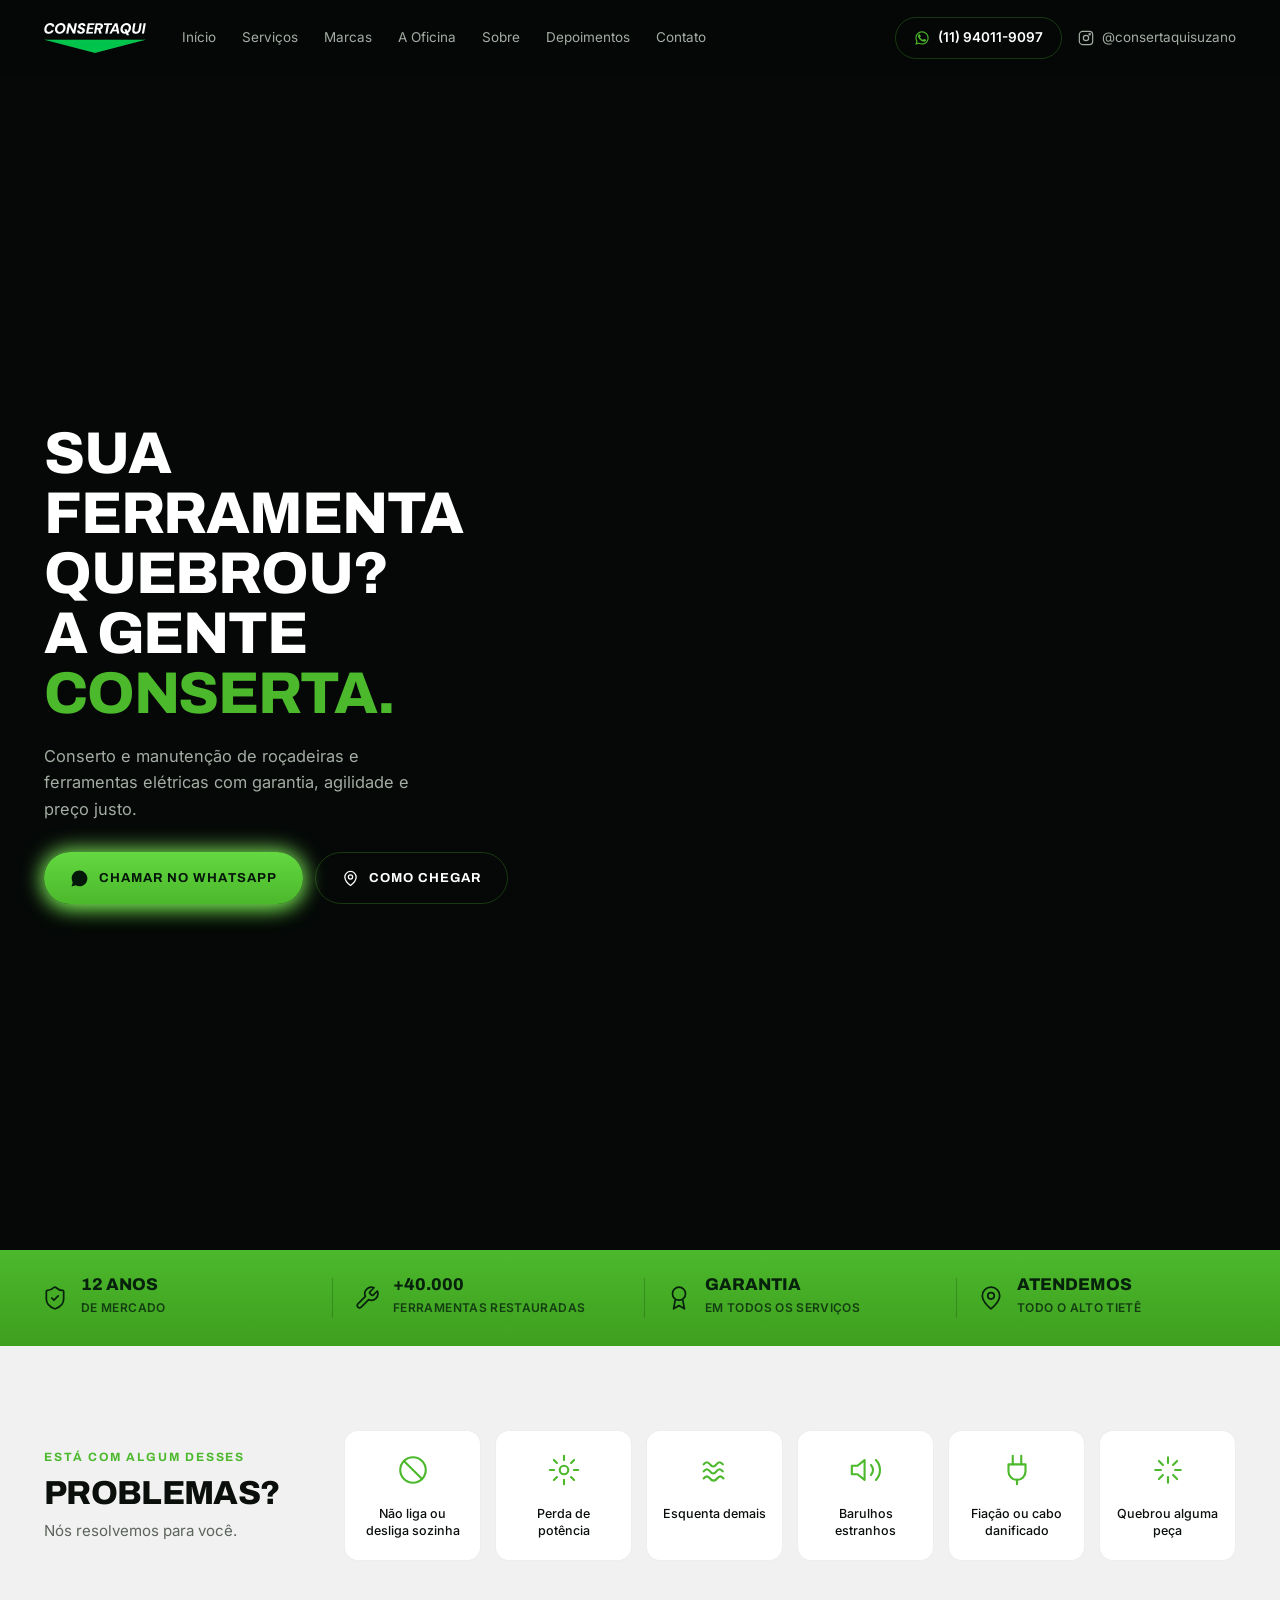
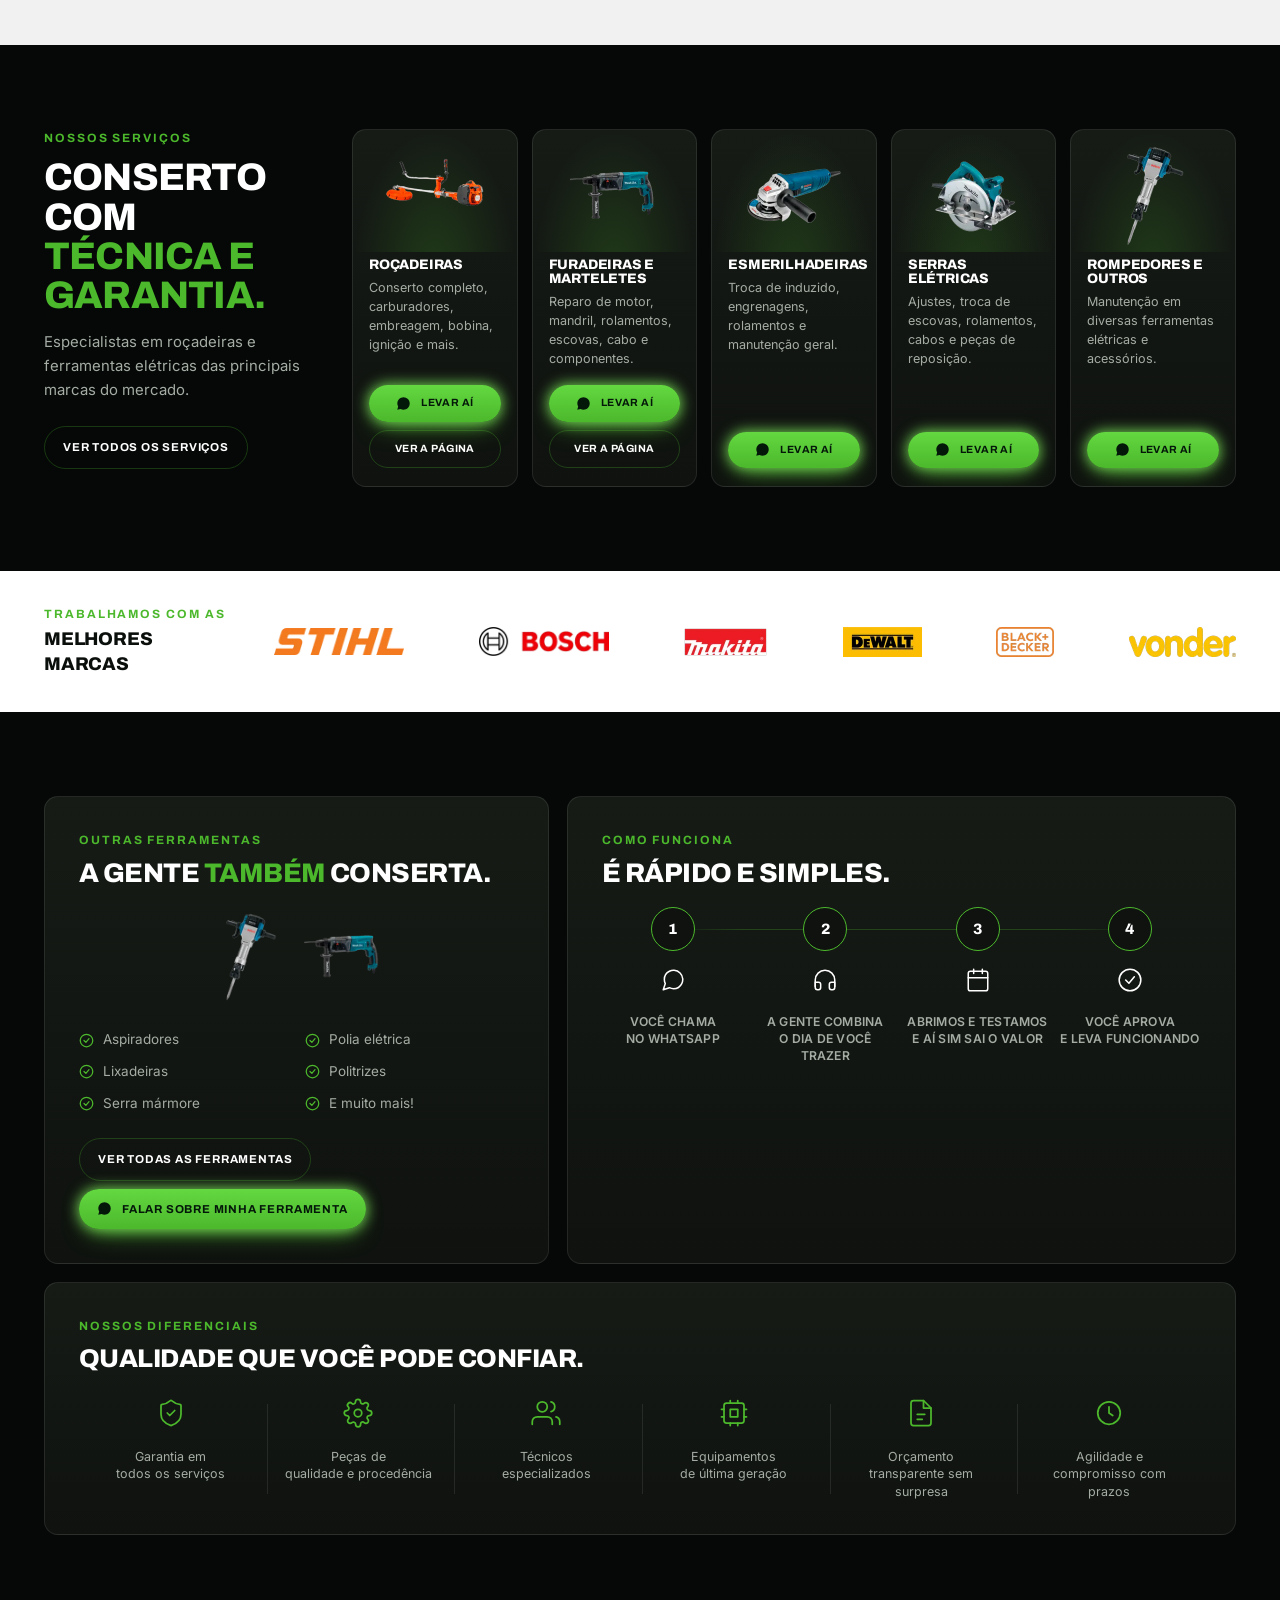
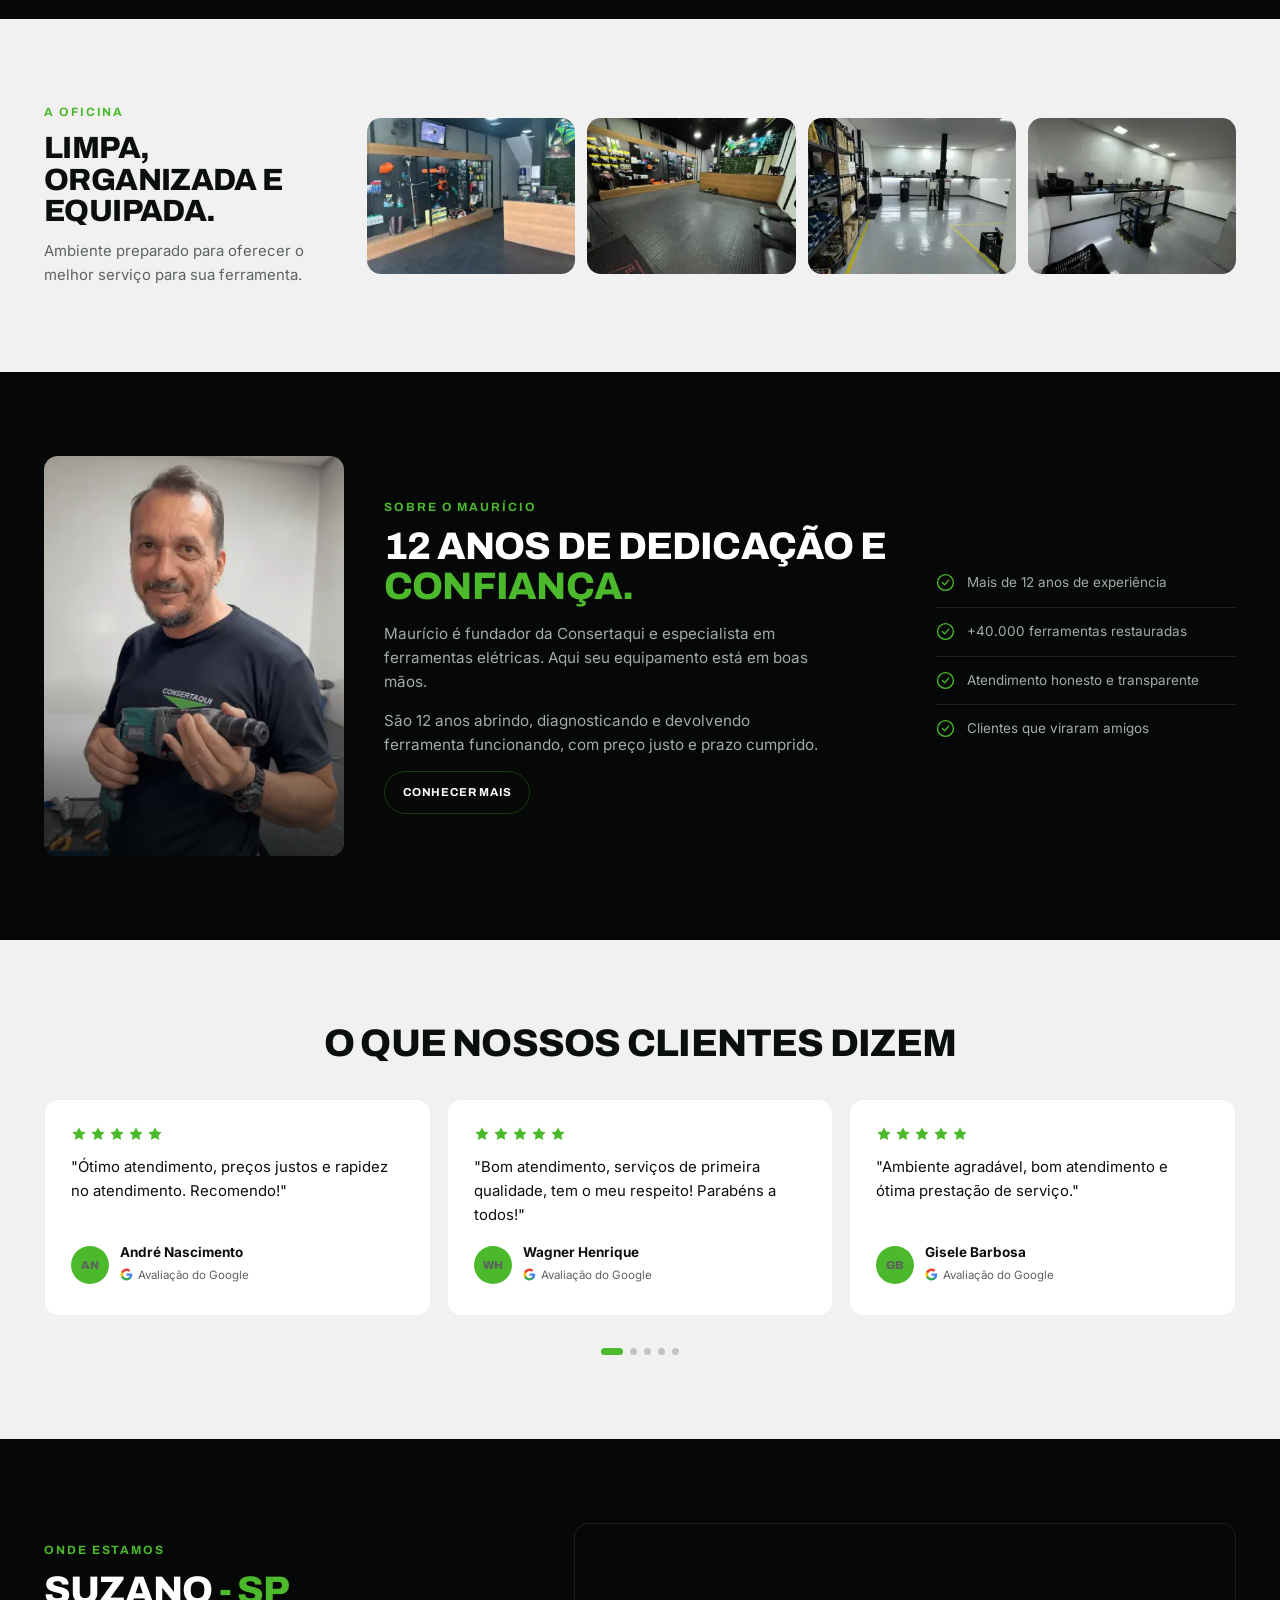
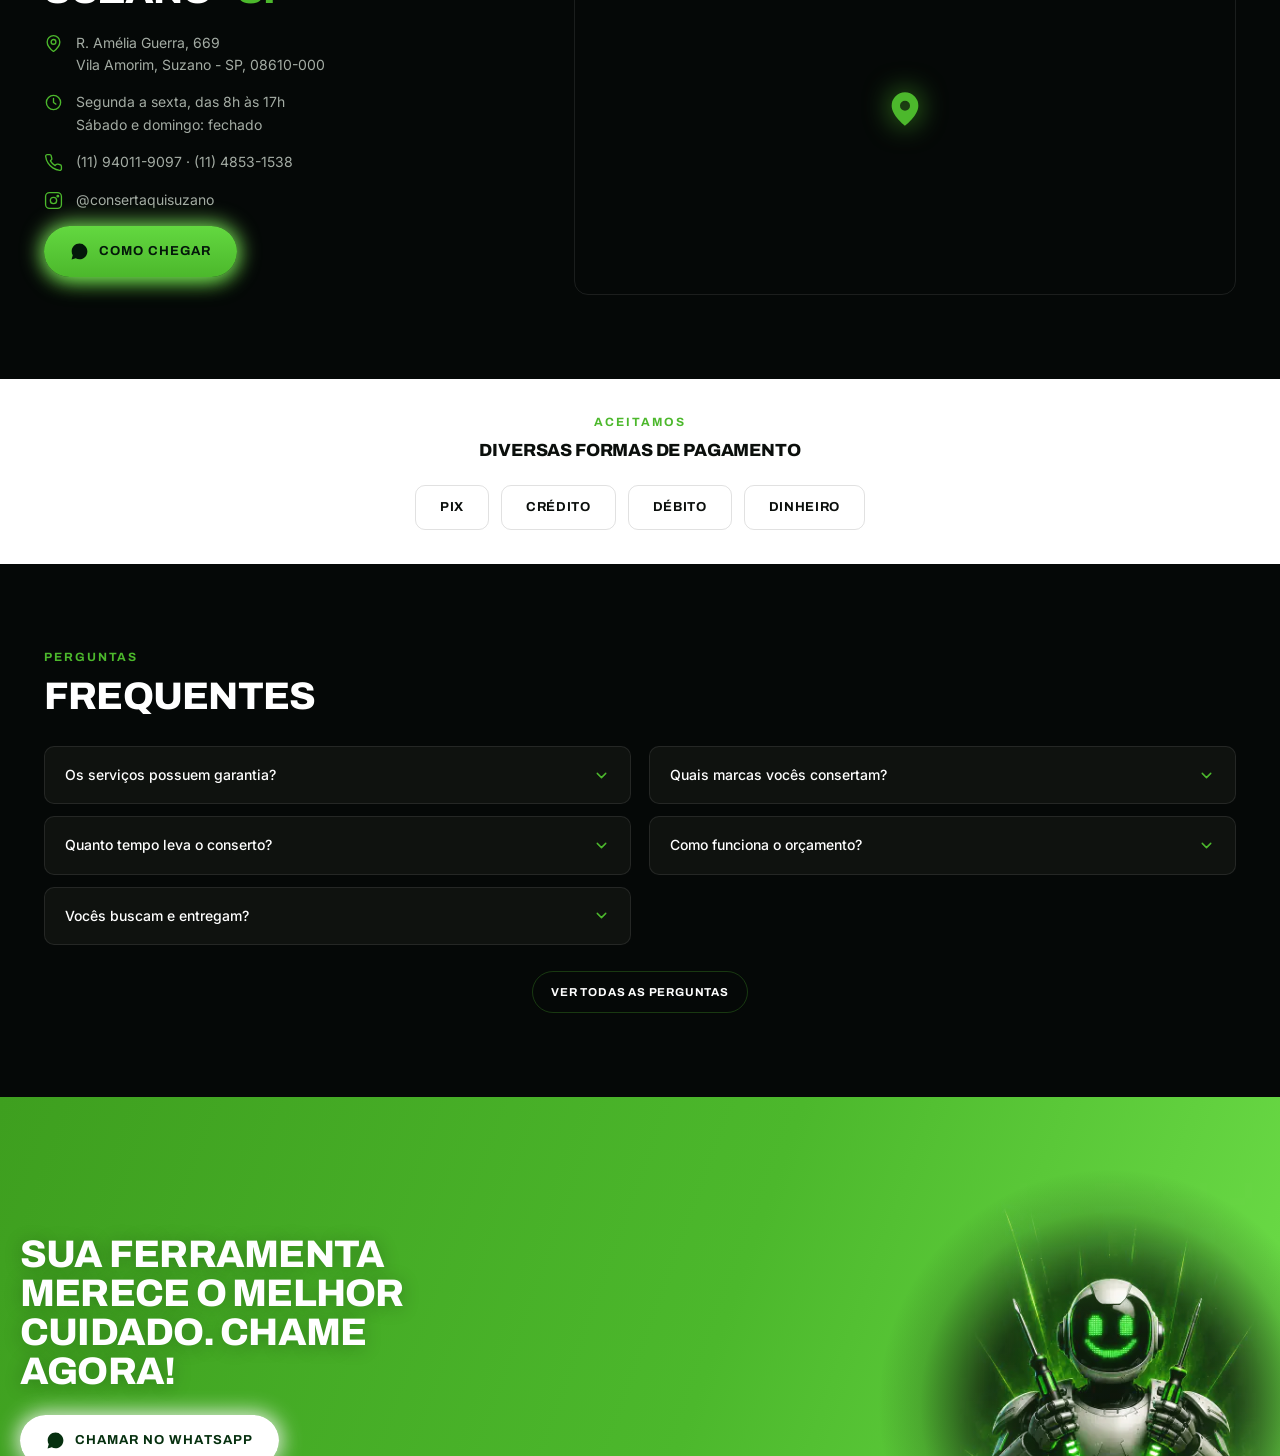
<file: index.html>
<!DOCTYPE html>
<html lang="pt-BR">
<head>
<meta charset="UTF-8">
<meta name="viewport" content="width=device-width, initial-scale=1">
<title>Conserto de Roçadeira em Suzano | Consertaqui</title>
<meta name="description" content="Conserto e manutenção de roçadeiras e ferramentas elétricas em Suzano e região. Todas as marcas, com garantia. Chame no WhatsApp e combine o dia de levar a sua.">
<link rel="canonical" href="https://www.consertaquisuzano.com.br/">
<meta name="theme-color" content="#050807">

<meta property="og:type" content="website">
<meta property="og:locale" content="pt_BR">
<meta property="og:site_name" content="Consertaqui">
<meta property="og:title" content="Conserto de Roçadeira em Suzano | Consertaqui">
<meta property="og:description" content="Conserto e manutenção de roçadeiras e ferramentas elétricas em Suzano e região. Todas as marcas, com garantia em todos os serviços.">
<meta property="og:url" content="https://www.consertaquisuzano.com.br/">
<meta property="og:image" content="https://www.consertaquisuzano.com.br/assets/img/hero-desktop.webp">

<link rel="icon" href="assets/img/logo.png">
<link rel="apple-touch-icon" href="assets/img/logo.png">

<link rel="preload" as="image" imagesrcset="assets/img/hero-desktop-800.webp 800w, assets/img/hero-desktop.webp 1400w" imagesizes="(min-width: 1241px) calc(50vw + 48px), 54vw" type="image/webp" media="(min-width: 861px)" fetchpriority="high">
<link rel="preload" as="image" imagesrcset="assets/img/hero-mobile-750.webp 750w, assets/img/hero-mobile.webp 900w" imagesizes="100vw" type="image/webp" media="(max-width: 860px)" fetchpriority="high">
<link rel="preload" as="font" type="font/woff2" href="assets/fonts/archivo-latin.woff2" crossorigin>
<link rel="preload" as="font" type="font/woff2" href="assets/fonts/inter-latin.woff2" crossorigin>
<link rel="stylesheet" href="assets/css/style.css">

<!-- Google tag (gtag.js) -->
<script async src="https://www.googletagmanager.com/gtag/js?id=AW-17736470012"></script>
<script>
  window.dataLayer = window.dataLayer || [];
  function gtag(){dataLayer.push(arguments);}
  gtag('js', new Date());
  gtag('config', 'AW-17736470012');
</script>
</head>
<body>
<svg aria-hidden="true" style="position:absolute;width:0;height:0;overflow:hidden"><symbol id="i1" viewBox="0 0 24 24"><path d="M17.47 14.38c-.3-.15-1.76-.87-2.03-.97-.27-.1-.47-.15-.67.15-.2.3-.77.96-.94 1.16-.17.2-.35.22-.65.07-.3-.15-1.26-.46-2.4-1.48-.89-.79-1.49-1.77-1.66-2.07-.17-.3-.02-.46.13-.61.13-.13.3-.35.45-.52.15-.17.2-.3.3-.5.1-.2.05-.37-.02-.52-.08-.15-.67-1.61-.92-2.2-.24-.58-.49-.5-.67-.51h-.57c-.2 0-.52.07-.79.37-.27.3-1.04 1.01-1.04 2.47s1.06 2.86 1.21 3.06c.15.2 2.1 3.2 5.08 4.49.71.3 1.26.49 1.69.63.71.22 1.36.19 1.87.12.57-.09 1.76-.72 2.01-1.41.25-.7.25-1.29.17-1.42-.07-.12-.27-.2-.57-.35z"/><path d="M12.04 2C6.58 2 2.13 6.45 2.13 11.91c0 1.75.46 3.45 1.32 4.95L2 22l5.25-1.38a9.87 9.87 0 0 0 4.79 1.22h.01c5.46 0 9.91-4.45 9.91-9.91 0-2.65-1.03-5.14-2.9-7.01A9.82 9.82 0 0 0 12.04 2zm0 18.13h-.01a8.2 8.2 0 0 1-4.18-1.15l-.3-.18-3.11.82.83-3.04-.2-.31a8.19 8.19 0 0 1-1.26-4.37c0-4.54 3.7-8.23 8.24-8.23 2.2 0 4.27.86 5.82 2.42a8.18 8.18 0 0 1 2.41 5.82c0 4.54-3.7 8.22-8.25 8.22z"/></symbol><symbol id="i2" viewBox="0 0 24 24"><path d="M12.04 2C6.58 2 2.13 6.45 2.13 11.91c0 1.75.46 3.45 1.32 4.95L2 22l5.25-1.38a9.87 9.87 0 0 0 4.79 1.22c5.46 0 9.91-4.45 9.91-9.91 0-2.65-1.03-5.14-2.9-7.01A9.82 9.82 0 0 0 12.04 2zm5.43 12.38c-.3-.15-1.76-.87-2.03-.97-.27-.1-.47-.15-.67.15-.2.3-.77.96-.94 1.16-.17.2-.35.22-.65.07-.3-.15-1.26-.46-2.4-1.48-.89-.79-1.49-1.77-1.66-2.07-.17-.3-.02-.46.13-.61.13-.13.3-.35.45-.52.15-.17.2-.3.3-.5.1-.2.05-.37-.02-.52-.08-.15-.67-1.61-.92-2.2-.24-.58-.49-.5-.67-.51h-.57c-.2 0-.52.07-.79.37-.27.3-1.04 1.01-1.04 2.47s1.06 2.86 1.21 3.06c.15.2 2.1 3.2 5.08 4.49.71.3 1.26.49 1.69.63.71.22 1.36.19 1.87.12.57-.09 1.76-.72 2.01-1.41.25-.7.25-1.29.17-1.42-.07-.12-.27-.2-.57-.35z"/></symbol><symbol id="i3" viewBox="0 0 24 24"><path d="m12 2 3.1 6.3 6.9 1-5 4.9 1.2 6.8L12 17.8 5.8 21l1.2-6.8-5-4.9 6.9-1z"/></symbol><symbol id="i4" viewBox="0 0 48 48"><path fill="#4285F4" d="M45.12 24.5c0-1.56-.14-3.06-.4-4.5H24v8.51h11.84c-.51 2.75-2.06 5.08-4.39 6.64v5.52h7.11c4.16-3.83 6.56-9.47 6.56-16.17z"/><path fill="#34A853" d="M24 46c5.94 0 10.92-1.97 14.56-5.33l-7.11-5.52c-1.97 1.32-4.49 2.1-7.45 2.1-5.73 0-10.58-3.87-12.31-9.07H4.34v5.7C7.96 41.07 15.4 46 24 46z"/><path fill="#FBBC05" d="M11.69 28.18C11.25 26.86 11 25.45 11 24s.25-2.86.69-4.18v-5.7H4.34C2.85 17.09 2 20.45 2 24s.85 6.91 2.34 9.88l7.35-5.7z"/><path fill="#EA4335" d="M24 10.75c3.23 0 6.13 1.11 8.41 3.29l6.31-6.31C34.91 4.18 29.93 2 24 2 15.4 2 7.96 6.93 4.34 14.12l7.35 5.7c1.73-5.2 6.58-9.07 12.31-9.07z"/></symbol><symbol id="i5" viewBox="0 0 24 24"><path d="M22 16.92v3a2 2 0 0 1-2.18 2 19.79 19.79 0 0 1-8.63-3.07 19.5 19.5 0 0 1-6-6 19.79 19.79 0 0 1-3.07-8.67A2 2 0 0 1 4.11 2h3a2 2 0 0 1 2 1.72c.13.96.36 1.9.7 2.81a2 2 0 0 1-.45 2.11L8.09 9.91a16 16 0 0 0 6 6l1.27-1.27a2 2 0 0 1 2.11-.45c.9.34 1.85.57 2.81.7A2 2 0 0 1 22 16.92z"/></symbol></svg>

<!-- ====================================================== HEADER ====== -->
<header class="head" id="head">
  <div class="wrap head__in">
    <a href="#topo" class="head__logo" aria-label="Consertaqui, página inicial">
      <img src="assets/img/logo-v2.webp" alt="Consertaqui" width="102" height="30">
    </a>

    <nav class="nav" aria-label="Navegação principal">
      <a href="#topo">Início</a>
      <a href="#servicos">Serviços</a>
      <a href="#marcas">Marcas</a>
      <a href="#oficina">A Oficina</a>
      <a href="#sobre">Sobre</a>
      <a href="#depoimentos">Depoimentos</a>
      <a href="#contato">Contato</a>
    </nav>

    <div class="head__side">
      <a href="https://wa.me/5511940119097" class="head__wa" data-wa="Olá! Vim pelo site da Consertaqui e queria combinar de levar minha ferramenta aí." target="_blank" rel="noopener">
        <svg viewBox="0 0 24 24" fill="currentColor" aria-hidden="true"><use href="#i1"/></svg>
        (11) 94011-9097
      </a>
      <a href="https://www.instagram.com/consertaquisuzano/" class="head__ig" target="_blank" rel="noopener">
        <svg viewBox="0 0 24 24" fill="none" stroke="currentColor" stroke-width="1.8" stroke-linecap="round" stroke-linejoin="round" aria-hidden="true"><rect x="2" y="2" width="20" height="20" rx="5"/><circle cx="12" cy="12" r="4"/><circle cx="17.5" cy="6.5" r="1"/></svg>
        @consertaquisuzano
      </a>
      <button class="burger" id="burger" aria-label="Abrir menu" aria-expanded="false" aria-controls="menu"><span></span></button>
    </div>
  </div>

  <div class="menu" id="menu">
    <div class="menu__in"><div>
      <a href="#servicos">Serviços</a>
      <a href="#marcas">Marcas</a>
      <a href="#outras">Outras Ferramentas</a>
      <a href="conserto-de-rocadeira/">Conserto de Roçadeira</a>
      <a href="conserto-de-compressor-de-ar/">Conserto de Compressor de Ar</a>
      <a href="conserto-de-martelete-e-furadeira/">Martelete e Furadeira</a>
      <a href="ferramentas-eletricas/">Ferramentas Elétricas</a>
      <a href="#oficina">A Oficina</a>
      <a href="#sobre">Sobre</a>
      <a href="#depoimentos">Depoimentos</a>
      <a href="#faq">Perguntas Frequentes</a>
      <a href="#contato">Onde Estamos</a>
      <a class="btn btn--wa btn--block btn--pulso" data-wa="Olá! Vim pelo site da Consertaqui e queria combinar de levar minha ferramenta aí." href="https://wa.me/5511940119097">
        <svg viewBox="0 0 24 24" fill="currentColor" aria-hidden="true"><use href="#i1"/></svg>
        Chamar no WhatsApp
      </a>
    </div></div>
  </div>
</header>

<main id="topo">

<!-- ======================================================== HERO ====== -->
<section class="hero">
  <div class="wrap hero__grid">
    <div class="hero__copy">
      <h1>Sua ferramenta<br>quebrou?<br>A gente <span class="g">conserta.</span></h1>

      <p class="hero__sub">Conserto e manutenção de roçadeiras e ferramentas elétricas com garantia, agilidade e preço justo.</p>

      <div class="hero__cta">
        <a class="btn btn--wa btn--pulso" data-wa="Olá! Minha ferramenta parou e queria combinar de levar aí." href="https://wa.me/5511940119097">
          <svg viewBox="0 0 24 24" fill="currentColor" aria-hidden="true"><use href="#i2"/></svg>
          Chamar no WhatsApp
        </a>
        <a class="btn btn--ghost" href="https://maps.google.com/?q=R.+Am%C3%A9lia+Guerra,+669,+Vila+Amorim,+Suzano+SP" target="_blank" rel="noopener">
          <svg viewBox="0 0 24 24" fill="none" stroke="currentColor" stroke-width="1.8" stroke-linecap="round" stroke-linejoin="round" aria-hidden="true"><path d="M20 10c0 6-8 12-8 12s-8-6-8-12a8 8 0 0 1 16 0z"/><circle cx="12" cy="10" r="3"/></svg>
          Como chegar
        </a>
      </div>
    </div>

    <div class="hero__art">
      <picture>
        <source srcset="assets/img/hero-mobile-750.webp 750w, assets/img/hero-mobile.webp 900w" sizes="100vw" media="(max-width: 860px)" type="image/webp">
        <img src="assets/img/hero-desktop-800.webp" srcset="assets/img/hero-desktop-800.webp 800w, assets/img/hero-desktop.webp 1400w" sizes="(min-width: 1241px) calc(50vw + 48px), 54vw" alt="Mascote da Consertaqui com duas chaves de fenda em frente a loja em Suzano" width="1400" height="933" fetchpriority="high" decoding="async">
      </picture>
    </div>
  </div>
</section>

<!-- ======================================================= SELOS ====== -->
<section class="selos">
  <div class="wrap selos__in">
    <div class="selo" data-rv>
      <svg viewBox="0 0 24 24" fill="none" stroke="currentColor" stroke-linecap="round" stroke-linejoin="round" aria-hidden="true"><path d="M20 13c0 5-3.5 7.5-7.66 8.95a1 1 0 0 1-.67-.01C7.5 20.5 4 18 4 13V6a1 1 0 0 1 1-1c2 0 4.5-1.2 6.24-2.72a1.17 1.17 0 0 1 1.52 0C14.51 3.81 17 5 19 5a1 1 0 0 1 1 1z"/><path d="m9 12 2 2 4-4"/></svg>
      <div><b>12 anos</b><span>de mercado</span></div>
    </div>
    <div class="selo" data-rv style="--d:80ms">
      <svg viewBox="0 0 24 24" fill="none" stroke="currentColor" stroke-linecap="round" stroke-linejoin="round" aria-hidden="true"><path d="M14.7 6.3a1 1 0 0 0 0 1.4l1.6 1.6a1 1 0 0 0 1.4 0l3.77-3.77a6 6 0 0 1-7.94 7.94l-6.91 6.91a2.12 2.12 0 0 1-3-3l6.91-6.91a6 6 0 0 1 7.94-7.94z"/></svg>
      <div><b>+40.000</b><span>ferramentas restauradas</span></div>
    </div>
    <div class="selo" data-rv style="--d:160ms">
      <svg viewBox="0 0 24 24" fill="none" stroke="currentColor" stroke-linecap="round" stroke-linejoin="round" aria-hidden="true"><circle cx="12" cy="8" r="6"/><path d="M15.48 13.89 17 22l-5-3-5 3 1.52-8.11"/></svg>
      <div><b>Garantia</b><span>em todos os serviços</span></div>
    </div>
    <div class="selo" data-rv style="--d:240ms">
      <svg viewBox="0 0 24 24" fill="none" stroke="currentColor" stroke-linecap="round" stroke-linejoin="round" aria-hidden="true"><path d="M20 10c0 6-8 12-8 12s-8-6-8-12a8 8 0 0 1 16 0z"/><circle cx="12" cy="10" r="3"/></svg>
      <div><b>Atendemos</b><span>todo o Alto Tietê</span></div>
    </div>
  </div>
</section>

<!-- ==================================================== PROBLEMAS ===== -->
<section class="sec sec--light probs" id="problemas">
  <div class="wrap probs__in">
    <div class="probs__head" data-rv>
      <div class="eyebrow">Está com algum desses</div>
      <h2>Problemas?</h2>
      <p>Nós resolvemos para você.</p>
    </div>

    <div class="probs__grid">
      <a class="prob" data-rv data-wa="Olá! Vim pelo site. Minha ferramenta não liga ou desliga sozinha. Queria combinar de levar aí." href="https://wa.me/5511940119097">
        <svg viewBox="0 0 24 24" fill="none" stroke="currentColor" stroke-linecap="round" stroke-linejoin="round" aria-hidden="true"><circle cx="12" cy="12" r="9"/><path d="m5.6 5.6 12.8 12.8"/></svg>
        <span>Não liga ou desliga sozinha</span>
      </a>
      <a class="prob" data-rv style="--d:60ms" data-wa="Olá! Vim pelo site. Minha ferramenta está com perda de potência. Queria combinar de levar aí." href="https://wa.me/5511940119097">
        <svg viewBox="0 0 24 24" fill="none" stroke="currentColor" stroke-linecap="round" stroke-linejoin="round" aria-hidden="true"><circle cx="12" cy="12" r="3"/><path d="M12 2v3M12 19v3M2 12h3M19 12h3M4.9 4.9l2.1 2.1M17 17l2.1 2.1M19.1 4.9 17 7M7 17l-2.1 2.1"/></svg>
        <span>Perda de potência</span>
      </a>
      <a class="prob" data-rv style="--d:120ms" data-wa="Olá! Vim pelo site. Minha ferramenta está esquentando demais. Queria combinar de levar aí." href="https://wa.me/5511940119097">
        <svg viewBox="0 0 24 24" fill="none" stroke="currentColor" stroke-linecap="round" stroke-linejoin="round" aria-hidden="true"><path d="M4 18c1.5-2 3-2 4.5 0S12 20 13.5 18s3-2 4.5 0"/><path d="M4 13c1.5-2 3-2 4.5 0s3 2 4.5 0 3-2 4.5 0"/><path d="M4 8c1.5-2 3-2 4.5 0s3 2 4.5 0 3-2 4.5 0"/></svg>
        <span>Esquenta demais</span>
      </a>
      <a class="prob" data-rv style="--d:180ms" data-wa="Olá! Vim pelo site. Minha ferramenta está fazendo barulhos estranhos. Queria combinar de levar aí." href="https://wa.me/5511940119097">
        <svg viewBox="0 0 24 24" fill="none" stroke="currentColor" stroke-linecap="round" stroke-linejoin="round" aria-hidden="true"><path d="M11 5 6 9H2v6h4l5 4z"/><path d="M15.5 8.5a5 5 0 0 1 0 7"/><path d="M19 5a10 10 0 0 1 0 14"/></svg>
        <span>Barulhos estranhos</span>
      </a>
      <a class="prob" data-rv style="--d:240ms" data-wa="Olá! Vim pelo site. Minha ferramenta está com a fiação ou o cabo danificado. Queria combinar de levar aí." href="https://wa.me/5511940119097">
        <svg viewBox="0 0 24 24" fill="none" stroke="currentColor" stroke-linecap="round" stroke-linejoin="round" aria-hidden="true"><path d="M9 2v6M15 2v6"/><path d="M18 8v5a6 6 0 0 1-6 6 6 6 0 0 1-6-6V8z"/><path d="M12 19v3"/></svg>
        <span>Fiação ou cabo danificado</span>
      </a>
      <a class="prob" data-rv style="--d:300ms" data-wa="Olá! Vim pelo site. Minha ferramenta quebrou uma peça. Queria combinar de levar aí." href="https://wa.me/5511940119097">
        <svg viewBox="0 0 24 24" fill="none" stroke="currentColor" stroke-linecap="round" stroke-linejoin="round" aria-hidden="true"><path d="M12 3v4M12 17v4M5.6 5.6l2.8 2.8M15.6 15.6l2.8 2.8M3 12h4M17 12h4M5.6 18.4l2.8-2.8M15.6 8.4l2.8-2.8"/></svg>
        <span>Quebrou alguma peça</span>
      </a>
    </div>
  </div>
</section>

<!-- ===================================================== SERVIÇOS ===== -->
<section class="sec sec--dark serv" id="servicos">
  <div class="wrap serv__in">
    <div class="serv__head" data-rv>
      <div class="eyebrow">Nossos serviços</div>
      <h2>Conserto com<br><span class="g">técnica e garantia.</span></h2>
      <p class="lead">Especialistas em roçadeiras e ferramentas elétricas das principais marcas do mercado.</p>
      <a class="btn btn--ghost btn--sm" href="#outras">Ver todos os serviços</a>
    </div>

    <div class="serv__grid">
      <article class="card-serv" data-rv>
        <div class="card-serv__img"><img src="assets/img/serv-rocadeira-200.webp" srcset="assets/img/serv-rocadeira-200.webp 200w, assets/img/serv-rocadeira-300.webp 300w" sizes="100px" alt="Conserto de roçadeira em Suzano" width="200" height="200" loading="lazy" decoding="async"></div>
        <div class="card-serv__body">
          <h3>Roçadeiras</h3>
          <p>Conserto completo, carburadores, embreagem, bobina, ignição e mais.</p>
          <div class="acoes"><a class="btn btn--wa btn--sm" data-wa="Olá! Vim pelo site. Queria combinar de levar aí pra conserto de *roçadeira*." href="https://wa.me/5511940119097"><svg viewBox="0 0 24 24" fill="currentColor" aria-hidden="true"><use href="#i2"/></svg>Levar aí</a><a class="btn btn--ghost btn--sm" href="conserto-de-rocadeira/">Ver a página</a></div>
        </div>
      </article>

      <article class="card-serv" data-rv style="--d:70ms">
        <div class="card-serv__img"><img src="assets/img/serv-furadeira-200.webp" srcset="assets/img/serv-furadeira-200.webp 200w, assets/img/serv-furadeira-300.webp 300w" sizes="100px" alt="Conserto de furadeira e martelete em Suzano" width="200" height="200" loading="lazy" decoding="async"></div>
        <div class="card-serv__body">
          <h3>Furadeiras e marteletes</h3>
          <p>Reparo de motor, mandril, rolamentos, escovas, cabo e componentes.</p>
          <div class="acoes"><a class="btn btn--wa btn--sm" data-wa="Olá! Vim pelo site. Queria combinar de levar aí pra conserto de *furadeira ou martelete*." href="https://wa.me/5511940119097"><svg viewBox="0 0 24 24" fill="currentColor" aria-hidden="true"><use href="#i2"/></svg>Levar aí</a><a class="btn btn--ghost btn--sm" href="conserto-de-martelete-e-furadeira/">Ver a página</a></div>
        </div>
      </article>

      <article class="card-serv" data-rv style="--d:140ms">
        <div class="card-serv__img"><img src="assets/img/serv-esmerilhadeira-200.webp" srcset="assets/img/serv-esmerilhadeira-200.webp 200w, assets/img/serv-esmerilhadeira-300.webp 300w" sizes="100px" alt="Conserto de esmerilhadeira em Suzano" width="200" height="200" loading="lazy" decoding="async"></div>
        <div class="card-serv__body">
          <h3>Esmerilhadeiras</h3>
          <p>Troca de induzido, engrenagens, rolamentos e manutenção geral.</p>
          <a class="btn btn--wa btn--sm" data-wa="Olá! Vim pelo site. Queria combinar de levar aí pra conserto de *esmerilhadeira*." href="https://wa.me/5511940119097"><svg viewBox="0 0 24 24" fill="currentColor" aria-hidden="true"><use href="#i2"/></svg>Levar aí</a>
        </div>
      </article>

      <article class="card-serv" data-rv style="--d:210ms">
        <div class="card-serv__img"><img src="assets/img/serv-serra-200.webp" srcset="assets/img/serv-serra-200.webp 200w, assets/img/serv-serra-300.webp 300w" sizes="100px" alt="Conserto de serra elétrica em Suzano" width="200" height="200" loading="lazy" decoding="async"></div>
        <div class="card-serv__body">
          <h3>Serras elétricas</h3>
          <p>Ajustes, troca de escovas, rolamentos, cabos e peças de reposição.</p>
          <a class="btn btn--wa btn--sm" data-wa="Olá! Vim pelo site. Queria combinar de levar aí pra conserto de *serra elétrica*." href="https://wa.me/5511940119097"><svg viewBox="0 0 24 24" fill="currentColor" aria-hidden="true"><use href="#i2"/></svg>Levar aí</a>
        </div>
      </article>

      <article class="card-serv" data-rv style="--d:280ms">
        <div class="card-serv__img"><img src="assets/img/serv-rompedor-200.webp" srcset="assets/img/serv-rompedor-200.webp 200w, assets/img/serv-rompedor-300.webp 300w" sizes="100px" alt="Conserto de rompedor e outras ferramentas em Suzano" width="200" height="200" loading="lazy" decoding="async"></div>
        <div class="card-serv__body">
          <h3>Rompedores e outros</h3>
          <p>Manutenção em diversas ferramentas elétricas e acessórios.</p>
          <a class="btn btn--wa btn--sm" data-wa="Olá! Vim pelo site. Queria combinar de levar aí pra conserto de *rompedor*." href="https://wa.me/5511940119097"><svg viewBox="0 0 24 24" fill="currentColor" aria-hidden="true"><use href="#i2"/></svg>Levar aí</a>
        </div>
      </article>
    </div>
  </div>
</section>

<!-- ======================================================= MARCAS ===== -->
<section class="marcas" id="marcas">
  <div class="wrap marcas__in">
    <div class="marcas__label" data-rv>
      <div class="eyebrow">Trabalhamos com as</div>
      <b>Melhores marcas</b>
    </div>
    <div class="marcas__list" data-rv style="--d:80ms">
      <img src="assets/img/marcas/stihl-v2.webp" alt="Stihl" width="288" height="60" loading="lazy" decoding="async">
      <img src="assets/img/marcas/bosch-v2.webp" alt="Bosch" width="268" height="60" loading="lazy" decoding="async">
      <img src="assets/img/marcas/makita-v2.webp" alt="Makita" width="170" height="60" loading="lazy" decoding="async">
      <img src="assets/img/marcas/dewalt-v2.webp" alt="DeWalt" width="158" height="60" loading="lazy" decoding="async">
      <img src="assets/img/marcas/black-decker-v2.webp" alt="Black and Decker" width="116" height="60" loading="lazy" decoding="async">
      <img src="assets/img/marcas/vonder-v2.webp" alt="Vonder" width="214" height="60" loading="lazy" decoding="async">
    </div>
  </div>
</section>

<!-- ======================================= OUTRAS + COMO FUNCIONA ===== -->
<section class="sec sec--dark" id="outras">
  <div class="wrap">
    <div class="duo">

      <div class="painel" data-rv>
        <div class="eyebrow">Outras ferramentas</div>
        <h2>A gente <span class="g">também</span> conserta.</h2>
        <div class="outras__art">
          <img src="assets/img/serv-rompedor-200.webp" srcset="assets/img/serv-rompedor-200.webp 200w, assets/img/serv-rompedor-300.webp 300w" sizes="88px" alt="" aria-hidden="true" width="200" height="200" loading="lazy" decoding="async">
          <img src="assets/img/serv-furadeira-200.webp" srcset="assets/img/serv-furadeira-200.webp 200w, assets/img/serv-furadeira-300.webp 300w" sizes="88px" alt="" aria-hidden="true" width="200" height="200" loading="lazy" decoding="async">
        </div>
        <ul class="outras__list">
          <li><svg viewBox="0 0 24 24" fill="none" stroke="currentColor" stroke-width="2" stroke-linecap="round" stroke-linejoin="round" aria-hidden="true"><circle cx="12" cy="12" r="10"/><path d="m8 12 3 3 5-6"/></svg>Aspiradores</li>
          <li><svg viewBox="0 0 24 24" fill="none" stroke="currentColor" stroke-width="2" stroke-linecap="round" stroke-linejoin="round" aria-hidden="true"><circle cx="12" cy="12" r="10"/><path d="m8 12 3 3 5-6"/></svg>Polia elétrica</li>
          <li><svg viewBox="0 0 24 24" fill="none" stroke="currentColor" stroke-width="2" stroke-linecap="round" stroke-linejoin="round" aria-hidden="true"><circle cx="12" cy="12" r="10"/><path d="m8 12 3 3 5-6"/></svg>Lixadeiras</li>
          <li><svg viewBox="0 0 24 24" fill="none" stroke="currentColor" stroke-width="2" stroke-linecap="round" stroke-linejoin="round" aria-hidden="true"><circle cx="12" cy="12" r="10"/><path d="m8 12 3 3 5-6"/></svg>Politrizes</li>
          <li><svg viewBox="0 0 24 24" fill="none" stroke="currentColor" stroke-width="2" stroke-linecap="round" stroke-linejoin="round" aria-hidden="true"><circle cx="12" cy="12" r="10"/><path d="m8 12 3 3 5-6"/></svg>Serra mármore</li>
          <li><svg viewBox="0 0 24 24" fill="none" stroke="currentColor" stroke-width="2" stroke-linecap="round" stroke-linejoin="round" aria-hidden="true"><circle cx="12" cy="12" r="10"/><path d="m8 12 3 3 5-6"/></svg>E muito mais!</li>
        </ul>
        <div class="acoes"><a class="btn btn--ghost btn--sm" href="ferramentas-eletricas/">Ver todas as ferramentas</a><a class="btn btn--wa btn--sm" data-wa="Olá! Vim pelo site. Vocês consertam a minha ferramenta? Ela é uma:" href="https://wa.me/5511940119097"><svg viewBox="0 0 24 24" fill="currentColor" aria-hidden="true"><use href="#i2"/></svg>Falar sobre minha ferramenta</a></div>
      </div>

      <div class="painel" data-rv style="--d:120ms">
        <div class="eyebrow">Como funciona</div>
        <h2>É rápido e simples.</h2>
        <div class="passos">
          <div class="passo">
            <div class="passo__n">1</div>
            <svg class="passo__ico" viewBox="0 0 24 24" fill="none" stroke="currentColor" stroke-linecap="round" stroke-linejoin="round" aria-hidden="true"><path d="M21 11.5a8.38 8.38 0 0 1-.9 3.8 8.5 8.5 0 0 1-7.6 4.7 8.38 8.38 0 0 1-3.8-.9L3 21l1.9-5.7a8.38 8.38 0 0 1-.9-3.8 8.5 8.5 0 0 1 4.7-7.6 8.38 8.38 0 0 1 3.8-.9h.5a8.48 8.48 0 0 1 8 8z"/></svg>
            <p>Você chama<br>no WhatsApp</p>
          </div>
          <div class="passo">
            <div class="passo__n">2</div>
            <svg class="passo__ico" viewBox="0 0 24 24" fill="none" stroke="currentColor" stroke-linecap="round" stroke-linejoin="round" aria-hidden="true"><path d="M3 18v-6a9 9 0 0 1 18 0v6"/><path d="M21 19a2 2 0 0 1-2 2h-1a2 2 0 0 1-2-2v-3a2 2 0 0 1 2-2h3zM3 19a2 2 0 0 0 2 2h1a2 2 0 0 0 2-2v-3a2 2 0 0 0-2-2H3z"/></svg>
            <p>A gente combina<br>o dia de você trazer</p>
          </div>
          <div class="passo">
            <div class="passo__n">3</div>
            <svg class="passo__ico" viewBox="0 0 24 24" fill="none" stroke="currentColor" stroke-linecap="round" stroke-linejoin="round" aria-hidden="true"><rect x="3" y="4" width="18" height="18" rx="2"/><path d="M16 2v4M8 2v4M3 10h18"/></svg>
            <p>Abrimos e testamos<br>e aí sim sai o valor</p>
          </div>
          <div class="passo">
            <div class="passo__n">4</div>
            <svg class="passo__ico" viewBox="0 0 24 24" fill="none" stroke="currentColor" stroke-linecap="round" stroke-linejoin="round" aria-hidden="true"><circle cx="12" cy="12" r="10"/><path d="m8 12 3 3 5-6"/></svg>
            <p>Você aprova<br>e leva funcionando</p>
          </div>
        </div>
      </div>

    </div>

    <div class="painel difs" data-rv>
      <div class="eyebrow">Nossos diferenciais</div>
      <h2>Qualidade que você pode confiar.</h2>
      <div class="difs__grid">
        <div class="dif">
          <svg viewBox="0 0 24 24" fill="none" stroke="currentColor" stroke-linecap="round" stroke-linejoin="round" aria-hidden="true"><path d="M20 13c0 5-3.5 7.5-7.66 8.95a1 1 0 0 1-.67-.01C7.5 20.5 4 18 4 13V6a1 1 0 0 1 1-1c2 0 4.5-1.2 6.24-2.72a1.17 1.17 0 0 1 1.52 0C14.51 3.81 17 5 19 5a1 1 0 0 1 1 1z"/><path d="m9 12 2 2 4-4"/></svg>
          <span>Garantia em<br>todos os serviços</span>
        </div>
        <div class="dif">
          <svg viewBox="0 0 24 24" fill="none" stroke="currentColor" stroke-linecap="round" stroke-linejoin="round" aria-hidden="true"><circle cx="12" cy="12" r="3"/><path d="M19.4 15a1.65 1.65 0 0 0 .33 1.82l.06.06a2 2 0 1 1-2.83 2.83l-.06-.06a1.65 1.65 0 0 0-1.82-.33 1.65 1.65 0 0 0-1 1.51V21a2 2 0 1 1-4 0v-.09A1.65 1.65 0 0 0 9 19.4a1.65 1.65 0 0 0-1.82.33l-.06.06a2 2 0 1 1-2.83-2.83l.06-.06A1.65 1.65 0 0 0 4.6 15a1.65 1.65 0 0 0-1.51-1H3a2 2 0 1 1 0-4h.09A1.65 1.65 0 0 0 4.6 9a1.65 1.65 0 0 0-.33-1.82l-.06-.06a2 2 0 1 1 2.83-2.83l.06.06A1.65 1.65 0 0 0 9 4.6 1.65 1.65 0 0 0 10 3.09V3a2 2 0 1 1 4 0v.09a1.65 1.65 0 0 0 1 1.51 1.65 1.65 0 0 0 1.82-.33l.06-.06a2 2 0 1 1 2.83 2.83l-.06.06A1.65 1.65 0 0 0 19.4 9V9a1.65 1.65 0 0 0 1.51 1H21a2 2 0 1 1 0 4h-.09a1.65 1.65 0 0 0-1.51 1z"/></svg>
          <span>Peças de<br>qualidade e procedência</span>
        </div>
        <div class="dif">
          <svg viewBox="0 0 24 24" fill="none" stroke="currentColor" stroke-linecap="round" stroke-linejoin="round" aria-hidden="true"><path d="M17 21v-2a4 4 0 0 0-4-4H5a4 4 0 0 0-4 4v2"/><circle cx="9" cy="7" r="4"/><path d="M23 21v-2a4 4 0 0 0-3-3.87M16 3.13a4 4 0 0 1 0 7.75"/></svg>
          <span>Técnicos<br>especializados</span>
        </div>
        <div class="dif">
          <svg viewBox="0 0 24 24" fill="none" stroke="currentColor" stroke-linecap="round" stroke-linejoin="round" aria-hidden="true"><rect x="4" y="4" width="16" height="16" rx="2"/><rect x="9" y="9" width="6" height="6"/><path d="M9 2v2M15 2v2M9 20v2M15 20v2M2 9h2M2 15h2M20 9h2M20 15h2"/></svg>
          <span>Equipamentos<br>de última geração</span>
        </div>
        <div class="dif">
          <svg viewBox="0 0 24 24" fill="none" stroke="currentColor" stroke-linecap="round" stroke-linejoin="round" aria-hidden="true"><path d="M14 2H6a2 2 0 0 0-2 2v16a2 2 0 0 0 2 2h12a2 2 0 0 0 2-2V8z"/><path d="M14 2v6h6M9 13h6M9 17h4"/></svg>
          <span>Orçamento<br>transparente sem surpresa</span>
        </div>
        <div class="dif">
          <svg viewBox="0 0 24 24" fill="none" stroke="currentColor" stroke-linecap="round" stroke-linejoin="round" aria-hidden="true"><circle cx="12" cy="12" r="9"/><path d="M12 7v5l3 2"/></svg>
          <span>Agilidade e<br>compromisso com prazos</span>
        </div>
      </div>
    </div>
  </div>
</section>

<!-- ====================================================== OFICINA ===== -->
<section class="sec sec--light of" id="oficina">
  <div class="wrap of__in">
    <div class="of__head" data-rv>
      <div class="eyebrow">A oficina</div>
      <h2>Limpa, organizada e equipada.</h2>
      <p>Ambiente preparado para oferecer o melhor serviço para sua ferramenta.</p>
    </div>
    <div class="of__grid">
      <figure data-rv><img src="assets/img/oficina-01-320.webp" srcset="assets/img/oficina-01-320.webp 320w, assets/img/oficina-01.webp 600w" sizes="(max-width: 620px) 78vw, (max-width: 1100px) 23vw, 208px" alt="Balcão de atendimento da Consertaqui em Suzano" loading="lazy" decoding="async"></figure>
      <figure data-rv style="--d:80ms"><img src="assets/img/oficina-02-320.webp" srcset="assets/img/oficina-02-320.webp 320w, assets/img/oficina-02.webp 600w" sizes="(max-width: 620px) 78vw, (max-width: 1100px) 23vw, 208px" alt="Interior da loja Consertaqui com peças e acessórios" loading="lazy" decoding="async"></figure>
      <figure data-rv style="--d:160ms"><img src="assets/img/oficina-03-320.webp" srcset="assets/img/oficina-03-320.webp 320w, assets/img/oficina-03.webp 600w" sizes="(max-width: 620px) 78vw, (max-width: 1100px) 23vw, 208px" alt="Área técnica da Consertaqui com prateleiras de peças" loading="lazy" decoding="async"></figure>
      <figure data-rv style="--d:240ms"><img src="assets/img/oficina-04-320.webp" srcset="assets/img/oficina-04-320.webp 320w, assets/img/oficina-04.webp 600w" sizes="(max-width: 620px) 78vw, (max-width: 1100px) 23vw, 208px" alt="Bancada de trabalho da oficina Consertaqui" loading="lazy" decoding="async"></figure>
    </div>
  </div>
</section>

<!-- ======================================================== SOBRE ===== -->
<section class="sec sec--dark sobre" id="sobre">
  <div class="wrap sobre__in">
    <div class="sobre__foto" data-rv>
      <img src="assets/img/mauricio-320.webp" srcset="assets/img/mauricio-320.webp 320w, assets/img/mauricio.webp 600w" sizes="(max-width: 860px) calc(100vw - 40px), (max-width: 1100px) 260px, 300px" alt="Maurício, fundador da Consertaqui" loading="lazy" decoding="async">
    </div>
    <div class="sobre__txt" data-rv style="--d:100ms">
      <div class="eyebrow">Sobre o Maurício</div>
      <h2>12 anos de dedicação e <span class="g">confiança.</span></h2>
      <p>Maurício é fundador da Consertaqui e especialista em ferramentas elétricas. Aqui seu equipamento está em boas mãos.</p>
      <p>São 12 anos abrindo, diagnosticando e devolvendo ferramenta funcionando, com preço justo e prazo cumprido.</p>
      <a class="btn btn--ghost btn--sm" href="#oficina">Conhecer mais</a>
    </div>
    <ul class="sobre__lista" data-rv style="--d:200ms">
      <li><svg viewBox="0 0 24 24" fill="none" stroke="currentColor" stroke-width="1.7" stroke-linecap="round" stroke-linejoin="round" aria-hidden="true"><circle cx="12" cy="12" r="10"/><path d="m8 12 3 3 5-6"/></svg>Mais de 12 anos de experiência</li>
      <li><svg viewBox="0 0 24 24" fill="none" stroke="currentColor" stroke-width="1.7" stroke-linecap="round" stroke-linejoin="round" aria-hidden="true"><circle cx="12" cy="12" r="10"/><path d="m8 12 3 3 5-6"/></svg>+40.000 ferramentas restauradas</li>
      <li><svg viewBox="0 0 24 24" fill="none" stroke="currentColor" stroke-width="1.7" stroke-linecap="round" stroke-linejoin="round" aria-hidden="true"><circle cx="12" cy="12" r="10"/><path d="m8 12 3 3 5-6"/></svg>Atendimento honesto e transparente</li>
      <li><svg viewBox="0 0 24 24" fill="none" stroke="currentColor" stroke-width="1.7" stroke-linecap="round" stroke-linejoin="round" aria-hidden="true"><circle cx="12" cy="12" r="10"/><path d="m8 12 3 3 5-6"/></svg>Clientes que viraram amigos</li>
    </ul>
  </div>
</section>

<!-- =================================================== DEPOIMENTOS ==== -->
<section class="sec sec--light dep" id="depoimentos">
  <div class="wrap">
    <h2 data-rv>O que nossos clientes dizem</h2>
    <div class="dep__grid" id="depGrid">
      <article class="card-dep" data-rv>
        <div class="stars" aria-label="5 de 5 estrelas">
          <svg viewBox="0 0 24 24" fill="currentColor" aria-hidden="true"><use href="#i3"/></svg>
          <svg viewBox="0 0 24 24" fill="currentColor" aria-hidden="true"><use href="#i3"/></svg>
          <svg viewBox="0 0 24 24" fill="currentColor" aria-hidden="true"><use href="#i3"/></svg>
          <svg viewBox="0 0 24 24" fill="currentColor" aria-hidden="true"><use href="#i3"/></svg>
          <svg viewBox="0 0 24 24" fill="currentColor" aria-hidden="true"><use href="#i3"/></svg>
        </div>
        <p>"Ótimo atendimento, preços justos e rapidez no atendimento. Recomendo!"</p>
        <footer><span class="avatar">AN</span><div><b>André Nascimento</b><span class="g-sel"><svg class="g-ico" viewBox="0 0 48 48" aria-hidden="true"><use href="#i4"/></svg>Avaliação do Google</span></div></footer>
      </article>

      <article class="card-dep" data-rv style="--d:90ms">
        <div class="stars" aria-label="5 de 5 estrelas">
          <svg viewBox="0 0 24 24" fill="currentColor" aria-hidden="true"><use href="#i3"/></svg>
          <svg viewBox="0 0 24 24" fill="currentColor" aria-hidden="true"><use href="#i3"/></svg>
          <svg viewBox="0 0 24 24" fill="currentColor" aria-hidden="true"><use href="#i3"/></svg>
          <svg viewBox="0 0 24 24" fill="currentColor" aria-hidden="true"><use href="#i3"/></svg>
          <svg viewBox="0 0 24 24" fill="currentColor" aria-hidden="true"><use href="#i3"/></svg>
        </div>
        <p>"Bom atendimento, serviços de primeira qualidade, tem o meu respeito! Parabéns a todos!"</p>
        <footer><span class="avatar">WH</span><div><b>Wagner Henrique</b><span class="g-sel"><svg class="g-ico" viewBox="0 0 48 48" aria-hidden="true"><use href="#i4"/></svg>Avaliação do Google</span></div></footer>
      </article>

      <article class="card-dep" data-rv style="--d:180ms">
        <div class="stars" aria-label="5 de 5 estrelas">
          <svg viewBox="0 0 24 24" fill="currentColor" aria-hidden="true"><use href="#i3"/></svg>
          <svg viewBox="0 0 24 24" fill="currentColor" aria-hidden="true"><use href="#i3"/></svg>
          <svg viewBox="0 0 24 24" fill="currentColor" aria-hidden="true"><use href="#i3"/></svg>
          <svg viewBox="0 0 24 24" fill="currentColor" aria-hidden="true"><use href="#i3"/></svg>
          <svg viewBox="0 0 24 24" fill="currentColor" aria-hidden="true"><use href="#i3"/></svg>
        </div>
        <p>"Ambiente agradável, bom atendimento e ótima prestação de serviço."</p>
        <footer><span class="avatar">GB</span><div><b>Gisele Barbosa</b><span class="g-sel"><svg class="g-ico" viewBox="0 0 48 48" aria-hidden="true"><use href="#i4"/></svg>Avaliação do Google</span></div></footer>
      </article>

      <article class="card-dep" data-rv>
        <div class="stars" aria-label="5 de 5 estrelas">
          <svg viewBox="0 0 24 24" fill="currentColor" aria-hidden="true"><use href="#i3"/></svg>
          <svg viewBox="0 0 24 24" fill="currentColor" aria-hidden="true"><use href="#i3"/></svg>
          <svg viewBox="0 0 24 24" fill="currentColor" aria-hidden="true"><use href="#i3"/></svg>
          <svg viewBox="0 0 24 24" fill="currentColor" aria-hidden="true"><use href="#i3"/></svg>
          <svg viewBox="0 0 24 24" fill="currentColor" aria-hidden="true"><use href="#i3"/></svg>
        </div>
        <p>"Ótimo atendimento. Ótima prestação de serviços. Preço compatível nas manutenções."</p>
        <footer><span class="avatar">AC</span><div><b>Arena Carnes</b><span class="g-sel"><svg class="g-ico" viewBox="0 0 48 48" aria-hidden="true"><use href="#i4"/></svg>Avaliação do Google</span></div></footer>
      </article>

      <article class="card-dep" data-rv style="--d:90ms">
        <div class="stars" aria-label="5 de 5 estrelas">
          <svg viewBox="0 0 24 24" fill="currentColor" aria-hidden="true"><use href="#i3"/></svg>
          <svg viewBox="0 0 24 24" fill="currentColor" aria-hidden="true"><use href="#i3"/></svg>
          <svg viewBox="0 0 24 24" fill="currentColor" aria-hidden="true"><use href="#i3"/></svg>
          <svg viewBox="0 0 24 24" fill="currentColor" aria-hidden="true"><use href="#i3"/></svg>
          <svg viewBox="0 0 24 24" fill="currentColor" aria-hidden="true"><use href="#i3"/></svg>
        </div>
        <p>"O dono é ótima pessoa, o serviço é de primeira qualidade. 100% recomendo."</p>
        <footer><span class="avatar">DG</span><div><b>Daniel Gonçalves</b><span class="g-sel"><svg class="g-ico" viewBox="0 0 48 48" aria-hidden="true"><use href="#i4"/></svg>Avaliação do Google</span></div></footer>
      </article>
    </div>
    <div class="dots" id="depDots" aria-hidden="true"></div>
  </div>
</section>

<!-- ================================================ ONDE ESTAMOS ====== -->
<section class="sec sec--dark onde" id="contato">
  <div class="wrap onde__in">
    <div data-rv>
      <div class="eyebrow">Onde estamos</div>
      <h2>Suzano <span class="g">- SP</span></h2>
      <ul class="onde__dados">
        <li>
          <svg viewBox="0 0 24 24" fill="none" stroke="currentColor" stroke-width="1.7" stroke-linecap="round" stroke-linejoin="round" aria-hidden="true"><path d="M20 10c0 6-8 12-8 12s-8-6-8-12a8 8 0 0 1 16 0z"/><circle cx="12" cy="10" r="3"/></svg>
          <span>R. Amélia Guerra, 669<br>Vila Amorim, Suzano - SP, 08610-000</span>
        </li>
        <li>
          <svg viewBox="0 0 24 24" fill="none" stroke="currentColor" stroke-width="1.7" stroke-linecap="round" stroke-linejoin="round" aria-hidden="true"><circle cx="12" cy="12" r="9"/><path d="M12 7v5l3 2"/></svg>
          <span>Segunda a sexta, das 8h às 17h<br>Sábado e domingo: fechado</span>
        </li>
        <li>
          <svg viewBox="0 0 24 24" fill="none" stroke="currentColor" stroke-width="1.7" stroke-linecap="round" stroke-linejoin="round" aria-hidden="true"><use href="#i5"/></svg>
          <span><a href="https://wa.me/5511940119097">(11) 94011-9097</a> · <a href="tel:+551148531538">(11) 4853-1538</a></span>
        </li>
        <li>
          <svg viewBox="0 0 24 24" fill="none" stroke="currentColor" stroke-width="1.7" stroke-linecap="round" stroke-linejoin="round" aria-hidden="true"><rect x="2" y="2" width="20" height="20" rx="5"/><circle cx="12" cy="12" r="4"/><circle cx="17.5" cy="6.5" r="1"/></svg>
          <span><a href="https://www.instagram.com/consertaquisuzano/" target="_blank" rel="noopener">@consertaquisuzano</a></span>
        </li>
      </ul>
      <a class="btn btn--wa btn--pulso" data-wa="Olá! Vim pelo site e queria saber como chegar aí na oficina para levar minha ferramenta." href="https://wa.me/5511940119097">
        <svg viewBox="0 0 24 24" fill="currentColor" aria-hidden="true"><use href="#i2"/></svg>
        Como chegar
      </a>
    </div>

    <a class="mapa" data-rv style="--d:100ms" href="https://maps.google.com/?q=R.+Am%C3%A9lia+Guerra,+669,+Vila+Amorim,+Suzano+SP" target="_blank" rel="noopener" aria-label="Abrir rota até a Consertaqui no Google Maps">
      <iframe title="Mapa da Consertaqui em Suzano" loading="lazy" referrerpolicy="no-referrer-when-downgrade"
        src="https://maps.google.com/maps?q=R.%20Am%C3%A9lia%20Guerra%2C%20669%2C%20Vila%20Amorim%2C%20Suzano%20-%20SP&amp;t=&amp;z=15&amp;ie=UTF8&amp;iwloc=&amp;output=embed"></iframe>
      <span class="mapa__pin">
        <svg viewBox="0 0 24 24" fill="currentColor" aria-hidden="true"><path d="M12 2a8 8 0 0 0-8 8c0 6 8 12 8 12s8-6 8-12a8 8 0 0 0-8-8zm0 11a3 3 0 1 1 0-6 3 3 0 0 1 0 6z"/></svg>
      </span>
    </a>
  </div>
</section>

<!-- ==================================================== PAGAMENTO ===== -->
<section class="pag">
  <div class="wrap" data-rv>
    <div class="eyebrow">Aceitamos</div>
    <b>Diversas formas de pagamento</b>
    <ul class="pag__list">
      <li>Pix</li>
      <li>Crédito</li>
      <li>Débito</li>
      <li>Dinheiro</li>
    </ul>
  </div>
</section>

<!-- ========================================================== FAQ ===== -->
<section class="sec sec--dark faq" id="faq">
  <div class="wrap">
    <div class="eyebrow" data-rv>Perguntas</div>
    <h2 data-rv>Frequentes</h2>

    <div class="faq__grid">
      <div class="faq__item" data-rv>
        <button class="faq__q" aria-expanded="false">Os serviços possuem garantia?
          <svg viewBox="0 0 24 24" fill="none" stroke="currentColor" stroke-width="2" stroke-linecap="round" stroke-linejoin="round" aria-hidden="true"><path d="m6 9 6 6 6-6"/></svg>
        </button>
        <div class="faq__a"><div>Sim. Todo serviço executado e toda peça trocada saem da oficina com garantia. O prazo sai junto com o valor, antes de você aprovar.</div></div>
      </div>

      <div class="faq__item" data-rv style="--d:60ms">
        <button class="faq__q" aria-expanded="false">Quais marcas vocês consertam?
          <svg viewBox="0 0 24 24" fill="none" stroke="currentColor" stroke-width="2" stroke-linecap="round" stroke-linejoin="round" aria-hidden="true"><path d="m6 9 6 6 6-6"/></svg>
        </button>
        <div class="faq__a"><div>Trabalhamos com todas as marcas de roçadeira e de ferramenta elétrica: Stihl, Bosch, Makita, DeWalt, Black and Decker, Vonder, Husqvarna, Toyama, Vulcan, Kawashima e outras. Se a sua não está na lista, manda a marca e o modelo no WhatsApp que a gente confirma.</div></div>
      </div>

      <div class="faq__item" data-rv style="--d:120ms">
        <button class="faq__q" aria-expanded="false">Quanto tempo leva o conserto?
          <svg viewBox="0 0 24 24" fill="none" stroke="currentColor" stroke-width="2" stroke-linecap="round" stroke-linejoin="round" aria-hidden="true"><path d="m6 9 6 6 6-6"/></svg>
        </button>
        <div class="faq__a"><div>Depende do serviço. Manutenção simples, regulagem e troca de peça costumam sair rápido. Reparo mais pesado depende da peça de reposição. O prazo sai junto com o valor, com a ferramenta já aberta aqui.</div></div>
      </div>

      <div class="faq__item" data-rv style="--d:180ms">
        <button class="faq__q" aria-expanded="false">Como funciona o orçamento?
          <svg viewBox="0 0 24 24" fill="none" stroke="currentColor" stroke-width="2" stroke-linecap="round" stroke-linejoin="round" aria-hidden="true"><path d="m6 9 6 6 6-6"/></svg>
        </button>
        <div class="faq__a"><div>A gente abre, testa e descobre a causa real do problema. Depois passa o valor e o prazo. Isso só acontece com a ferramenta aqui: sem abrir, qualquer valor é chute. Nada é consertado sem a sua aprovação.</div></div>
      </div>

      <div class="faq__item" data-rv style="--d:240ms">
        <button class="faq__q" aria-expanded="false">Vocês buscam e entregam?
          <svg viewBox="0 0 24 24" fill="none" stroke="currentColor" stroke-width="2" stroke-linecap="round" stroke-linejoin="round" aria-hidden="true"><path d="m6 9 6 6 6-6"/></svg>
        </button>
        <div class="faq__a"><div>Fale com a gente pelo WhatsApp. A oficina fica em Vila Amorim, Suzano, e atende clientes de Mogi das Cruzes, Poá, Ferraz de Vasconcelos, Itaquaquecetuba, Arujá e todo o Alto Tietê.</div></div>
      </div>

      <div class="faq__item faq__extra">
        <button class="faq__q" aria-expanded="false">Vocês consertam roçadeira de todas as marcas?
          <svg viewBox="0 0 24 24" fill="none" stroke="currentColor" stroke-width="2" stroke-linecap="round" stroke-linejoin="round" aria-hidden="true"><path d="m6 9 6 6 6-6"/></svg>
        </button>
        <div class="faq__a"><div>Sim. Roçadeira é a nossa especialidade: carburador, embreagem, bobina, ignição, partida, eixo, cabo, carretel e afiação de lâmina, em todas as marcas.</div></div>
      </div>

      <div class="faq__item faq__extra">
        <button class="faq__q" aria-expanded="false">Trabalham com roçadeira elétrica e a bateria?
          <svg viewBox="0 0 24 24" fill="none" stroke="currentColor" stroke-width="2" stroke-linecap="round" stroke-linejoin="round" aria-hidden="true"><path d="m6 9 6 6 6-6"/></svg>
        </button>
        <div class="faq__a"><div>Sim. Avaliamos motor, gatilho, chave e bateria, além dos modelos a gasolina.</div></div>
      </div>

      <div class="faq__item faq__extra">
        <button class="faq__q" aria-expanded="false">Quais formas de pagamento vocês aceitam?
          <svg viewBox="0 0 24 24" fill="none" stroke="currentColor" stroke-width="2" stroke-linecap="round" stroke-linejoin="round" aria-hidden="true"><path d="m6 9 6 6 6-6"/></svg>
        </button>
        <div class="faq__a"><div>Pix, cartão de crédito, cartão de débito e dinheiro.</div></div>
      </div>
    </div>

    <div class="faq__more"><button class="btn btn--ghost btn--sm" id="faqMore">Ver todas as perguntas</button></div>
  </div>
</section>

<!-- ===================================================== CTA FINAL ==== -->
<section class="cta">
  <div class="wrap cta__in">
    <div data-rv>
      <h2>Sua ferramenta merece o melhor cuidado. Chame agora!</h2>
      <a class="btn btn--luz btn--pulso" data-wa="Olá! Minha ferramenta parou e queria combinar de levar aí." href="https://wa.me/5511940119097">
        <svg viewBox="0 0 24 24" fill="currentColor" aria-hidden="true"><use href="#i2"/></svg>
        Chamar no WhatsApp
      </a>
    </div>
    <div class="cta__robo" data-rv style="--d:120ms">
      <img src="assets/img/robo-cta-320.webp" srcset="assets/img/robo-cta-320.webp 320w, assets/img/robo-cta.webp 640w" sizes="(max-width: 860px) 320px, 300px" alt="" aria-hidden="true" loading="lazy" decoding="async">
    </div>
  </div>
</section>

</main>

<!-- ======================================================= RODAPÉ ===== -->
<footer class="foot">
  <div class="wrap">
    <div class="foot__grid">
      <div>
        <div class="foot__logo"><img src="assets/img/logo-v2.webp" alt="Consertaqui" width="116" height="34" loading="lazy"></div>
        <p>Conserto e manutenção de roçadeiras e ferramentas elétricas em Suzano e região.</p>
        <div class="foot__social">
          <a href="https://wa.me/5511940119097" aria-label="WhatsApp"><svg viewBox="0 0 24 24" fill="currentColor" aria-hidden="true"><path d="M12.04 2C6.58 2 2.13 6.45 2.13 11.91c0 1.75.46 3.45 1.32 4.95L2 22l5.25-1.38a9.87 9.87 0 0 0 4.79 1.22c5.46 0 9.91-4.45 9.91-9.91 0-2.65-1.03-5.14-2.9-7.01A9.82 9.82 0 0 0 12.04 2z"/></svg></a>
          <a href="https://www.instagram.com/consertaquisuzano/" target="_blank" rel="noopener" aria-label="Instagram"><svg viewBox="0 0 24 24" fill="none" stroke="currentColor" stroke-width="1.8" stroke-linecap="round" stroke-linejoin="round" aria-hidden="true"><rect x="2" y="2" width="20" height="20" rx="5"/><circle cx="12" cy="12" r="4"/><circle cx="17.5" cy="6.5" r="1"/></svg></a>
          <a href="https://www.tiktok.com/@consertaqui.suzano" target="_blank" rel="noopener" aria-label="TikTok"><svg viewBox="0 0 24 24" fill="currentColor" aria-hidden="true"><path d="M16.5 2h-3v13.2a2.8 2.8 0 1 1-2.4-2.77V9.4A5.9 5.9 0 1 0 16.5 15V9.1a6.7 6.7 0 0 0 4 1.3V7.3a3.9 3.9 0 0 1-4-3.9z"/></svg></a>
        </div>
      </div>

      <div>
        <h4>Navegação</h4>
        <ul>
          <li><a href="#topo">Início</a></li>
          <li><a href="#servicos">Serviços</a></li>
          <li><a href="#marcas">Marcas</a></li>
          <li><a href="#oficina">A Oficina</a></li>
          <li><a href="#sobre">Sobre</a></li>
          <li><a href="#depoimentos">Depoimentos</a></li>
        </ul>
      </div>

      <div>
        <h4>Serviços</h4>
        <ul>
          <li><a href="conserto-de-rocadeira/">Conserto de roçadeira</a></li>
          <li><a href="conserto-de-compressor-de-ar/">Conserto de compressor de ar</a></li>
          <li><a href="conserto-de-martelete-e-furadeira/">Martelete e furadeira</a></li>
          <li><a href="ferramentas-eletricas/">Ferramentas elétricas</a></li>
          <li><a href="#servicos">Esmerilhadeiras e serras</a></li>
          <li><a href="#outras">Outras ferramentas</a></li>
        </ul>
      </div>

      <div>
        <h4>Contato</h4>
        <ul class="foot__contato">
          <li>
            <svg viewBox="0 0 24 24" fill="none" stroke="currentColor" stroke-width="1.7" stroke-linecap="round" stroke-linejoin="round" aria-hidden="true"><use href="#i5"/></svg>
            <a href="https://wa.me/5511940119097">(11) 94011-9097</a>
          </li>
          <li>
            <svg viewBox="0 0 24 24" fill="none" stroke="currentColor" stroke-width="1.7" stroke-linecap="round" stroke-linejoin="round" aria-hidden="true"><rect x="2" y="2" width="20" height="20" rx="5"/><circle cx="12" cy="12" r="4"/><circle cx="17.5" cy="6.5" r="1"/></svg>
            <a href="https://www.instagram.com/consertaquisuzano/" target="_blank" rel="noopener">@consertaquisuzano</a>
          </li>
          <li>
            <svg viewBox="0 0 24 24" fill="none" stroke="currentColor" stroke-width="1.7" stroke-linecap="round" stroke-linejoin="round" aria-hidden="true"><path d="M20 10c0 6-8 12-8 12s-8-6-8-12a8 8 0 0 1 16 0z"/><circle cx="12" cy="10" r="3"/></svg>
            <span>R. Amélia Guerra, 669<br>Vila Amorim, Suzano - SP<br>CEP 08610-000</span>
          </li>
          <li>
            <svg viewBox="0 0 24 24" fill="none" stroke="currentColor" stroke-width="1.7" stroke-linecap="round" stroke-linejoin="round" aria-hidden="true"><circle cx="12" cy="12" r="9"/><path d="M12 7v5l3 2"/></svg>
            <span>Seg a sex, das 8h às 17h<br>Sáb e dom: fechado</span>
          </li>
        </ul>
      </div>
    </div>
  </div>
  <div class="foot__bar">© 2026 Consertaqui Suzano. Todos os direitos reservados.</div>
</footer>

<a class="wa-float" id="waFloat" data-wa="Olá! Vim pelo site da Consertaqui e queria combinar de levar minha ferramenta aí." href="https://wa.me/5511940119097" aria-label="Chamar no WhatsApp">
  <svg viewBox="0 0 24 24" fill="currentColor" aria-hidden="true"><use href="#i2"/></svg>
</a>

<button class="top" id="toTop" aria-label="Voltar ao topo">
  <svg viewBox="0 0 24 24" fill="none" stroke="currentColor" stroke-width="2.2" stroke-linecap="round" stroke-linejoin="round" aria-hidden="true"><path d="m18 15-6-6-6 6"/></svg>
</button>

<script type="application/ld+json">
{
  "@context": "https://schema.org",
  "@type": "ProfessionalService",
  "name": "Consertaqui",
  "alternateName": "Consertaqui - Conserto de Ferramentas Elétricas e Roçadeiras",
  "description": "Conserto e manutenção de roçadeiras e ferramentas elétricas em Suzano e região do Alto Tietê.",
  "url": "https://www.consertaquisuzano.com.br/",
  "image": "https://www.consertaquisuzano.com.br/assets/img/hero-desktop.webp",
  "telephone": "+5511940119097",
  "priceRange": "$$",
  "address": {
    "@type": "PostalAddress",
    "streetAddress": "R. Amélia Guerra, 669",
    "addressLocality": "Suzano",
    "addressRegion": "SP",
    "postalCode": "08610-000",
    "addressCountry": "BR"
  },
  "areaServed": [
    { "@type": "City", "name": "Suzano" },
    { "@type": "City", "name": "Mogi das Cruzes" },
    { "@type": "City", "name": "Poá" },
    { "@type": "City", "name": "Ferraz de Vasconcelos" },
    { "@type": "City", "name": "Itaquaquecetuba" },
    { "@type": "City", "name": "Arujá" }
  ],
  "sameAs": [
    "https://www.instagram.com/consertaquisuzano/",
    "https://www.tiktok.com/@consertaqui.suzano"
  ],
  "openingHoursSpecification": [
    {
      "@type": "OpeningHoursSpecification",
      "dayOfWeek": ["Monday", "Tuesday", "Wednesday", "Thursday", "Friday"],
      "opens": "08:00",
      "closes": "17:00"
    }
  ],
  "hasOfferCatalog": {
    "@type": "OfferCatalog",
    "name": "Serviços",
    "itemListElement": [
      { "@type": "Offer", "itemOffered": { "@type": "Service", "name": "Conserto de roçadeira" } },
      { "@type": "Offer", "itemOffered": { "@type": "Service", "name": "Conserto de furadeira e martelete" } },
      { "@type": "Offer", "itemOffered": { "@type": "Service", "name": "Conserto de esmerilhadeira" } },
      { "@type": "Offer", "itemOffered": { "@type": "Service", "name": "Conserto de serra elétrica" } },
      { "@type": "Offer", "itemOffered": { "@type": "Service", "name": "Conserto de rompedor" } }
    ]
  }
}
</script>

<script type="application/ld+json">
{
  "@context": "https://schema.org",
  "@type": "FAQPage",
  "mainEntity": [
    { "@type": "Question", "name": "Os serviços possuem garantia?", "acceptedAnswer": { "@type": "Answer", "text": "Sim. Todo serviço executado e toda peça trocada saem da oficina com garantia. O prazo sai junto com o valor, antes de você aprovar." } },
    { "@type": "Question", "name": "Quais marcas vocês consertam?", "acceptedAnswer": { "@type": "Answer", "text": "Trabalhamos com todas as marcas de roçadeira e de ferramenta elétrica: Stihl, Bosch, Makita, DeWalt, Black and Decker, Vonder, Husqvarna, Toyama, Vulcan, Kawashima e outras." } },
    { "@type": "Question", "name": "Quanto tempo leva o conserto?", "acceptedAnswer": { "@type": "Answer", "text": "Depende do serviço. Manutenção simples, regulagem e troca de peça costumam sair rápido. O prazo sai junto com o valor, com a ferramenta já aberta aqui." } },
    { "@type": "Question", "name": "Como funciona o orçamento?", "acceptedAnswer": { "@type": "Answer", "text": "A gente abre, testa e descobre a causa real do problema. Depois passa o valor e o prazo. Isso só acontece com a ferramenta aqui: sem abrir, qualquer valor é chute. Nada é consertado sem a sua aprovação." } },
    { "@type": "Question", "name": "Vocês consertam roçadeira de todas as marcas?", "acceptedAnswer": { "@type": "Answer", "text": "Sim. Roçadeira é a nossa especialidade: carburador, embreagem, bobina, ignição, partida, eixo, cabo, carretel e afiação de lâmina, em todas as marcas." } },
    { "@type": "Question", "name": "Quais formas de pagamento vocês aceitam?", "acceptedAnswer": { "@type": "Answer", "text": "Pix, cartão de crédito, cartão de débito e dinheiro." } }
  ]
}
</script>

<script src="assets/js/main.js" defer></script>
</body>
</html>
</file>
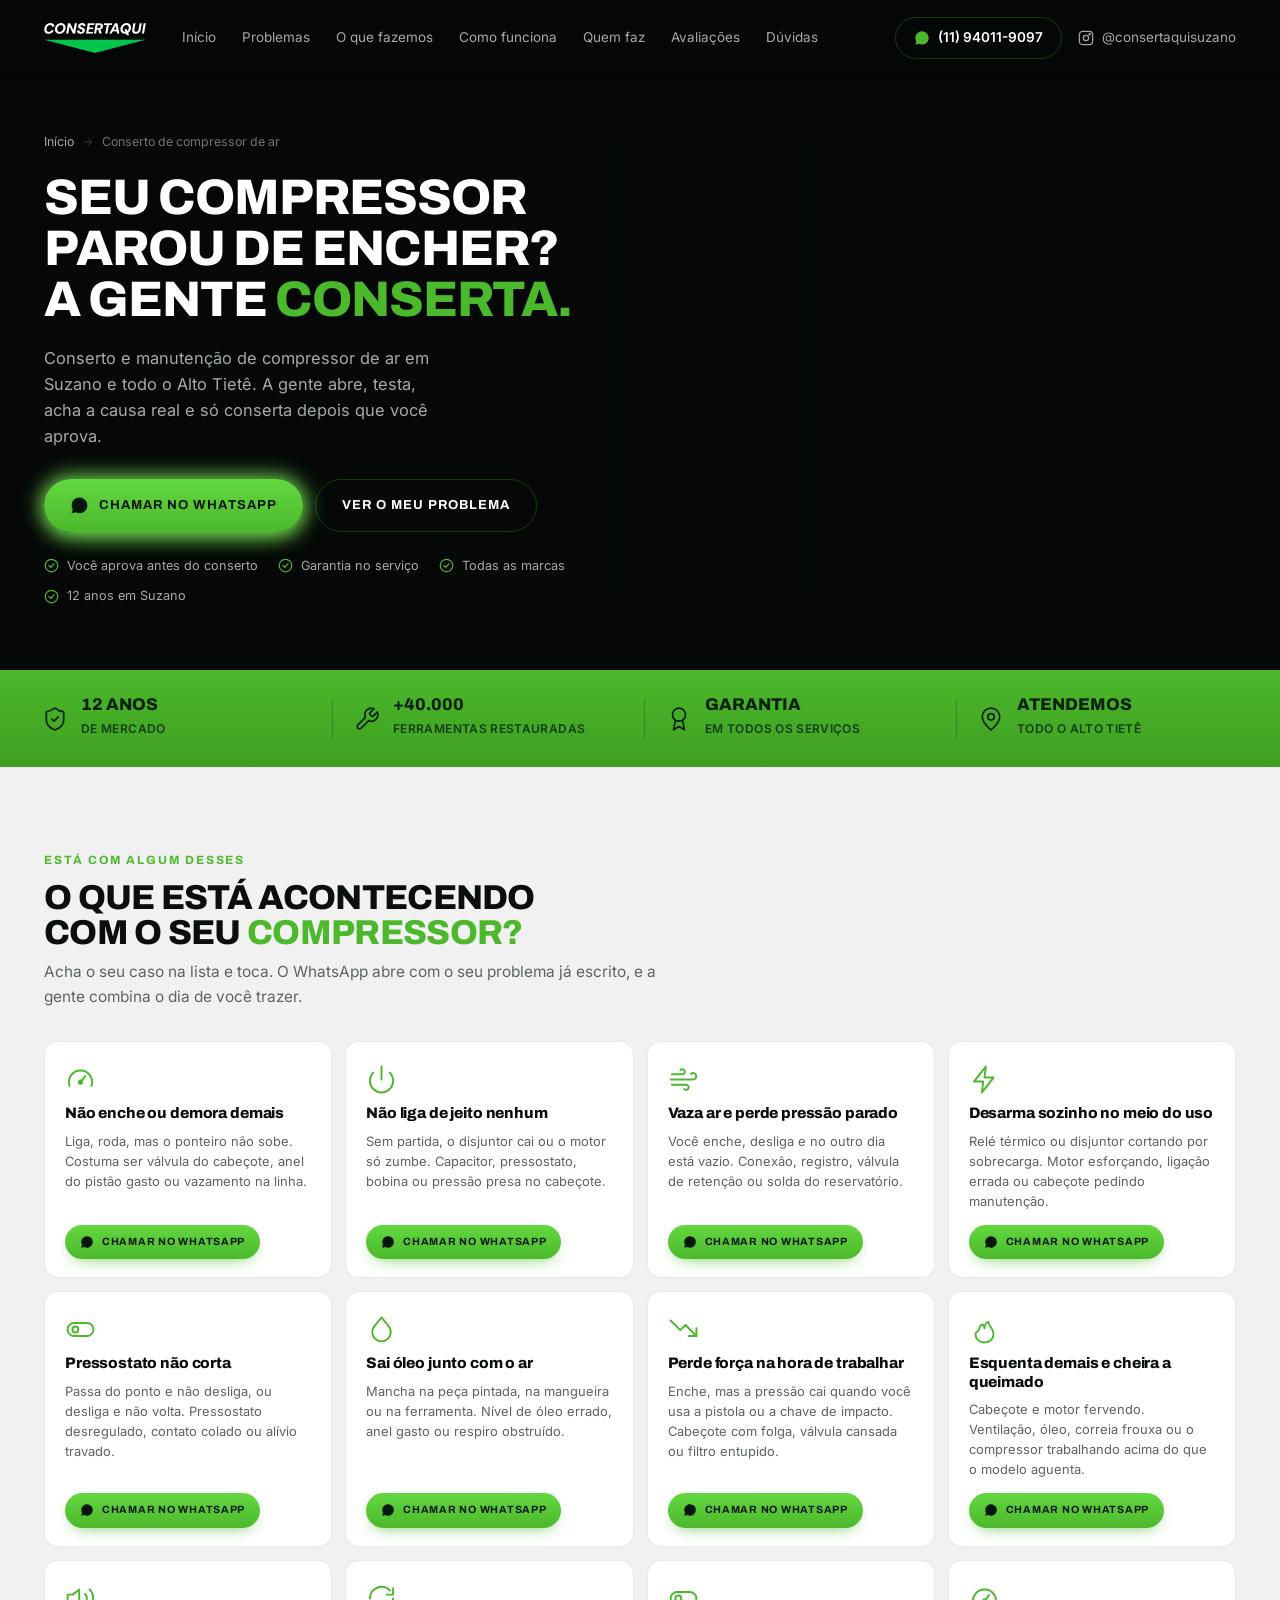
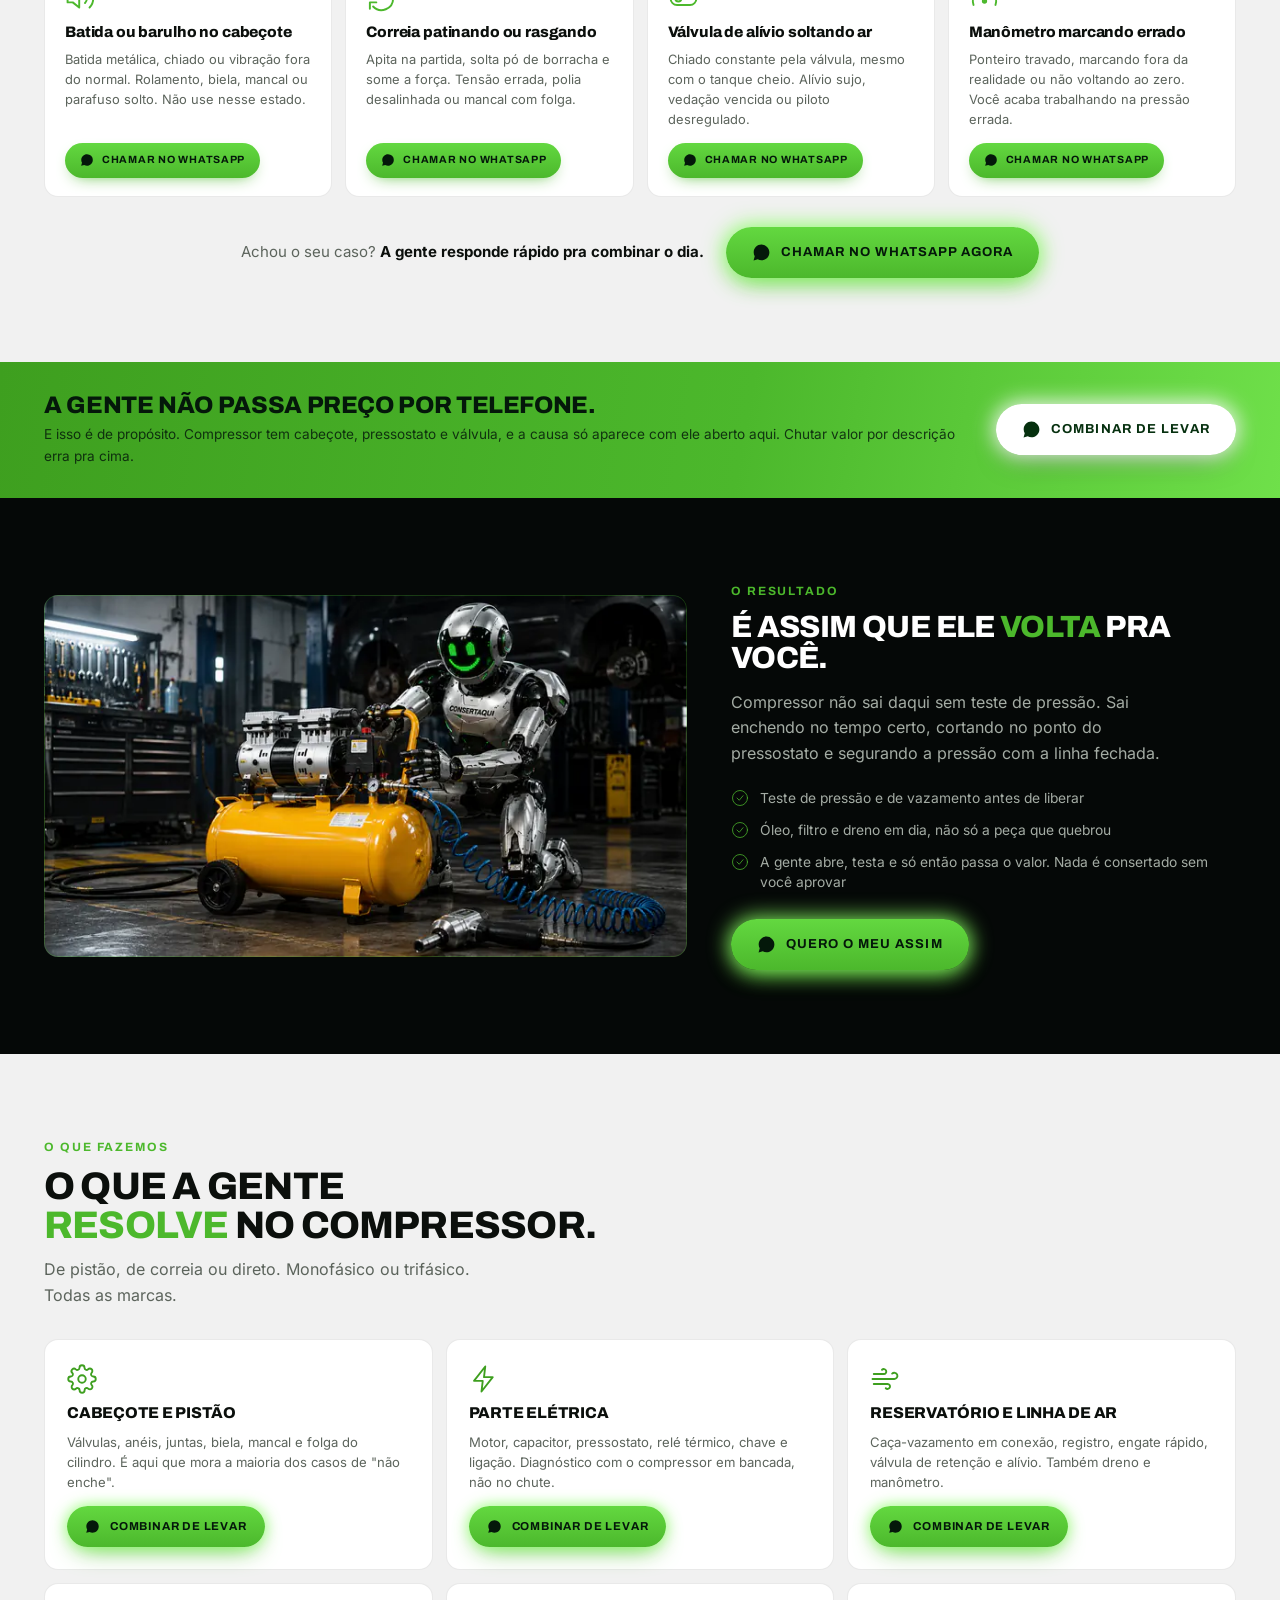
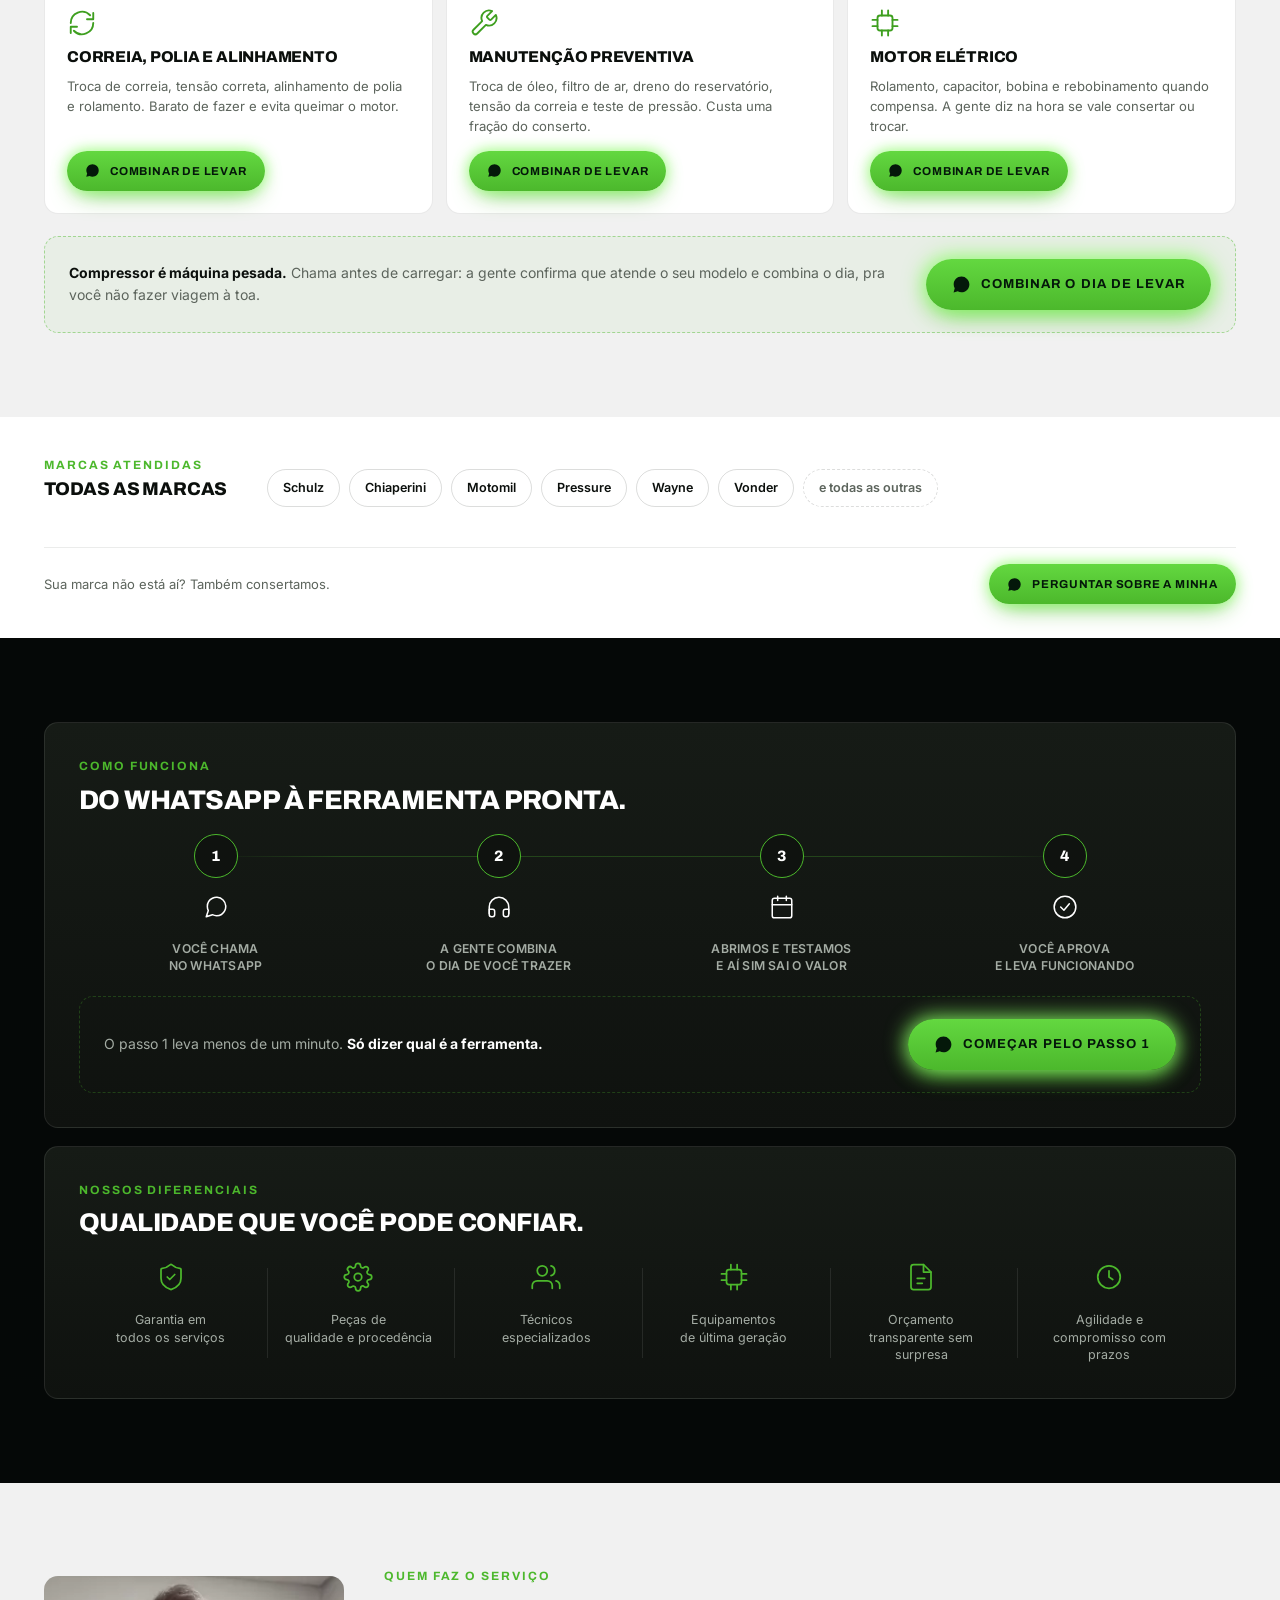
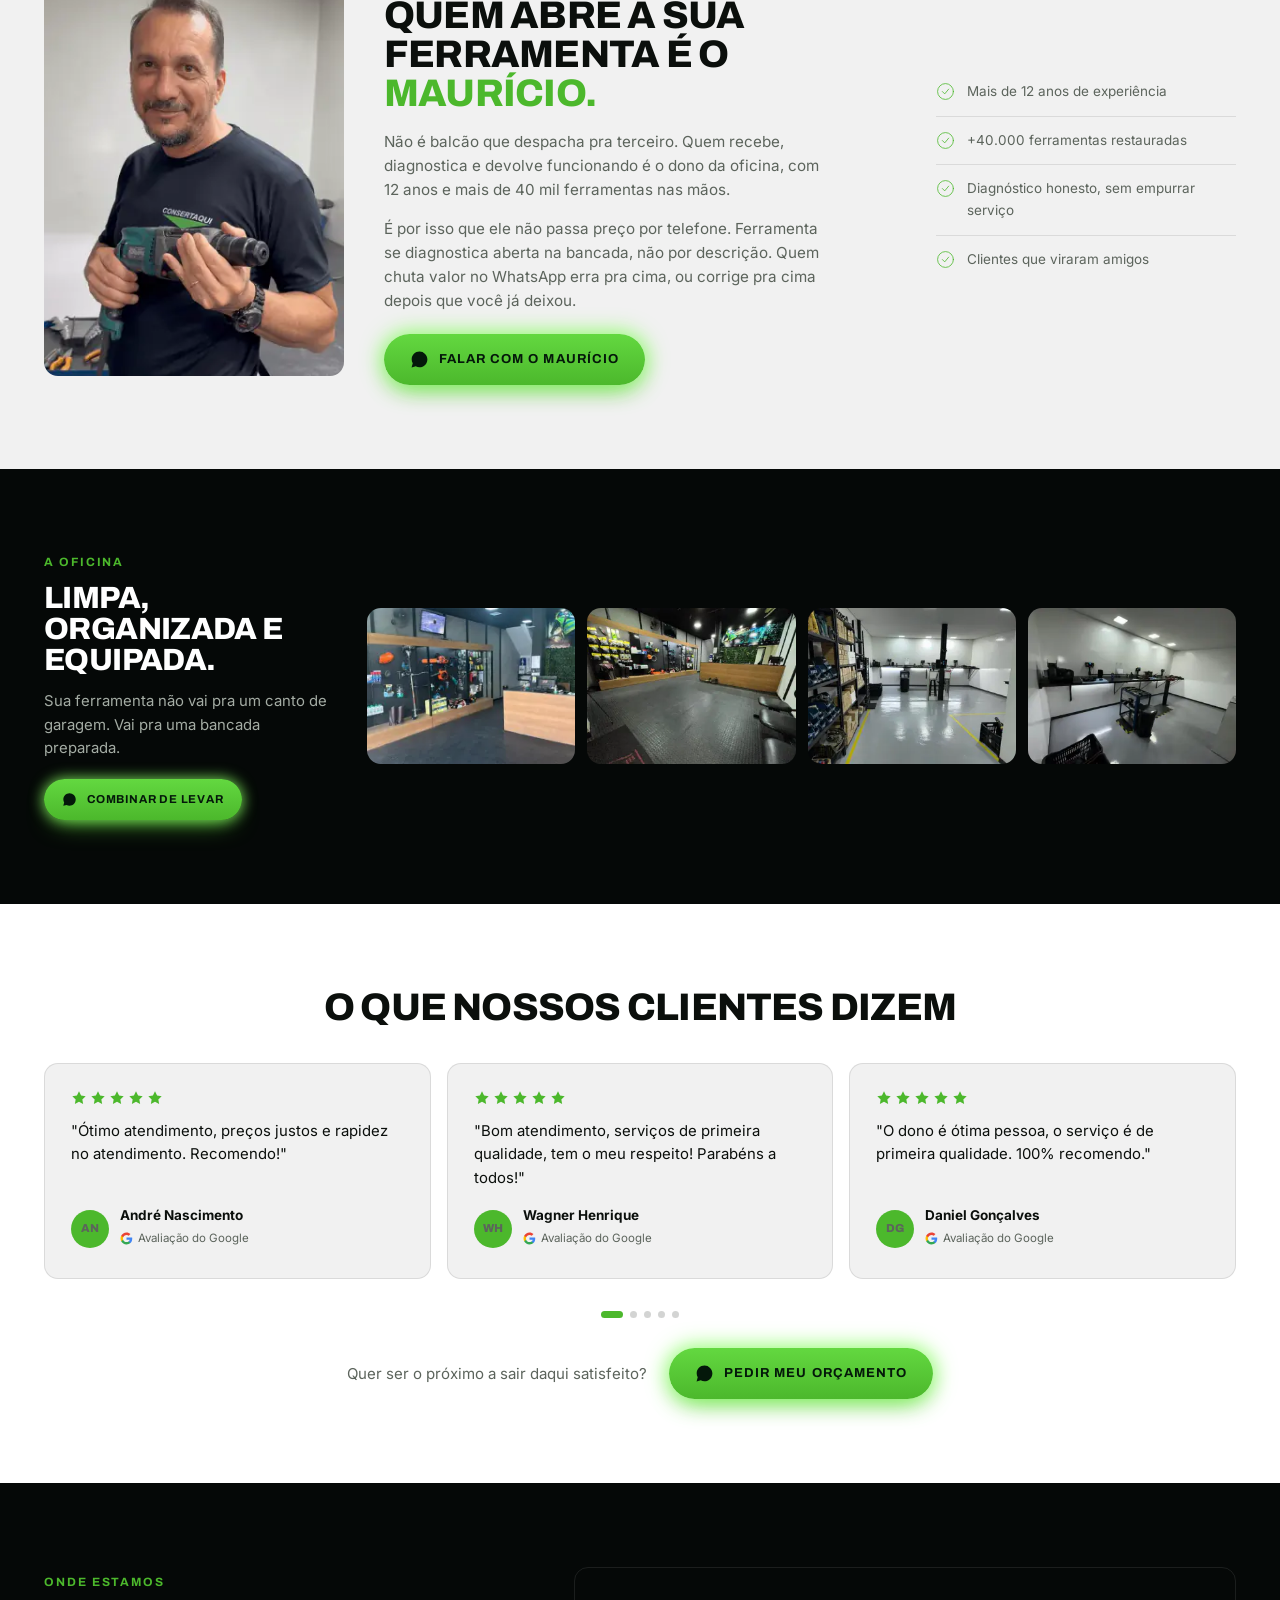
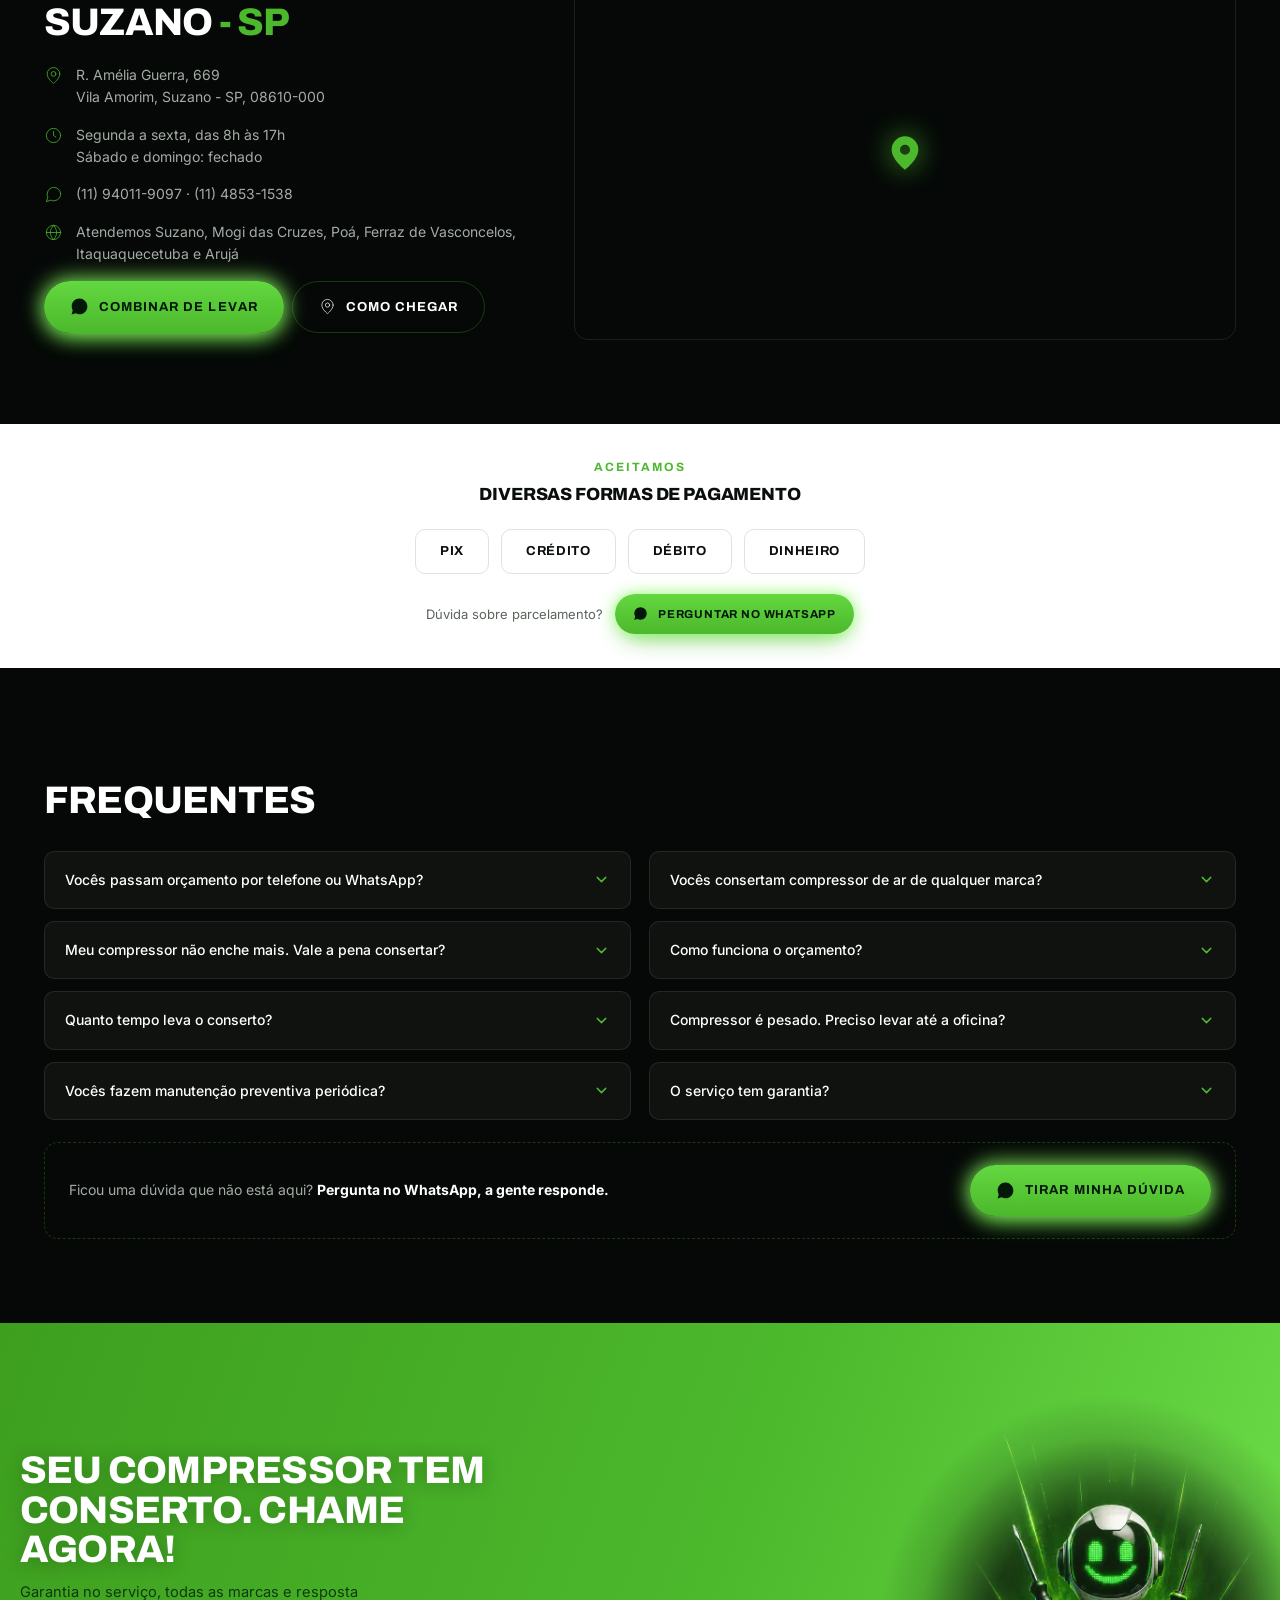
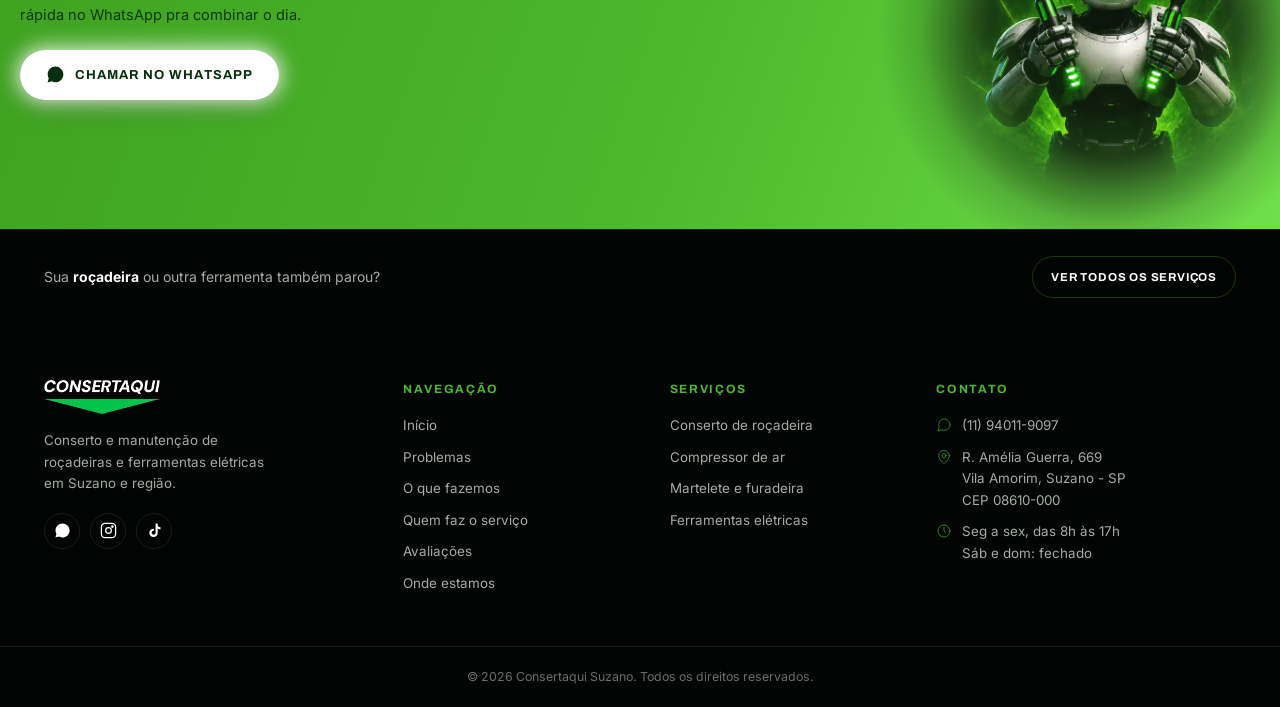
<file: conserto-de-compressor-de-ar/index.html>
<!DOCTYPE html>
<html lang="pt-BR">
<head>
<meta charset="UTF-8">
<meta name="viewport" content="width=device-width, initial-scale=1">
<title>Conserto de Compressor de Ar em Suzano | Consertaqui</title>
<meta name="description" content="Compressor de ar não enche, não liga, vaza ou desarma? Conserto em Suzano e no Alto Tietê, todas as marcas, com garantia. Chame e combine de levar.">
<link rel="canonical" href="https://www.consertaquisuzano.com.br/conserto-de-compressor-de-ar/">
<meta name="theme-color" content="#050807">

<meta property="og:type" content="website">
<meta property="og:locale" content="pt_BR">
<meta property="og:site_name" content="Consertaqui">
<meta property="og:title" content="Conserto de Compressor de Ar em Suzano | Consertaqui">
<meta property="og:description" content="Compressor de ar não enche, não liga, vaza ou desarma? Conserto em Suzano e no Alto Tietê, todas as marcas, com garantia. Chame e combine de levar.">
<meta property="og:url" content="https://www.consertaquisuzano.com.br/conserto-de-compressor-de-ar/">
<meta property="og:image" content="https://www.consertaquisuzano.com.br/assets/img/lps/compressor-hero.webp">

<link rel="icon" href="../assets/img/logo.png">
<link rel="apple-touch-icon" href="../assets/img/logo.png">

<link rel="preload" as="image" imagesrcset="../assets/img/lps/compressor-hero-800.webp 800w, ../assets/img/lps/compressor-hero.webp 1400w" imagesizes="(min-width: 1241px) calc(50vw + 48px), 54vw" type="image/webp" media="(min-width: 861px)" fetchpriority="high">
<link rel="preload" as="image" imagesrcset="../assets/img/lps/compressor-hero-mob.webp 900w" imagesizes="100vw" type="image/webp" media="(max-width: 860px)" fetchpriority="high">
<link rel="preload" as="font" type="font/woff2" href="../assets/fonts/archivo-latin.woff2" crossorigin>
<link rel="preload" as="font" type="font/woff2" href="../assets/fonts/inter-latin.woff2" crossorigin>
<link rel="stylesheet" href="../assets/css/style.css">
<link rel="stylesheet" href="../assets/css/lp.css">

<!-- Google tag (gtag.js) -->
<script async src="https://www.googletagmanager.com/gtag/js?id=AW-17736470012"></script>
<script>
  window.dataLayer = window.dataLayer || [];
  function gtag(){dataLayer.push(arguments);}
  gtag('js', new Date());
  gtag('config', 'AW-17736470012');
</script>
</head>
<body>
<svg aria-hidden="true" style="position:absolute;width:0;height:0;overflow:hidden"><symbol id="i1" viewBox="0 0 24 24"><path d="M12.04 2C6.58 2 2.13 6.45 2.13 11.91c0 1.75.46 3.45 1.32 4.95L2 22l5.25-1.38a9.87 9.87 0 0 0 4.79 1.22c5.46 0 9.91-4.45 9.91-9.91 0-2.65-1.03-5.14-2.9-7.01A9.82 9.82 0 0 0 12.04 2zm5.43 12.38c-.3-.15-1.76-.87-2.03-.97-.27-.1-.47-.15-.67.15-.2.3-.77.96-.94 1.16-.17.2-.35.22-.65.07-.3-.15-1.26-.46-2.4-1.48-.89-.79-1.49-1.77-1.66-2.07-.17-.3-.02-.46.13-.61.13-.13.3-.35.45-.52.15-.17.2-.3.3-.5.1-.2.05-.37-.02-.52-.08-.15-.67-1.61-.92-2.2-.24-.58-.49-.5-.67-.51h-.57c-.2 0-.52.07-.79.37-.27.3-1.04 1.01-1.04 2.47s1.06 2.86 1.21 3.06c.15.2 2.1 3.2 5.08 4.49.71.3 1.26.49 1.69.63.71.22 1.36.19 1.87.12.57-.09 1.76-.72 2.01-1.41.25-.7.25-1.29.17-1.42-.07-.12-.27-.2-.57-.35z"/></symbol><symbol id="i2" viewBox="0 0 24 24"><circle cx="12" cy="12" r="10"/><path d="m8 12 3 3 5-6"/></symbol><symbol id="i3" viewBox="0 0 24 24"><path d="m12 2 3.1 6.3 6.9 1-5 4.9 1.2 6.8L12 17.8 5.8 21l1.2-6.8-5-4.9 6.9-1z"/></symbol><symbol id="i4" viewBox="0 0 48 48"><path fill="#4285F4" d="M45.12 24.5c0-1.56-.14-3.06-.4-4.5H24v8.51h11.84c-.51 2.75-2.06 5.08-4.39 6.64v5.52h7.11c4.16-3.83 6.56-9.47 6.56-16.17z"/><path fill="#34A853" d="M24 46c5.94 0 10.92-1.97 14.56-5.33l-7.11-5.52c-1.97 1.32-4.49 2.1-7.45 2.1-5.73 0-10.58-3.87-12.31-9.07H4.34v5.7C7.96 41.07 15.4 46 24 46z"/><path fill="#FBBC05" d="M11.69 28.18C11.25 26.86 11 25.45 11 24s.25-2.86.69-4.18v-5.7H4.34C2.85 17.09 2 20.45 2 24s.85 6.91 2.34 9.88l7.35-5.7z"/><path fill="#EA4335" d="M24 10.75c3.23 0 6.13 1.11 8.41 3.29l6.31-6.31C34.91 4.18 29.93 2 24 2 15.4 2 7.96 6.93 4.34 14.12l7.35 5.7c1.73-5.2 6.58-9.07 12.31-9.07z"/></symbol></svg>

<!-- ====================================================== HEADER ====== -->
<header class="head" id="head">
  <div class="wrap head__in">
    <a href="../" class="head__logo" aria-label="Consertaqui, página inicial">
      <img src="../assets/img/logo-v2.webp" alt="Consertaqui" width="102" height="30">
    </a>

    <nav class="nav" aria-label="Navegação principal">
      <a href="../">Início</a>
      <a href="#problemas">Problemas</a>
      <a href="#servicos">O que fazemos</a>
      <a href="#como">Como funciona</a>
      <a href="#sobre">Quem faz</a>
      <a href="#depoimentos">Avaliações</a>
      <a href="#faq">Dúvidas</a>
    </nav>

    <div class="head__side">
      <a href="https://wa.me/5511940119097" class="head__wa" data-wa="Olá! Vim pelo site. Meu compressor de ar está com problema e queria combinar de levar aí." target="_blank" rel="noopener">
        <svg viewBox="0 0 24 24" fill="currentColor" aria-hidden="true"><use href="#i1"/></svg>
        (11) 94011-9097
      </a>
      <a href="https://www.instagram.com/consertaquisuzano/" class="head__ig" target="_blank" rel="noopener">
        <svg viewBox="0 0 24 24" fill="none" stroke="currentColor" stroke-width="1.8" stroke-linecap="round" stroke-linejoin="round" aria-hidden="true"><rect x="2" y="2" width="20" height="20" rx="5"/><circle cx="12" cy="12" r="4"/><circle cx="17.5" cy="6.5" r="1"/></svg>
        @consertaquisuzano
      </a>
      <button class="burger" id="burger" aria-label="Abrir menu" aria-expanded="false" aria-controls="menu"><span></span></button>
    </div>
  </div>

  <div class="menu" id="menu">
    <div class="menu__in"><div>
      <a href="../">Início</a>
      <a href="#problemas">Problemas</a>
      <a href="#servicos">O que fazemos</a>
      <a href="#como">Como funciona</a>
      <a href="#sobre">Quem faz o serviço</a>
      <a href="#oficina">A oficina</a>
      <a href="#depoimentos">Avaliações</a>
      <a href="#faq">Perguntas frequentes</a>
      <a href="#contato">Onde estamos</a>
      <a class="btn btn--wa btn--block btn--pulso" data-wa="Olá! Vim pelo site. Meu compressor de ar está com problema e queria combinar de levar aí." href="https://wa.me/5511940119097"><svg viewBox="0 0 24 24" fill="currentColor" aria-hidden="true"><use href="#i1"/></svg>Chamar no WhatsApp</a>
    </div></div>
  </div>
</header>

<main id="topo">

<!-- ======================================================== HERO ====== -->
<section class="hero hero--lp">
  <div class="wrap hero__grid">
    <div class="hero__copy">
      <nav class="mig" aria-label="Você está em">
        <a href="../">Início</a>
        <svg viewBox="0 0 24 24" fill="none" stroke="currentColor" stroke-linecap="round" stroke-linejoin="round" aria-hidden="true"><path d="M5 12h13"/><path d="m12 5 7 7-7 7"/></svg>
        <span>Conserto de compressor de ar</span>
      </nav>

      <h1>Seu compressor<br>parou de encher?<br>A gente <span class="g">conserta.</span></h1>

      <p class="hero__sub">Conserto e manutenção de compressor de ar em Suzano e todo o Alto Tietê. A gente abre, testa, acha a causa real e só conserta depois que você aprova.</p>

      <div class="hero__cta">
        <a class="btn btn--wa btn--pulso" data-wa="Olá! Vim pelo site. Meu compressor de ar está com problema e queria combinar de levar aí." href="https://wa.me/5511940119097"><svg viewBox="0 0 24 24" fill="currentColor" aria-hidden="true"><use href="#i1"/></svg>Chamar no WhatsApp</a>
        <a class="btn btn--ghost" href="#problemas">Ver o meu problema</a>
      </div>

      <ul class="hero__nota">
        <li><svg viewBox="0 0 24 24" fill="none" stroke="currentColor" stroke-linecap="round" stroke-linejoin="round" aria-hidden="true"><use href="#i2"/></svg>Você aprova antes do conserto</li>
        <li><svg viewBox="0 0 24 24" fill="none" stroke="currentColor" stroke-linecap="round" stroke-linejoin="round" aria-hidden="true"><use href="#i2"/></svg>Garantia no serviço</li>
        <li><svg viewBox="0 0 24 24" fill="none" stroke="currentColor" stroke-linecap="round" stroke-linejoin="round" aria-hidden="true"><use href="#i2"/></svg>Todas as marcas</li>
        <li><svg viewBox="0 0 24 24" fill="none" stroke="currentColor" stroke-linecap="round" stroke-linejoin="round" aria-hidden="true"><use href="#i2"/></svg>12 anos em Suzano</li>
      </ul>
    </div>

    <div class="hero__art">
      <picture>
        <source srcset="../assets/img/lps/compressor-hero-mob.webp 900w" sizes="100vw" media="(max-width: 860px)" type="image/webp">
        <img src="../assets/img/lps/compressor-hero-800.webp" srcset="../assets/img/lps/compressor-hero-800.webp 800w, ../assets/img/lps/compressor-hero.webp 1400w" sizes="(min-width: 1241px) calc(50vw + 48px), 54vw" alt="Compressor de ar amarelo quebrado, com a correia solta, na oficina da Consertaqui" width="1400" height="934" fetchpriority="high" decoding="async">
      </picture>
    </div>
  </div>
</section>

<!-- ======================================================= SELOS ====== -->
<section class="selos">
  <div class="wrap selos__in">
    <div class="selo" data-rv>
      <svg viewBox="0 0 24 24" fill="none" stroke="currentColor" stroke-linecap="round" stroke-linejoin="round" aria-hidden="true"><path d="M20 13c0 5-3.5 7.5-7.66 8.95a1 1 0 0 1-.67-.01C7.5 20.5 4 18 4 13V6a1 1 0 0 1 1-1c2 0 4.5-1.2 6.24-2.72a1.17 1.17 0 0 1 1.52 0C14.51 3.81 17 5 19 5a1 1 0 0 1 1 1z"/><path d="m9 12 2 2 4-4"/></svg>
      <div><b>12 anos</b><span>de mercado</span></div>
    </div>
    <div class="selo" data-rv style="--d:80ms">
      <svg viewBox="0 0 24 24" fill="none" stroke="currentColor" stroke-linecap="round" stroke-linejoin="round" aria-hidden="true"><path d="M14.7 6.3a1 1 0 0 0 0 1.4l1.6 1.6a1 1 0 0 0 1.4 0l3.77-3.77a6 6 0 0 1-7.94 7.94l-6.91 6.91a2.12 2.12 0 0 1-3-3l6.91-6.91a6 6 0 0 1 7.94-7.94z"/></svg>
      <div><b>+40.000</b><span>ferramentas restauradas</span></div>
    </div>
    <div class="selo" data-rv style="--d:160ms">
      <svg viewBox="0 0 24 24" fill="none" stroke="currentColor" stroke-linecap="round" stroke-linejoin="round" aria-hidden="true"><circle cx="12" cy="8" r="6"/><path d="M15.48 13.89 17 22l-5-3-5 3 1.52-8.11"/></svg>
      <div><b>Garantia</b><span>em todos os serviços</span></div>
    </div>
    <div class="selo" data-rv style="--d:240ms">
      <svg viewBox="0 0 24 24" fill="none" stroke="currentColor" stroke-linecap="round" stroke-linejoin="round" aria-hidden="true"><path d="M20 10c0 6-8 12-8 12s-8-6-8-12a8 8 0 0 1 16 0z"/><circle cx="12" cy="10" r="3"/></svg>
      <div><b>Atendemos</b><span>todo o Alto Tietê</span></div>
    </div>
  </div>
</section>

<!-- ==================================================== AS DORES ====== -->
<section class="sec sec--light" id="problemas">
  <div class="wrap">
    <div class="dores__head" data-rv>
      <div class="eyebrow">Está com algum desses</div>
      <h2>O que está acontecendo<br>com o seu <span class="g">compressor?</span></h2>
      <p>Acha o seu caso na lista e toca. O WhatsApp abre com o seu problema já escrito, e a gente combina o dia de você trazer.</p>
    </div>

    <div class="dores__grid">
      <a class="dor" data-rv style="--d:0ms" data-wa="Olá! Vim pelo site. Meu compressor de ar *não está enchendo* (ou demora muito). Queria combinar de levar aí." href="https://wa.me/5511940119097">
        <svg class="dor__ico" viewBox="0 0 24 24" fill="none" stroke="currentColor" stroke-linecap="round" stroke-linejoin="round" aria-hidden="true"><path d="M20.5 17a9 9 0 1 0-17 0"/><path d="m12 14 3.6-4.6"/><circle cx="12" cy="14" r="1.3"/></svg>
        <b>Não enche ou demora demais</b>
        <p>Liga, roda, mas o ponteiro não sobe. Costuma ser válvula do cabeçote, anel do pistão gasto ou vazamento na linha.</p>
        <span class="dor__cta"><svg viewBox="0 0 24 24" fill="currentColor" aria-hidden="true"><use href="#i1"/></svg><span class="t-lg">Chamar no WhatsApp</span><span class="t-sm">Chamar</span></span>
      </a>
      <a class="dor" data-rv style="--d:45ms" data-wa="Olá! Vim pelo site. Meu compressor de ar *não liga*. Queria combinar de levar aí." href="https://wa.me/5511940119097">
        <svg class="dor__ico" viewBox="0 0 24 24" fill="none" stroke="currentColor" stroke-linecap="round" stroke-linejoin="round" aria-hidden="true"><path d="M18.36 6.64a9 9 0 1 1-12.73 0"/><path d="M12 2v10"/></svg>
        <b>Não liga de jeito nenhum</b>
        <p>Sem partida, o disjuntor cai ou o motor só zumbe. Capacitor, pressostato, bobina ou pressão presa no cabeçote.</p>
        <span class="dor__cta"><svg viewBox="0 0 24 24" fill="currentColor" aria-hidden="true"><use href="#i1"/></svg><span class="t-lg">Chamar no WhatsApp</span><span class="t-sm">Chamar</span></span>
      </a>
      <a class="dor" data-rv style="--d:90ms" data-wa="Olá! Vim pelo site. Meu compressor de ar está *vazando ar*. Queria combinar de levar aí." href="https://wa.me/5511940119097">
        <svg class="dor__ico" viewBox="0 0 24 24" fill="none" stroke="currentColor" stroke-linecap="round" stroke-linejoin="round" aria-hidden="true"><path d="M17.7 7.7A2.5 2.5 0 1 1 19.5 12H2"/><path d="M9.6 4.6A2 2 0 1 1 11 8H3"/><path d="M12.6 19.4A2 2 0 1 0 14 16H3"/></svg>
        <b>Vaza ar e perde pressão parado</b>
        <p>Você enche, desliga e no outro dia está vazio. Conexão, registro, válvula de retenção ou solda do reservatório.</p>
        <span class="dor__cta"><svg viewBox="0 0 24 24" fill="currentColor" aria-hidden="true"><use href="#i1"/></svg><span class="t-lg">Chamar no WhatsApp</span><span class="t-sm">Chamar</span></span>
      </a>
      <a class="dor" data-rv style="--d:135ms" data-wa="Olá! Vim pelo site. Meu compressor de ar *desarma sozinho*. Queria combinar de levar aí." href="https://wa.me/5511940119097">
        <svg class="dor__ico" viewBox="0 0 24 24" fill="none" stroke="currentColor" stroke-linecap="round" stroke-linejoin="round" aria-hidden="true"><path d="M13 2 4 13.5h7l-1 8.5 9-11.5h-7z"/></svg>
        <b>Desarma sozinho no meio do uso</b>
        <p>Relé térmico ou disjuntor cortando por sobrecarga. Motor esforçando, ligação errada ou cabeçote pedindo manutenção.</p>
        <span class="dor__cta"><svg viewBox="0 0 24 24" fill="currentColor" aria-hidden="true"><use href="#i1"/></svg><span class="t-lg">Chamar no WhatsApp</span><span class="t-sm">Chamar</span></span>
      </a>
      <a class="dor" data-rv style="--d:0ms" data-wa="Olá! Vim pelo site. O *pressostato* do meu compressor não está cortando. Queria combinar de levar aí." href="https://wa.me/5511940119097">
        <svg class="dor__ico" viewBox="0 0 24 24" fill="none" stroke="currentColor" stroke-linecap="round" stroke-linejoin="round" aria-hidden="true"><rect x="2" y="7" width="20" height="10" rx="5"/><circle cx="8" cy="12" r="2.3"/></svg>
        <b>Pressostato não corta</b>
        <p>Passa do ponto e não desliga, ou desliga e não volta. Pressostato desregulado, contato colado ou alívio travado.</p>
        <span class="dor__cta"><svg viewBox="0 0 24 24" fill="currentColor" aria-hidden="true"><use href="#i1"/></svg><span class="t-lg">Chamar no WhatsApp</span><span class="t-sm">Chamar</span></span>
      </a>
      <a class="dor" data-rv style="--d:45ms" data-wa="Olá! Vim pelo site. Meu compressor está *saindo óleo junto com o ar*. Queria combinar de levar aí." href="https://wa.me/5511940119097">
        <svg class="dor__ico" viewBox="0 0 24 24" fill="none" stroke="currentColor" stroke-linecap="round" stroke-linejoin="round" aria-hidden="true"><path d="M12 2.7 6.9 8.9a7.2 7.2 0 1 0 10.2 0z"/></svg>
        <b>Sai óleo junto com o ar</b>
        <p>Mancha na peça pintada, na mangueira ou na ferramenta. Nível de óleo errado, anel gasto ou respiro obstruído.</p>
        <span class="dor__cta"><svg viewBox="0 0 24 24" fill="currentColor" aria-hidden="true"><use href="#i1"/></svg><span class="t-lg">Chamar no WhatsApp</span><span class="t-sm">Chamar</span></span>
      </a>
      <a class="dor" data-rv style="--d:90ms" data-wa="Olá! Vim pelo site. Meu compressor *perde pressão* quando eu vou usar. Queria combinar de levar aí." href="https://wa.me/5511940119097">
        <svg class="dor__ico" viewBox="0 0 24 24" fill="none" stroke="currentColor" stroke-linecap="round" stroke-linejoin="round" aria-hidden="true"><path d="M22 17l-8.5-8.5-4 4L2 5"/><path d="M16 17h6v-6"/></svg>
        <b>Perde força na hora de trabalhar</b>
        <p>Enche, mas a pressão cai quando você usa a pistola ou a chave de impacto. Cabeçote com folga, válvula cansada ou filtro entupido.</p>
        <span class="dor__cta"><svg viewBox="0 0 24 24" fill="currentColor" aria-hidden="true"><use href="#i1"/></svg><span class="t-lg">Chamar no WhatsApp</span><span class="t-sm">Chamar</span></span>
      </a>
      <a class="dor" data-rv style="--d:135ms" data-wa="Olá! Vim pelo site. Meu compressor está *esquentando muito*. Queria combinar de levar aí." href="https://wa.me/5511940119097">
        <svg class="dor__ico" viewBox="0 0 24 24" fill="none" stroke="currentColor" stroke-linecap="round" stroke-linejoin="round" aria-hidden="true"><path d="M12 22c4 0 7-2.6 7-6.5 0-4.6-4-6-4-9.5 0 0-3 1.5-3 5 0-2-1.5-3-1.5-3S8 9 8 11.5C8 13 5 14 5 15.5 5 19.4 8 22 12 22z"/></svg>
        <b>Esquenta demais e cheira a queimado</b>
        <p>Cabeçote e motor fervendo. Ventilação, óleo, correia frouxa ou o compressor trabalhando acima do que o modelo aguenta.</p>
        <span class="dor__cta"><svg viewBox="0 0 24 24" fill="currentColor" aria-hidden="true"><use href="#i1"/></svg><span class="t-lg">Chamar no WhatsApp</span><span class="t-sm">Chamar</span></span>
      </a>
      <a class="dor" data-rv style="--d:0ms" data-wa="Olá! Vim pelo site. Meu compressor está *fazendo barulho estranho*. Queria combinar de levar aí." href="https://wa.me/5511940119097">
        <svg class="dor__ico" viewBox="0 0 24 24" fill="none" stroke="currentColor" stroke-linecap="round" stroke-linejoin="round" aria-hidden="true"><path d="M11 5 6 9H2v6h4l5 4z"/><path d="M15.5 8.5a5 5 0 0 1 0 7"/><path d="M19 5a10 10 0 0 1 0 14"/></svg>
        <b>Batida ou barulho no cabeçote</b>
        <p>Batida metálica, chiado ou vibração fora do normal. Rolamento, biela, mancal ou parafuso solto. Não use nesse estado.</p>
        <span class="dor__cta"><svg viewBox="0 0 24 24" fill="currentColor" aria-hidden="true"><use href="#i1"/></svg><span class="t-lg">Chamar no WhatsApp</span><span class="t-sm">Chamar</span></span>
      </a>
      <a class="dor" data-rv style="--d:45ms" data-wa="Olá! Vim pelo site. A *correia* do meu compressor está patinando ou rasgando. Queria combinar de levar aí." href="https://wa.me/5511940119097">
        <svg class="dor__ico" viewBox="0 0 24 24" fill="none" stroke="currentColor" stroke-linecap="round" stroke-linejoin="round" aria-hidden="true"><path d="M21 12a9 9 0 0 1-15.5 6.2"/><path d="M3 12a9 9 0 0 1 15.5-6.2"/><path d="M21 4v5h-5"/><path d="M3 20v-5h5"/></svg>
        <b>Correia patinando ou rasgando</b>
        <p>Apita na partida, solta pó de borracha e some a força. Tensão errada, polia desalinhada ou mancal com folga.</p>
        <span class="dor__cta"><svg viewBox="0 0 24 24" fill="currentColor" aria-hidden="true"><use href="#i1"/></svg><span class="t-lg">Chamar no WhatsApp</span><span class="t-sm">Chamar</span></span>
      </a>
      <a class="dor" data-rv style="--d:90ms" data-wa="Olá! Vim pelo site. A *válvula de alívio* do meu compressor está soltando ar. Queria combinar de levar aí." href="https://wa.me/5511940119097">
        <svg class="dor__ico" viewBox="0 0 24 24" fill="none" stroke="currentColor" stroke-linecap="round" stroke-linejoin="round" aria-hidden="true"><rect x="2" y="7" width="20" height="10" rx="5"/><circle cx="8" cy="12" r="2.3"/></svg>
        <b>Válvula de alívio soltando ar</b>
        <p>Chiado constante pela válvula, mesmo com o tanque cheio. Alívio sujo, vedação vencida ou piloto desregulado.</p>
        <span class="dor__cta"><svg viewBox="0 0 24 24" fill="currentColor" aria-hidden="true"><use href="#i1"/></svg><span class="t-lg">Chamar no WhatsApp</span><span class="t-sm">Chamar</span></span>
      </a>
      <a class="dor" data-rv style="--d:135ms" data-wa="Olá! Vim pelo site. O *manômetro* do meu compressor está marcando errado. Queria combinar de levar aí." href="https://wa.me/5511940119097">
        <svg class="dor__ico" viewBox="0 0 24 24" fill="none" stroke="currentColor" stroke-linecap="round" stroke-linejoin="round" aria-hidden="true"><path d="M20.5 17a9 9 0 1 0-17 0"/><path d="m12 14 3.6-4.6"/><circle cx="12" cy="14" r="1.3"/></svg>
        <b>Manômetro marcando errado</b>
        <p>Ponteiro travado, marcando fora da realidade ou não voltando ao zero. Você acaba trabalhando na pressão errada.</p>
        <span class="dor__cta"><svg viewBox="0 0 24 24" fill="currentColor" aria-hidden="true"><use href="#i1"/></svg><span class="t-lg">Chamar no WhatsApp</span><span class="t-sm">Chamar</span></span>
      </a>
    </div>

    <div class="secao__cta" data-rv>
      <p>Achou o seu caso? <b>A gente responde rápido pra combinar o dia.</b></p>
      <a class="btn btn--wa btn--pulso" data-wa="Olá! Vim pelo site. Meu compressor de ar está com problema e queria combinar de levar aí." href="https://wa.me/5511940119097"><svg viewBox="0 0 24 24" fill="currentColor" aria-hidden="true"><use href="#i1"/></svg>Chamar no WhatsApp agora</a>
    </div>
  </div>
</section>

<!-- ============================================ FAIXA DE REFORÇO ====== -->
<section class="faixa">
  <div class="wrap faixa__in">
    <div class="faixa__txt" data-rv>
      <b>A gente não passa preço por telefone.</b>
      <p>E isso é de propósito. Compressor tem cabeçote, pressostato e válvula, e a causa só aparece com ele aberto aqui. Chutar valor por descrição erra pra cima.</p>
    </div>
    <a class="btn btn--luz btn--pulso" data-wa="Olá! Vim pelo site. Queria combinar de levar meu compressor aí. O modelo é:" href="https://wa.me/5511940119097"><svg viewBox="0 0 24 24" fill="currentColor" aria-hidden="true"><use href="#i1"/></svg>Combinar de levar</a>
  </div>
</section>

<!-- ==================================================== RESULTADO ===== -->
<section class="sec sec--dark res" id="resultado">
  <div class="wrap res__in">
    <figure class="res__foto" data-rv>
        <img src="../assets/img/lps/compressor-pronto-700.webp" srcset="../assets/img/lps/compressor-pronto-700.webp 700w, ../assets/img/lps/compressor-pronto.webp 1200w" sizes="(min-width: 1101px) 643px, (min-width: 621px) calc(100vw - 48px), calc(100vw - 40px)" alt="Compressor de ar restaurado pela Consertaqui, testado e funcionando na oficina" width="700" height="394" loading="lazy" decoding="async">
      </figure>
    <div class="res__txt" data-rv style="--d:100ms">
      <div class="eyebrow">O resultado</div>
      <h2>É assim que ele <span class="g">volta</span> pra você.</h2>
      <p class="lead">Compressor não sai daqui sem teste de pressão. Sai enchendo no tempo certo, cortando no ponto do pressostato e segurando a pressão com a linha fechada.</p>
      <ul class="res__lista">
        <li><svg viewBox="0 0 24 24" fill="none" stroke="currentColor" stroke-linecap="round" stroke-linejoin="round" aria-hidden="true"><use href="#i2"/></svg>Teste de pressão e de vazamento antes de liberar</li>
        <li><svg viewBox="0 0 24 24" fill="none" stroke="currentColor" stroke-linecap="round" stroke-linejoin="round" aria-hidden="true"><use href="#i2"/></svg>Óleo, filtro e dreno em dia, não só a peça que quebrou</li>
        <li><svg viewBox="0 0 24 24" fill="none" stroke="currentColor" stroke-linecap="round" stroke-linejoin="round" aria-hidden="true"><use href="#i2"/></svg>A gente abre, testa e só então passa o valor. Nada é consertado sem você aprovar</li>
      </ul>
      <a class="btn btn--wa btn--pulso" data-wa="Olá! Vim pelo site. Quero deixar meu compressor funcionando de novo." href="https://wa.me/5511940119097"><svg viewBox="0 0 24 24" fill="currentColor" aria-hidden="true"><use href="#i1"/></svg>Quero o meu assim</a>
    </div>
  </div>
</section>

<!-- =================================================== SOLUÇÕES ======= -->
<section class="sec sec--light sols" id="servicos">
  <div class="wrap">
    <div class="sols__head" data-rv>
      <div class="eyebrow">O que fazemos</div>
      <h2>O que a gente<br><span class="g">resolve</span> no compressor.</h2>
      <p class="lead">De pistão, de correia ou direto. Monofásico ou trifásico. Todas as marcas.</p>
    </div>

    <div class="sols__grid">
      <article class="sol" data-rv style="--d:0ms">
        <svg class="sol__ico" viewBox="0 0 24 24" fill="none" stroke="currentColor" stroke-linecap="round" stroke-linejoin="round" aria-hidden="true"><circle cx="12" cy="12" r="3"/><path d="M19.4 15a1.65 1.65 0 0 0 .33 1.82l.06.06a2 2 0 1 1-2.83 2.83l-.06-.06a1.65 1.65 0 0 0-1.82-.33 1.65 1.65 0 0 0-1 1.51V21a2 2 0 1 1-4 0v-.09A1.65 1.65 0 0 0 9 19.4a1.65 1.65 0 0 0-1.82.33l-.06.06a2 2 0 1 1-2.83-2.83l.06-.06A1.65 1.65 0 0 0 4.6 15a1.65 1.65 0 0 0-1.51-1H3a2 2 0 1 1 0-4h.09A1.65 1.65 0 0 0 4.6 9a1.65 1.65 0 0 0-.33-1.82l-.06-.06a2 2 0 1 1 2.83-2.83l.06.06A1.65 1.65 0 0 0 9 4.6 1.65 1.65 0 0 0 10 3.09V3a2 2 0 1 1 4 0v.09a1.65 1.65 0 0 0 1 1.51 1.65 1.65 0 0 0 1.82-.33l.06-.06a2 2 0 1 1 2.83 2.83l-.06.06A1.65 1.65 0 0 0 19.4 9a1.65 1.65 0 0 0 1.51 1H21a2 2 0 1 1 0 4h-.09a1.65 1.65 0 0 0-1.51 1z"/></svg>
        <h3>Cabeçote e pistão</h3>
        <p>Válvulas, anéis, juntas, biela, mancal e folga do cilindro. É aqui que mora a maioria dos casos de "não enche".</p>
        <div class="sol__acoes">
          <a class="btn btn--wa btn--sm" data-wa="Olá! Vim pelo site. Queria combinar de levar aí, pra ver *cabeçote e pistão de compressor*." href="https://wa.me/5511940119097"><svg viewBox="0 0 24 24" fill="currentColor" aria-hidden="true"><use href="#i1"/></svg><span class="t-lg">Combinar de levar</span><span class="t-sm">Levar aí</span></a>
        </div>
      </article>
      <article class="sol" data-rv style="--d:50ms">
        <svg class="sol__ico" viewBox="0 0 24 24" fill="none" stroke="currentColor" stroke-linecap="round" stroke-linejoin="round" aria-hidden="true"><path d="M13 2 4 13.5h7l-1 8.5 9-11.5h-7z"/></svg>
        <h3>Parte elétrica</h3>
        <p>Motor, capacitor, pressostato, relé térmico, chave e ligação. Diagnóstico com o compressor em bancada, não no chute.</p>
        <div class="sol__acoes">
          <a class="btn btn--wa btn--sm" data-wa="Olá! Vim pelo site. Queria combinar de levar aí, pra ver a *parte elétrica do meu compressor*." href="https://wa.me/5511940119097"><svg viewBox="0 0 24 24" fill="currentColor" aria-hidden="true"><use href="#i1"/></svg><span class="t-lg">Combinar de levar</span><span class="t-sm">Levar aí</span></a>
        </div>
      </article>
      <article class="sol" data-rv style="--d:100ms">
        <svg class="sol__ico" viewBox="0 0 24 24" fill="none" stroke="currentColor" stroke-linecap="round" stroke-linejoin="round" aria-hidden="true"><path d="M17.7 7.7A2.5 2.5 0 1 1 19.5 12H2"/><path d="M9.6 4.6A2 2 0 1 1 11 8H3"/><path d="M12.6 19.4A2 2 0 1 0 14 16H3"/></svg>
        <h3>Reservatório e linha de ar</h3>
        <p>Caça-vazamento em conexão, registro, engate rápido, válvula de retenção e alívio. Também dreno e manômetro.</p>
        <div class="sol__acoes">
          <a class="btn btn--wa btn--sm" data-wa="Olá! Vim pelo site. Queria combinar de levar aí, pra ver *vazamento no meu compressor*." href="https://wa.me/5511940119097"><svg viewBox="0 0 24 24" fill="currentColor" aria-hidden="true"><use href="#i1"/></svg><span class="t-lg">Combinar de levar</span><span class="t-sm">Levar aí</span></a>
        </div>
      </article>
      <article class="sol" data-rv style="--d:0ms">
        <svg class="sol__ico" viewBox="0 0 24 24" fill="none" stroke="currentColor" stroke-linecap="round" stroke-linejoin="round" aria-hidden="true"><path d="M21 12a9 9 0 0 1-15.5 6.2"/><path d="M3 12a9 9 0 0 1 15.5-6.2"/><path d="M21 4v5h-5"/><path d="M3 20v-5h5"/></svg>
        <h3>Correia, polia e alinhamento</h3>
        <p>Troca de correia, tensão correta, alinhamento de polia e rolamento. Barato de fazer e evita queimar o motor.</p>
        <div class="sol__acoes">
          <a class="btn btn--wa btn--sm" data-wa="Olá! Vim pelo site. Queria combinar de levar aí, pra ver *correia e polia de compressor*." href="https://wa.me/5511940119097"><svg viewBox="0 0 24 24" fill="currentColor" aria-hidden="true"><use href="#i1"/></svg><span class="t-lg">Combinar de levar</span><span class="t-sm">Levar aí</span></a>
        </div>
      </article>
      <article class="sol" data-rv style="--d:50ms">
        <svg class="sol__ico" viewBox="0 0 24 24" fill="none" stroke="currentColor" stroke-linecap="round" stroke-linejoin="round" aria-hidden="true"><path d="M14.7 6.3a1 1 0 0 0 0 1.4l1.6 1.6a1 1 0 0 0 1.4 0l3.77-3.77a6 6 0 0 1-7.94 7.94l-6.91 6.91a2.12 2.12 0 0 1-3-3l6.91-6.91a6 6 0 0 1 7.94-7.94z"/></svg>
        <h3>Manutenção preventiva</h3>
        <p>Troca de óleo, filtro de ar, dreno do reservatório, tensão da correia e teste de pressão. Custa uma fração do conserto.</p>
        <div class="sol__acoes">
          <a class="btn btn--wa btn--sm" data-wa="Olá! Vim pelo site. Queria combinar de levar aí, pra ver *manutenção preventiva do meu compressor*." href="https://wa.me/5511940119097"><svg viewBox="0 0 24 24" fill="currentColor" aria-hidden="true"><use href="#i1"/></svg><span class="t-lg">Combinar de levar</span><span class="t-sm">Levar aí</span></a>
        </div>
      </article>
      <article class="sol" data-rv style="--d:100ms">
        <svg class="sol__ico" viewBox="0 0 24 24" fill="none" stroke="currentColor" stroke-linecap="round" stroke-linejoin="round" aria-hidden="true"><rect x="6" y="6" width="12" height="12" rx="2"/><path d="M9.5 2v4M14.5 2v4M9.5 18v4M14.5 18v4M2 9.5h4M2 14.5h4M18 9.5h4M18 14.5h4"/></svg>
        <h3>Motor elétrico</h3>
        <p>Rolamento, capacitor, bobina e rebobinamento quando compensa. A gente diz na hora se vale consertar ou trocar.</p>
        <div class="sol__acoes">
          <a class="btn btn--wa btn--sm" data-wa="Olá! Vim pelo site. Queria combinar de levar aí, pra ver o *motor elétrico do meu compressor*." href="https://wa.me/5511940119097"><svg viewBox="0 0 24 24" fill="currentColor" aria-hidden="true"><use href="#i1"/></svg><span class="t-lg">Combinar de levar</span><span class="t-sm">Levar aí</span></a>
        </div>
      </article>
    </div>

    <div class="sols__fecho" data-rv>
      <p><b>Compressor é máquina pesada.</b> Chama antes de carregar: a gente confirma que atende o seu modelo e combina o dia, pra você não fazer viagem à toa.</p>
      <a class="btn btn--wa btn--pulso" data-wa="Olá! Vim pelo site. Antes de carregar meu compressor, queria combinar o dia com vocês. O modelo é:" href="https://wa.me/5511940119097"><svg viewBox="0 0 24 24" fill="currentColor" aria-hidden="true"><use href="#i1"/></svg>Combinar o dia de levar</a>
    </div>
  </div>
</section>

<!-- ======================================================= MARCAS ===== -->
<section class="marcas" id="marcas">
  <div class="wrap marcas__in">
    <div class="marcas__label" data-rv>
      <div class="eyebrow">Marcas atendidas</div>
      <b>Todas as marcas</b>
    </div>
    <ul class="pills" data-rv style="--d:80ms"><li>Schulz</li><li>Chiaperini</li><li>Motomil</li><li>Pressure</li><li>Wayne</li><li>Vonder</li><li>e todas as outras</li></ul>
    <div class="marcas__cta" data-rv style="--d:140ms">
      <span>Sua marca não está aí? Também consertamos.</span>
      <a class="btn btn--wa btn--sm" data-wa="Olá! Vim pelo site. Vocês consertam compressor da marca:" href="https://wa.me/5511940119097"><svg viewBox="0 0 24 24" fill="currentColor" aria-hidden="true"><use href="#i1"/></svg>Perguntar sobre a minha</a>
    </div>
  </div>
</section>

<!-- ============================================== COMO FUNCIONA ======= -->
<section class="sec sec--dark" id="como">
  <div class="wrap">
    <div class="painel" data-rv>
      <div class="eyebrow">Como funciona</div>
      <h2>Do WhatsApp à ferramenta pronta.</h2>
      <div class="passos">
        <div class="passo">
          <div class="passo__n">1</div>
          <svg class="passo__ico" viewBox="0 0 24 24" fill="none" stroke="currentColor" stroke-linecap="round" stroke-linejoin="round" aria-hidden="true"><path d="M21 11.5a8.38 8.38 0 0 1-.9 3.8 8.5 8.5 0 0 1-7.6 4.7 8.38 8.38 0 0 1-3.8-.9L3 21l1.9-5.7a8.38 8.38 0 0 1-.9-3.8 8.5 8.5 0 0 1 4.7-7.6 8.38 8.38 0 0 1 3.8-.9h.5a8.48 8.48 0 0 1 8 8z"/></svg>
          <p>Você chama<br>no WhatsApp</p>
        </div>
        <div class="passo">
          <div class="passo__n">2</div>
          <svg class="passo__ico" viewBox="0 0 24 24" fill="none" stroke="currentColor" stroke-linecap="round" stroke-linejoin="round" aria-hidden="true"><path d="M3 18v-6a9 9 0 0 1 18 0v6"/><path d="M21 19a2 2 0 0 1-2 2h-1a2 2 0 0 1-2-2v-3a2 2 0 0 1 2-2h3zM3 19a2 2 0 0 0 2 2h1a2 2 0 0 0 2-2v-3a2 2 0 0 0-2-2H3z"/></svg>
          <p>A gente combina<br>o dia de você trazer</p>
        </div>
        <div class="passo">
          <div class="passo__n">3</div>
          <svg class="passo__ico" viewBox="0 0 24 24" fill="none" stroke="currentColor" stroke-linecap="round" stroke-linejoin="round" aria-hidden="true"><rect x="3" y="4" width="18" height="18" rx="2"/><path d="M16 2v4M8 2v4M3 10h18"/></svg>
          <p>Abrimos e testamos<br>e aí sim sai o valor</p>
        </div>
        <div class="passo">
          <div class="passo__n">4</div>
          <svg class="passo__ico" viewBox="0 0 24 24" fill="none" stroke="currentColor" stroke-linecap="round" stroke-linejoin="round" aria-hidden="true"><circle cx="12" cy="12" r="10"/><path d="m8 12 3 3 5-6"/></svg>
          <p>Você aprova<br>e leva funcionando</p>
        </div>
      </div>
    <div class="sols__fecho" data-rv>
      <p>O passo 1 leva menos de um minuto. <b>Só dizer qual é a ferramenta.</b></p>
      <a class="btn btn--wa btn--pulso" data-wa="Olá! Vim pelo site. Meu compressor de ar está com problema e queria combinar de levar aí." href="https://wa.me/5511940119097"><svg viewBox="0 0 24 24" fill="currentColor" aria-hidden="true"><use href="#i1"/></svg>Começar pelo passo 1</a>
    </div>
    </div>

    <div class="painel difs" data-rv>
      <div class="eyebrow">Nossos diferenciais</div>
      <h2>Qualidade que você pode confiar.</h2>
      <div class="difs__grid">
        <div class="dif"><svg viewBox="0 0 24 24" fill="none" stroke="currentColor" stroke-linecap="round" stroke-linejoin="round" aria-hidden="true"><path d="M20 13c0 5-3.5 7.5-7.66 8.95a1 1 0 0 1-.67-.01C7.5 20.5 4 18 4 13V6a1 1 0 0 1 1-1c2 0 4.5-1.2 6.24-2.72a1.17 1.17 0 0 1 1.52 0C14.51 3.81 17 5 19 5a1 1 0 0 1 1 1z"/><path d="m9 12 2 2 4-4"/></svg><span>Garantia em<br>todos os serviços</span></div>
        <div class="dif"><svg viewBox="0 0 24 24" fill="none" stroke="currentColor" stroke-linecap="round" stroke-linejoin="round" aria-hidden="true"><circle cx="12" cy="12" r="3"/><path d="M19.4 15a1.65 1.65 0 0 0 .33 1.82l.06.06a2 2 0 1 1-2.83 2.83l-.06-.06a1.65 1.65 0 0 0-1.82-.33 1.65 1.65 0 0 0-1 1.51V21a2 2 0 1 1-4 0v-.09A1.65 1.65 0 0 0 9 19.4a1.65 1.65 0 0 0-1.82.33l-.06.06a2 2 0 1 1-2.83-2.83l.06-.06A1.65 1.65 0 0 0 4.6 15a1.65 1.65 0 0 0-1.51-1H3a2 2 0 1 1 0-4h.09A1.65 1.65 0 0 0 4.6 9a1.65 1.65 0 0 0-.33-1.82l-.06-.06a2 2 0 1 1 2.83-2.83l.06.06A1.65 1.65 0 0 0 9 4.6 1.65 1.65 0 0 0 10 3.09V3a2 2 0 1 1 4 0v.09a1.65 1.65 0 0 0 1 1.51 1.65 1.65 0 0 0 1.82-.33l.06-.06a2 2 0 1 1 2.83 2.83l-.06.06A1.65 1.65 0 0 0 19.4 9a1.65 1.65 0 0 0 1.51 1H21a2 2 0 1 1 0 4h-.09a1.65 1.65 0 0 0-1.51 1z"/></svg><span>Peças de<br>qualidade e procedência</span></div>
        <div class="dif"><svg viewBox="0 0 24 24" fill="none" stroke="currentColor" stroke-linecap="round" stroke-linejoin="round" aria-hidden="true"><path d="M17 21v-2a4 4 0 0 0-4-4H5a4 4 0 0 0-4 4v2"/><circle cx="9" cy="7" r="4"/><path d="M23 21v-2a4 4 0 0 0-3-3.87M16 3.13a4 4 0 0 1 0 7.75"/></svg><span>Técnicos<br>especializados</span></div>
        <div class="dif"><svg viewBox="0 0 24 24" fill="none" stroke="currentColor" stroke-linecap="round" stroke-linejoin="round" aria-hidden="true"><rect x="6" y="6" width="12" height="12" rx="2"/><path d="M9.5 2v4M14.5 2v4M9.5 18v4M14.5 18v4M2 9.5h4M2 14.5h4M18 9.5h4M18 14.5h4"/></svg><span>Equipamentos<br>de última geração</span></div>
        <div class="dif"><svg viewBox="0 0 24 24" fill="none" stroke="currentColor" stroke-linecap="round" stroke-linejoin="round" aria-hidden="true"><path d="M14 2H6a2 2 0 0 0-2 2v16a2 2 0 0 0 2 2h12a2 2 0 0 0 2-2V8z"/><path d="M14 2v6h6M9 13h6M9 17h4"/></svg><span>Orçamento<br>transparente sem surpresa</span></div>
        <div class="dif"><svg viewBox="0 0 24 24" fill="none" stroke="currentColor" stroke-linecap="round" stroke-linejoin="round" aria-hidden="true"><circle cx="12" cy="12" r="9"/><path d="M12 7v5l3 2"/></svg><span>Agilidade e<br>compromisso com prazos</span></div>
      </div>
    </div>
  </div>
</section>

<!-- =================================================== O MAURÍCIO ===== -->
<section class="sec sec--light sobre sobre--lp" id="sobre">
  <div class="wrap sobre__in">
    <div class="sobre__foto" data-rv>
      <img src="../assets/img/mauricio-320.webp" srcset="../assets/img/mauricio-320.webp 320w, ../assets/img/mauricio.webp 600w" sizes="(max-width: 860px) calc(100vw - 40px), (max-width: 1100px) 260px, 300px" alt="Maurício, fundador da Consertaqui, na oficina em Suzano" width="320" height="569" loading="lazy" decoding="async">
    </div>
    <div class="sobre__txt" data-rv style="--d:100ms">
      <div class="eyebrow">Quem faz o serviço</div>
      <h2>Quem abre a sua ferramenta é o <span class="g">Maurício.</span></h2>
      <p>Não é balcão que despacha pra terceiro. Quem recebe, diagnostica e devolve funcionando é o dono da oficina, com 12 anos e mais de 40 mil ferramentas nas mãos.</p>
      <p>É por isso que ele não passa preço por telefone. Ferramenta se diagnostica aberta na bancada, não por descrição. Quem chuta valor no WhatsApp erra pra cima, ou corrige pra cima depois que você já deixou.</p>
      <a class="btn btn--wa btn--pulso" data-wa="Olá! Vim pelo site. Queria falar com o Maurício e combinar de levar minha ferramenta." href="https://wa.me/5511940119097"><svg viewBox="0 0 24 24" fill="currentColor" aria-hidden="true"><use href="#i1"/></svg>Falar com o Maurício</a>
    </div>
    <ul class="sobre__lista" data-rv style="--d:200ms">
      <li><svg viewBox="0 0 24 24" fill="none" stroke="currentColor" stroke-linecap="round" stroke-linejoin="round" aria-hidden="true"><use href="#i2"/></svg>Mais de 12 anos de experiência</li>
      <li><svg viewBox="0 0 24 24" fill="none" stroke="currentColor" stroke-linecap="round" stroke-linejoin="round" aria-hidden="true"><use href="#i2"/></svg>+40.000 ferramentas restauradas</li>
      <li><svg viewBox="0 0 24 24" fill="none" stroke="currentColor" stroke-linecap="round" stroke-linejoin="round" aria-hidden="true"><use href="#i2"/></svg>Diagnóstico honesto, sem empurrar serviço</li>
      <li><svg viewBox="0 0 24 24" fill="none" stroke="currentColor" stroke-linecap="round" stroke-linejoin="round" aria-hidden="true"><use href="#i2"/></svg>Clientes que viraram amigos</li>
    </ul>
  </div>
</section>

<!-- ====================================================== OFICINA ===== -->
<section class="sec sec--dark of" id="oficina">
  <div class="wrap of__in">
    <div class="of__head" data-rv>
      <div class="eyebrow">A oficina</div>
      <h2>Limpa, organizada e equipada.</h2>
      <p>Sua ferramenta não vai pra um canto de garagem. Vai pra uma bancada preparada.</p>
      <a class="btn btn--wa btn--sm" data-wa="Olá! Vim pelo site. Queria levar minha ferramenta na oficina. Qual o melhor horário?" href="https://wa.me/5511940119097"><svg viewBox="0 0 24 24" fill="currentColor" aria-hidden="true"><use href="#i1"/></svg>Combinar de levar</a>
    </div>
    <div class="of__grid">
      <figure data-rv><img src="../assets/img/oficina-01-320.webp" srcset="../assets/img/oficina-01-320.webp 320w, ../assets/img/oficina-01.webp 600w" sizes="(max-width: 620px) 78vw, (max-width: 1100px) 23vw, 208px" alt="Balcão de atendimento da Consertaqui em Suzano" width="320" height="180" loading="lazy" decoding="async"></figure>
      <figure data-rv style="--d:80ms"><img src="../assets/img/oficina-02-320.webp" srcset="../assets/img/oficina-02-320.webp 320w, ../assets/img/oficina-02.webp 600w" sizes="(max-width: 620px) 78vw, (max-width: 1100px) 23vw, 208px" alt="Interior da loja Consertaqui com peças e acessórios" width="320" height="240" loading="lazy" decoding="async"></figure>
      <figure data-rv style="--d:160ms"><img src="../assets/img/oficina-03-320.webp" srcset="../assets/img/oficina-03-320.webp 320w, ../assets/img/oficina-03.webp 600w" sizes="(max-width: 620px) 78vw, (max-width: 1100px) 23vw, 208px" alt="Área técnica da Consertaqui com prateleiras de peças" width="320" height="240" loading="lazy" decoding="async"></figure>
      <figure data-rv style="--d:240ms"><img src="../assets/img/oficina-04-320.webp" srcset="../assets/img/oficina-04-320.webp 320w, ../assets/img/oficina-04.webp 600w" sizes="(max-width: 620px) 78vw, (max-width: 1100px) 23vw, 208px" alt="Bancada de trabalho da oficina Consertaqui" width="320" height="240" loading="lazy" decoding="async"></figure>
    </div>
  </div>
</section>

<!-- =================================================== DEPOIMENTOS ==== -->
<section class="sec sec--white dep" id="depoimentos">
  <div class="wrap">
    <h2 data-rv>O que nossos clientes dizem</h2>
    <div class="dep__grid" id="depGrid">
      <article class="card-dep" data-rv style="--d:0ms">
        <div class="stars" aria-label="5 de 5 estrelas"><svg viewBox="0 0 24 24" fill="currentColor" aria-hidden="true"><use href="#i3"/></svg><svg viewBox="0 0 24 24" fill="currentColor" aria-hidden="true"><use href="#i3"/></svg><svg viewBox="0 0 24 24" fill="currentColor" aria-hidden="true"><use href="#i3"/></svg><svg viewBox="0 0 24 24" fill="currentColor" aria-hidden="true"><use href="#i3"/></svg><svg viewBox="0 0 24 24" fill="currentColor" aria-hidden="true"><use href="#i3"/></svg></div>
        <p>"Ótimo atendimento, preços justos e rapidez no atendimento. Recomendo!"</p>
        <footer><span class="avatar">AN</span><div><b>André Nascimento</b><span class="g-sel"><svg class="g-ico" viewBox="0 0 48 48" aria-hidden="true"><use href="#i4"/></svg>Avaliação do Google</span></div></footer>
      </article>
      <article class="card-dep" data-rv style="--d:90ms">
        <div class="stars" aria-label="5 de 5 estrelas"><svg viewBox="0 0 24 24" fill="currentColor" aria-hidden="true"><use href="#i3"/></svg><svg viewBox="0 0 24 24" fill="currentColor" aria-hidden="true"><use href="#i3"/></svg><svg viewBox="0 0 24 24" fill="currentColor" aria-hidden="true"><use href="#i3"/></svg><svg viewBox="0 0 24 24" fill="currentColor" aria-hidden="true"><use href="#i3"/></svg><svg viewBox="0 0 24 24" fill="currentColor" aria-hidden="true"><use href="#i3"/></svg></div>
        <p>"Bom atendimento, serviços de primeira qualidade, tem o meu respeito! Parabéns a todos!"</p>
        <footer><span class="avatar">WH</span><div><b>Wagner Henrique</b><span class="g-sel"><svg class="g-ico" viewBox="0 0 48 48" aria-hidden="true"><use href="#i4"/></svg>Avaliação do Google</span></div></footer>
      </article>
      <article class="card-dep" data-rv style="--d:180ms">
        <div class="stars" aria-label="5 de 5 estrelas"><svg viewBox="0 0 24 24" fill="currentColor" aria-hidden="true"><use href="#i3"/></svg><svg viewBox="0 0 24 24" fill="currentColor" aria-hidden="true"><use href="#i3"/></svg><svg viewBox="0 0 24 24" fill="currentColor" aria-hidden="true"><use href="#i3"/></svg><svg viewBox="0 0 24 24" fill="currentColor" aria-hidden="true"><use href="#i3"/></svg><svg viewBox="0 0 24 24" fill="currentColor" aria-hidden="true"><use href="#i3"/></svg></div>
        <p>"O dono é ótima pessoa, o serviço é de primeira qualidade. 100% recomendo."</p>
        <footer><span class="avatar">DG</span><div><b>Daniel Gonçalves</b><span class="g-sel"><svg class="g-ico" viewBox="0 0 48 48" aria-hidden="true"><use href="#i4"/></svg>Avaliação do Google</span></div></footer>
      </article>
      <article class="card-dep" data-rv style="--d:0ms">
        <div class="stars" aria-label="5 de 5 estrelas"><svg viewBox="0 0 24 24" fill="currentColor" aria-hidden="true"><use href="#i3"/></svg><svg viewBox="0 0 24 24" fill="currentColor" aria-hidden="true"><use href="#i3"/></svg><svg viewBox="0 0 24 24" fill="currentColor" aria-hidden="true"><use href="#i3"/></svg><svg viewBox="0 0 24 24" fill="currentColor" aria-hidden="true"><use href="#i3"/></svg><svg viewBox="0 0 24 24" fill="currentColor" aria-hidden="true"><use href="#i3"/></svg></div>
        <p>"Ambiente agradável, bom atendimento e ótima prestação de serviço."</p>
        <footer><span class="avatar">GB</span><div><b>Gisele Barbosa</b><span class="g-sel"><svg class="g-ico" viewBox="0 0 48 48" aria-hidden="true"><use href="#i4"/></svg>Avaliação do Google</span></div></footer>
      </article>
      <article class="card-dep" data-rv style="--d:90ms">
        <div class="stars" aria-label="5 de 5 estrelas"><svg viewBox="0 0 24 24" fill="currentColor" aria-hidden="true"><use href="#i3"/></svg><svg viewBox="0 0 24 24" fill="currentColor" aria-hidden="true"><use href="#i3"/></svg><svg viewBox="0 0 24 24" fill="currentColor" aria-hidden="true"><use href="#i3"/></svg><svg viewBox="0 0 24 24" fill="currentColor" aria-hidden="true"><use href="#i3"/></svg><svg viewBox="0 0 24 24" fill="currentColor" aria-hidden="true"><use href="#i3"/></svg></div>
        <p>"Ótimo atendimento. Ótima prestação de serviços. Preço compatível nas manutenções."</p>
        <footer><span class="avatar">AC</span><div><b>Arena Carnes</b><span class="g-sel"><svg class="g-ico" viewBox="0 0 48 48" aria-hidden="true"><use href="#i4"/></svg>Avaliação do Google</span></div></footer>
      </article>
    </div>
    <div class="dots" id="depDots" aria-hidden="true"></div>
    <div class="secao__cta" data-rv>
      <p>Quer ser o próximo a sair daqui satisfeito?</p>
      <a class="btn btn--wa btn--pulso" data-wa="Olá! Vim pelo site. Meu compressor de ar está com problema e queria combinar de levar aí." href="https://wa.me/5511940119097"><svg viewBox="0 0 24 24" fill="currentColor" aria-hidden="true"><use href="#i1"/></svg>Pedir meu orçamento</a>
    </div>
  </div>
</section>

<!-- ================================================ ONDE ESTAMOS ====== -->
<section class="sec sec--dark onde" id="contato">
  <div class="wrap onde__in">
    <div data-rv>
      <div class="eyebrow">Onde estamos</div>
      <h2>Suzano <span class="g">- SP</span></h2>
      <ul class="onde__dados">
        <li>
          <svg viewBox="0 0 24 24" fill="none" stroke="currentColor" stroke-linecap="round" stroke-linejoin="round" aria-hidden="true"><path d="M20 10c0 6-8 12-8 12s-8-6-8-12a8 8 0 0 1 16 0z"/><circle cx="12" cy="10" r="3"/></svg>
          <span>R. Amélia Guerra, 669<br>Vila Amorim, Suzano - SP, 08610-000</span>
        </li>
        <li>
          <svg viewBox="0 0 24 24" fill="none" stroke="currentColor" stroke-linecap="round" stroke-linejoin="round" aria-hidden="true"><circle cx="12" cy="12" r="9"/><path d="M12 7v5l3 2"/></svg>
          <span>Segunda a sexta, das 8h às 17h<br>Sábado e domingo: fechado</span>
        </li>
        <li>
          <svg viewBox="0 0 24 24" fill="none" stroke="currentColor" stroke-linecap="round" stroke-linejoin="round" aria-hidden="true"><path d="M21 11.5a8.38 8.38 0 0 1-.9 3.8 8.5 8.5 0 0 1-7.6 4.7 8.38 8.38 0 0 1-3.8-.9L3 21l1.9-5.7a8.38 8.38 0 0 1-.9-3.8 8.5 8.5 0 0 1 4.7-7.6 8.38 8.38 0 0 1 3.8-.9h.5a8.48 8.48 0 0 1 8 8z"/></svg>
          <span><a href="https://wa.me/5511940119097" data-wa="Olá! Vim pelo site. Meu compressor de ar está com problema e queria combinar de levar aí.">(11) 94011-9097</a> · <a href="tel:+551148531538">(11) 4853-1538</a></span>
        </li>
        <li>
          <svg viewBox="0 0 24 24" fill="none" stroke="currentColor" stroke-linecap="round" stroke-linejoin="round" aria-hidden="true"><circle cx="12" cy="12" r="9"/><path d="M3 12h18"/><path d="M12 3c2.6 3 4 5.9 4 9s-1.4 6-4 9c-2.6-3-4-5.9-4-9s1.4-6 4-9z"/></svg>
          <span>Atendemos Suzano, Mogi das Cruzes, Poá, Ferraz de Vasconcelos, Itaquaquecetuba e Arujá</span>
        </li>
      </ul>
      <div class="acoes">
        <a class="btn btn--wa btn--pulso" data-wa="Olá! Vim pelo site. Queria combinar o dia de levar minha ferramenta aí na oficina." href="https://wa.me/5511940119097"><svg viewBox="0 0 24 24" fill="currentColor" aria-hidden="true"><use href="#i1"/></svg>Combinar de levar</a>
        <a class="btn btn--ghost" href="https://maps.google.com/?q=R.+Am%C3%A9lia+Guerra,+669,+Vila+Amorim,+Suzano+SP" target="_blank" rel="noopener"><svg viewBox="0 0 24 24" fill="none" stroke="currentColor" stroke-linecap="round" stroke-linejoin="round" aria-hidden="true"><path d="M20 10c0 6-8 12-8 12s-8-6-8-12a8 8 0 0 1 16 0z"/><circle cx="12" cy="10" r="3"/></svg>Como chegar</a>
      </div>
    </div>

    <a class="mapa" data-rv style="--d:100ms" href="https://maps.google.com/?q=R.+Am%C3%A9lia+Guerra,+669,+Vila+Amorim,+Suzano+SP" target="_blank" rel="noopener" aria-label="Abrir rota até a Consertaqui no Google Maps">
      <iframe title="Mapa da Consertaqui em Suzano" loading="lazy" referrerpolicy="no-referrer-when-downgrade"
        src="https://maps.google.com/maps?q=R.%20Am%C3%A9lia%20Guerra%2C%20669%2C%20Vila%20Amorim%2C%20Suzano%20-%20SP&amp;t=&amp;z=15&amp;ie=UTF8&amp;iwloc=&amp;output=embed"></iframe>
      <span class="mapa__pin">
        <svg viewBox="0 0 24 24" fill="currentColor" aria-hidden="true"><path d="M12 2a8 8 0 0 0-8 8c0 6 8 12 8 12s8-6 8-12a8 8 0 0 0-8-8zm0 11a3 3 0 1 1 0-6 3 3 0 0 1 0 6z"/></svg>
      </span>
    </a>
  </div>
</section>

<!-- ==================================================== PAGAMENTO ===== -->
<section class="pag">
  <div class="wrap" data-rv>
    <div class="eyebrow">Aceitamos</div>
    <b>Diversas formas de pagamento</b>
    <ul class="pag__list">
      <li>Pix</li>
      <li>Crédito</li>
      <li>Débito</li>
      <li>Dinheiro</li>
    </ul>
    <div class="pag__cta">
      <span>Dúvida sobre parcelamento?</span>
      <a class="btn btn--wa btn--sm" data-wa="Olá! Vim pelo site. Como funciona o pagamento e o parcelamento do serviço?" href="https://wa.me/5511940119097"><svg viewBox="0 0 24 24" fill="currentColor" aria-hidden="true"><use href="#i1"/></svg>Perguntar no WhatsApp</a>
    </div>
  </div>
</section>

<!-- ========================================================== FAQ ===== -->
<section class="sec sec--dark faq is-full" id="faq">
  <div class="wrap">
    <div class="eyebrow" data-rv>Perguntas</div>
    <h2 data-rv>Frequentes</h2>

    <div class="faq__grid">
      <div class="faq__item" data-rv style="--d:0ms">
        <button class="faq__q" aria-expanded="false">Vocês passam orçamento por telefone ou WhatsApp?
          <svg viewBox="0 0 24 24" fill="none" stroke="currentColor" stroke-width="2" stroke-linecap="round" stroke-linejoin="round" aria-hidden="true"><path d="m6 9 6 6 6-6"/></svg>
        </button>
        <div class="faq__a"><div>Não, e é de propósito. Sem abrir a ferramenta ninguém sabe a causa real, então qualquer valor dito por telefone é chute: ou sai alto pra oficina se proteger, ou é corrigido pra cima depois. Aqui você traz, a gente abre, testa e passa o valor olhando a peça. No WhatsApp a gente confirma que conserta o seu tipo de ferramenta, passa o horário e combina o melhor dia pra você trazer.</div></div>
      </div>
      <div class="faq__item" data-rv style="--d:50ms">
        <button class="faq__q" aria-expanded="false">Vocês consertam compressor de ar de qualquer marca?
          <svg viewBox="0 0 24 24" fill="none" stroke="currentColor" stroke-width="2" stroke-linecap="round" stroke-linejoin="round" aria-hidden="true"><path d="m6 9 6 6 6-6"/></svg>
        </button>
        <div class="faq__a"><div>Sim. Compressor de pistão, de correia ou direto, monofásico ou trifásico, de qualquer marca: Schulz, Chiaperini, Motomil, Pressure, Wayne e outras. Manda a marca, o modelo e a potência no WhatsApp que a gente confirma na hora.</div></div>
      </div>
      <div class="faq__item" data-rv style="--d:0ms">
        <button class="faq__q" aria-expanded="false">Meu compressor não enche mais. Vale a pena consertar?
          <svg viewBox="0 0 24 24" fill="none" stroke="currentColor" stroke-width="2" stroke-linecap="round" stroke-linejoin="round" aria-hidden="true"><path d="m6 9 6 6 6-6"/></svg>
        </button>
        <div class="faq__a"><div>Na maioria dos casos, sim. "Não enche" quase sempre é válvula do cabeçote, anel do pistão ou vazamento, e nenhum dos três é caro perto do preço de um compressor novo. A gente abre, mede e te diz com clareza quando não compensa. Não empurramos serviço.</div></div>
      </div>
      <div class="faq__item" data-rv style="--d:50ms">
        <button class="faq__q" aria-expanded="false">Como funciona o orçamento?
          <svg viewBox="0 0 24 24" fill="none" stroke="currentColor" stroke-width="2" stroke-linecap="round" stroke-linejoin="round" aria-hidden="true"><path d="m6 9 6 6 6-6"/></svg>
        </button>
        <div class="faq__a"><div>A gente abre, testa e descobre a causa real do problema. Depois passa o valor e o prazo. Isso só acontece com a ferramenta aqui: sem abrir, qualquer valor é chute. Nada é consertado sem a sua aprovação.</div></div>
      </div>
      <div class="faq__item" data-rv style="--d:0ms">
        <button class="faq__q" aria-expanded="false">Quanto tempo leva o conserto?
          <svg viewBox="0 0 24 24" fill="none" stroke="currentColor" stroke-width="2" stroke-linecap="round" stroke-linejoin="round" aria-hidden="true"><path d="m6 9 6 6 6-6"/></svg>
        </button>
        <div class="faq__a"><div>Depende do serviço. Troca de correia, regulagem de pressostato e caça-vazamento costumam sair rápido. Retífica de cabeçote e peça de reposição específica dependem do fornecedor. Você recebe o prazo junto com o orçamento.</div></div>
      </div>
      <div class="faq__item" data-rv style="--d:50ms">
        <button class="faq__q" aria-expanded="false">Compressor é pesado. Preciso levar até a oficina?
          <svg viewBox="0 0 24 24" fill="none" stroke="currentColor" stroke-width="2" stroke-linecap="round" stroke-linejoin="round" aria-hidden="true"><path d="m6 9 6 6 6-6"/></svg>
        </button>
        <div class="faq__a"><div>Fala com a gente pelo WhatsApp antes de carregar. Em muitos casos a conversa já indica o que é, o que economiza uma viagem à toa. A oficina fica na R. Amélia Guerra, 669, Vila Amorim, Suzano.</div></div>
      </div>
      <div class="faq__item" data-rv style="--d:0ms">
        <button class="faq__q" aria-expanded="false">Vocês fazem manutenção preventiva periódica?
          <svg viewBox="0 0 24 24" fill="none" stroke="currentColor" stroke-width="2" stroke-linecap="round" stroke-linejoin="round" aria-hidden="true"><path d="m6 9 6 6 6-6"/></svg>
        </button>
        <div class="faq__a"><div>Fazemos. Troca de óleo, filtro, dreno do reservatório e tensão da correia na frequência certa dobram a vida do compressor e custam uma fração de um conserto. Se você usa o compressor todo dia, vale conversar sobre isso.</div></div>
      </div>
      <div class="faq__item" data-rv style="--d:50ms">
        <button class="faq__q" aria-expanded="false">O serviço tem garantia?
          <svg viewBox="0 0 24 24" fill="none" stroke="currentColor" stroke-width="2" stroke-linecap="round" stroke-linejoin="round" aria-hidden="true"><path d="m6 9 6 6 6-6"/></svg>
        </button>
        <div class="faq__a"><div>Sim. Todo serviço executado e toda peça trocada saem da oficina com garantia. O prazo é informado junto com o orçamento, antes de você aprovar.</div></div>
      </div>
    </div>

    <div class="sols__fecho" data-rv>
      <p>Ficou uma dúvida que não está aqui? <b>Pergunta no WhatsApp, a gente responde.</b></p>
      <a class="btn btn--wa btn--pulso" data-wa="Olá! Vim pelo site e ficou uma dúvida:" href="https://wa.me/5511940119097"><svg viewBox="0 0 24 24" fill="currentColor" aria-hidden="true"><use href="#i1"/></svg>Tirar minha dúvida</a>
    </div>
  </div>
</section>

<!-- ===================================================== CTA FINAL ==== -->
<section class="cta">
  <div class="wrap cta__in">
    <div data-rv>
      <h2>Seu compressor tem conserto. Chame agora!</h2>
      <p class="cta__sub">Garantia no serviço, todas as marcas e resposta rápida no WhatsApp pra combinar o dia.</p>
      <a class="btn btn--luz btn--pulso" data-wa="Olá! Vim pelo site. Meu compressor de ar precisa de conserto e queria combinar de levar aí." href="https://wa.me/5511940119097"><svg viewBox="0 0 24 24" fill="currentColor" aria-hidden="true"><use href="#i1"/></svg>Chamar no WhatsApp</a>
    </div>
    <div class="cta__robo" data-rv style="--d:120ms">
      <img src="../assets/img/robo-cta-320.webp" srcset="../assets/img/robo-cta-320.webp 320w, ../assets/img/robo-cta.webp 640w" sizes="(max-width: 860px) 320px, 300px" alt="" width="320" height="480" aria-hidden="true" loading="lazy" decoding="async">
    </div>
  </div>
</section>

<!-- ====================================================== VOLTA ======= -->
<section class="volta">
  <div class="wrap volta__in">
    <p>Sua <b>roçadeira</b> ou outra ferramenta também parou?</p>
    <a class="btn btn--ghost btn--sm" href="../ferramentas-eletricas/">Ver todos os serviços</a>
  </div>
</section>

</main>

<!-- ======================================================= RODAPÉ ===== -->
<footer class="foot">
  <div class="wrap">
    <div class="foot__grid">
      <div>
        <div class="foot__logo"><img src="../assets/img/logo-v2.webp" alt="Consertaqui" width="116" height="34" loading="lazy"></div>
        <p>Conserto e manutenção de roçadeiras e ferramentas elétricas em Suzano e região.</p>
        <div class="foot__social">
          <a href="https://wa.me/5511940119097" data-wa="Olá! Vim pelo site. Meu compressor de ar está com problema e queria combinar de levar aí." aria-label="WhatsApp"><svg viewBox="0 0 24 24" fill="currentColor" aria-hidden="true"><use href="#i1"/></svg></a>
          <a href="https://www.instagram.com/consertaquisuzano/" target="_blank" rel="noopener" aria-label="Instagram"><svg viewBox="0 0 24 24" fill="none" stroke="currentColor" stroke-width="1.8" stroke-linecap="round" stroke-linejoin="round" aria-hidden="true"><rect x="2" y="2" width="20" height="20" rx="5"/><circle cx="12" cy="12" r="4"/><circle cx="17.5" cy="6.5" r="1"/></svg></a>
          <a href="https://www.tiktok.com/@consertaqui.suzano" target="_blank" rel="noopener" aria-label="TikTok"><svg viewBox="0 0 24 24" fill="currentColor" aria-hidden="true"><path d="M16.5 2h-3v13.2a2.8 2.8 0 1 1-2.4-2.77V9.4A5.9 5.9 0 1 0 16.5 15V9.1a6.7 6.7 0 0 0 4 1.3V7.3a3.9 3.9 0 0 1-4-3.9z"/></svg></a>
        </div>
      </div>

      <div>
        <h4>Navegação</h4>
        <ul>
          <li><a href="../">Início</a></li>
          <li><a href="#problemas">Problemas</a></li>
          <li><a href="#servicos">O que fazemos</a></li>
          <li><a href="#sobre">Quem faz o serviço</a></li>
          <li><a href="#depoimentos">Avaliações</a></li>
          <li><a href="#contato">Onde estamos</a></li>
        </ul>
      </div>

      <div>
        <h4>Serviços</h4>
        <ul>
          <li><a href="../conserto-de-rocadeira/">Conserto de roçadeira</a></li>
          <li><a href="../conserto-de-compressor-de-ar/">Compressor de ar</a></li>
          <li><a href="../conserto-de-martelete-e-furadeira/">Martelete e furadeira</a></li>
          <li><a href="../ferramentas-eletricas/">Ferramentas elétricas</a></li>
        </ul>
      </div>

      <div>
        <h4>Contato</h4>
        <ul class="foot__contato">
          <li><svg viewBox="0 0 24 24" fill="none" stroke="currentColor" stroke-linecap="round" stroke-linejoin="round" aria-hidden="true"><path d="M21 11.5a8.38 8.38 0 0 1-.9 3.8 8.5 8.5 0 0 1-7.6 4.7 8.38 8.38 0 0 1-3.8-.9L3 21l1.9-5.7a8.38 8.38 0 0 1-.9-3.8 8.5 8.5 0 0 1 4.7-7.6 8.38 8.38 0 0 1 3.8-.9h.5a8.48 8.48 0 0 1 8 8z"/></svg><a href="https://wa.me/5511940119097" data-wa="Olá! Vim pelo site. Meu compressor de ar está com problema e queria combinar de levar aí.">(11) 94011-9097</a></li>
          <li><svg viewBox="0 0 24 24" fill="none" stroke="currentColor" stroke-linecap="round" stroke-linejoin="round" aria-hidden="true"><path d="M20 10c0 6-8 12-8 12s-8-6-8-12a8 8 0 0 1 16 0z"/><circle cx="12" cy="10" r="3"/></svg><span>R. Amélia Guerra, 669<br>Vila Amorim, Suzano - SP<br>CEP 08610-000</span></li>
          <li><svg viewBox="0 0 24 24" fill="none" stroke="currentColor" stroke-linecap="round" stroke-linejoin="round" aria-hidden="true"><circle cx="12" cy="12" r="9"/><path d="M12 7v5l3 2"/></svg><span>Seg a sex, das 8h às 17h<br>Sáb e dom: fechado</span></li>
        </ul>
      </div>
    </div>
  </div>
  <div class="foot__bar">© 2026 Consertaqui Suzano. Todos os direitos reservados.</div>
</footer>

<a class="wa-float" id="waFloat" data-wa="Olá! Vim pelo site. Meu compressor de ar está com problema e queria combinar de levar aí." href="https://wa.me/5511940119097" aria-label="Chamar no WhatsApp">
  <svg viewBox="0 0 24 24" fill="currentColor" aria-hidden="true"><use href="#i1"/></svg>
</a>

<button class="top" id="toTop" aria-label="Voltar ao topo">
  <svg viewBox="0 0 24 24" fill="none" stroke="currentColor" stroke-width="2.2" stroke-linecap="round" stroke-linejoin="round" aria-hidden="true"><path d="m18 15-6-6-6 6"/></svg>
</button>

<script type="application/ld+json">
{
  "@context": "https://schema.org",
  "@type": "Service",
  "name": "Conserto de compressor de ar em Suzano",
  "serviceType": "Conserto de compressor de ar",
  "url": "https://www.consertaquisuzano.com.br/conserto-de-compressor-de-ar/",
  "provider": {
    "@type": "ProfessionalService",
    "name": "Consertaqui",
    "url": "https://www.consertaquisuzano.com.br/",
    "telephone": "+5511940119097",
    "priceRange": "$$",
    "founder": { "@type": "Person", "name": "Maurício" },
    "address": {
      "@type": "PostalAddress",
      "streetAddress": "R. Amélia Guerra, 669",
      "addressLocality": "Suzano",
      "addressRegion": "SP",
      "postalCode": "08610-000",
      "addressCountry": "BR"
    },
    "openingHoursSpecification": [
      { "@type": "OpeningHoursSpecification", "dayOfWeek": ["Monday", "Tuesday", "Wednesday", "Thursday", "Friday"], "opens": "08:00", "closes": "17:00" }
    ]
  },
  "areaServed": [
    { "@type": "City", "name": "Suzano" },
    { "@type": "City", "name": "Mogi das Cruzes" },
    { "@type": "City", "name": "Poá" },
    { "@type": "City", "name": "Ferraz de Vasconcelos" },
    { "@type": "City", "name": "Itaquaquecetuba" },
    { "@type": "City", "name": "Arujá" }
  ]
}
</script>

<script type="application/ld+json">
{
  "@context": "https://schema.org",
  "@type": "BreadcrumbList",
  "itemListElement": [
    { "@type": "ListItem", "position": 1, "name": "Início", "item": "https://www.consertaquisuzano.com.br/" },
    { "@type": "ListItem", "position": 2, "name": "Conserto de compressor de ar", "item": "https://www.consertaquisuzano.com.br/conserto-de-compressor-de-ar/" }
  ]
}
</script>

<script type="application/ld+json">
{
  "@context": "https://schema.org",
  "@type": "FAQPage",
  "mainEntity": [
    { "@type": "Question", "name": "Vocês passam orçamento por telefone ou WhatsApp?", "acceptedAnswer": { "@type": "Answer", "text": "Não, e é de propósito. Sem abrir a ferramenta ninguém sabe a causa real, então qualquer valor dito por telefone é chute: ou sai alto pra oficina se proteger, ou é corrigido pra cima depois. Aqui você traz, a gente abre, testa e passa o valor olhando a peça. No WhatsApp a gente confirma que conserta o seu tipo de ferramenta, passa o horário e combina o melhor dia pra você trazer." } },
    { "@type": "Question", "name": "Vocês consertam compressor de ar de qualquer marca?", "acceptedAnswer": { "@type": "Answer", "text": "Sim. Compressor de pistão, de correia ou direto, monofásico ou trifásico, de qualquer marca: Schulz, Chiaperini, Motomil, Pressure, Wayne e outras. Manda a marca, o modelo e a potência no WhatsApp que a gente confirma na hora." } },
    { "@type": "Question", "name": "Meu compressor não enche mais. Vale a pena consertar?", "acceptedAnswer": { "@type": "Answer", "text": "Na maioria dos casos, sim. \"Não enche\" quase sempre é válvula do cabeçote, anel do pistão ou vazamento, e nenhum dos três é caro perto do preço de um compressor novo. A gente abre, mede e te diz com clareza quando não compensa. Não empurramos serviço." } },
    { "@type": "Question", "name": "Como funciona o orçamento?", "acceptedAnswer": { "@type": "Answer", "text": "A gente abre, testa e descobre a causa real do problema. Depois passa o valor e o prazo. Isso só acontece com a ferramenta aqui: sem abrir, qualquer valor é chute. Nada é consertado sem a sua aprovação." } },
    { "@type": "Question", "name": "Quanto tempo leva o conserto?", "acceptedAnswer": { "@type": "Answer", "text": "Depende do serviço. Troca de correia, regulagem de pressostato e caça-vazamento costumam sair rápido. Retífica de cabeçote e peça de reposição específica dependem do fornecedor. Você recebe o prazo junto com o orçamento." } },
    { "@type": "Question", "name": "Compressor é pesado. Preciso levar até a oficina?", "acceptedAnswer": { "@type": "Answer", "text": "Fala com a gente pelo WhatsApp antes de carregar. Em muitos casos a conversa já indica o que é, o que economiza uma viagem à toa. A oficina fica na R. Amélia Guerra, 669, Vila Amorim, Suzano." } },
    { "@type": "Question", "name": "Vocês fazem manutenção preventiva periódica?", "acceptedAnswer": { "@type": "Answer", "text": "Fazemos. Troca de óleo, filtro, dreno do reservatório e tensão da correia na frequência certa dobram a vida do compressor e custam uma fração de um conserto. Se você usa o compressor todo dia, vale conversar sobre isso." } },
    { "@type": "Question", "name": "O serviço tem garantia?", "acceptedAnswer": { "@type": "Answer", "text": "Sim. Todo serviço executado e toda peça trocada saem da oficina com garantia. O prazo é informado junto com o orçamento, antes de você aprovar." } }
  ]
}
</script>

<script src="../assets/js/main.js" defer></script>
</body>
</html>
</file>
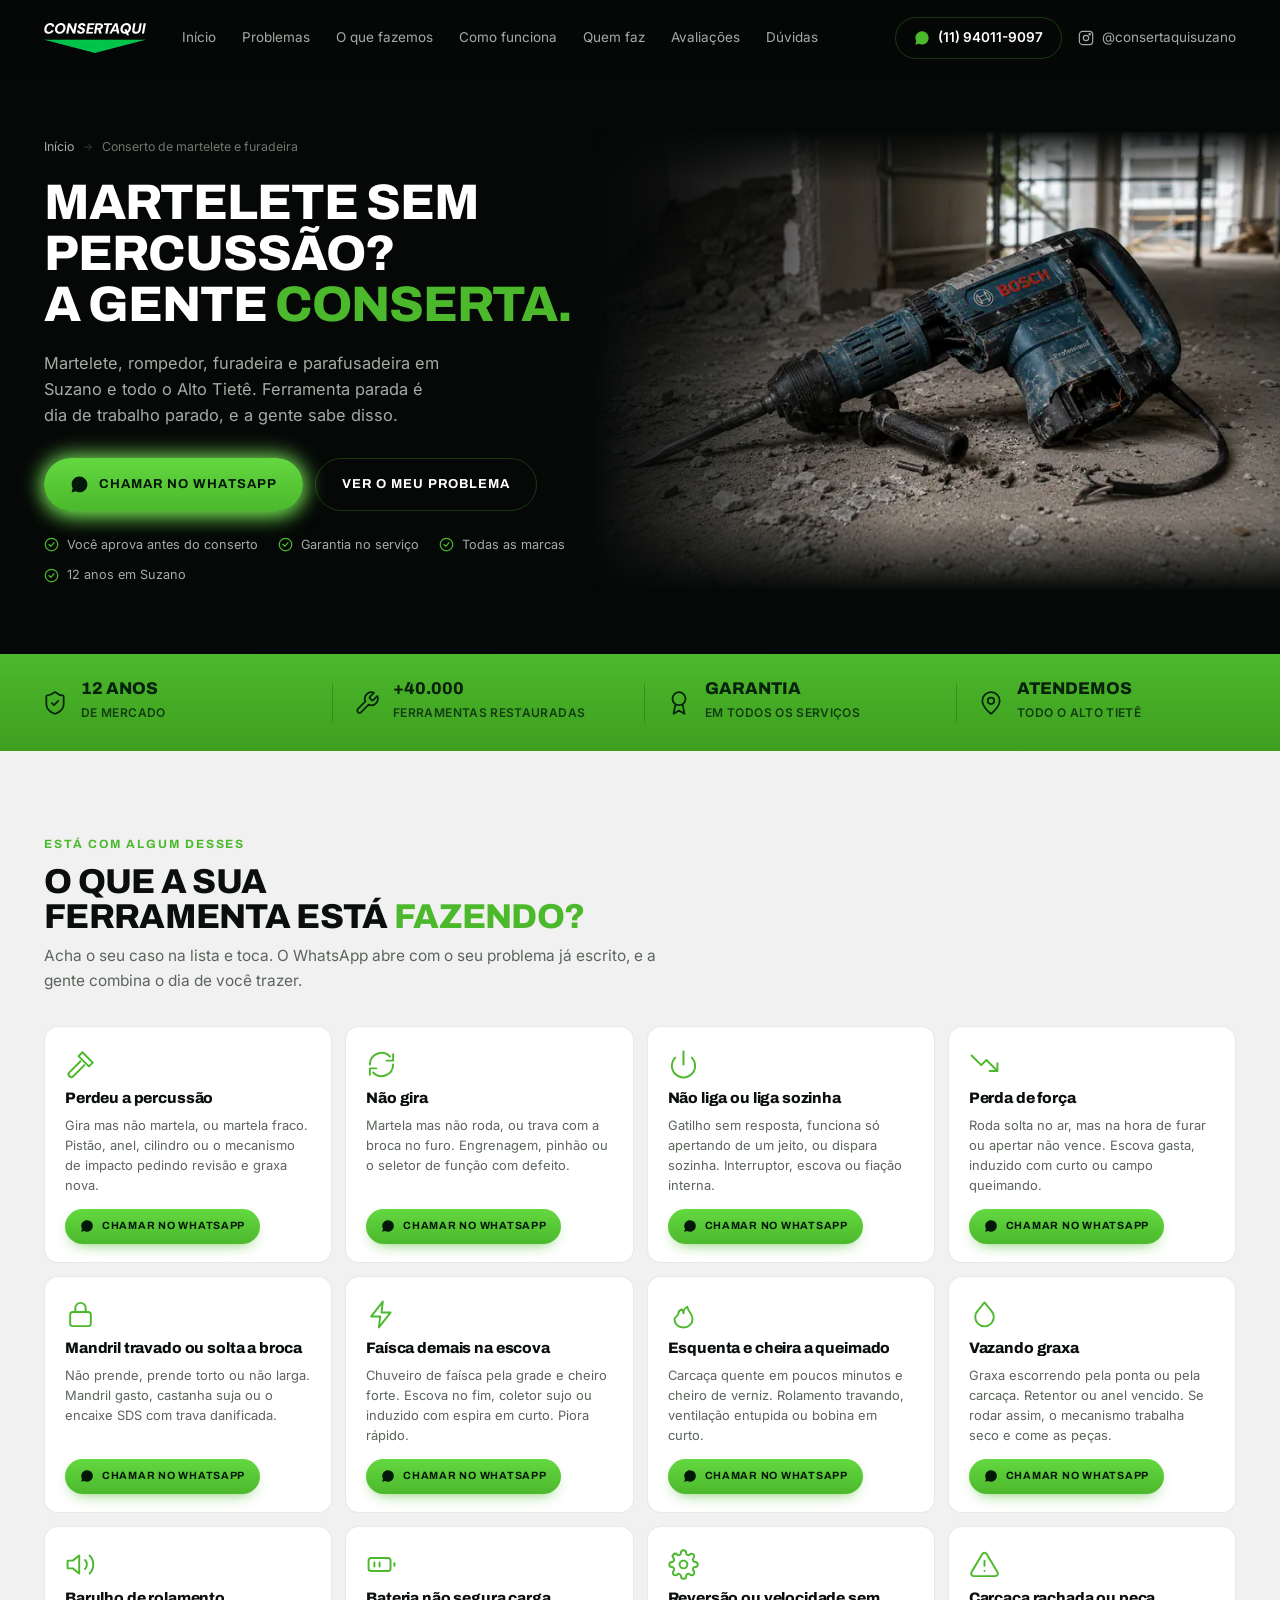
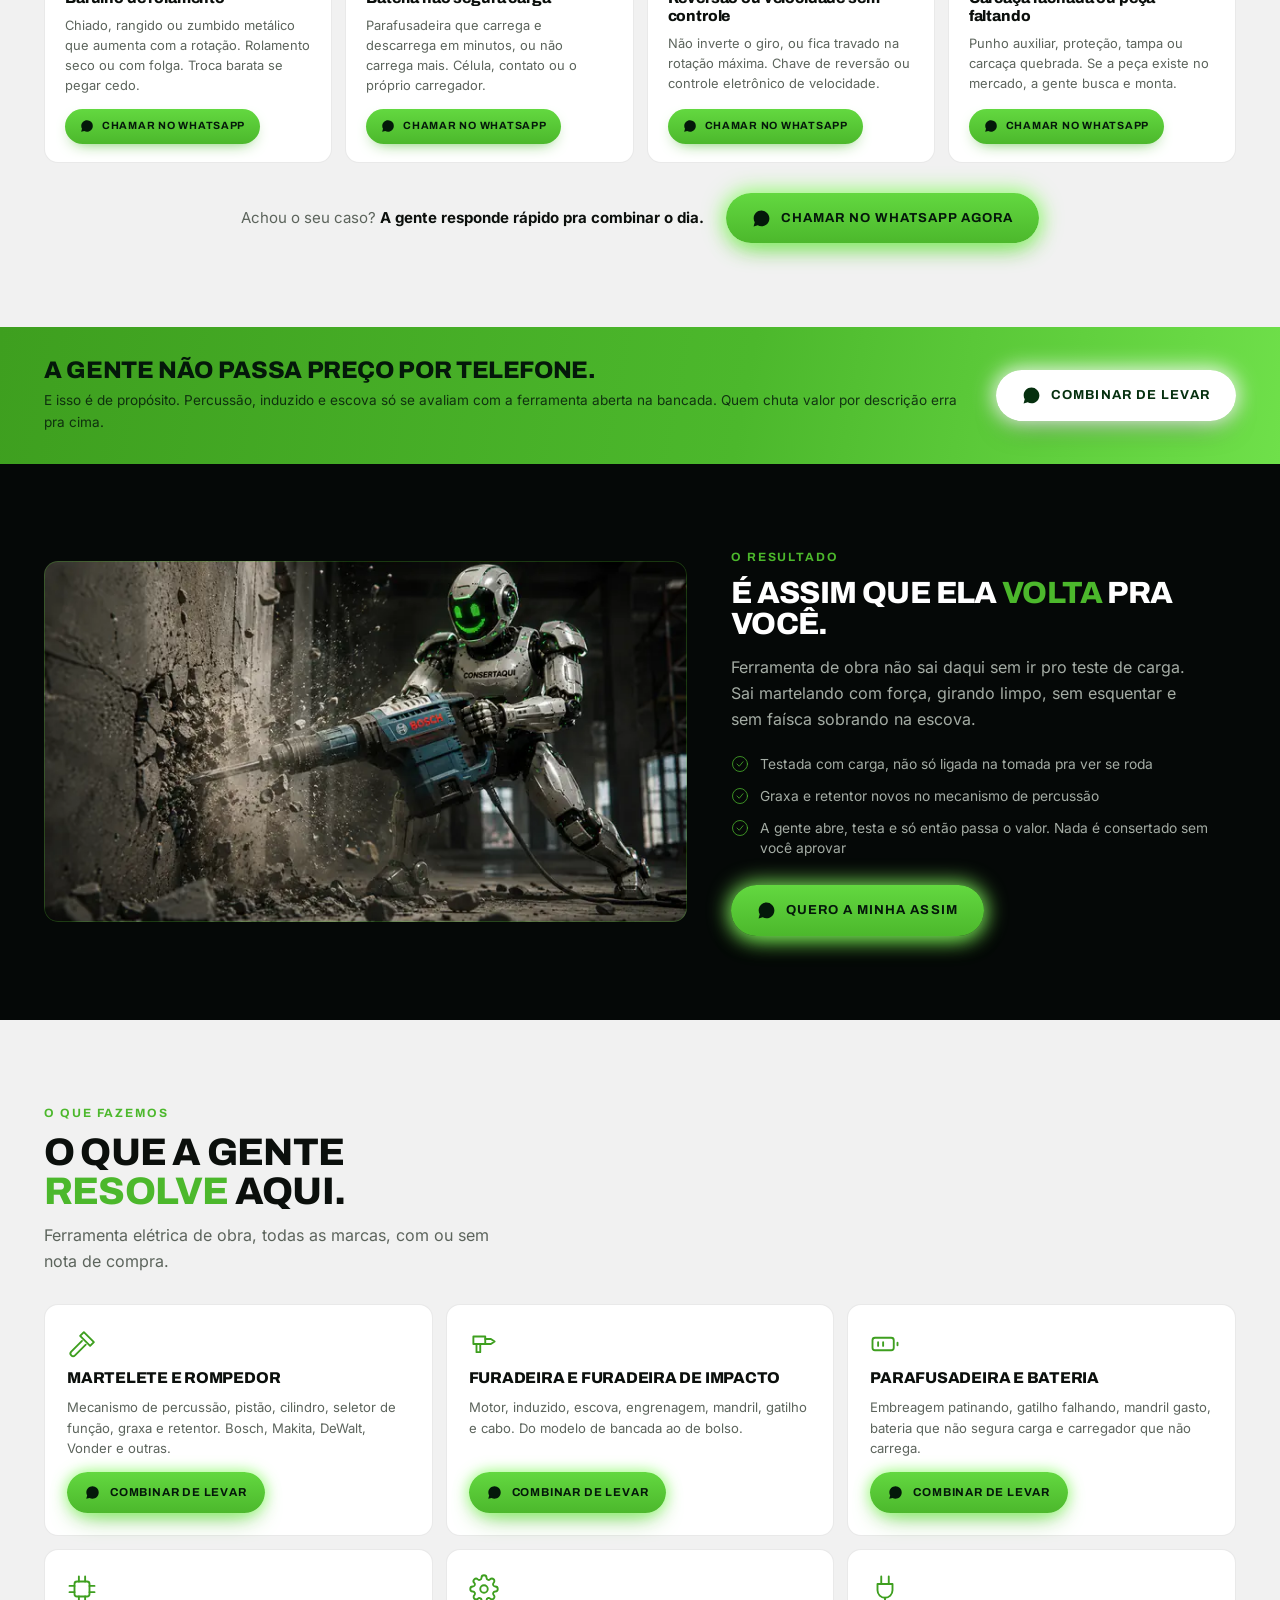
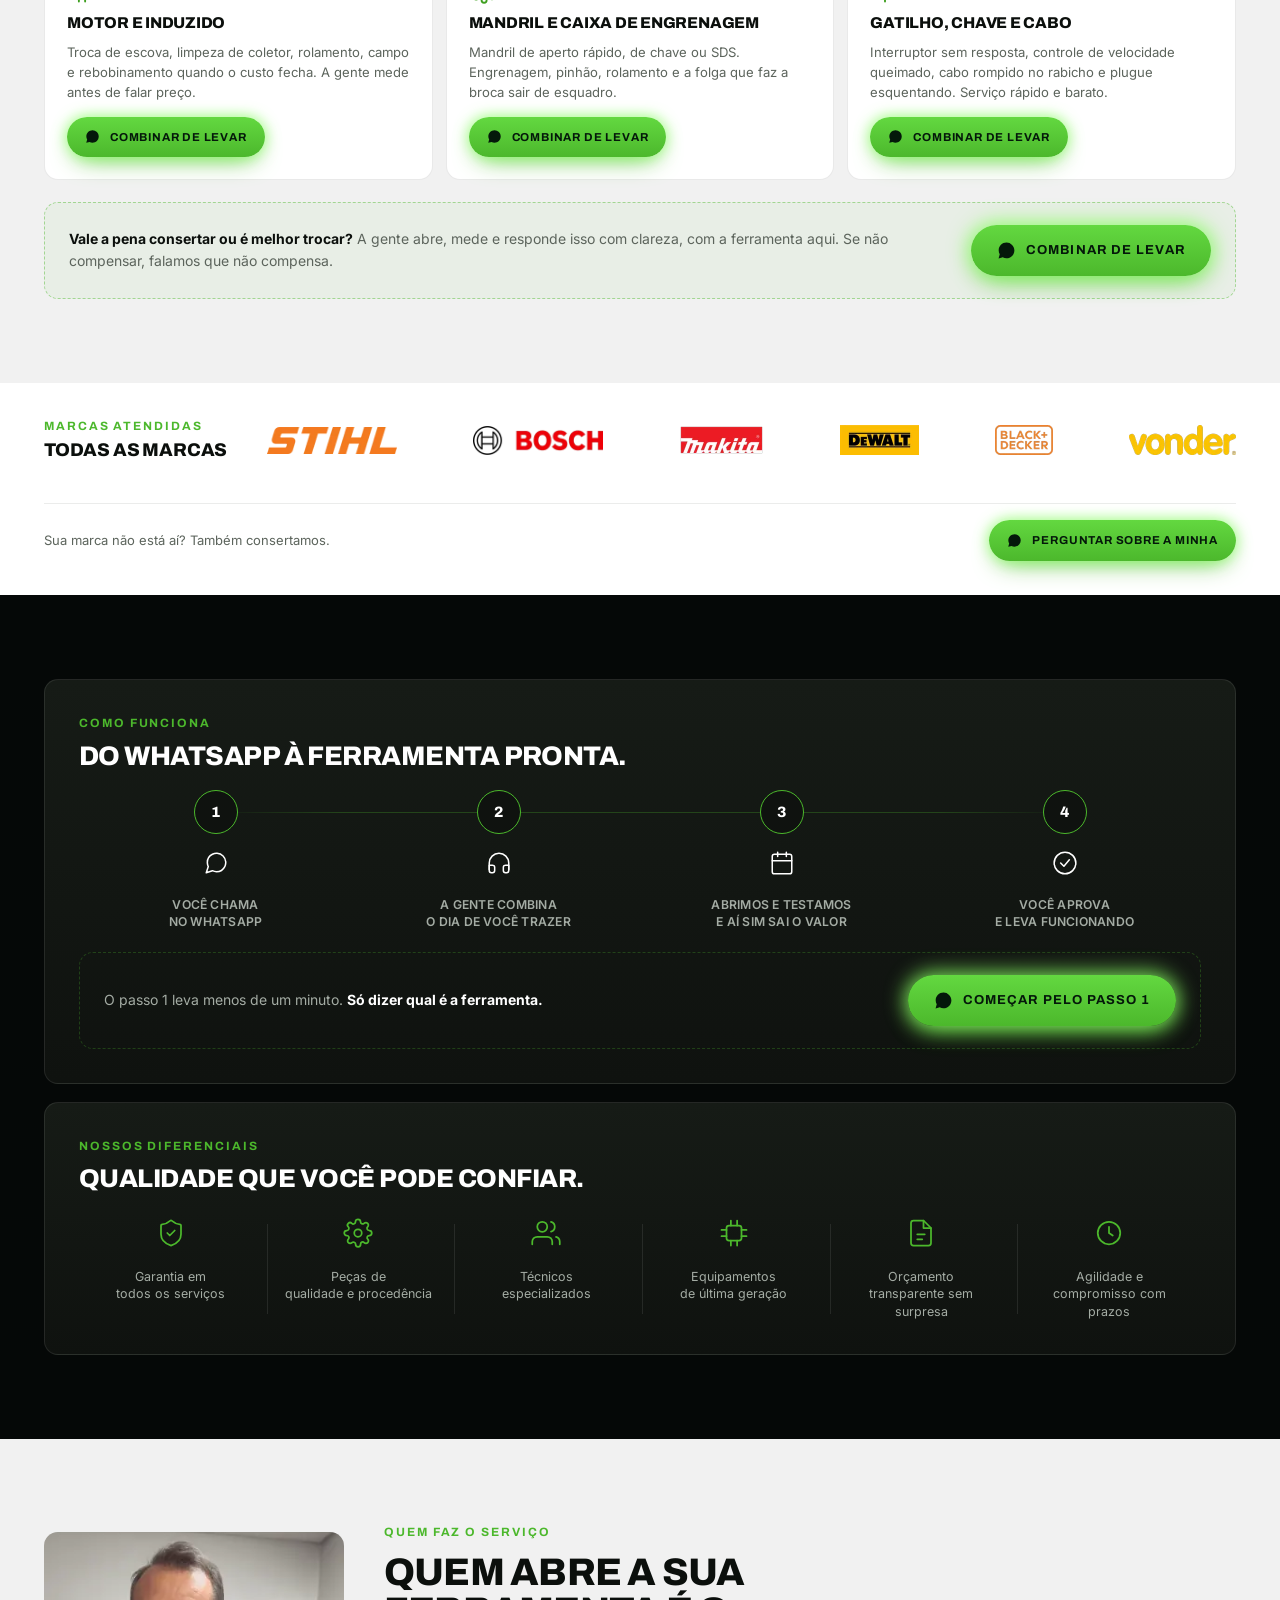
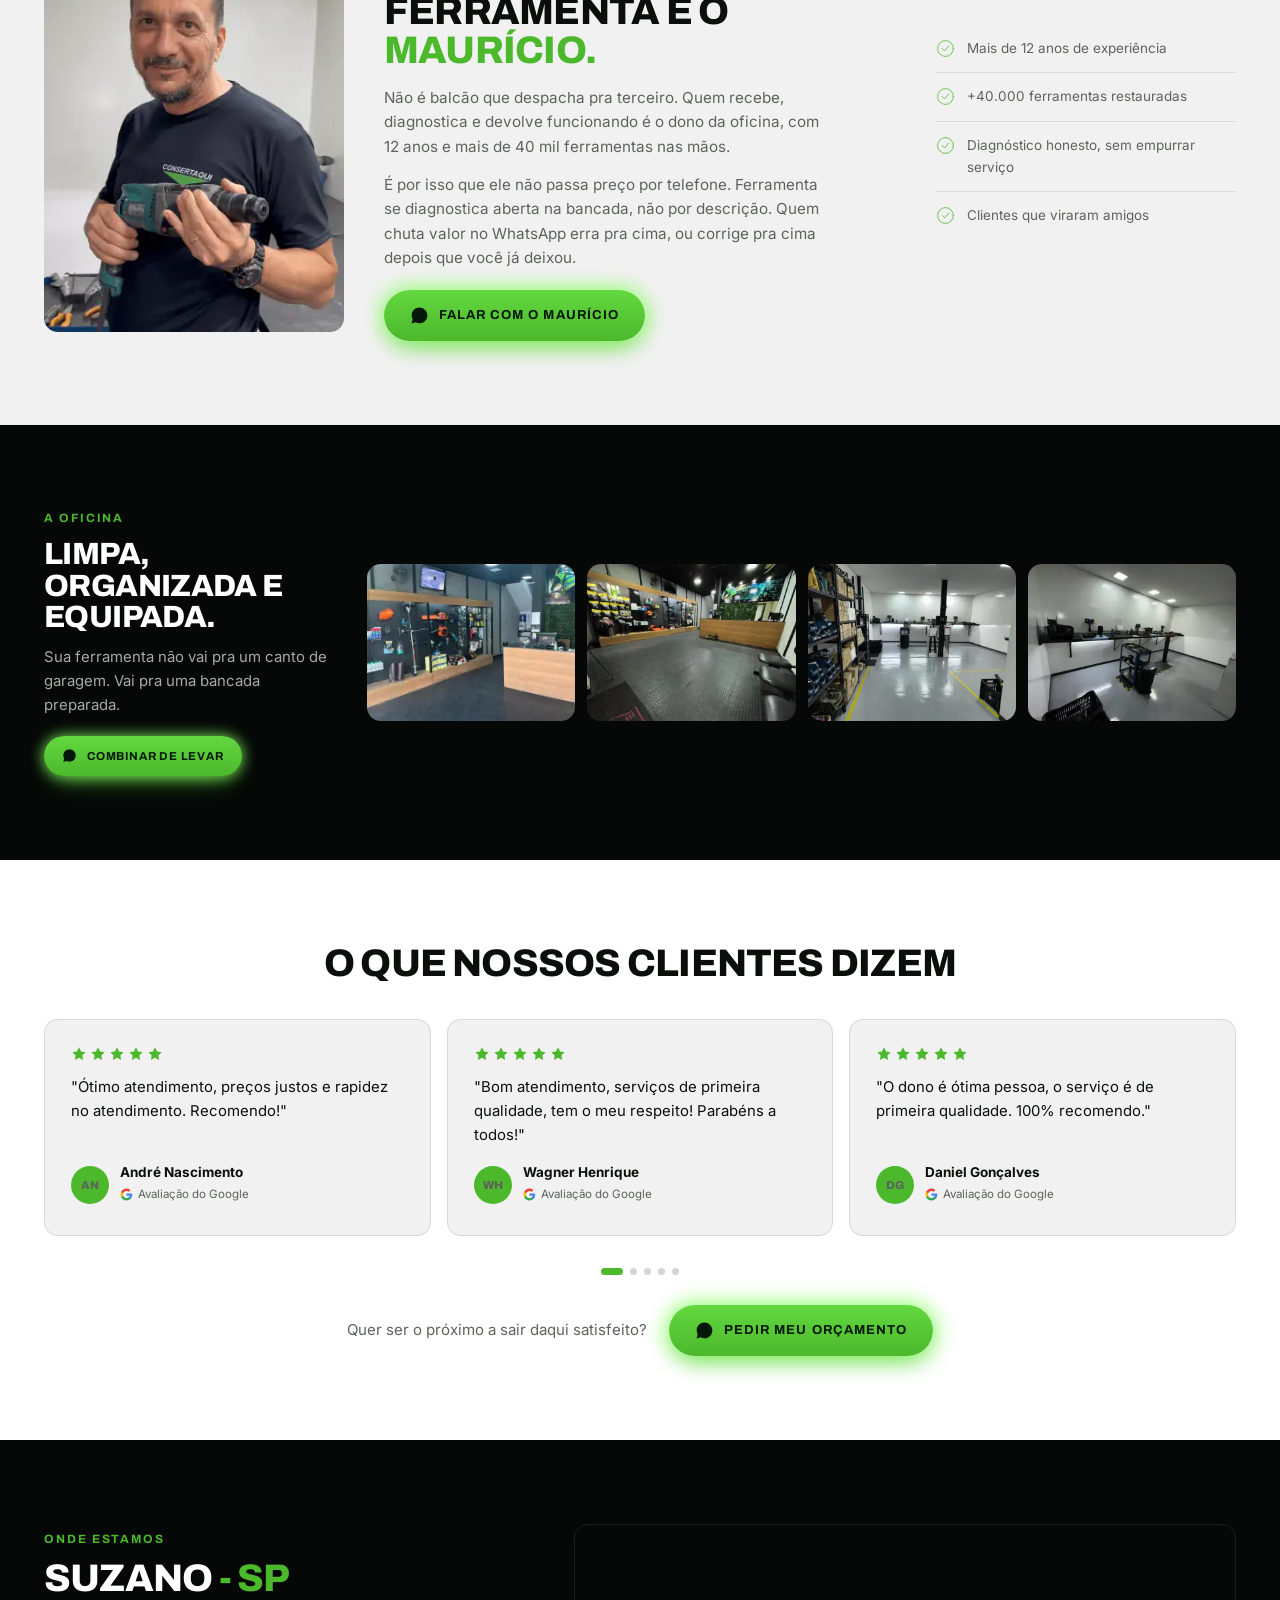
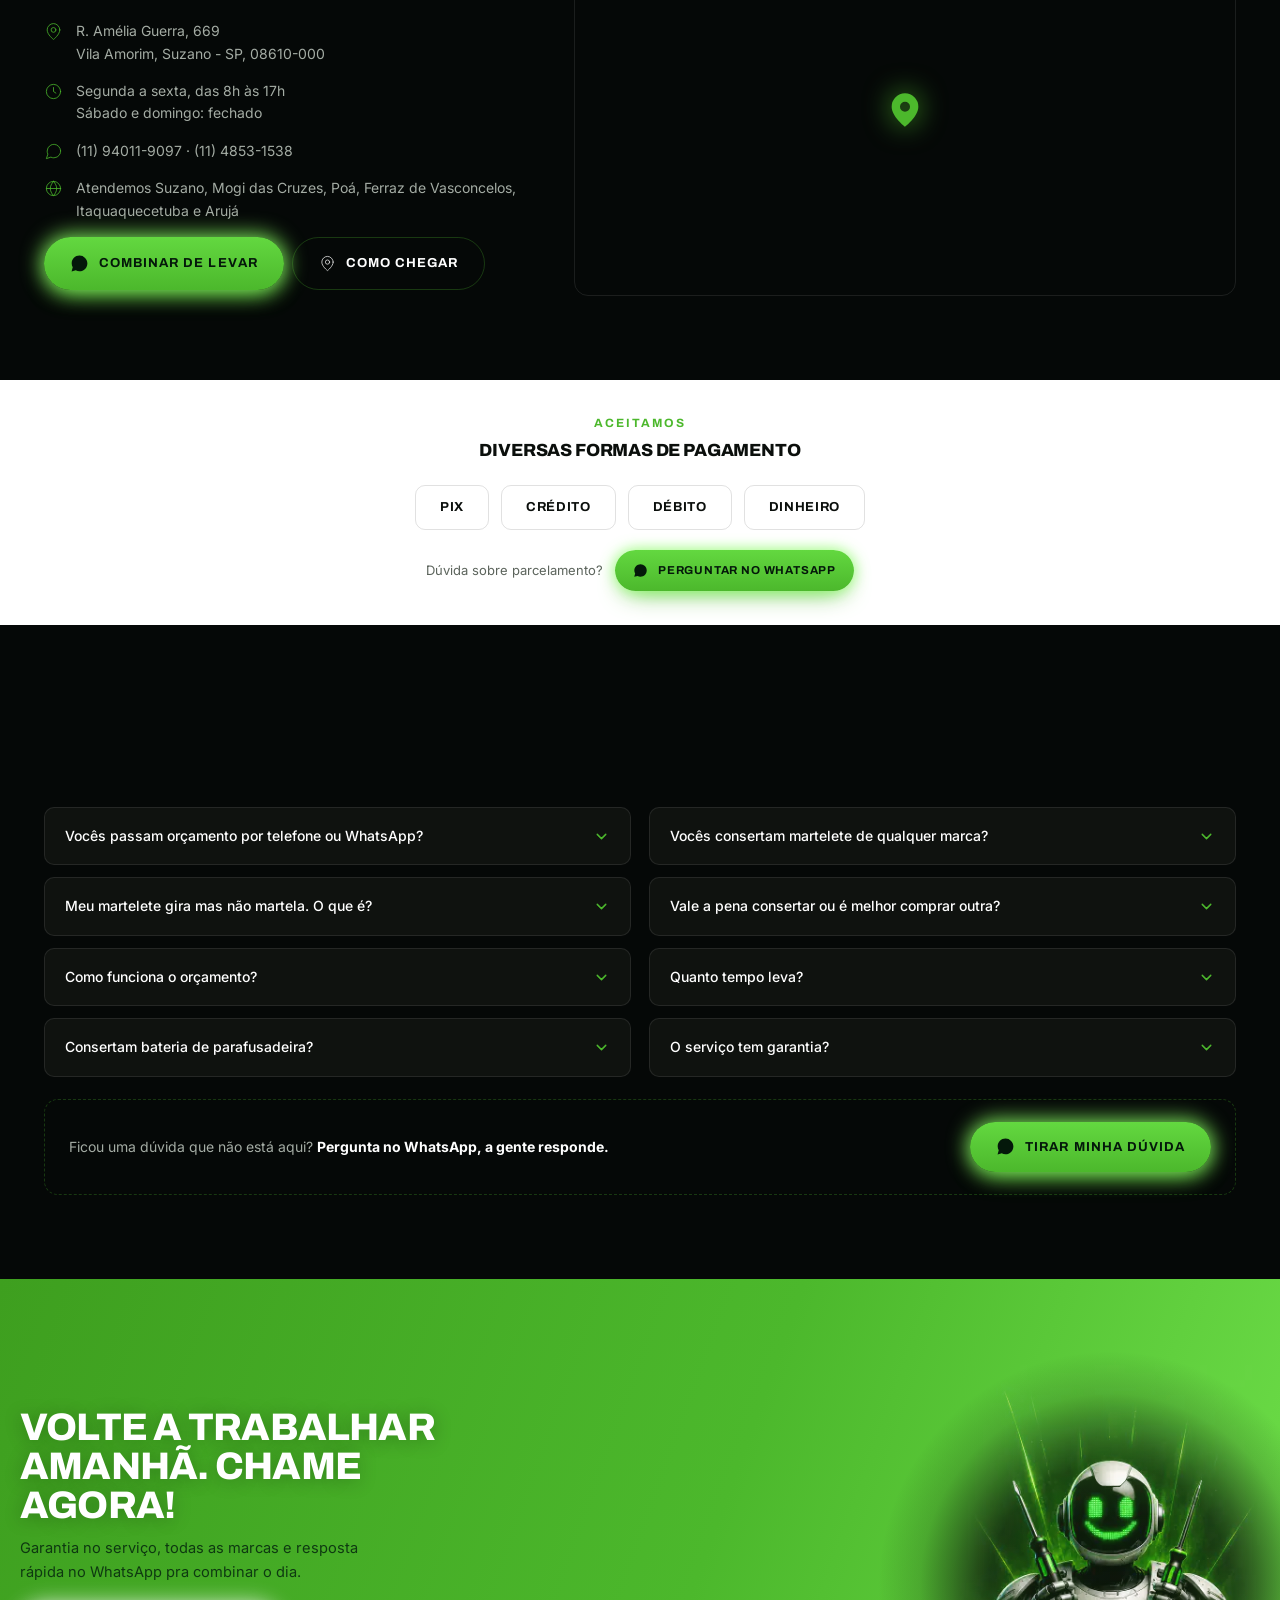
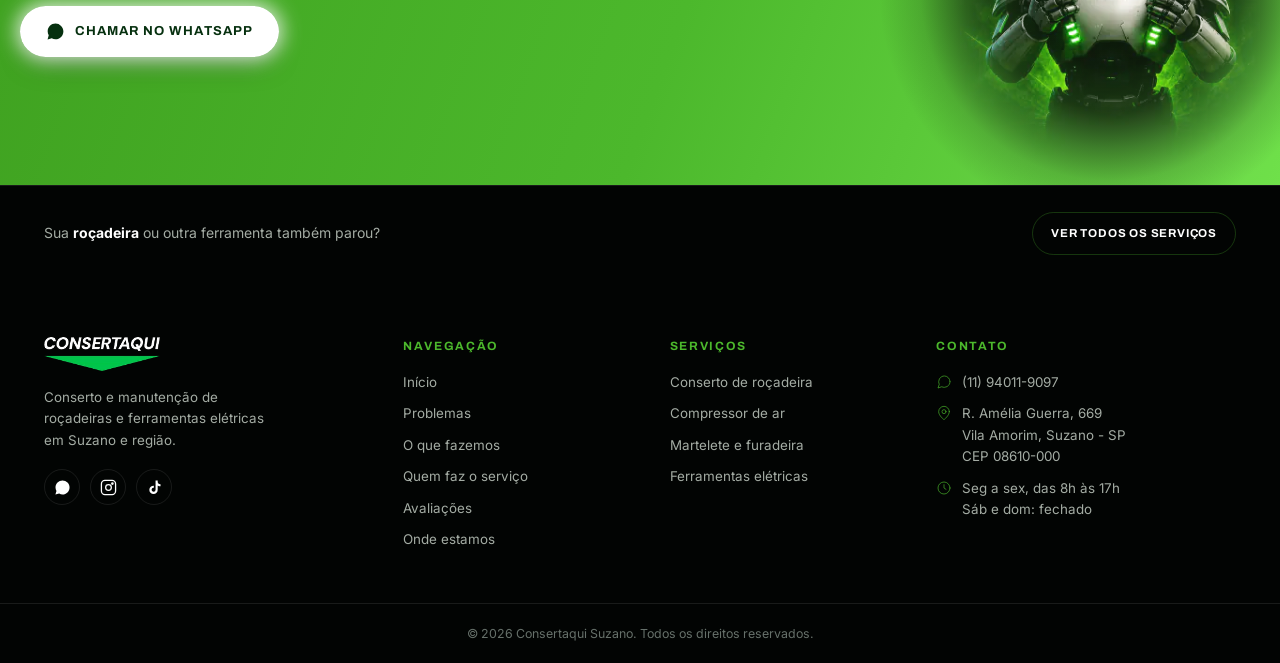
<file: conserto-de-martelete-e-furadeira/index.html>
<!DOCTYPE html>
<html lang="pt-BR">
<head>
<meta charset="UTF-8">
<meta name="viewport" content="width=device-width, initial-scale=1">
<title>Conserto de Martelete e Furadeira em Suzano | Consertaqui</title>
<meta name="description" content="Martelete sem percussão, furadeira sem força ou que não liga? Conserto em Suzano e no Alto Tietê, todas as marcas, com garantia. Chame e combine de levar.">
<link rel="canonical" href="https://www.consertaquisuzano.com.br/conserto-de-martelete-e-furadeira/">
<meta name="theme-color" content="#050807">

<meta property="og:type" content="website">
<meta property="og:locale" content="pt_BR">
<meta property="og:site_name" content="Consertaqui">
<meta property="og:title" content="Conserto de Martelete e Furadeira em Suzano | Consertaqui">
<meta property="og:description" content="Martelete sem percussão, furadeira sem força ou que não liga? Conserto em Suzano e no Alto Tietê, todas as marcas, com garantia. Chame e combine de levar.">
<meta property="og:url" content="https://www.consertaquisuzano.com.br/conserto-de-martelete-e-furadeira/">
<meta property="og:image" content="https://www.consertaquisuzano.com.br/assets/img/lps/martelete-hero.webp">

<link rel="icon" href="../assets/img/logo.png">
<link rel="apple-touch-icon" href="../assets/img/logo.png">

<link rel="preload" as="image" imagesrcset="../assets/img/lps/martelete-hero-800.webp 800w, ../assets/img/lps/martelete-hero.webp 1400w" imagesizes="(min-width: 1241px) calc(50vw + 48px), 54vw" type="image/webp" media="(min-width: 861px)" fetchpriority="high">
<link rel="preload" as="image" imagesrcset="../assets/img/lps/martelete-hero-mob.webp 900w" imagesizes="100vw" type="image/webp" media="(max-width: 860px)" fetchpriority="high">
<link rel="preload" as="font" type="font/woff2" href="../assets/fonts/archivo-latin.woff2" crossorigin>
<link rel="preload" as="font" type="font/woff2" href="../assets/fonts/inter-latin.woff2" crossorigin>
<link rel="stylesheet" href="../assets/css/style.css">
<link rel="stylesheet" href="../assets/css/lp.css">

<!-- Google tag (gtag.js) -->
<script async src="https://www.googletagmanager.com/gtag/js?id=AW-17736470012"></script>
<script>
  window.dataLayer = window.dataLayer || [];
  function gtag(){dataLayer.push(arguments);}
  gtag('js', new Date());
  gtag('config', 'AW-17736470012');
</script>
</head>
<body>
<svg aria-hidden="true" style="position:absolute;width:0;height:0;overflow:hidden"><symbol id="i1" viewBox="0 0 24 24"><path d="M12.04 2C6.58 2 2.13 6.45 2.13 11.91c0 1.75.46 3.45 1.32 4.95L2 22l5.25-1.38a9.87 9.87 0 0 0 4.79 1.22c5.46 0 9.91-4.45 9.91-9.91 0-2.65-1.03-5.14-2.9-7.01A9.82 9.82 0 0 0 12.04 2zm5.43 12.38c-.3-.15-1.76-.87-2.03-.97-.27-.1-.47-.15-.67.15-.2.3-.77.96-.94 1.16-.17.2-.35.22-.65.07-.3-.15-1.26-.46-2.4-1.48-.89-.79-1.49-1.77-1.66-2.07-.17-.3-.02-.46.13-.61.13-.13.3-.35.45-.52.15-.17.2-.3.3-.5.1-.2.05-.37-.02-.52-.08-.15-.67-1.61-.92-2.2-.24-.58-.49-.5-.67-.51h-.57c-.2 0-.52.07-.79.37-.27.3-1.04 1.01-1.04 2.47s1.06 2.86 1.21 3.06c.15.2 2.1 3.2 5.08 4.49.71.3 1.26.49 1.69.63.71.22 1.36.19 1.87.12.57-.09 1.76-.72 2.01-1.41.25-.7.25-1.29.17-1.42-.07-.12-.27-.2-.57-.35z"/></symbol><symbol id="i2" viewBox="0 0 24 24"><circle cx="12" cy="12" r="10"/><path d="m8 12 3 3 5-6"/></symbol><symbol id="i3" viewBox="0 0 24 24"><path d="m12 2 3.1 6.3 6.9 1-5 4.9 1.2 6.8L12 17.8 5.8 21l1.2-6.8-5-4.9 6.9-1z"/></symbol><symbol id="i4" viewBox="0 0 48 48"><path fill="#4285F4" d="M45.12 24.5c0-1.56-.14-3.06-.4-4.5H24v8.51h11.84c-.51 2.75-2.06 5.08-4.39 6.64v5.52h7.11c4.16-3.83 6.56-9.47 6.56-16.17z"/><path fill="#34A853" d="M24 46c5.94 0 10.92-1.97 14.56-5.33l-7.11-5.52c-1.97 1.32-4.49 2.1-7.45 2.1-5.73 0-10.58-3.87-12.31-9.07H4.34v5.7C7.96 41.07 15.4 46 24 46z"/><path fill="#FBBC05" d="M11.69 28.18C11.25 26.86 11 25.45 11 24s.25-2.86.69-4.18v-5.7H4.34C2.85 17.09 2 20.45 2 24s.85 6.91 2.34 9.88l7.35-5.7z"/><path fill="#EA4335" d="M24 10.75c3.23 0 6.13 1.11 8.41 3.29l6.31-6.31C34.91 4.18 29.93 2 24 2 15.4 2 7.96 6.93 4.34 14.12l7.35 5.7c1.73-5.2 6.58-9.07 12.31-9.07z"/></symbol></svg>

<!-- ====================================================== HEADER ====== -->
<header class="head" id="head">
  <div class="wrap head__in">
    <a href="../" class="head__logo" aria-label="Consertaqui, página inicial">
      <img src="../assets/img/logo-v2.webp" alt="Consertaqui" width="102" height="30">
    </a>

    <nav class="nav" aria-label="Navegação principal">
      <a href="../">Início</a>
      <a href="#problemas">Problemas</a>
      <a href="#servicos">O que fazemos</a>
      <a href="#como">Como funciona</a>
      <a href="#sobre">Quem faz</a>
      <a href="#depoimentos">Avaliações</a>
      <a href="#faq">Dúvidas</a>
    </nav>

    <div class="head__side">
      <a href="https://wa.me/5511940119097" class="head__wa" data-wa="Olá! Vim pelo site. Meu martelete ou furadeira está com problema e queria combinar de levar aí." target="_blank" rel="noopener">
        <svg viewBox="0 0 24 24" fill="currentColor" aria-hidden="true"><use href="#i1"/></svg>
        (11) 94011-9097
      </a>
      <a href="https://www.instagram.com/consertaquisuzano/" class="head__ig" target="_blank" rel="noopener">
        <svg viewBox="0 0 24 24" fill="none" stroke="currentColor" stroke-width="1.8" stroke-linecap="round" stroke-linejoin="round" aria-hidden="true"><rect x="2" y="2" width="20" height="20" rx="5"/><circle cx="12" cy="12" r="4"/><circle cx="17.5" cy="6.5" r="1"/></svg>
        @consertaquisuzano
      </a>
      <button class="burger" id="burger" aria-label="Abrir menu" aria-expanded="false" aria-controls="menu"><span></span></button>
    </div>
  </div>

  <div class="menu" id="menu">
    <div class="menu__in"><div>
      <a href="../">Início</a>
      <a href="#problemas">Problemas</a>
      <a href="#servicos">O que fazemos</a>
      <a href="#como">Como funciona</a>
      <a href="#sobre">Quem faz o serviço</a>
      <a href="#oficina">A oficina</a>
      <a href="#depoimentos">Avaliações</a>
      <a href="#faq">Perguntas frequentes</a>
      <a href="#contato">Onde estamos</a>
      <a class="btn btn--wa btn--block btn--pulso" data-wa="Olá! Vim pelo site. Meu martelete ou furadeira está com problema e queria combinar de levar aí." href="https://wa.me/5511940119097"><svg viewBox="0 0 24 24" fill="currentColor" aria-hidden="true"><use href="#i1"/></svg>Chamar no WhatsApp</a>
    </div></div>
  </div>
</header>

<main id="topo">

<!-- ======================================================== HERO ====== -->
<section class="hero hero--lp">
  <div class="wrap hero__grid">
    <div class="hero__copy">
      <nav class="mig" aria-label="Você está em">
        <a href="../">Início</a>
        <svg viewBox="0 0 24 24" fill="none" stroke="currentColor" stroke-linecap="round" stroke-linejoin="round" aria-hidden="true"><path d="M5 12h13"/><path d="m12 5 7 7-7 7"/></svg>
        <span>Conserto de martelete e furadeira</span>
      </nav>

      <h1>Martelete sem<br>percussão?<br>A gente <span class="g">conserta.</span></h1>

      <p class="hero__sub">Martelete, rompedor, furadeira e parafusadeira em Suzano e todo o Alto Tietê. Ferramenta parada é dia de trabalho parado, e a gente sabe disso.</p>

      <div class="hero__cta">
        <a class="btn btn--wa btn--pulso" data-wa="Olá! Vim pelo site. Meu martelete ou furadeira está com problema e queria combinar de levar aí." href="https://wa.me/5511940119097"><svg viewBox="0 0 24 24" fill="currentColor" aria-hidden="true"><use href="#i1"/></svg>Chamar no WhatsApp</a>
        <a class="btn btn--ghost" href="#problemas">Ver o meu problema</a>
      </div>

      <ul class="hero__nota">
        <li><svg viewBox="0 0 24 24" fill="none" stroke="currentColor" stroke-linecap="round" stroke-linejoin="round" aria-hidden="true"><use href="#i2"/></svg>Você aprova antes do conserto</li>
        <li><svg viewBox="0 0 24 24" fill="none" stroke="currentColor" stroke-linecap="round" stroke-linejoin="round" aria-hidden="true"><use href="#i2"/></svg>Garantia no serviço</li>
        <li><svg viewBox="0 0 24 24" fill="none" stroke="currentColor" stroke-linecap="round" stroke-linejoin="round" aria-hidden="true"><use href="#i2"/></svg>Todas as marcas</li>
        <li><svg viewBox="0 0 24 24" fill="none" stroke="currentColor" stroke-linecap="round" stroke-linejoin="round" aria-hidden="true"><use href="#i2"/></svg>12 anos em Suzano</li>
      </ul>
    </div>

    <div class="hero__art">
      <picture>
        <source srcset="../assets/img/lps/martelete-hero-mob.webp 900w" sizes="100vw" media="(max-width: 860px)" type="image/webp">
        <img src="../assets/img/lps/martelete-hero-800.webp" srcset="../assets/img/lps/martelete-hero-800.webp 800w, ../assets/img/lps/martelete-hero.webp 1400w" sizes="(min-width: 1241px) calc(50vw + 48px), 54vw" alt="Martelete Bosch quebrado caído no chão de uma obra, com a ponteira solta" width="1400" height="934" fetchpriority="high" decoding="async">
      </picture>
    </div>
  </div>
</section>

<!-- ======================================================= SELOS ====== -->
<section class="selos">
  <div class="wrap selos__in">
    <div class="selo" data-rv>
      <svg viewBox="0 0 24 24" fill="none" stroke="currentColor" stroke-linecap="round" stroke-linejoin="round" aria-hidden="true"><path d="M20 13c0 5-3.5 7.5-7.66 8.95a1 1 0 0 1-.67-.01C7.5 20.5 4 18 4 13V6a1 1 0 0 1 1-1c2 0 4.5-1.2 6.24-2.72a1.17 1.17 0 0 1 1.52 0C14.51 3.81 17 5 19 5a1 1 0 0 1 1 1z"/><path d="m9 12 2 2 4-4"/></svg>
      <div><b>12 anos</b><span>de mercado</span></div>
    </div>
    <div class="selo" data-rv style="--d:80ms">
      <svg viewBox="0 0 24 24" fill="none" stroke="currentColor" stroke-linecap="round" stroke-linejoin="round" aria-hidden="true"><path d="M14.7 6.3a1 1 0 0 0 0 1.4l1.6 1.6a1 1 0 0 0 1.4 0l3.77-3.77a6 6 0 0 1-7.94 7.94l-6.91 6.91a2.12 2.12 0 0 1-3-3l6.91-6.91a6 6 0 0 1 7.94-7.94z"/></svg>
      <div><b>+40.000</b><span>ferramentas restauradas</span></div>
    </div>
    <div class="selo" data-rv style="--d:160ms">
      <svg viewBox="0 0 24 24" fill="none" stroke="currentColor" stroke-linecap="round" stroke-linejoin="round" aria-hidden="true"><circle cx="12" cy="8" r="6"/><path d="M15.48 13.89 17 22l-5-3-5 3 1.52-8.11"/></svg>
      <div><b>Garantia</b><span>em todos os serviços</span></div>
    </div>
    <div class="selo" data-rv style="--d:240ms">
      <svg viewBox="0 0 24 24" fill="none" stroke="currentColor" stroke-linecap="round" stroke-linejoin="round" aria-hidden="true"><path d="M20 10c0 6-8 12-8 12s-8-6-8-12a8 8 0 0 1 16 0z"/><circle cx="12" cy="10" r="3"/></svg>
      <div><b>Atendemos</b><span>todo o Alto Tietê</span></div>
    </div>
  </div>
</section>

<!-- ==================================================== AS DORES ====== -->
<section class="sec sec--light" id="problemas">
  <div class="wrap">
    <div class="dores__head" data-rv>
      <div class="eyebrow">Está com algum desses</div>
      <h2>O que a sua<br>ferramenta está <span class="g">fazendo?</span></h2>
      <p>Acha o seu caso na lista e toca. O WhatsApp abre com o seu problema já escrito, e a gente combina o dia de você trazer.</p>
    </div>

    <div class="dores__grid">
      <a class="dor" data-rv style="--d:0ms" data-wa="Olá! Vim pelo site. Meu martelete *perdeu a percussão*. Queria combinar de levar aí." href="https://wa.me/5511940119097">
        <svg class="dor__ico" viewBox="0 0 24 24" fill="none" stroke="currentColor" stroke-linecap="round" stroke-linejoin="round" aria-hidden="true"><path d="m15 12.5-8.6 8.6a2.1 2.1 0 0 1-3-3L12 9.5"/><path d="m13.5 2.5 8 8-3 3-8-8z"/></svg>
        <b>Perdeu a percussão</b>
        <p>Gira mas não martela, ou martela fraco. Pistão, anel, cilindro ou o mecanismo de impacto pedindo revisão e graxa nova.</p>
        <span class="dor__cta"><svg viewBox="0 0 24 24" fill="currentColor" aria-hidden="true"><use href="#i1"/></svg><span class="t-lg">Chamar no WhatsApp</span><span class="t-sm">Chamar</span></span>
      </a>
      <a class="dor" data-rv style="--d:45ms" data-wa="Olá! Vim pelo site. Meu martelete ou furadeira *não gira*. Queria combinar de levar aí." href="https://wa.me/5511940119097">
        <svg class="dor__ico" viewBox="0 0 24 24" fill="none" stroke="currentColor" stroke-linecap="round" stroke-linejoin="round" aria-hidden="true"><path d="M21 12a9 9 0 0 1-15.5 6.2"/><path d="M3 12a9 9 0 0 1 15.5-6.2"/><path d="M21 4v5h-5"/><path d="M3 20v-5h5"/></svg>
        <b>Não gira</b>
        <p>Martela mas não roda, ou trava com a broca no furo. Engrenagem, pinhão ou o seletor de função com defeito.</p>
        <span class="dor__cta"><svg viewBox="0 0 24 24" fill="currentColor" aria-hidden="true"><use href="#i1"/></svg><span class="t-lg">Chamar no WhatsApp</span><span class="t-sm">Chamar</span></span>
      </a>
      <a class="dor" data-rv style="--d:90ms" data-wa="Olá! Vim pelo site. Minha ferramenta *não liga* (ou liga sozinha). Queria combinar de levar aí." href="https://wa.me/5511940119097">
        <svg class="dor__ico" viewBox="0 0 24 24" fill="none" stroke="currentColor" stroke-linecap="round" stroke-linejoin="round" aria-hidden="true"><path d="M18.36 6.64a9 9 0 1 1-12.73 0"/><path d="M12 2v10"/></svg>
        <b>Não liga ou liga sozinha</b>
        <p>Gatilho sem resposta, funciona só apertando de um jeito, ou dispara sozinha. Interruptor, escova ou fiação interna.</p>
        <span class="dor__cta"><svg viewBox="0 0 24 24" fill="currentColor" aria-hidden="true"><use href="#i1"/></svg><span class="t-lg">Chamar no WhatsApp</span><span class="t-sm">Chamar</span></span>
      </a>
      <a class="dor" data-rv style="--d:135ms" data-wa="Olá! Vim pelo site. Minha ferramenta está com *perda de força*. Queria combinar de levar aí." href="https://wa.me/5511940119097">
        <svg class="dor__ico" viewBox="0 0 24 24" fill="none" stroke="currentColor" stroke-linecap="round" stroke-linejoin="round" aria-hidden="true"><path d="M22 17l-8.5-8.5-4 4L2 5"/><path d="M16 17h6v-6"/></svg>
        <b>Perda de força</b>
        <p>Roda solta no ar, mas na hora de furar ou apertar não vence. Escova gasta, induzido com curto ou campo queimando.</p>
        <span class="dor__cta"><svg viewBox="0 0 24 24" fill="currentColor" aria-hidden="true"><use href="#i1"/></svg><span class="t-lg">Chamar no WhatsApp</span><span class="t-sm">Chamar</span></span>
      </a>
      <a class="dor" data-rv style="--d:0ms" data-wa="Olá! Vim pelo site. O *mandril* da minha ferramenta está travado ou soltando a broca. Queria combinar de levar aí." href="https://wa.me/5511940119097">
        <svg class="dor__ico" viewBox="0 0 24 24" fill="none" stroke="currentColor" stroke-linecap="round" stroke-linejoin="round" aria-hidden="true"><rect x="4" y="10" width="16" height="11" rx="2"/><path d="M8 10V7a4 4 0 0 1 8 0v3"/></svg>
        <b>Mandril travado ou solta a broca</b>
        <p>Não prende, prende torto ou não larga. Mandril gasto, castanha suja ou o encaixe SDS com trava danificada.</p>
        <span class="dor__cta"><svg viewBox="0 0 24 24" fill="currentColor" aria-hidden="true"><use href="#i1"/></svg><span class="t-lg">Chamar no WhatsApp</span><span class="t-sm">Chamar</span></span>
      </a>
      <a class="dor" data-rv style="--d:45ms" data-wa="Olá! Vim pelo site. Minha ferramenta está *faiscando muito*. Queria combinar de levar aí." href="https://wa.me/5511940119097">
        <svg class="dor__ico" viewBox="0 0 24 24" fill="none" stroke="currentColor" stroke-linecap="round" stroke-linejoin="round" aria-hidden="true"><path d="M13 2 4 13.5h7l-1 8.5 9-11.5h-7z"/></svg>
        <b>Faísca demais na escova</b>
        <p>Chuveiro de faísca pela grade e cheiro forte. Escova no fim, coletor sujo ou induzido com espira em curto. Piora rápido.</p>
        <span class="dor__cta"><svg viewBox="0 0 24 24" fill="currentColor" aria-hidden="true"><use href="#i1"/></svg><span class="t-lg">Chamar no WhatsApp</span><span class="t-sm">Chamar</span></span>
      </a>
      <a class="dor" data-rv style="--d:90ms" data-wa="Olá! Vim pelo site. Minha ferramenta está *esquentando e com cheiro de queimado*. Queria combinar de levar aí." href="https://wa.me/5511940119097">
        <svg class="dor__ico" viewBox="0 0 24 24" fill="none" stroke="currentColor" stroke-linecap="round" stroke-linejoin="round" aria-hidden="true"><path d="M12 22c4 0 7-2.6 7-6.5 0-4.6-4-6-4-9.5 0 0-3 1.5-3 5 0-2-1.5-3-1.5-3S8 9 8 11.5C8 13 5 14 5 15.5 5 19.4 8 22 12 22z"/></svg>
        <b>Esquenta e cheira a queimado</b>
        <p>Carcaça quente em poucos minutos e cheiro de verniz. Rolamento travando, ventilação entupida ou bobina em curto.</p>
        <span class="dor__cta"><svg viewBox="0 0 24 24" fill="currentColor" aria-hidden="true"><use href="#i1"/></svg><span class="t-lg">Chamar no WhatsApp</span><span class="t-sm">Chamar</span></span>
      </a>
      <a class="dor" data-rv style="--d:135ms" data-wa="Olá! Vim pelo site. Minha ferramenta está *vazando graxa*. Queria combinar de levar aí." href="https://wa.me/5511940119097">
        <svg class="dor__ico" viewBox="0 0 24 24" fill="none" stroke="currentColor" stroke-linecap="round" stroke-linejoin="round" aria-hidden="true"><path d="M12 2.7 6.9 8.9a7.2 7.2 0 1 0 10.2 0z"/></svg>
        <b>Vazando graxa</b>
        <p>Graxa escorrendo pela ponta ou pela carcaça. Retentor ou anel vencido. Se rodar assim, o mecanismo trabalha seco e come as peças.</p>
        <span class="dor__cta"><svg viewBox="0 0 24 24" fill="currentColor" aria-hidden="true"><use href="#i1"/></svg><span class="t-lg">Chamar no WhatsApp</span><span class="t-sm">Chamar</span></span>
      </a>
      <a class="dor" data-rv style="--d:0ms" data-wa="Olá! Vim pelo site. Minha ferramenta está com *barulho de rolamento*. Queria combinar de levar aí." href="https://wa.me/5511940119097">
        <svg class="dor__ico" viewBox="0 0 24 24" fill="none" stroke="currentColor" stroke-linecap="round" stroke-linejoin="round" aria-hidden="true"><path d="M11 5 6 9H2v6h4l5 4z"/><path d="M15.5 8.5a5 5 0 0 1 0 7"/><path d="M19 5a10 10 0 0 1 0 14"/></svg>
        <b>Barulho de rolamento</b>
        <p>Chiado, rangido ou zumbido metálico que aumenta com a rotação. Rolamento seco ou com folga. Troca barata se pegar cedo.</p>
        <span class="dor__cta"><svg viewBox="0 0 24 24" fill="currentColor" aria-hidden="true"><use href="#i1"/></svg><span class="t-lg">Chamar no WhatsApp</span><span class="t-sm">Chamar</span></span>
      </a>
      <a class="dor" data-rv style="--d:45ms" data-wa="Olá! Vim pelo site. A *bateria* da minha parafusadeira não segura carga. Queria combinar de levar aí." href="https://wa.me/5511940119097">
        <svg class="dor__ico" viewBox="0 0 24 24" fill="none" stroke="currentColor" stroke-linecap="round" stroke-linejoin="round" aria-hidden="true"><rect x="2" y="7" width="17" height="10" rx="2"/><path d="M22 11v2"/><path d="M6.5 10.5v3M10.5 10.5v3"/></svg>
        <b>Bateria não segura carga</b>
        <p>Parafusadeira que carrega e descarrega em minutos, ou não carrega mais. Célula, contato ou o próprio carregador.</p>
        <span class="dor__cta"><svg viewBox="0 0 24 24" fill="currentColor" aria-hidden="true"><use href="#i1"/></svg><span class="t-lg">Chamar no WhatsApp</span><span class="t-sm">Chamar</span></span>
      </a>
      <a class="dor" data-rv style="--d:90ms" data-wa="Olá! Vim pelo site. A *reversão ou o controle de velocidade* da minha ferramenta não funciona. Queria combinar de levar aí." href="https://wa.me/5511940119097">
        <svg class="dor__ico" viewBox="0 0 24 24" fill="none" stroke="currentColor" stroke-linecap="round" stroke-linejoin="round" aria-hidden="true"><circle cx="12" cy="12" r="3"/><path d="M19.4 15a1.65 1.65 0 0 0 .33 1.82l.06.06a2 2 0 1 1-2.83 2.83l-.06-.06a1.65 1.65 0 0 0-1.82-.33 1.65 1.65 0 0 0-1 1.51V21a2 2 0 1 1-4 0v-.09A1.65 1.65 0 0 0 9 19.4a1.65 1.65 0 0 0-1.82.33l-.06.06a2 2 0 1 1-2.83-2.83l.06-.06A1.65 1.65 0 0 0 4.6 15a1.65 1.65 0 0 0-1.51-1H3a2 2 0 1 1 0-4h.09A1.65 1.65 0 0 0 4.6 9a1.65 1.65 0 0 0-.33-1.82l-.06-.06a2 2 0 1 1 2.83-2.83l.06.06A1.65 1.65 0 0 0 9 4.6 1.65 1.65 0 0 0 10 3.09V3a2 2 0 1 1 4 0v.09a1.65 1.65 0 0 0 1 1.51 1.65 1.65 0 0 0 1.82-.33l.06-.06a2 2 0 1 1 2.83 2.83l-.06.06A1.65 1.65 0 0 0 19.4 9a1.65 1.65 0 0 0 1.51 1H21a2 2 0 1 1 0 4h-.09a1.65 1.65 0 0 0-1.51 1z"/></svg>
        <b>Reversão ou velocidade sem controle</b>
        <p>Não inverte o giro, ou fica travado na rotação máxima. Chave de reversão ou controle eletrônico de velocidade.</p>
        <span class="dor__cta"><svg viewBox="0 0 24 24" fill="currentColor" aria-hidden="true"><use href="#i1"/></svg><span class="t-lg">Chamar no WhatsApp</span><span class="t-sm">Chamar</span></span>
      </a>
      <a class="dor" data-rv style="--d:135ms" data-wa="Olá! Vim pelo site. Minha ferramenta está com *carcaça rachada ou peça faltando*. Queria combinar de levar aí." href="https://wa.me/5511940119097">
        <svg class="dor__ico" viewBox="0 0 24 24" fill="none" stroke="currentColor" stroke-linecap="round" stroke-linejoin="round" aria-hidden="true"><path d="M10.3 3.9 1.9 18a2 2 0 0 0 1.7 3h16.8a2 2 0 0 0 1.7-3L13.7 3.9a2 2 0 0 0-3.4 0z"/><path d="M12 9v4M12 17h.01"/></svg>
        <b>Carcaça rachada ou peça faltando</b>
        <p>Punho auxiliar, proteção, tampa ou carcaça quebrada. Se a peça existe no mercado, a gente busca e monta.</p>
        <span class="dor__cta"><svg viewBox="0 0 24 24" fill="currentColor" aria-hidden="true"><use href="#i1"/></svg><span class="t-lg">Chamar no WhatsApp</span><span class="t-sm">Chamar</span></span>
      </a>
    </div>

    <div class="secao__cta" data-rv>
      <p>Achou o seu caso? <b>A gente responde rápido pra combinar o dia.</b></p>
      <a class="btn btn--wa btn--pulso" data-wa="Olá! Vim pelo site. Meu martelete ou furadeira está com problema e queria combinar de levar aí." href="https://wa.me/5511940119097"><svg viewBox="0 0 24 24" fill="currentColor" aria-hidden="true"><use href="#i1"/></svg>Chamar no WhatsApp agora</a>
    </div>
  </div>
</section>

<!-- ============================================ FAIXA DE REFORÇO ====== -->
<section class="faixa">
  <div class="wrap faixa__in">
    <div class="faixa__txt" data-rv>
      <b>A gente não passa preço por telefone.</b>
      <p>E isso é de propósito. Percussão, induzido e escova só se avaliam com a ferramenta aberta na bancada. Quem chuta valor por descrição erra pra cima.</p>
    </div>
    <a class="btn btn--luz btn--pulso" data-wa="Olá! Vim pelo site. Queria combinar de levar minha ferramenta aí. Ela é uma:" href="https://wa.me/5511940119097"><svg viewBox="0 0 24 24" fill="currentColor" aria-hidden="true"><use href="#i1"/></svg>Combinar de levar</a>
  </div>
</section>

<!-- ==================================================== RESULTADO ===== -->
<section class="sec sec--dark res" id="resultado">
  <div class="wrap res__in">
    <figure class="res__foto" data-rv>
        <img src="../assets/img/lps/martelete-pronto-700.webp" srcset="../assets/img/lps/martelete-pronto-700.webp 700w, ../assets/img/lps/martelete-pronto.webp 1200w" sizes="(min-width: 1101px) 643px, (min-width: 621px) calc(100vw - 48px), calc(100vw - 40px)" alt="Martelete Bosch restaurado pela Consertaqui rompendo parede de concreto" width="700" height="394" loading="lazy" decoding="async">
      </figure>
    <div class="res__txt" data-rv style="--d:100ms">
      <div class="eyebrow">O resultado</div>
      <h2>É assim que ela <span class="g">volta</span> pra você.</h2>
      <p class="lead">Ferramenta de obra não sai daqui sem ir pro teste de carga. Sai martelando com força, girando limpo, sem esquentar e sem faísca sobrando na escova.</p>
      <ul class="res__lista">
        <li><svg viewBox="0 0 24 24" fill="none" stroke="currentColor" stroke-linecap="round" stroke-linejoin="round" aria-hidden="true"><use href="#i2"/></svg>Testada com carga, não só ligada na tomada pra ver se roda</li>
        <li><svg viewBox="0 0 24 24" fill="none" stroke="currentColor" stroke-linecap="round" stroke-linejoin="round" aria-hidden="true"><use href="#i2"/></svg>Graxa e retentor novos no mecanismo de percussão</li>
        <li><svg viewBox="0 0 24 24" fill="none" stroke="currentColor" stroke-linecap="round" stroke-linejoin="round" aria-hidden="true"><use href="#i2"/></svg>A gente abre, testa e só então passa o valor. Nada é consertado sem você aprovar</li>
      </ul>
      <a class="btn btn--wa btn--pulso" data-wa="Olá! Vim pelo site. Quero deixar minha ferramenta funcionando de novo." href="https://wa.me/5511940119097"><svg viewBox="0 0 24 24" fill="currentColor" aria-hidden="true"><use href="#i1"/></svg>Quero a minha assim</a>
    </div>
  </div>
</section>

<!-- =================================================== SOLUÇÕES ======= -->
<section class="sec sec--light sols" id="servicos">
  <div class="wrap">
    <div class="sols__head" data-rv>
      <div class="eyebrow">O que fazemos</div>
      <h2>O que a gente<br><span class="g">resolve</span> aqui.</h2>
      <p class="lead">Ferramenta elétrica de obra, todas as marcas, com ou sem nota de compra.</p>
    </div>

    <div class="sols__grid">
      <article class="sol" data-rv style="--d:0ms">
        <svg class="sol__ico" viewBox="0 0 24 24" fill="none" stroke="currentColor" stroke-linecap="round" stroke-linejoin="round" aria-hidden="true"><path d="m15 12.5-8.6 8.6a2.1 2.1 0 0 1-3-3L12 9.5"/><path d="m13.5 2.5 8 8-3 3-8-8z"/></svg>
        <h3>Martelete e rompedor</h3>
        <p>Mecanismo de percussão, pistão, cilindro, seletor de função, graxa e retentor. Bosch, Makita, DeWalt, Vonder e outras.</p>
        <div class="sol__acoes">
          <a class="btn btn--wa btn--sm" data-wa="Olá! Vim pelo site. Queria combinar de levar aí, pra ver conserto de *martelete ou rompedor*." href="https://wa.me/5511940119097"><svg viewBox="0 0 24 24" fill="currentColor" aria-hidden="true"><use href="#i1"/></svg><span class="t-lg">Combinar de levar</span><span class="t-sm">Levar aí</span></a>
        </div>
      </article>
      <article class="sol" data-rv style="--d:50ms">
        <svg class="sol__ico" viewBox="0 0 24 24" fill="none" stroke="currentColor" stroke-linecap="round" stroke-linejoin="round" aria-hidden="true"><path d="M3.5 6h9.5v6H3.5z"/><path d="M13 8h4.5l3 2-3 2H13"/><path d="M6 12v6.5h3V12"/></svg>
        <h3>Furadeira e furadeira de impacto</h3>
        <p>Motor, induzido, escova, engrenagem, mandril, gatilho e cabo. Do modelo de bancada ao de bolso.</p>
        <div class="sol__acoes">
          <a class="btn btn--wa btn--sm" data-wa="Olá! Vim pelo site. Queria combinar de levar aí, pra ver conserto de *furadeira*." href="https://wa.me/5511940119097"><svg viewBox="0 0 24 24" fill="currentColor" aria-hidden="true"><use href="#i1"/></svg><span class="t-lg">Combinar de levar</span><span class="t-sm">Levar aí</span></a>
        </div>
      </article>
      <article class="sol" data-rv style="--d:100ms">
        <svg class="sol__ico" viewBox="0 0 24 24" fill="none" stroke="currentColor" stroke-linecap="round" stroke-linejoin="round" aria-hidden="true"><rect x="2" y="7" width="17" height="10" rx="2"/><path d="M22 11v2"/><path d="M6.5 10.5v3M10.5 10.5v3"/></svg>
        <h3>Parafusadeira e bateria</h3>
        <p>Embreagem patinando, gatilho falhando, mandril gasto, bateria que não segura carga e carregador que não carrega.</p>
        <div class="sol__acoes">
          <a class="btn btn--wa btn--sm" data-wa="Olá! Vim pelo site. Queria combinar de levar aí, pra ver conserto de *parafusadeira*." href="https://wa.me/5511940119097"><svg viewBox="0 0 24 24" fill="currentColor" aria-hidden="true"><use href="#i1"/></svg><span class="t-lg">Combinar de levar</span><span class="t-sm">Levar aí</span></a>
        </div>
      </article>
      <article class="sol" data-rv style="--d:0ms">
        <svg class="sol__ico" viewBox="0 0 24 24" fill="none" stroke="currentColor" stroke-linecap="round" stroke-linejoin="round" aria-hidden="true"><rect x="6" y="6" width="12" height="12" rx="2"/><path d="M9.5 2v4M14.5 2v4M9.5 18v4M14.5 18v4M2 9.5h4M2 14.5h4M18 9.5h4M18 14.5h4"/></svg>
        <h3>Motor e induzido</h3>
        <p>Troca de escova, limpeza de coletor, rolamento, campo e rebobinamento quando o custo fecha. A gente mede antes de falar preço.</p>
        <div class="sol__acoes">
          <a class="btn btn--wa btn--sm" data-wa="Olá! Vim pelo site. Queria combinar de levar aí, pra ver o *motor da minha ferramenta*." href="https://wa.me/5511940119097"><svg viewBox="0 0 24 24" fill="currentColor" aria-hidden="true"><use href="#i1"/></svg><span class="t-lg">Combinar de levar</span><span class="t-sm">Levar aí</span></a>
        </div>
      </article>
      <article class="sol" data-rv style="--d:50ms">
        <svg class="sol__ico" viewBox="0 0 24 24" fill="none" stroke="currentColor" stroke-linecap="round" stroke-linejoin="round" aria-hidden="true"><circle cx="12" cy="12" r="3"/><path d="M19.4 15a1.65 1.65 0 0 0 .33 1.82l.06.06a2 2 0 1 1-2.83 2.83l-.06-.06a1.65 1.65 0 0 0-1.82-.33 1.65 1.65 0 0 0-1 1.51V21a2 2 0 1 1-4 0v-.09A1.65 1.65 0 0 0 9 19.4a1.65 1.65 0 0 0-1.82.33l-.06.06a2 2 0 1 1-2.83-2.83l.06-.06A1.65 1.65 0 0 0 4.6 15a1.65 1.65 0 0 0-1.51-1H3a2 2 0 1 1 0-4h.09A1.65 1.65 0 0 0 4.6 9a1.65 1.65 0 0 0-.33-1.82l-.06-.06a2 2 0 1 1 2.83-2.83l.06.06A1.65 1.65 0 0 0 9 4.6 1.65 1.65 0 0 0 10 3.09V3a2 2 0 1 1 4 0v.09a1.65 1.65 0 0 0 1 1.51 1.65 1.65 0 0 0 1.82-.33l.06-.06a2 2 0 1 1 2.83 2.83l-.06.06A1.65 1.65 0 0 0 19.4 9a1.65 1.65 0 0 0 1.51 1H21a2 2 0 1 1 0 4h-.09a1.65 1.65 0 0 0-1.51 1z"/></svg>
        <h3>Mandril e caixa de engrenagem</h3>
        <p>Mandril de aperto rápido, de chave ou SDS. Engrenagem, pinhão, rolamento e a folga que faz a broca sair de esquadro.</p>
        <div class="sol__acoes">
          <a class="btn btn--wa btn--sm" data-wa="Olá! Vim pelo site. Queria combinar de levar aí, pra ver *mandril ou engrenagem*." href="https://wa.me/5511940119097"><svg viewBox="0 0 24 24" fill="currentColor" aria-hidden="true"><use href="#i1"/></svg><span class="t-lg">Combinar de levar</span><span class="t-sm">Levar aí</span></a>
        </div>
      </article>
      <article class="sol" data-rv style="--d:100ms">
        <svg class="sol__ico" viewBox="0 0 24 24" fill="none" stroke="currentColor" stroke-linecap="round" stroke-linejoin="round" aria-hidden="true"><path d="M9 2v6M15 2v6"/><path d="M18 8v5a6 6 0 0 1-12 0V8z"/><path d="M12 19v3"/></svg>
        <h3>Gatilho, chave e cabo</h3>
        <p>Interruptor sem resposta, controle de velocidade queimado, cabo rompido no rabicho e plugue esquentando. Serviço rápido e barato.</p>
        <div class="sol__acoes">
          <a class="btn btn--wa btn--sm" data-wa="Olá! Vim pelo site. Queria combinar de levar aí, pra ver *gatilho, chave ou cabo* da minha ferramenta." href="https://wa.me/5511940119097"><svg viewBox="0 0 24 24" fill="currentColor" aria-hidden="true"><use href="#i1"/></svg><span class="t-lg">Combinar de levar</span><span class="t-sm">Levar aí</span></a>
        </div>
      </article>
    </div>

    <div class="sols__fecho" data-rv>
      <p><b>Vale a pena consertar ou é melhor trocar?</b> A gente abre, mede e responde isso com clareza, com a ferramenta aqui. Se não compensar, falamos que não compensa.</p>
      <a class="btn btn--wa btn--pulso" data-wa="Olá! Vim pelo site. Queria levar minha ferramenta aí pra vocês verem se vale consertar. Ela é uma:" href="https://wa.me/5511940119097"><svg viewBox="0 0 24 24" fill="currentColor" aria-hidden="true"><use href="#i1"/></svg>Combinar de levar</a>
    </div>
  </div>
</section>

<!-- ======================================================= MARCAS ===== -->
<section class="marcas" id="marcas">
  <div class="wrap marcas__in">
    <div class="marcas__label" data-rv>
      <div class="eyebrow">Marcas atendidas</div>
      <b>Todas as marcas</b>
    </div>
    <div class="marcas__list" data-rv style="--d:80ms">
      <img src="../assets/img/marcas/stihl-v2.webp" alt="Stihl" width="288" height="60" loading="lazy" decoding="async">
      <img src="../assets/img/marcas/bosch-v2.webp" alt="Bosch" width="268" height="60" loading="lazy" decoding="async">
      <img src="../assets/img/marcas/makita-v2.webp" alt="Makita" width="170" height="60" loading="lazy" decoding="async">
      <img src="../assets/img/marcas/dewalt-v2.webp" alt="DeWalt" width="158" height="60" loading="lazy" decoding="async">
      <img src="../assets/img/marcas/black-decker-v2.webp" alt="Black and Decker" width="116" height="60" loading="lazy" decoding="async">
      <img src="../assets/img/marcas/vonder-v2.webp" alt="Vonder" width="214" height="60" loading="lazy" decoding="async">
    </div>
    <div class="marcas__cta" data-rv style="--d:140ms">
      <span>Sua marca não está aí? Também consertamos.</span>
      <a class="btn btn--wa btn--sm" data-wa="Olá! Vim pelo site. Vocês consertam ferramenta da marca:" href="https://wa.me/5511940119097"><svg viewBox="0 0 24 24" fill="currentColor" aria-hidden="true"><use href="#i1"/></svg>Perguntar sobre a minha</a>
    </div>
  </div>
</section>

<!-- ============================================== COMO FUNCIONA ======= -->
<section class="sec sec--dark" id="como">
  <div class="wrap">
    <div class="painel" data-rv>
      <div class="eyebrow">Como funciona</div>
      <h2>Do WhatsApp à ferramenta pronta.</h2>
      <div class="passos">
        <div class="passo">
          <div class="passo__n">1</div>
          <svg class="passo__ico" viewBox="0 0 24 24" fill="none" stroke="currentColor" stroke-linecap="round" stroke-linejoin="round" aria-hidden="true"><path d="M21 11.5a8.38 8.38 0 0 1-.9 3.8 8.5 8.5 0 0 1-7.6 4.7 8.38 8.38 0 0 1-3.8-.9L3 21l1.9-5.7a8.38 8.38 0 0 1-.9-3.8 8.5 8.5 0 0 1 4.7-7.6 8.38 8.38 0 0 1 3.8-.9h.5a8.48 8.48 0 0 1 8 8z"/></svg>
          <p>Você chama<br>no WhatsApp</p>
        </div>
        <div class="passo">
          <div class="passo__n">2</div>
          <svg class="passo__ico" viewBox="0 0 24 24" fill="none" stroke="currentColor" stroke-linecap="round" stroke-linejoin="round" aria-hidden="true"><path d="M3 18v-6a9 9 0 0 1 18 0v6"/><path d="M21 19a2 2 0 0 1-2 2h-1a2 2 0 0 1-2-2v-3a2 2 0 0 1 2-2h3zM3 19a2 2 0 0 0 2 2h1a2 2 0 0 0 2-2v-3a2 2 0 0 0-2-2H3z"/></svg>
          <p>A gente combina<br>o dia de você trazer</p>
        </div>
        <div class="passo">
          <div class="passo__n">3</div>
          <svg class="passo__ico" viewBox="0 0 24 24" fill="none" stroke="currentColor" stroke-linecap="round" stroke-linejoin="round" aria-hidden="true"><rect x="3" y="4" width="18" height="18" rx="2"/><path d="M16 2v4M8 2v4M3 10h18"/></svg>
          <p>Abrimos e testamos<br>e aí sim sai o valor</p>
        </div>
        <div class="passo">
          <div class="passo__n">4</div>
          <svg class="passo__ico" viewBox="0 0 24 24" fill="none" stroke="currentColor" stroke-linecap="round" stroke-linejoin="round" aria-hidden="true"><circle cx="12" cy="12" r="10"/><path d="m8 12 3 3 5-6"/></svg>
          <p>Você aprova<br>e leva funcionando</p>
        </div>
      </div>
    <div class="sols__fecho" data-rv>
      <p>O passo 1 leva menos de um minuto. <b>Só dizer qual é a ferramenta.</b></p>
      <a class="btn btn--wa btn--pulso" data-wa="Olá! Vim pelo site. Meu martelete ou furadeira está com problema e queria combinar de levar aí." href="https://wa.me/5511940119097"><svg viewBox="0 0 24 24" fill="currentColor" aria-hidden="true"><use href="#i1"/></svg>Começar pelo passo 1</a>
    </div>
    </div>

    <div class="painel difs" data-rv>
      <div class="eyebrow">Nossos diferenciais</div>
      <h2>Qualidade que você pode confiar.</h2>
      <div class="difs__grid">
        <div class="dif"><svg viewBox="0 0 24 24" fill="none" stroke="currentColor" stroke-linecap="round" stroke-linejoin="round" aria-hidden="true"><path d="M20 13c0 5-3.5 7.5-7.66 8.95a1 1 0 0 1-.67-.01C7.5 20.5 4 18 4 13V6a1 1 0 0 1 1-1c2 0 4.5-1.2 6.24-2.72a1.17 1.17 0 0 1 1.52 0C14.51 3.81 17 5 19 5a1 1 0 0 1 1 1z"/><path d="m9 12 2 2 4-4"/></svg><span>Garantia em<br>todos os serviços</span></div>
        <div class="dif"><svg viewBox="0 0 24 24" fill="none" stroke="currentColor" stroke-linecap="round" stroke-linejoin="round" aria-hidden="true"><circle cx="12" cy="12" r="3"/><path d="M19.4 15a1.65 1.65 0 0 0 .33 1.82l.06.06a2 2 0 1 1-2.83 2.83l-.06-.06a1.65 1.65 0 0 0-1.82-.33 1.65 1.65 0 0 0-1 1.51V21a2 2 0 1 1-4 0v-.09A1.65 1.65 0 0 0 9 19.4a1.65 1.65 0 0 0-1.82.33l-.06.06a2 2 0 1 1-2.83-2.83l.06-.06A1.65 1.65 0 0 0 4.6 15a1.65 1.65 0 0 0-1.51-1H3a2 2 0 1 1 0-4h.09A1.65 1.65 0 0 0 4.6 9a1.65 1.65 0 0 0-.33-1.82l-.06-.06a2 2 0 1 1 2.83-2.83l.06.06A1.65 1.65 0 0 0 9 4.6 1.65 1.65 0 0 0 10 3.09V3a2 2 0 1 1 4 0v.09a1.65 1.65 0 0 0 1 1.51 1.65 1.65 0 0 0 1.82-.33l.06-.06a2 2 0 1 1 2.83 2.83l-.06.06A1.65 1.65 0 0 0 19.4 9a1.65 1.65 0 0 0 1.51 1H21a2 2 0 1 1 0 4h-.09a1.65 1.65 0 0 0-1.51 1z"/></svg><span>Peças de<br>qualidade e procedência</span></div>
        <div class="dif"><svg viewBox="0 0 24 24" fill="none" stroke="currentColor" stroke-linecap="round" stroke-linejoin="round" aria-hidden="true"><path d="M17 21v-2a4 4 0 0 0-4-4H5a4 4 0 0 0-4 4v2"/><circle cx="9" cy="7" r="4"/><path d="M23 21v-2a4 4 0 0 0-3-3.87M16 3.13a4 4 0 0 1 0 7.75"/></svg><span>Técnicos<br>especializados</span></div>
        <div class="dif"><svg viewBox="0 0 24 24" fill="none" stroke="currentColor" stroke-linecap="round" stroke-linejoin="round" aria-hidden="true"><rect x="6" y="6" width="12" height="12" rx="2"/><path d="M9.5 2v4M14.5 2v4M9.5 18v4M14.5 18v4M2 9.5h4M2 14.5h4M18 9.5h4M18 14.5h4"/></svg><span>Equipamentos<br>de última geração</span></div>
        <div class="dif"><svg viewBox="0 0 24 24" fill="none" stroke="currentColor" stroke-linecap="round" stroke-linejoin="round" aria-hidden="true"><path d="M14 2H6a2 2 0 0 0-2 2v16a2 2 0 0 0 2 2h12a2 2 0 0 0 2-2V8z"/><path d="M14 2v6h6M9 13h6M9 17h4"/></svg><span>Orçamento<br>transparente sem surpresa</span></div>
        <div class="dif"><svg viewBox="0 0 24 24" fill="none" stroke="currentColor" stroke-linecap="round" stroke-linejoin="round" aria-hidden="true"><circle cx="12" cy="12" r="9"/><path d="M12 7v5l3 2"/></svg><span>Agilidade e<br>compromisso com prazos</span></div>
      </div>
    </div>
  </div>
</section>

<!-- =================================================== O MAURÍCIO ===== -->
<section class="sec sec--light sobre sobre--lp" id="sobre">
  <div class="wrap sobre__in">
    <div class="sobre__foto" data-rv>
      <img src="../assets/img/mauricio-320.webp" srcset="../assets/img/mauricio-320.webp 320w, ../assets/img/mauricio.webp 600w" sizes="(max-width: 860px) calc(100vw - 40px), (max-width: 1100px) 260px, 300px" alt="Maurício, fundador da Consertaqui, na oficina em Suzano" width="320" height="569" loading="lazy" decoding="async">
    </div>
    <div class="sobre__txt" data-rv style="--d:100ms">
      <div class="eyebrow">Quem faz o serviço</div>
      <h2>Quem abre a sua ferramenta é o <span class="g">Maurício.</span></h2>
      <p>Não é balcão que despacha pra terceiro. Quem recebe, diagnostica e devolve funcionando é o dono da oficina, com 12 anos e mais de 40 mil ferramentas nas mãos.</p>
      <p>É por isso que ele não passa preço por telefone. Ferramenta se diagnostica aberta na bancada, não por descrição. Quem chuta valor no WhatsApp erra pra cima, ou corrige pra cima depois que você já deixou.</p>
      <a class="btn btn--wa btn--pulso" data-wa="Olá! Vim pelo site. Queria falar com o Maurício e combinar de levar minha ferramenta." href="https://wa.me/5511940119097"><svg viewBox="0 0 24 24" fill="currentColor" aria-hidden="true"><use href="#i1"/></svg>Falar com o Maurício</a>
    </div>
    <ul class="sobre__lista" data-rv style="--d:200ms">
      <li><svg viewBox="0 0 24 24" fill="none" stroke="currentColor" stroke-linecap="round" stroke-linejoin="round" aria-hidden="true"><use href="#i2"/></svg>Mais de 12 anos de experiência</li>
      <li><svg viewBox="0 0 24 24" fill="none" stroke="currentColor" stroke-linecap="round" stroke-linejoin="round" aria-hidden="true"><use href="#i2"/></svg>+40.000 ferramentas restauradas</li>
      <li><svg viewBox="0 0 24 24" fill="none" stroke="currentColor" stroke-linecap="round" stroke-linejoin="round" aria-hidden="true"><use href="#i2"/></svg>Diagnóstico honesto, sem empurrar serviço</li>
      <li><svg viewBox="0 0 24 24" fill="none" stroke="currentColor" stroke-linecap="round" stroke-linejoin="round" aria-hidden="true"><use href="#i2"/></svg>Clientes que viraram amigos</li>
    </ul>
  </div>
</section>

<!-- ====================================================== OFICINA ===== -->
<section class="sec sec--dark of" id="oficina">
  <div class="wrap of__in">
    <div class="of__head" data-rv>
      <div class="eyebrow">A oficina</div>
      <h2>Limpa, organizada e equipada.</h2>
      <p>Sua ferramenta não vai pra um canto de garagem. Vai pra uma bancada preparada.</p>
      <a class="btn btn--wa btn--sm" data-wa="Olá! Vim pelo site. Queria levar minha ferramenta na oficina. Qual o melhor horário?" href="https://wa.me/5511940119097"><svg viewBox="0 0 24 24" fill="currentColor" aria-hidden="true"><use href="#i1"/></svg>Combinar de levar</a>
    </div>
    <div class="of__grid">
      <figure data-rv><img src="../assets/img/oficina-01-320.webp" srcset="../assets/img/oficina-01-320.webp 320w, ../assets/img/oficina-01.webp 600w" sizes="(max-width: 620px) 78vw, (max-width: 1100px) 23vw, 208px" alt="Balcão de atendimento da Consertaqui em Suzano" width="320" height="180" loading="lazy" decoding="async"></figure>
      <figure data-rv style="--d:80ms"><img src="../assets/img/oficina-02-320.webp" srcset="../assets/img/oficina-02-320.webp 320w, ../assets/img/oficina-02.webp 600w" sizes="(max-width: 620px) 78vw, (max-width: 1100px) 23vw, 208px" alt="Interior da loja Consertaqui com peças e acessórios" width="320" height="240" loading="lazy" decoding="async"></figure>
      <figure data-rv style="--d:160ms"><img src="../assets/img/oficina-03-320.webp" srcset="../assets/img/oficina-03-320.webp 320w, ../assets/img/oficina-03.webp 600w" sizes="(max-width: 620px) 78vw, (max-width: 1100px) 23vw, 208px" alt="Área técnica da Consertaqui com prateleiras de peças" width="320" height="240" loading="lazy" decoding="async"></figure>
      <figure data-rv style="--d:240ms"><img src="../assets/img/oficina-04-320.webp" srcset="../assets/img/oficina-04-320.webp 320w, ../assets/img/oficina-04.webp 600w" sizes="(max-width: 620px) 78vw, (max-width: 1100px) 23vw, 208px" alt="Bancada de trabalho da oficina Consertaqui" width="320" height="240" loading="lazy" decoding="async"></figure>
    </div>
  </div>
</section>

<!-- =================================================== DEPOIMENTOS ==== -->
<section class="sec sec--white dep" id="depoimentos">
  <div class="wrap">
    <h2 data-rv>O que nossos clientes dizem</h2>
    <div class="dep__grid" id="depGrid">
      <article class="card-dep" data-rv style="--d:0ms">
        <div class="stars" aria-label="5 de 5 estrelas"><svg viewBox="0 0 24 24" fill="currentColor" aria-hidden="true"><use href="#i3"/></svg><svg viewBox="0 0 24 24" fill="currentColor" aria-hidden="true"><use href="#i3"/></svg><svg viewBox="0 0 24 24" fill="currentColor" aria-hidden="true"><use href="#i3"/></svg><svg viewBox="0 0 24 24" fill="currentColor" aria-hidden="true"><use href="#i3"/></svg><svg viewBox="0 0 24 24" fill="currentColor" aria-hidden="true"><use href="#i3"/></svg></div>
        <p>"Ótimo atendimento, preços justos e rapidez no atendimento. Recomendo!"</p>
        <footer><span class="avatar">AN</span><div><b>André Nascimento</b><span class="g-sel"><svg class="g-ico" viewBox="0 0 48 48" aria-hidden="true"><use href="#i4"/></svg>Avaliação do Google</span></div></footer>
      </article>
      <article class="card-dep" data-rv style="--d:90ms">
        <div class="stars" aria-label="5 de 5 estrelas"><svg viewBox="0 0 24 24" fill="currentColor" aria-hidden="true"><use href="#i3"/></svg><svg viewBox="0 0 24 24" fill="currentColor" aria-hidden="true"><use href="#i3"/></svg><svg viewBox="0 0 24 24" fill="currentColor" aria-hidden="true"><use href="#i3"/></svg><svg viewBox="0 0 24 24" fill="currentColor" aria-hidden="true"><use href="#i3"/></svg><svg viewBox="0 0 24 24" fill="currentColor" aria-hidden="true"><use href="#i3"/></svg></div>
        <p>"Bom atendimento, serviços de primeira qualidade, tem o meu respeito! Parabéns a todos!"</p>
        <footer><span class="avatar">WH</span><div><b>Wagner Henrique</b><span class="g-sel"><svg class="g-ico" viewBox="0 0 48 48" aria-hidden="true"><use href="#i4"/></svg>Avaliação do Google</span></div></footer>
      </article>
      <article class="card-dep" data-rv style="--d:180ms">
        <div class="stars" aria-label="5 de 5 estrelas"><svg viewBox="0 0 24 24" fill="currentColor" aria-hidden="true"><use href="#i3"/></svg><svg viewBox="0 0 24 24" fill="currentColor" aria-hidden="true"><use href="#i3"/></svg><svg viewBox="0 0 24 24" fill="currentColor" aria-hidden="true"><use href="#i3"/></svg><svg viewBox="0 0 24 24" fill="currentColor" aria-hidden="true"><use href="#i3"/></svg><svg viewBox="0 0 24 24" fill="currentColor" aria-hidden="true"><use href="#i3"/></svg></div>
        <p>"O dono é ótima pessoa, o serviço é de primeira qualidade. 100% recomendo."</p>
        <footer><span class="avatar">DG</span><div><b>Daniel Gonçalves</b><span class="g-sel"><svg class="g-ico" viewBox="0 0 48 48" aria-hidden="true"><use href="#i4"/></svg>Avaliação do Google</span></div></footer>
      </article>
      <article class="card-dep" data-rv style="--d:0ms">
        <div class="stars" aria-label="5 de 5 estrelas"><svg viewBox="0 0 24 24" fill="currentColor" aria-hidden="true"><use href="#i3"/></svg><svg viewBox="0 0 24 24" fill="currentColor" aria-hidden="true"><use href="#i3"/></svg><svg viewBox="0 0 24 24" fill="currentColor" aria-hidden="true"><use href="#i3"/></svg><svg viewBox="0 0 24 24" fill="currentColor" aria-hidden="true"><use href="#i3"/></svg><svg viewBox="0 0 24 24" fill="currentColor" aria-hidden="true"><use href="#i3"/></svg></div>
        <p>"Ambiente agradável, bom atendimento e ótima prestação de serviço."</p>
        <footer><span class="avatar">GB</span><div><b>Gisele Barbosa</b><span class="g-sel"><svg class="g-ico" viewBox="0 0 48 48" aria-hidden="true"><use href="#i4"/></svg>Avaliação do Google</span></div></footer>
      </article>
      <article class="card-dep" data-rv style="--d:90ms">
        <div class="stars" aria-label="5 de 5 estrelas"><svg viewBox="0 0 24 24" fill="currentColor" aria-hidden="true"><use href="#i3"/></svg><svg viewBox="0 0 24 24" fill="currentColor" aria-hidden="true"><use href="#i3"/></svg><svg viewBox="0 0 24 24" fill="currentColor" aria-hidden="true"><use href="#i3"/></svg><svg viewBox="0 0 24 24" fill="currentColor" aria-hidden="true"><use href="#i3"/></svg><svg viewBox="0 0 24 24" fill="currentColor" aria-hidden="true"><use href="#i3"/></svg></div>
        <p>"Ótimo atendimento. Ótima prestação de serviços. Preço compatível nas manutenções."</p>
        <footer><span class="avatar">AC</span><div><b>Arena Carnes</b><span class="g-sel"><svg class="g-ico" viewBox="0 0 48 48" aria-hidden="true"><use href="#i4"/></svg>Avaliação do Google</span></div></footer>
      </article>
    </div>
    <div class="dots" id="depDots" aria-hidden="true"></div>
    <div class="secao__cta" data-rv>
      <p>Quer ser o próximo a sair daqui satisfeito?</p>
      <a class="btn btn--wa btn--pulso" data-wa="Olá! Vim pelo site. Meu martelete ou furadeira está com problema e queria combinar de levar aí." href="https://wa.me/5511940119097"><svg viewBox="0 0 24 24" fill="currentColor" aria-hidden="true"><use href="#i1"/></svg>Pedir meu orçamento</a>
    </div>
  </div>
</section>

<!-- ================================================ ONDE ESTAMOS ====== -->
<section class="sec sec--dark onde" id="contato">
  <div class="wrap onde__in">
    <div data-rv>
      <div class="eyebrow">Onde estamos</div>
      <h2>Suzano <span class="g">- SP</span></h2>
      <ul class="onde__dados">
        <li>
          <svg viewBox="0 0 24 24" fill="none" stroke="currentColor" stroke-linecap="round" stroke-linejoin="round" aria-hidden="true"><path d="M20 10c0 6-8 12-8 12s-8-6-8-12a8 8 0 0 1 16 0z"/><circle cx="12" cy="10" r="3"/></svg>
          <span>R. Amélia Guerra, 669<br>Vila Amorim, Suzano - SP, 08610-000</span>
        </li>
        <li>
          <svg viewBox="0 0 24 24" fill="none" stroke="currentColor" stroke-linecap="round" stroke-linejoin="round" aria-hidden="true"><circle cx="12" cy="12" r="9"/><path d="M12 7v5l3 2"/></svg>
          <span>Segunda a sexta, das 8h às 17h<br>Sábado e domingo: fechado</span>
        </li>
        <li>
          <svg viewBox="0 0 24 24" fill="none" stroke="currentColor" stroke-linecap="round" stroke-linejoin="round" aria-hidden="true"><path d="M21 11.5a8.38 8.38 0 0 1-.9 3.8 8.5 8.5 0 0 1-7.6 4.7 8.38 8.38 0 0 1-3.8-.9L3 21l1.9-5.7a8.38 8.38 0 0 1-.9-3.8 8.5 8.5 0 0 1 4.7-7.6 8.38 8.38 0 0 1 3.8-.9h.5a8.48 8.48 0 0 1 8 8z"/></svg>
          <span><a href="https://wa.me/5511940119097" data-wa="Olá! Vim pelo site. Meu martelete ou furadeira está com problema e queria combinar de levar aí.">(11) 94011-9097</a> · <a href="tel:+551148531538">(11) 4853-1538</a></span>
        </li>
        <li>
          <svg viewBox="0 0 24 24" fill="none" stroke="currentColor" stroke-linecap="round" stroke-linejoin="round" aria-hidden="true"><circle cx="12" cy="12" r="9"/><path d="M3 12h18"/><path d="M12 3c2.6 3 4 5.9 4 9s-1.4 6-4 9c-2.6-3-4-5.9-4-9s1.4-6 4-9z"/></svg>
          <span>Atendemos Suzano, Mogi das Cruzes, Poá, Ferraz de Vasconcelos, Itaquaquecetuba e Arujá</span>
        </li>
      </ul>
      <div class="acoes">
        <a class="btn btn--wa btn--pulso" data-wa="Olá! Vim pelo site. Queria combinar o dia de levar minha ferramenta aí na oficina." href="https://wa.me/5511940119097"><svg viewBox="0 0 24 24" fill="currentColor" aria-hidden="true"><use href="#i1"/></svg>Combinar de levar</a>
        <a class="btn btn--ghost" href="https://maps.google.com/?q=R.+Am%C3%A9lia+Guerra,+669,+Vila+Amorim,+Suzano+SP" target="_blank" rel="noopener"><svg viewBox="0 0 24 24" fill="none" stroke="currentColor" stroke-linecap="round" stroke-linejoin="round" aria-hidden="true"><path d="M20 10c0 6-8 12-8 12s-8-6-8-12a8 8 0 0 1 16 0z"/><circle cx="12" cy="10" r="3"/></svg>Como chegar</a>
      </div>
    </div>

    <a class="mapa" data-rv style="--d:100ms" href="https://maps.google.com/?q=R.+Am%C3%A9lia+Guerra,+669,+Vila+Amorim,+Suzano+SP" target="_blank" rel="noopener" aria-label="Abrir rota até a Consertaqui no Google Maps">
      <iframe title="Mapa da Consertaqui em Suzano" loading="lazy" referrerpolicy="no-referrer-when-downgrade"
        src="https://maps.google.com/maps?q=R.%20Am%C3%A9lia%20Guerra%2C%20669%2C%20Vila%20Amorim%2C%20Suzano%20-%20SP&amp;t=&amp;z=15&amp;ie=UTF8&amp;iwloc=&amp;output=embed"></iframe>
      <span class="mapa__pin">
        <svg viewBox="0 0 24 24" fill="currentColor" aria-hidden="true"><path d="M12 2a8 8 0 0 0-8 8c0 6 8 12 8 12s8-6 8-12a8 8 0 0 0-8-8zm0 11a3 3 0 1 1 0-6 3 3 0 0 1 0 6z"/></svg>
      </span>
    </a>
  </div>
</section>

<!-- ==================================================== PAGAMENTO ===== -->
<section class="pag">
  <div class="wrap" data-rv>
    <div class="eyebrow">Aceitamos</div>
    <b>Diversas formas de pagamento</b>
    <ul class="pag__list">
      <li>Pix</li>
      <li>Crédito</li>
      <li>Débito</li>
      <li>Dinheiro</li>
    </ul>
    <div class="pag__cta">
      <span>Dúvida sobre parcelamento?</span>
      <a class="btn btn--wa btn--sm" data-wa="Olá! Vim pelo site. Como funciona o pagamento e o parcelamento do serviço?" href="https://wa.me/5511940119097"><svg viewBox="0 0 24 24" fill="currentColor" aria-hidden="true"><use href="#i1"/></svg>Perguntar no WhatsApp</a>
    </div>
  </div>
</section>

<!-- ========================================================== FAQ ===== -->
<section class="sec sec--dark faq is-full" id="faq">
  <div class="wrap">
    <div class="eyebrow" data-rv>Perguntas</div>
    <h2 data-rv>Frequentes</h2>

    <div class="faq__grid">
      <div class="faq__item" data-rv style="--d:0ms">
        <button class="faq__q" aria-expanded="false">Vocês passam orçamento por telefone ou WhatsApp?
          <svg viewBox="0 0 24 24" fill="none" stroke="currentColor" stroke-width="2" stroke-linecap="round" stroke-linejoin="round" aria-hidden="true"><path d="m6 9 6 6 6-6"/></svg>
        </button>
        <div class="faq__a"><div>Não, e é de propósito. Sem abrir a ferramenta ninguém sabe a causa real, então qualquer valor dito por telefone é chute: ou sai alto pra oficina se proteger, ou é corrigido pra cima depois. Aqui você traz, a gente abre, testa e passa o valor olhando a peça. No WhatsApp a gente confirma que conserta o seu tipo de ferramenta, passa o horário e combina o melhor dia pra você trazer.</div></div>
      </div>
      <div class="faq__item" data-rv style="--d:50ms">
        <button class="faq__q" aria-expanded="false">Vocês consertam martelete de qualquer marca?
          <svg viewBox="0 0 24 24" fill="none" stroke="currentColor" stroke-width="2" stroke-linecap="round" stroke-linejoin="round" aria-hidden="true"><path d="m6 9 6 6 6-6"/></svg>
        </button>
        <div class="faq__a"><div>Sim. Martelete, rompedor, furadeira e parafusadeira de todas as marcas: Bosch, Makita, DeWalt, Black and Decker, Vonder, Stihl e outras. Manda a marca e o modelo no WhatsApp que a gente confirma se tem a peça.</div></div>
      </div>
      <div class="faq__item" data-rv style="--d:0ms">
        <button class="faq__q" aria-expanded="false">Meu martelete gira mas não martela. O que é?
          <svg viewBox="0 0 24 24" fill="none" stroke="currentColor" stroke-width="2" stroke-linecap="round" stroke-linejoin="round" aria-hidden="true"><path d="m6 9 6 6 6-6"/></svg>
        </button>
        <div class="faq__a"><div>Na grande maioria dos casos é o mecanismo de percussão: pistão, anel, cilindro ou graxa vencida. Também pode ser o seletor de função. É um dos serviços que mais fazemos aqui e quase sempre tem solução.</div></div>
      </div>
      <div class="faq__item" data-rv style="--d:50ms">
        <button class="faq__q" aria-expanded="false">Vale a pena consertar ou é melhor comprar outra?
          <svg viewBox="0 0 24 24" fill="none" stroke="currentColor" stroke-width="2" stroke-linecap="round" stroke-linejoin="round" aria-hidden="true"><path d="m6 9 6 6 6-6"/></svg>
        </button>
        <div class="faq__a"><div>Depende do estado do motor e do preço da peça. A gente abre, testa e te diz com clareza. Quando o conserto passa de metade do valor de uma nova, falamos abertamente que não compensa. Não empurramos serviço.</div></div>
      </div>
      <div class="faq__item" data-rv style="--d:0ms">
        <button class="faq__q" aria-expanded="false">Como funciona o orçamento?
          <svg viewBox="0 0 24 24" fill="none" stroke="currentColor" stroke-width="2" stroke-linecap="round" stroke-linejoin="round" aria-hidden="true"><path d="m6 9 6 6 6-6"/></svg>
        </button>
        <div class="faq__a"><div>A gente abre, testa e descobre a causa real do problema. Depois passa o valor e o prazo. Isso só acontece com a ferramenta aqui: sem abrir, qualquer valor é chute. Nada é consertado sem a sua aprovação.</div></div>
      </div>
      <div class="faq__item" data-rv style="--d:50ms">
        <button class="faq__q" aria-expanded="false">Quanto tempo leva?
          <svg viewBox="0 0 24 24" fill="none" stroke="currentColor" stroke-width="2" stroke-linecap="round" stroke-linejoin="round" aria-hidden="true"><path d="m6 9 6 6 6-6"/></svg>
        </button>
        <div class="faq__a"><div>Troca de escova, gatilho e cabo costumam sair rápido. Serviço de engrenagem, percussão ou rebobinamento depende da peça de reposição. Você recebe o prazo junto com o orçamento.</div></div>
      </div>
      <div class="faq__item" data-rv style="--d:0ms">
        <button class="faq__q" aria-expanded="false">Consertam bateria de parafusadeira?
          <svg viewBox="0 0 24 24" fill="none" stroke="currentColor" stroke-width="2" stroke-linecap="round" stroke-linejoin="round" aria-hidden="true"><path d="m6 9 6 6 6-6"/></svg>
        </button>
        <div class="faq__a"><div>Avaliamos bateria, contato e carregador. Manda a marca e a voltagem no WhatsApp que a gente diz se o caso é de recuperar ou de trocar.</div></div>
      </div>
      <div class="faq__item" data-rv style="--d:50ms">
        <button class="faq__q" aria-expanded="false">O serviço tem garantia?
          <svg viewBox="0 0 24 24" fill="none" stroke="currentColor" stroke-width="2" stroke-linecap="round" stroke-linejoin="round" aria-hidden="true"><path d="m6 9 6 6 6-6"/></svg>
        </button>
        <div class="faq__a"><div>Sim. Todo serviço executado e toda peça trocada saem da oficina com garantia. O prazo é informado junto com o orçamento, antes de você aprovar.</div></div>
      </div>
    </div>

    <div class="sols__fecho" data-rv>
      <p>Ficou uma dúvida que não está aqui? <b>Pergunta no WhatsApp, a gente responde.</b></p>
      <a class="btn btn--wa btn--pulso" data-wa="Olá! Vim pelo site e ficou uma dúvida:" href="https://wa.me/5511940119097"><svg viewBox="0 0 24 24" fill="currentColor" aria-hidden="true"><use href="#i1"/></svg>Tirar minha dúvida</a>
    </div>
  </div>
</section>

<!-- ===================================================== CTA FINAL ==== -->
<section class="cta">
  <div class="wrap cta__in">
    <div data-rv>
      <h2>Volte a trabalhar amanhã. Chame agora!</h2>
      <p class="cta__sub">Garantia no serviço, todas as marcas e resposta rápida no WhatsApp pra combinar o dia.</p>
      <a class="btn btn--luz btn--pulso" data-wa="Olá! Vim pelo site. Meu martelete ou furadeira precisa de conserto e queria combinar de levar aí." href="https://wa.me/5511940119097"><svg viewBox="0 0 24 24" fill="currentColor" aria-hidden="true"><use href="#i1"/></svg>Chamar no WhatsApp</a>
    </div>
    <div class="cta__robo" data-rv style="--d:120ms">
      <img src="../assets/img/robo-cta-320.webp" srcset="../assets/img/robo-cta-320.webp 320w, ../assets/img/robo-cta.webp 640w" sizes="(max-width: 860px) 320px, 300px" alt="" width="320" height="480" aria-hidden="true" loading="lazy" decoding="async">
    </div>
  </div>
</section>

<!-- ====================================================== VOLTA ======= -->
<section class="volta">
  <div class="wrap volta__in">
    <p>Sua <b>roçadeira</b> ou outra ferramenta também parou?</p>
    <a class="btn btn--ghost btn--sm" href="../ferramentas-eletricas/">Ver todos os serviços</a>
  </div>
</section>

</main>

<!-- ======================================================= RODAPÉ ===== -->
<footer class="foot">
  <div class="wrap">
    <div class="foot__grid">
      <div>
        <div class="foot__logo"><img src="../assets/img/logo-v2.webp" alt="Consertaqui" width="116" height="34" loading="lazy"></div>
        <p>Conserto e manutenção de roçadeiras e ferramentas elétricas em Suzano e região.</p>
        <div class="foot__social">
          <a href="https://wa.me/5511940119097" data-wa="Olá! Vim pelo site. Meu martelete ou furadeira está com problema e queria combinar de levar aí." aria-label="WhatsApp"><svg viewBox="0 0 24 24" fill="currentColor" aria-hidden="true"><use href="#i1"/></svg></a>
          <a href="https://www.instagram.com/consertaquisuzano/" target="_blank" rel="noopener" aria-label="Instagram"><svg viewBox="0 0 24 24" fill="none" stroke="currentColor" stroke-width="1.8" stroke-linecap="round" stroke-linejoin="round" aria-hidden="true"><rect x="2" y="2" width="20" height="20" rx="5"/><circle cx="12" cy="12" r="4"/><circle cx="17.5" cy="6.5" r="1"/></svg></a>
          <a href="https://www.tiktok.com/@consertaqui.suzano" target="_blank" rel="noopener" aria-label="TikTok"><svg viewBox="0 0 24 24" fill="currentColor" aria-hidden="true"><path d="M16.5 2h-3v13.2a2.8 2.8 0 1 1-2.4-2.77V9.4A5.9 5.9 0 1 0 16.5 15V9.1a6.7 6.7 0 0 0 4 1.3V7.3a3.9 3.9 0 0 1-4-3.9z"/></svg></a>
        </div>
      </div>

      <div>
        <h4>Navegação</h4>
        <ul>
          <li><a href="../">Início</a></li>
          <li><a href="#problemas">Problemas</a></li>
          <li><a href="#servicos">O que fazemos</a></li>
          <li><a href="#sobre">Quem faz o serviço</a></li>
          <li><a href="#depoimentos">Avaliações</a></li>
          <li><a href="#contato">Onde estamos</a></li>
        </ul>
      </div>

      <div>
        <h4>Serviços</h4>
        <ul>
          <li><a href="../conserto-de-rocadeira/">Conserto de roçadeira</a></li>
          <li><a href="../conserto-de-compressor-de-ar/">Compressor de ar</a></li>
          <li><a href="../conserto-de-martelete-e-furadeira/">Martelete e furadeira</a></li>
          <li><a href="../ferramentas-eletricas/">Ferramentas elétricas</a></li>
        </ul>
      </div>

      <div>
        <h4>Contato</h4>
        <ul class="foot__contato">
          <li><svg viewBox="0 0 24 24" fill="none" stroke="currentColor" stroke-linecap="round" stroke-linejoin="round" aria-hidden="true"><path d="M21 11.5a8.38 8.38 0 0 1-.9 3.8 8.5 8.5 0 0 1-7.6 4.7 8.38 8.38 0 0 1-3.8-.9L3 21l1.9-5.7a8.38 8.38 0 0 1-.9-3.8 8.5 8.5 0 0 1 4.7-7.6 8.38 8.38 0 0 1 3.8-.9h.5a8.48 8.48 0 0 1 8 8z"/></svg><a href="https://wa.me/5511940119097" data-wa="Olá! Vim pelo site. Meu martelete ou furadeira está com problema e queria combinar de levar aí.">(11) 94011-9097</a></li>
          <li><svg viewBox="0 0 24 24" fill="none" stroke="currentColor" stroke-linecap="round" stroke-linejoin="round" aria-hidden="true"><path d="M20 10c0 6-8 12-8 12s-8-6-8-12a8 8 0 0 1 16 0z"/><circle cx="12" cy="10" r="3"/></svg><span>R. Amélia Guerra, 669<br>Vila Amorim, Suzano - SP<br>CEP 08610-000</span></li>
          <li><svg viewBox="0 0 24 24" fill="none" stroke="currentColor" stroke-linecap="round" stroke-linejoin="round" aria-hidden="true"><circle cx="12" cy="12" r="9"/><path d="M12 7v5l3 2"/></svg><span>Seg a sex, das 8h às 17h<br>Sáb e dom: fechado</span></li>
        </ul>
      </div>
    </div>
  </div>
  <div class="foot__bar">© 2026 Consertaqui Suzano. Todos os direitos reservados.</div>
</footer>

<a class="wa-float" id="waFloat" data-wa="Olá! Vim pelo site. Meu martelete ou furadeira está com problema e queria combinar de levar aí." href="https://wa.me/5511940119097" aria-label="Chamar no WhatsApp">
  <svg viewBox="0 0 24 24" fill="currentColor" aria-hidden="true"><use href="#i1"/></svg>
</a>

<button class="top" id="toTop" aria-label="Voltar ao topo">
  <svg viewBox="0 0 24 24" fill="none" stroke="currentColor" stroke-width="2.2" stroke-linecap="round" stroke-linejoin="round" aria-hidden="true"><path d="m18 15-6-6-6 6"/></svg>
</button>

<script type="application/ld+json">
{
  "@context": "https://schema.org",
  "@type": "Service",
  "name": "Conserto de martelete e furadeira em Suzano",
  "serviceType": "Conserto de martelete e furadeira",
  "url": "https://www.consertaquisuzano.com.br/conserto-de-martelete-e-furadeira/",
  "provider": {
    "@type": "ProfessionalService",
    "name": "Consertaqui",
    "url": "https://www.consertaquisuzano.com.br/",
    "telephone": "+5511940119097",
    "priceRange": "$$",
    "founder": { "@type": "Person", "name": "Maurício" },
    "address": {
      "@type": "PostalAddress",
      "streetAddress": "R. Amélia Guerra, 669",
      "addressLocality": "Suzano",
      "addressRegion": "SP",
      "postalCode": "08610-000",
      "addressCountry": "BR"
    },
    "openingHoursSpecification": [
      { "@type": "OpeningHoursSpecification", "dayOfWeek": ["Monday", "Tuesday", "Wednesday", "Thursday", "Friday"], "opens": "08:00", "closes": "17:00" }
    ]
  },
  "areaServed": [
    { "@type": "City", "name": "Suzano" },
    { "@type": "City", "name": "Mogi das Cruzes" },
    { "@type": "City", "name": "Poá" },
    { "@type": "City", "name": "Ferraz de Vasconcelos" },
    { "@type": "City", "name": "Itaquaquecetuba" },
    { "@type": "City", "name": "Arujá" }
  ]
}
</script>

<script type="application/ld+json">
{
  "@context": "https://schema.org",
  "@type": "BreadcrumbList",
  "itemListElement": [
    { "@type": "ListItem", "position": 1, "name": "Início", "item": "https://www.consertaquisuzano.com.br/" },
    { "@type": "ListItem", "position": 2, "name": "Conserto de martelete e furadeira", "item": "https://www.consertaquisuzano.com.br/conserto-de-martelete-e-furadeira/" }
  ]
}
</script>

<script type="application/ld+json">
{
  "@context": "https://schema.org",
  "@type": "FAQPage",
  "mainEntity": [
    { "@type": "Question", "name": "Vocês passam orçamento por telefone ou WhatsApp?", "acceptedAnswer": { "@type": "Answer", "text": "Não, e é de propósito. Sem abrir a ferramenta ninguém sabe a causa real, então qualquer valor dito por telefone é chute: ou sai alto pra oficina se proteger, ou é corrigido pra cima depois. Aqui você traz, a gente abre, testa e passa o valor olhando a peça. No WhatsApp a gente confirma que conserta o seu tipo de ferramenta, passa o horário e combina o melhor dia pra você trazer." } },
    { "@type": "Question", "name": "Vocês consertam martelete de qualquer marca?", "acceptedAnswer": { "@type": "Answer", "text": "Sim. Martelete, rompedor, furadeira e parafusadeira de todas as marcas: Bosch, Makita, DeWalt, Black and Decker, Vonder, Stihl e outras. Manda a marca e o modelo no WhatsApp que a gente confirma se tem a peça." } },
    { "@type": "Question", "name": "Meu martelete gira mas não martela. O que é?", "acceptedAnswer": { "@type": "Answer", "text": "Na grande maioria dos casos é o mecanismo de percussão: pistão, anel, cilindro ou graxa vencida. Também pode ser o seletor de função. É um dos serviços que mais fazemos aqui e quase sempre tem solução." } },
    { "@type": "Question", "name": "Vale a pena consertar ou é melhor comprar outra?", "acceptedAnswer": { "@type": "Answer", "text": "Depende do estado do motor e do preço da peça. A gente abre, testa e te diz com clareza. Quando o conserto passa de metade do valor de uma nova, falamos abertamente que não compensa. Não empurramos serviço." } },
    { "@type": "Question", "name": "Como funciona o orçamento?", "acceptedAnswer": { "@type": "Answer", "text": "A gente abre, testa e descobre a causa real do problema. Depois passa o valor e o prazo. Isso só acontece com a ferramenta aqui: sem abrir, qualquer valor é chute. Nada é consertado sem a sua aprovação." } },
    { "@type": "Question", "name": "Quanto tempo leva?", "acceptedAnswer": { "@type": "Answer", "text": "Troca de escova, gatilho e cabo costumam sair rápido. Serviço de engrenagem, percussão ou rebobinamento depende da peça de reposição. Você recebe o prazo junto com o orçamento." } },
    { "@type": "Question", "name": "Consertam bateria de parafusadeira?", "acceptedAnswer": { "@type": "Answer", "text": "Avaliamos bateria, contato e carregador. Manda a marca e a voltagem no WhatsApp que a gente diz se o caso é de recuperar ou de trocar." } },
    { "@type": "Question", "name": "O serviço tem garantia?", "acceptedAnswer": { "@type": "Answer", "text": "Sim. Todo serviço executado e toda peça trocada saem da oficina com garantia. O prazo é informado junto com o orçamento, antes de você aprovar." } }
  ]
}
</script>

<script src="../assets/js/main.js" defer></script>
</body>
</html>
</file>
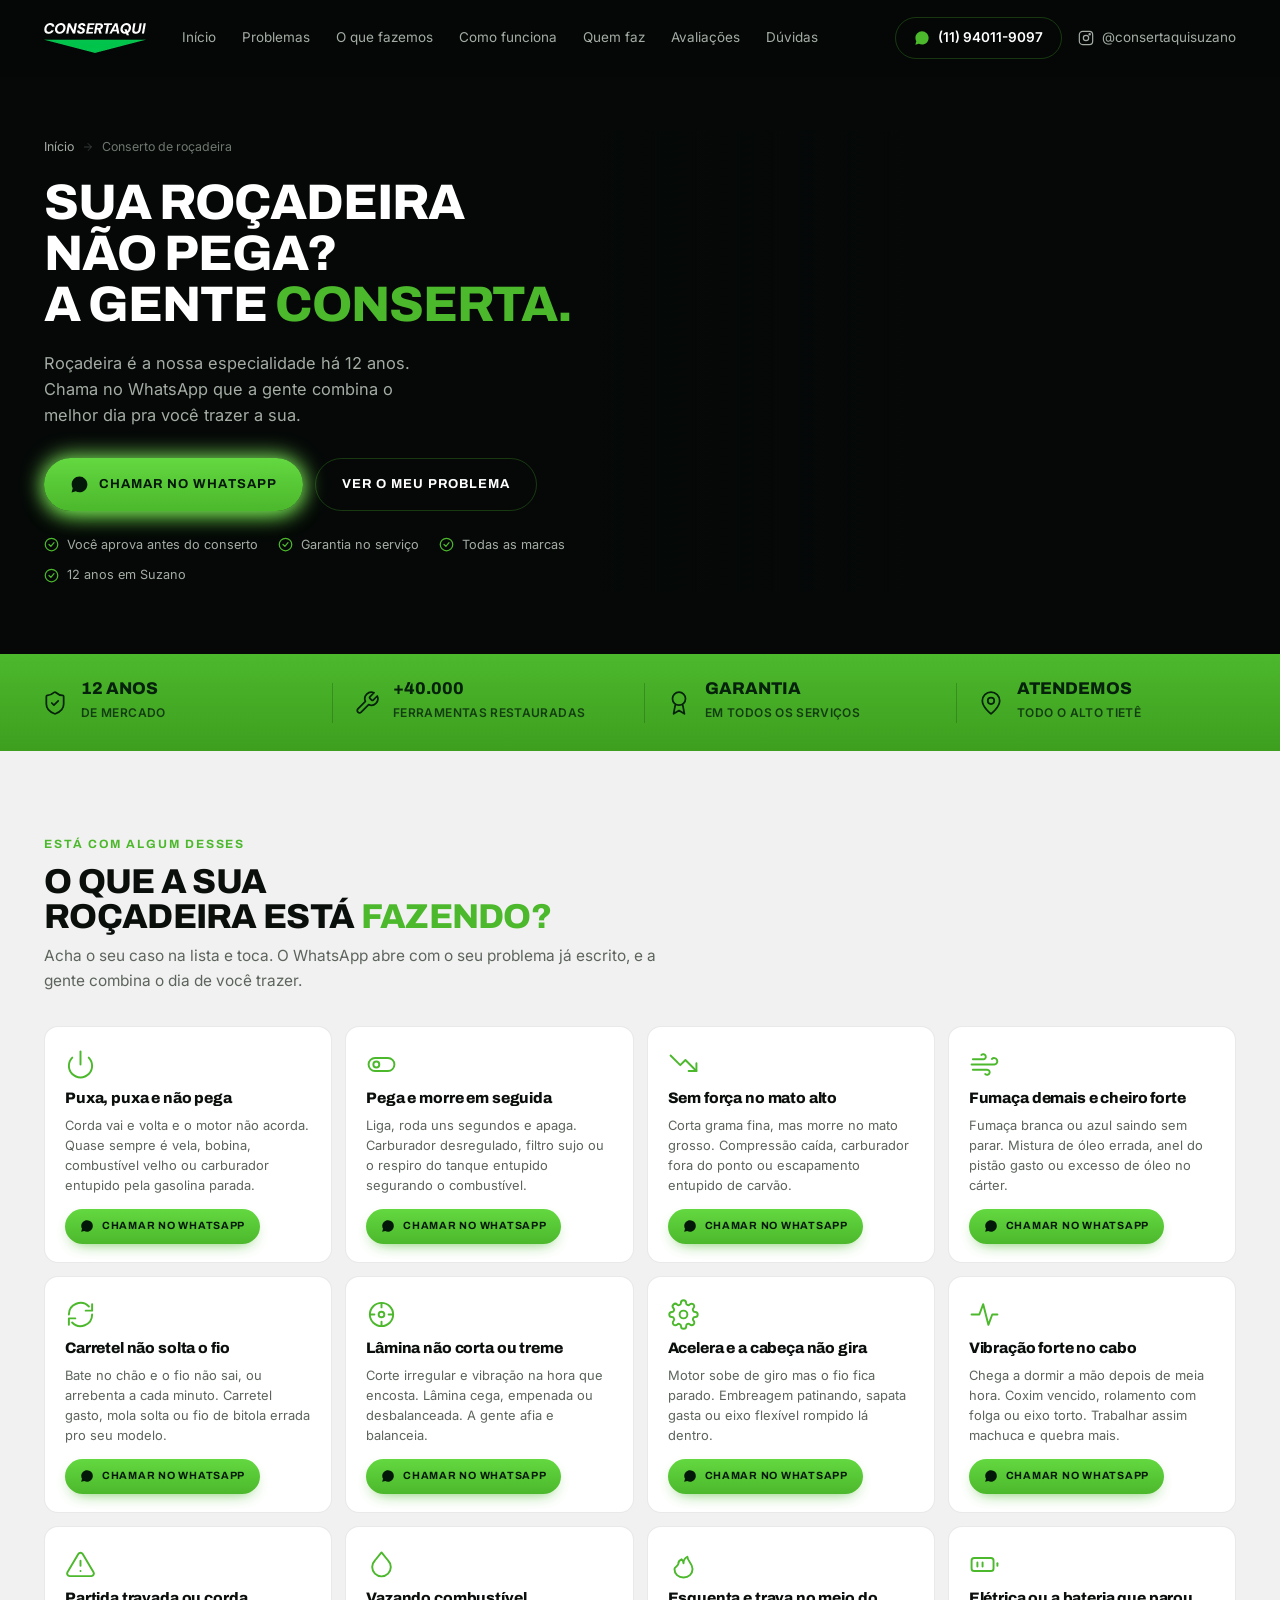
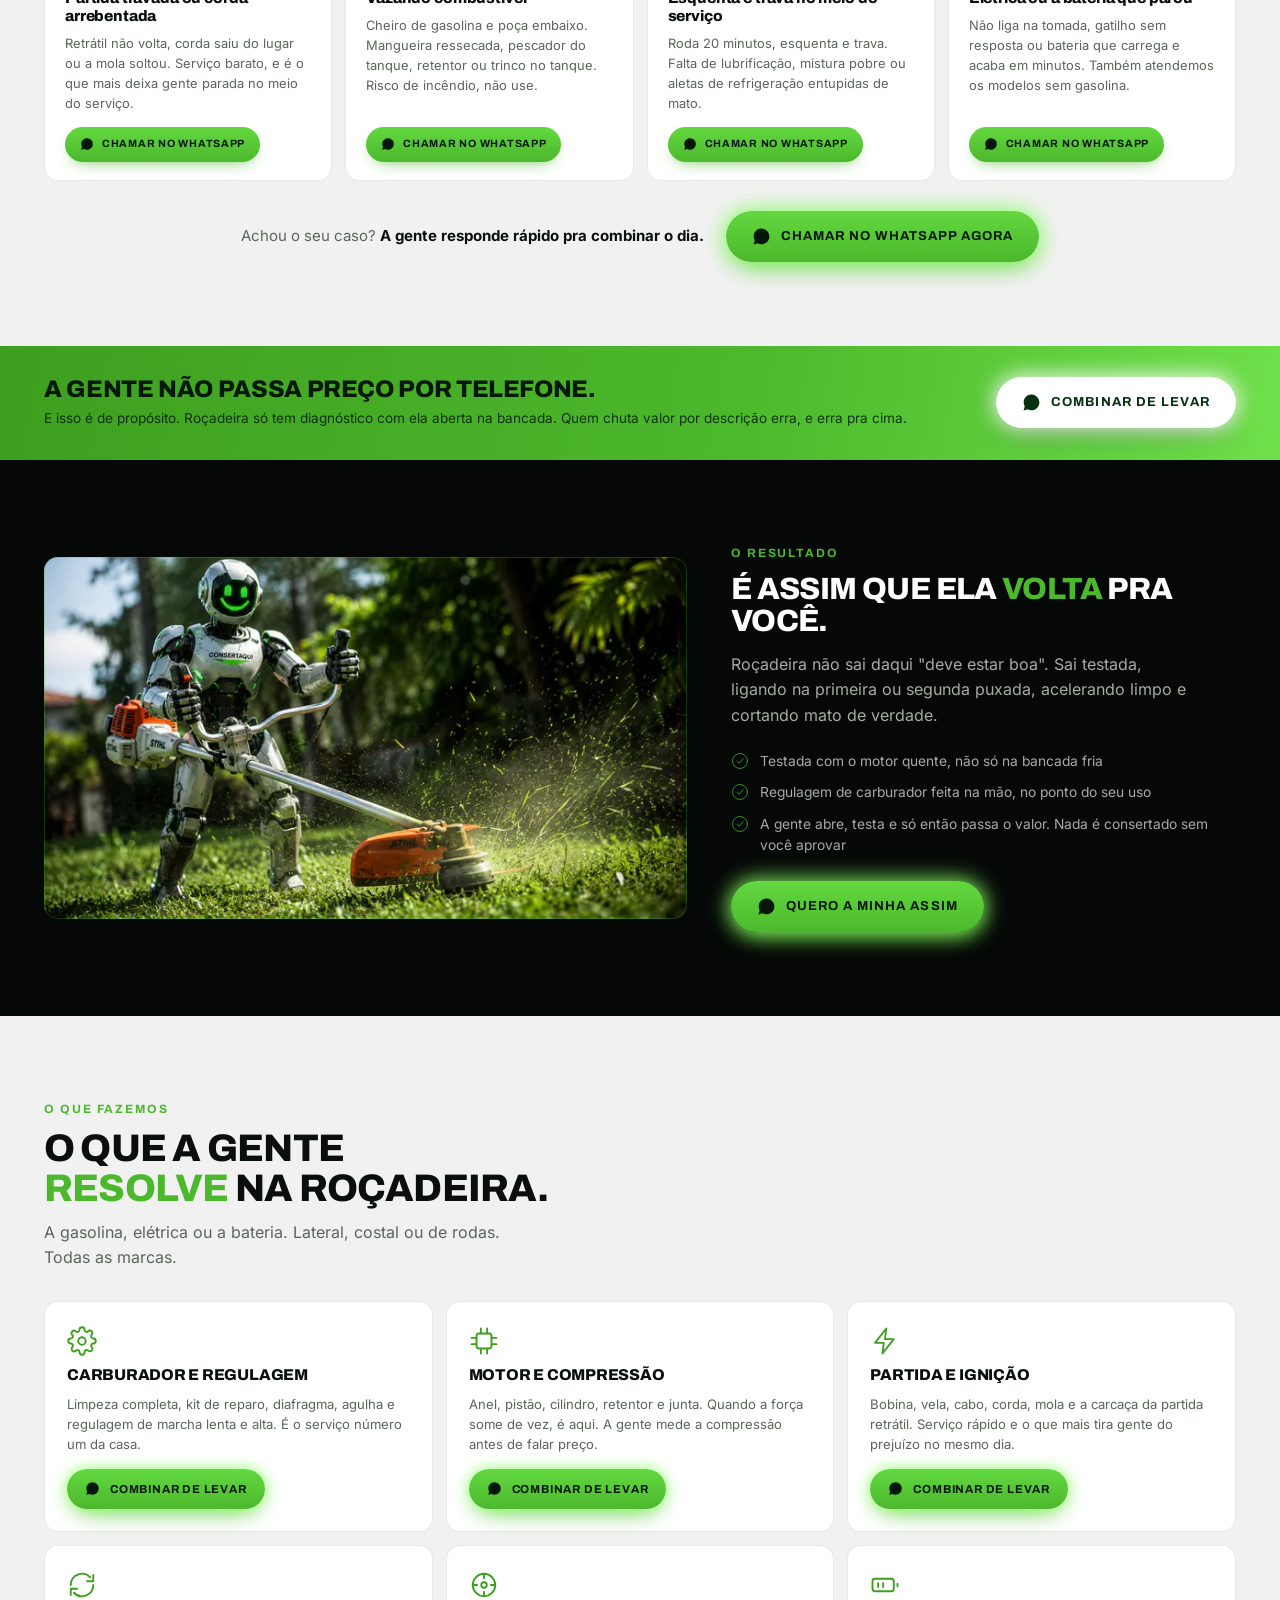
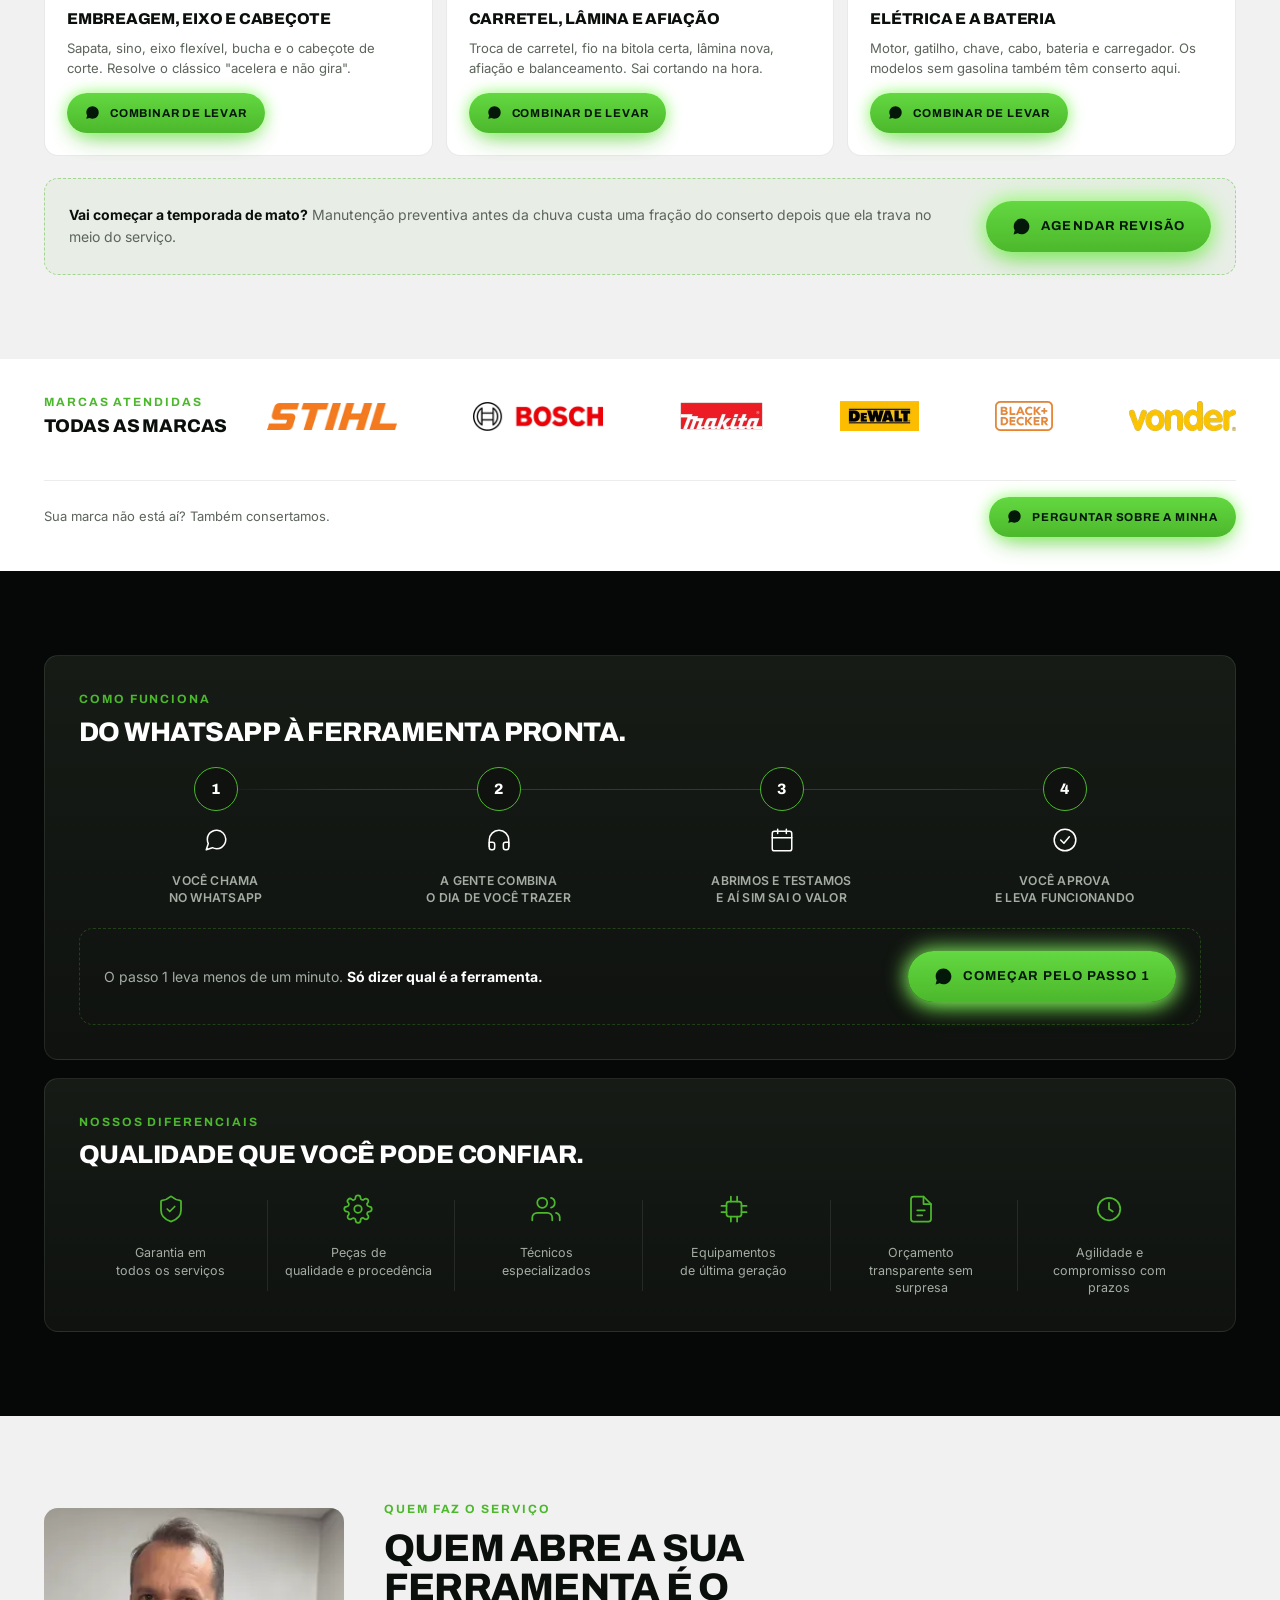
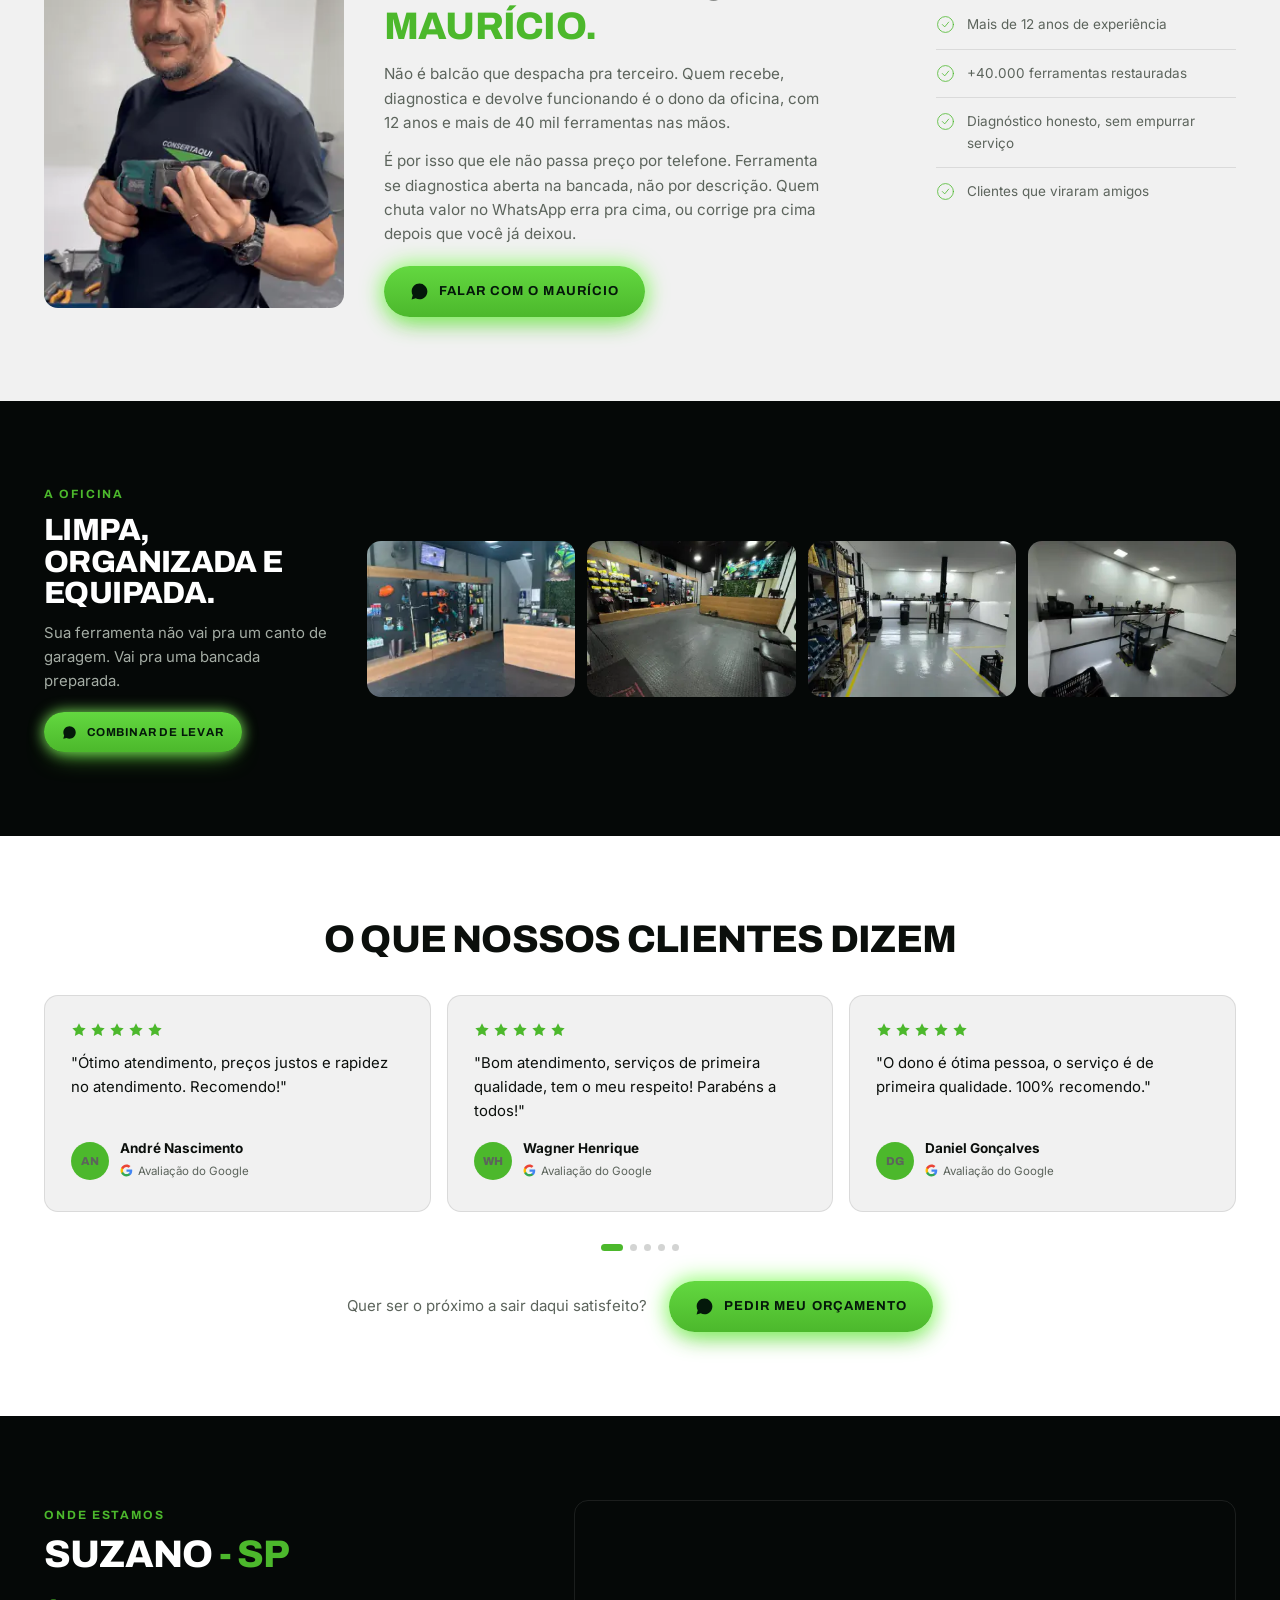
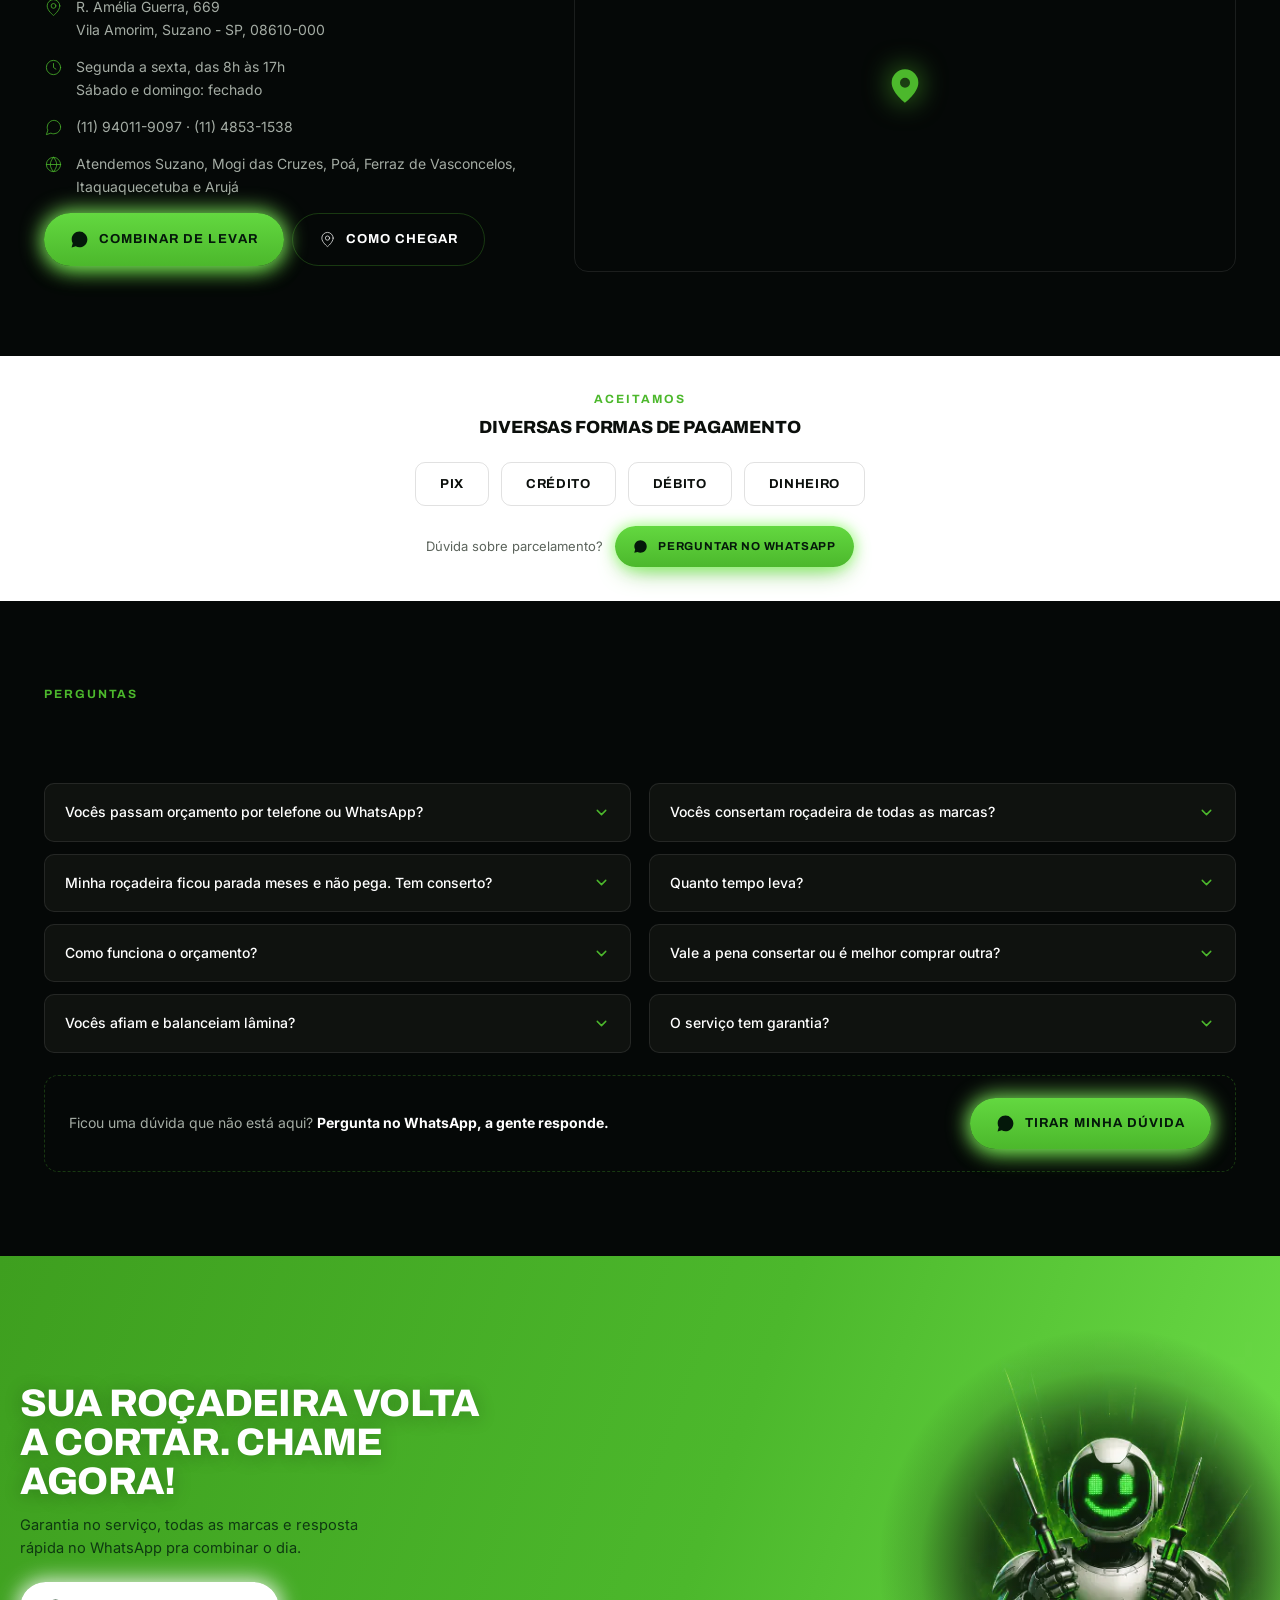
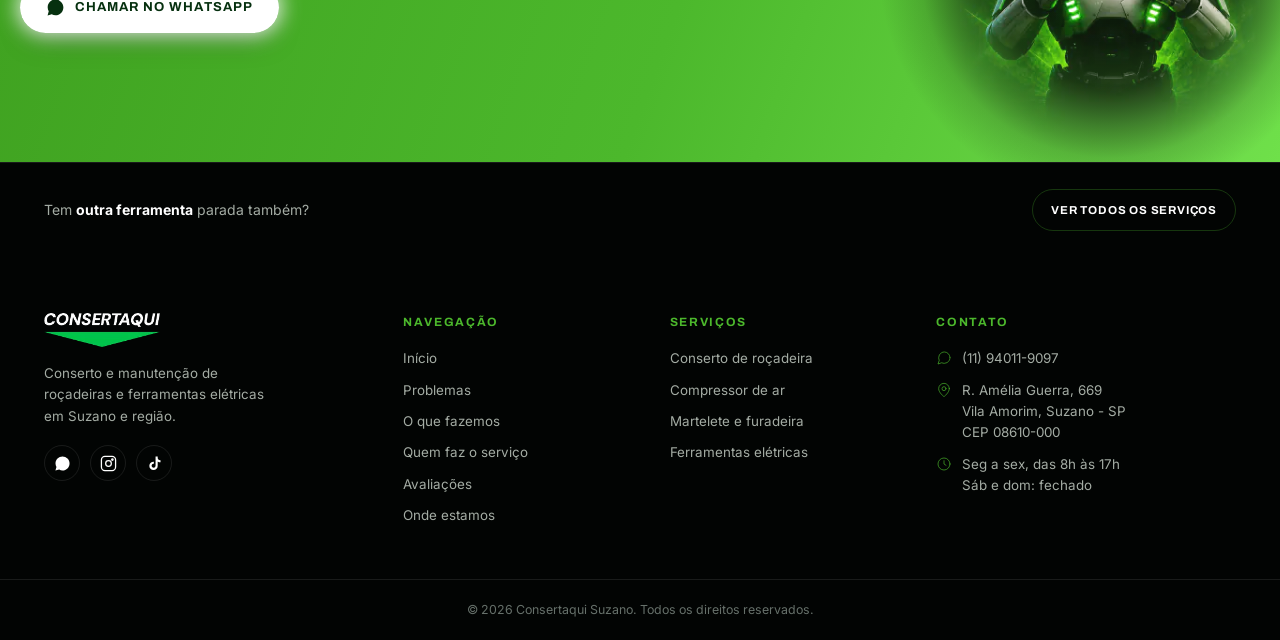
<file: conserto-de-rocadeira/index.html>
<!DOCTYPE html>
<html lang="pt-BR">
<head>
<meta charset="UTF-8">
<meta name="viewport" content="width=device-width, initial-scale=1">
<title>Conserto de Roçadeira em Suzano | Consertaqui</title>
<meta name="description" content="Roçadeira não pega, morre sozinha ou sem força? Conserto em Suzano e no Alto Tietê, todas as marcas, com garantia. Chame no WhatsApp e combine de levar.">
<link rel="canonical" href="https://www.consertaquisuzano.com.br/conserto-de-rocadeira/">
<meta name="theme-color" content="#050807">

<meta property="og:type" content="website">
<meta property="og:locale" content="pt_BR">
<meta property="og:site_name" content="Consertaqui">
<meta property="og:title" content="Conserto de Roçadeira em Suzano | Consertaqui">
<meta property="og:description" content="Roçadeira não pega, morre sozinha ou sem força? Conserto em Suzano e no Alto Tietê, todas as marcas, com garantia. Chame no WhatsApp e combine de levar.">
<meta property="og:url" content="https://www.consertaquisuzano.com.br/conserto-de-rocadeira/">
<meta property="og:image" content="https://www.consertaquisuzano.com.br/assets/img/lps/rocadeira-hero.webp">

<link rel="icon" href="../assets/img/logo.png">
<link rel="apple-touch-icon" href="../assets/img/logo.png">

<link rel="preload" as="image" imagesrcset="../assets/img/lps/rocadeira-hero-800.webp 800w, ../assets/img/lps/rocadeira-hero.webp 1400w" imagesizes="(min-width: 1241px) calc(50vw + 48px), 54vw" type="image/webp" media="(min-width: 861px)" fetchpriority="high">
<link rel="preload" as="image" imagesrcset="../assets/img/lps/rocadeira-hero-mob.webp 900w" imagesizes="100vw" type="image/webp" media="(max-width: 860px)" fetchpriority="high">
<link rel="preload" as="font" type="font/woff2" href="../assets/fonts/archivo-latin.woff2" crossorigin>
<link rel="preload" as="font" type="font/woff2" href="../assets/fonts/inter-latin.woff2" crossorigin>
<link rel="stylesheet" href="../assets/css/style.css">
<link rel="stylesheet" href="../assets/css/lp.css">

<!-- Google tag (gtag.js) -->
<script async src="https://www.googletagmanager.com/gtag/js?id=AW-17736470012"></script>
<script>
  window.dataLayer = window.dataLayer || [];
  function gtag(){dataLayer.push(arguments);}
  gtag('js', new Date());
  gtag('config', 'AW-17736470012');
</script>
</head>
<body>
<svg aria-hidden="true" style="position:absolute;width:0;height:0;overflow:hidden"><symbol id="i1" viewBox="0 0 24 24"><path d="M12.04 2C6.58 2 2.13 6.45 2.13 11.91c0 1.75.46 3.45 1.32 4.95L2 22l5.25-1.38a9.87 9.87 0 0 0 4.79 1.22c5.46 0 9.91-4.45 9.91-9.91 0-2.65-1.03-5.14-2.9-7.01A9.82 9.82 0 0 0 12.04 2zm5.43 12.38c-.3-.15-1.76-.87-2.03-.97-.27-.1-.47-.15-.67.15-.2.3-.77.96-.94 1.16-.17.2-.35.22-.65.07-.3-.15-1.26-.46-2.4-1.48-.89-.79-1.49-1.77-1.66-2.07-.17-.3-.02-.46.13-.61.13-.13.3-.35.45-.52.15-.17.2-.3.3-.5.1-.2.05-.37-.02-.52-.08-.15-.67-1.61-.92-2.2-.24-.58-.49-.5-.67-.51h-.57c-.2 0-.52.07-.79.37-.27.3-1.04 1.01-1.04 2.47s1.06 2.86 1.21 3.06c.15.2 2.1 3.2 5.08 4.49.71.3 1.26.49 1.69.63.71.22 1.36.19 1.87.12.57-.09 1.76-.72 2.01-1.41.25-.7.25-1.29.17-1.42-.07-.12-.27-.2-.57-.35z"/></symbol><symbol id="i2" viewBox="0 0 24 24"><circle cx="12" cy="12" r="10"/><path d="m8 12 3 3 5-6"/></symbol><symbol id="i3" viewBox="0 0 24 24"><path d="m12 2 3.1 6.3 6.9 1-5 4.9 1.2 6.8L12 17.8 5.8 21l1.2-6.8-5-4.9 6.9-1z"/></symbol><symbol id="i4" viewBox="0 0 48 48"><path fill="#4285F4" d="M45.12 24.5c0-1.56-.14-3.06-.4-4.5H24v8.51h11.84c-.51 2.75-2.06 5.08-4.39 6.64v5.52h7.11c4.16-3.83 6.56-9.47 6.56-16.17z"/><path fill="#34A853" d="M24 46c5.94 0 10.92-1.97 14.56-5.33l-7.11-5.52c-1.97 1.32-4.49 2.1-7.45 2.1-5.73 0-10.58-3.87-12.31-9.07H4.34v5.7C7.96 41.07 15.4 46 24 46z"/><path fill="#FBBC05" d="M11.69 28.18C11.25 26.86 11 25.45 11 24s.25-2.86.69-4.18v-5.7H4.34C2.85 17.09 2 20.45 2 24s.85 6.91 2.34 9.88l7.35-5.7z"/><path fill="#EA4335" d="M24 10.75c3.23 0 6.13 1.11 8.41 3.29l6.31-6.31C34.91 4.18 29.93 2 24 2 15.4 2 7.96 6.93 4.34 14.12l7.35 5.7c1.73-5.2 6.58-9.07 12.31-9.07z"/></symbol></svg>

<!-- ====================================================== HEADER ====== -->
<header class="head" id="head">
  <div class="wrap head__in">
    <a href="../" class="head__logo" aria-label="Consertaqui, página inicial">
      <img src="../assets/img/logo-v2.webp" alt="Consertaqui" width="102" height="30">
    </a>

    <nav class="nav" aria-label="Navegação principal">
      <a href="../">Início</a>
      <a href="#problemas">Problemas</a>
      <a href="#servicos">O que fazemos</a>
      <a href="#como">Como funciona</a>
      <a href="#sobre">Quem faz</a>
      <a href="#depoimentos">Avaliações</a>
      <a href="#faq">Dúvidas</a>
    </nav>

    <div class="head__side">
      <a href="https://wa.me/5511940119097" class="head__wa" data-wa="Olá! Vim pelo site. Minha roçadeira está com problema e queria combinar de levar aí." target="_blank" rel="noopener">
        <svg viewBox="0 0 24 24" fill="currentColor" aria-hidden="true"><use href="#i1"/></svg>
        (11) 94011-9097
      </a>
      <a href="https://www.instagram.com/consertaquisuzano/" class="head__ig" target="_blank" rel="noopener">
        <svg viewBox="0 0 24 24" fill="none" stroke="currentColor" stroke-width="1.8" stroke-linecap="round" stroke-linejoin="round" aria-hidden="true"><rect x="2" y="2" width="20" height="20" rx="5"/><circle cx="12" cy="12" r="4"/><circle cx="17.5" cy="6.5" r="1"/></svg>
        @consertaquisuzano
      </a>
      <button class="burger" id="burger" aria-label="Abrir menu" aria-expanded="false" aria-controls="menu"><span></span></button>
    </div>
  </div>

  <div class="menu" id="menu">
    <div class="menu__in"><div>
      <a href="../">Início</a>
      <a href="#problemas">Problemas</a>
      <a href="#servicos">O que fazemos</a>
      <a href="#como">Como funciona</a>
      <a href="#sobre">Quem faz o serviço</a>
      <a href="#oficina">A oficina</a>
      <a href="#depoimentos">Avaliações</a>
      <a href="#faq">Perguntas frequentes</a>
      <a href="#contato">Onde estamos</a>
      <a class="btn btn--wa btn--block btn--pulso" data-wa="Olá! Vim pelo site. Minha roçadeira está com problema e queria combinar de levar aí." href="https://wa.me/5511940119097"><svg viewBox="0 0 24 24" fill="currentColor" aria-hidden="true"><use href="#i1"/></svg>Chamar no WhatsApp</a>
    </div></div>
  </div>
</header>

<main id="topo">

<!-- ======================================================== HERO ====== -->
<section class="hero hero--lp">
  <div class="wrap hero__grid">
    <div class="hero__copy">
      <nav class="mig" aria-label="Você está em">
        <a href="../">Início</a>
        <svg viewBox="0 0 24 24" fill="none" stroke="currentColor" stroke-linecap="round" stroke-linejoin="round" aria-hidden="true"><path d="M5 12h13"/><path d="m12 5 7 7-7 7"/></svg>
        <span>Conserto de roçadeira</span>
      </nav>

      <h1>Sua roçadeira<br>não pega?<br>A gente <span class="g">conserta.</span></h1>

      <p class="hero__sub">Roçadeira é a nossa especialidade há 12 anos. Chama no WhatsApp que a gente combina o melhor dia pra você trazer a sua.</p>

      <div class="hero__cta">
        <a class="btn btn--wa btn--pulso" data-wa="Olá! Vim pelo site. Minha roçadeira está com problema e queria combinar de levar aí." href="https://wa.me/5511940119097"><svg viewBox="0 0 24 24" fill="currentColor" aria-hidden="true"><use href="#i1"/></svg>Chamar no WhatsApp</a>
        <a class="btn btn--ghost" href="#problemas">Ver o meu problema</a>
      </div>

      <ul class="hero__nota">
        <li><svg viewBox="0 0 24 24" fill="none" stroke="currentColor" stroke-linecap="round" stroke-linejoin="round" aria-hidden="true"><use href="#i2"/></svg>Você aprova antes do conserto</li>
        <li><svg viewBox="0 0 24 24" fill="none" stroke="currentColor" stroke-linecap="round" stroke-linejoin="round" aria-hidden="true"><use href="#i2"/></svg>Garantia no serviço</li>
        <li><svg viewBox="0 0 24 24" fill="none" stroke="currentColor" stroke-linecap="round" stroke-linejoin="round" aria-hidden="true"><use href="#i2"/></svg>Todas as marcas</li>
        <li><svg viewBox="0 0 24 24" fill="none" stroke="currentColor" stroke-linecap="round" stroke-linejoin="round" aria-hidden="true"><use href="#i2"/></svg>12 anos em Suzano</li>
      </ul>
    </div>

    <div class="hero__art">
      <picture>
        <source srcset="../assets/img/lps/rocadeira-hero-mob.webp 900w" sizes="100vw" media="(max-width: 860px)" type="image/webp">
        <img src="../assets/img/lps/rocadeira-hero-800.webp" srcset="../assets/img/lps/rocadeira-hero-800.webp 800w, ../assets/img/lps/rocadeira-hero.webp 1400w" sizes="(min-width: 1241px) calc(50vw + 48px), 54vw" alt="Roçadeira quebrada com o cabeçote e a proteção soltos, na bancada da Consertaqui" width="1400" height="934" fetchpriority="high" decoding="async">
      </picture>
    </div>
  </div>
</section>

<!-- ======================================================= SELOS ====== -->
<section class="selos">
  <div class="wrap selos__in">
    <div class="selo" data-rv>
      <svg viewBox="0 0 24 24" fill="none" stroke="currentColor" stroke-linecap="round" stroke-linejoin="round" aria-hidden="true"><path d="M20 13c0 5-3.5 7.5-7.66 8.95a1 1 0 0 1-.67-.01C7.5 20.5 4 18 4 13V6a1 1 0 0 1 1-1c2 0 4.5-1.2 6.24-2.72a1.17 1.17 0 0 1 1.52 0C14.51 3.81 17 5 19 5a1 1 0 0 1 1 1z"/><path d="m9 12 2 2 4-4"/></svg>
      <div><b>12 anos</b><span>de mercado</span></div>
    </div>
    <div class="selo" data-rv style="--d:80ms">
      <svg viewBox="0 0 24 24" fill="none" stroke="currentColor" stroke-linecap="round" stroke-linejoin="round" aria-hidden="true"><path d="M14.7 6.3a1 1 0 0 0 0 1.4l1.6 1.6a1 1 0 0 0 1.4 0l3.77-3.77a6 6 0 0 1-7.94 7.94l-6.91 6.91a2.12 2.12 0 0 1-3-3l6.91-6.91a6 6 0 0 1 7.94-7.94z"/></svg>
      <div><b>+40.000</b><span>ferramentas restauradas</span></div>
    </div>
    <div class="selo" data-rv style="--d:160ms">
      <svg viewBox="0 0 24 24" fill="none" stroke="currentColor" stroke-linecap="round" stroke-linejoin="round" aria-hidden="true"><circle cx="12" cy="8" r="6"/><path d="M15.48 13.89 17 22l-5-3-5 3 1.52-8.11"/></svg>
      <div><b>Garantia</b><span>em todos os serviços</span></div>
    </div>
    <div class="selo" data-rv style="--d:240ms">
      <svg viewBox="0 0 24 24" fill="none" stroke="currentColor" stroke-linecap="round" stroke-linejoin="round" aria-hidden="true"><path d="M20 10c0 6-8 12-8 12s-8-6-8-12a8 8 0 0 1 16 0z"/><circle cx="12" cy="10" r="3"/></svg>
      <div><b>Atendemos</b><span>todo o Alto Tietê</span></div>
    </div>
  </div>
</section>

<!-- ==================================================== AS DORES ====== -->
<section class="sec sec--light" id="problemas">
  <div class="wrap">
    <div class="dores__head" data-rv>
      <div class="eyebrow">Está com algum desses</div>
      <h2>O que a sua<br>roçadeira está <span class="g">fazendo?</span></h2>
      <p>Acha o seu caso na lista e toca. O WhatsApp abre com o seu problema já escrito, e a gente combina o dia de você trazer.</p>
    </div>

    <div class="dores__grid">
      <a class="dor" data-rv style="--d:0ms" data-wa="Olá! Vim pelo site. Minha roçadeira *não pega*. Queria combinar de levar aí." href="https://wa.me/5511940119097">
        <svg class="dor__ico" viewBox="0 0 24 24" fill="none" stroke="currentColor" stroke-linecap="round" stroke-linejoin="round" aria-hidden="true"><path d="M18.36 6.64a9 9 0 1 1-12.73 0"/><path d="M12 2v10"/></svg>
        <b>Puxa, puxa e não pega</b>
        <p>Corda vai e volta e o motor não acorda. Quase sempre é vela, bobina, combustível velho ou carburador entupido pela gasolina parada.</p>
        <span class="dor__cta"><svg viewBox="0 0 24 24" fill="currentColor" aria-hidden="true"><use href="#i1"/></svg><span class="t-lg">Chamar no WhatsApp</span><span class="t-sm">Chamar</span></span>
      </a>
      <a class="dor" data-rv style="--d:45ms" data-wa="Olá! Vim pelo site. Minha roçadeira *pega e morre* em seguida. Queria combinar de levar aí." href="https://wa.me/5511940119097">
        <svg class="dor__ico" viewBox="0 0 24 24" fill="none" stroke="currentColor" stroke-linecap="round" stroke-linejoin="round" aria-hidden="true"><rect x="2" y="7" width="20" height="10" rx="5"/><circle cx="8" cy="12" r="2.3"/></svg>
        <b>Pega e morre em seguida</b>
        <p>Liga, roda uns segundos e apaga. Carburador desregulado, filtro sujo ou o respiro do tanque entupido segurando o combustível.</p>
        <span class="dor__cta"><svg viewBox="0 0 24 24" fill="currentColor" aria-hidden="true"><use href="#i1"/></svg><span class="t-lg">Chamar no WhatsApp</span><span class="t-sm">Chamar</span></span>
      </a>
      <a class="dor" data-rv style="--d:90ms" data-wa="Olá! Vim pelo site. Minha roçadeira está *sem força* no mato alto. Queria combinar de levar aí." href="https://wa.me/5511940119097">
        <svg class="dor__ico" viewBox="0 0 24 24" fill="none" stroke="currentColor" stroke-linecap="round" stroke-linejoin="round" aria-hidden="true"><path d="M22 17l-8.5-8.5-4 4L2 5"/><path d="M16 17h6v-6"/></svg>
        <b>Sem força no mato alto</b>
        <p>Corta grama fina, mas morre no mato grosso. Compressão caída, carburador fora do ponto ou escapamento entupido de carvão.</p>
        <span class="dor__cta"><svg viewBox="0 0 24 24" fill="currentColor" aria-hidden="true"><use href="#i1"/></svg><span class="t-lg">Chamar no WhatsApp</span><span class="t-sm">Chamar</span></span>
      </a>
      <a class="dor" data-rv style="--d:135ms" data-wa="Olá! Vim pelo site. Minha roçadeira está *soltando muita fumaça*. Queria combinar de levar aí." href="https://wa.me/5511940119097">
        <svg class="dor__ico" viewBox="0 0 24 24" fill="none" stroke="currentColor" stroke-linecap="round" stroke-linejoin="round" aria-hidden="true"><path d="M17.7 7.7A2.5 2.5 0 1 1 19.5 12H2"/><path d="M9.6 4.6A2 2 0 1 1 11 8H3"/><path d="M12.6 19.4A2 2 0 1 0 14 16H3"/></svg>
        <b>Fumaça demais e cheiro forte</b>
        <p>Fumaça branca ou azul saindo sem parar. Mistura de óleo errada, anel do pistão gasto ou excesso de óleo no cárter.</p>
        <span class="dor__cta"><svg viewBox="0 0 24 24" fill="currentColor" aria-hidden="true"><use href="#i1"/></svg><span class="t-lg">Chamar no WhatsApp</span><span class="t-sm">Chamar</span></span>
      </a>
      <a class="dor" data-rv style="--d:0ms" data-wa="Olá! Vim pelo site. O *carretel* da minha roçadeira não solta o fio. Queria combinar de levar aí." href="https://wa.me/5511940119097">
        <svg class="dor__ico" viewBox="0 0 24 24" fill="none" stroke="currentColor" stroke-linecap="round" stroke-linejoin="round" aria-hidden="true"><path d="M21 12a9 9 0 0 1-15.5 6.2"/><path d="M3 12a9 9 0 0 1 15.5-6.2"/><path d="M21 4v5h-5"/><path d="M3 20v-5h5"/></svg>
        <b>Carretel não solta o fio</b>
        <p>Bate no chão e o fio não sai, ou arrebenta a cada minuto. Carretel gasto, mola solta ou fio de bitola errada pro seu modelo.</p>
        <span class="dor__cta"><svg viewBox="0 0 24 24" fill="currentColor" aria-hidden="true"><use href="#i1"/></svg><span class="t-lg">Chamar no WhatsApp</span><span class="t-sm">Chamar</span></span>
      </a>
      <a class="dor" data-rv style="--d:45ms" data-wa="Olá! Vim pelo site. A *lâmina* da minha roçadeira não está cortando direito. Queria combinar de levar aí." href="https://wa.me/5511940119097">
        <svg class="dor__ico" viewBox="0 0 24 24" fill="none" stroke="currentColor" stroke-linecap="round" stroke-linejoin="round" aria-hidden="true"><circle cx="12" cy="12" r="9"/><circle cx="12" cy="12" r="2.2"/><path d="M12 3v3.5M12 17.5V21M3 12h3.5M17.5 12H21"/></svg>
        <b>Lâmina não corta ou treme</b>
        <p>Corte irregular e vibração na hora que encosta. Lâmina cega, empenada ou desbalanceada. A gente afia e balanceia.</p>
        <span class="dor__cta"><svg viewBox="0 0 24 24" fill="currentColor" aria-hidden="true"><use href="#i1"/></svg><span class="t-lg">Chamar no WhatsApp</span><span class="t-sm">Chamar</span></span>
      </a>
      <a class="dor" data-rv style="--d:90ms" data-wa="Olá! Vim pelo site. Minha roçadeira *acelera mas a cabeça não gira*. Queria combinar de levar aí." href="https://wa.me/5511940119097">
        <svg class="dor__ico" viewBox="0 0 24 24" fill="none" stroke="currentColor" stroke-linecap="round" stroke-linejoin="round" aria-hidden="true"><circle cx="12" cy="12" r="3"/><path d="M19.4 15a1.65 1.65 0 0 0 .33 1.82l.06.06a2 2 0 1 1-2.83 2.83l-.06-.06a1.65 1.65 0 0 0-1.82-.33 1.65 1.65 0 0 0-1 1.51V21a2 2 0 1 1-4 0v-.09A1.65 1.65 0 0 0 9 19.4a1.65 1.65 0 0 0-1.82.33l-.06.06a2 2 0 1 1-2.83-2.83l.06-.06A1.65 1.65 0 0 0 4.6 15a1.65 1.65 0 0 0-1.51-1H3a2 2 0 1 1 0-4h.09A1.65 1.65 0 0 0 4.6 9a1.65 1.65 0 0 0-.33-1.82l-.06-.06a2 2 0 1 1 2.83-2.83l.06.06A1.65 1.65 0 0 0 9 4.6 1.65 1.65 0 0 0 10 3.09V3a2 2 0 1 1 4 0v.09a1.65 1.65 0 0 0 1 1.51 1.65 1.65 0 0 0 1.82-.33l.06-.06a2 2 0 1 1 2.83 2.83l-.06.06A1.65 1.65 0 0 0 19.4 9a1.65 1.65 0 0 0 1.51 1H21a2 2 0 1 1 0 4h-.09a1.65 1.65 0 0 0-1.51 1z"/></svg>
        <b>Acelera e a cabeça não gira</b>
        <p>Motor sobe de giro mas o fio fica parado. Embreagem patinando, sapata gasta ou eixo flexível rompido lá dentro.</p>
        <span class="dor__cta"><svg viewBox="0 0 24 24" fill="currentColor" aria-hidden="true"><use href="#i1"/></svg><span class="t-lg">Chamar no WhatsApp</span><span class="t-sm">Chamar</span></span>
      </a>
      <a class="dor" data-rv style="--d:135ms" data-wa="Olá! Vim pelo site. Minha roçadeira está *vibrando muito*. Queria combinar de levar aí." href="https://wa.me/5511940119097">
        <svg class="dor__ico" viewBox="0 0 24 24" fill="none" stroke="currentColor" stroke-linecap="round" stroke-linejoin="round" aria-hidden="true"><path d="M22 12h-4l-3 8-4-16-3 8H2"/></svg>
        <b>Vibração forte no cabo</b>
        <p>Chega a dormir a mão depois de meia hora. Coxim vencido, rolamento com folga ou eixo torto. Trabalhar assim machuca e quebra mais.</p>
        <span class="dor__cta"><svg viewBox="0 0 24 24" fill="currentColor" aria-hidden="true"><use href="#i1"/></svg><span class="t-lg">Chamar no WhatsApp</span><span class="t-sm">Chamar</span></span>
      </a>
      <a class="dor" data-rv style="--d:0ms" data-wa="Olá! Vim pelo site. A *partida* da minha roçadeira travou ou a corda arrebentou. Queria combinar de levar aí." href="https://wa.me/5511940119097">
        <svg class="dor__ico" viewBox="0 0 24 24" fill="none" stroke="currentColor" stroke-linecap="round" stroke-linejoin="round" aria-hidden="true"><path d="M10.3 3.9 1.9 18a2 2 0 0 0 1.7 3h16.8a2 2 0 0 0 1.7-3L13.7 3.9a2 2 0 0 0-3.4 0z"/><path d="M12 9v4M12 17h.01"/></svg>
        <b>Partida travada ou corda arrebentada</b>
        <p>Retrátil não volta, corda saiu do lugar ou a mola soltou. Serviço barato, e é o que mais deixa gente parada no meio do serviço.</p>
        <span class="dor__cta"><svg viewBox="0 0 24 24" fill="currentColor" aria-hidden="true"><use href="#i1"/></svg><span class="t-lg">Chamar no WhatsApp</span><span class="t-sm">Chamar</span></span>
      </a>
      <a class="dor" data-rv style="--d:45ms" data-wa="Olá! Vim pelo site. Minha roçadeira está *vazando combustível*. Queria combinar de levar aí." href="https://wa.me/5511940119097">
        <svg class="dor__ico" viewBox="0 0 24 24" fill="none" stroke="currentColor" stroke-linecap="round" stroke-linejoin="round" aria-hidden="true"><path d="M12 2.7 6.9 8.9a7.2 7.2 0 1 0 10.2 0z"/></svg>
        <b>Vazando combustível</b>
        <p>Cheiro de gasolina e poça embaixo. Mangueira ressecada, pescador do tanque, retentor ou trinco no tanque. Risco de incêndio, não use.</p>
        <span class="dor__cta"><svg viewBox="0 0 24 24" fill="currentColor" aria-hidden="true"><use href="#i1"/></svg><span class="t-lg">Chamar no WhatsApp</span><span class="t-sm">Chamar</span></span>
      </a>
      <a class="dor" data-rv style="--d:90ms" data-wa="Olá! Vim pelo site. Minha roçadeira *esquenta e trava* no meio do serviço. Queria combinar de levar aí." href="https://wa.me/5511940119097">
        <svg class="dor__ico" viewBox="0 0 24 24" fill="none" stroke="currentColor" stroke-linecap="round" stroke-linejoin="round" aria-hidden="true"><path d="M12 22c4 0 7-2.6 7-6.5 0-4.6-4-6-4-9.5 0 0-3 1.5-3 5 0-2-1.5-3-1.5-3S8 9 8 11.5C8 13 5 14 5 15.5 5 19.4 8 22 12 22z"/></svg>
        <b>Esquenta e trava no meio do serviço</b>
        <p>Roda 20 minutos, esquenta e trava. Falta de lubrificação, mistura pobre ou aletas de refrigeração entupidas de mato.</p>
        <span class="dor__cta"><svg viewBox="0 0 24 24" fill="currentColor" aria-hidden="true"><use href="#i1"/></svg><span class="t-lg">Chamar no WhatsApp</span><span class="t-sm">Chamar</span></span>
      </a>
      <a class="dor" data-rv style="--d:135ms" data-wa="Olá! Vim pelo site. Minha roçadeira *elétrica ou a bateria* parou. Queria combinar de levar aí." href="https://wa.me/5511940119097">
        <svg class="dor__ico" viewBox="0 0 24 24" fill="none" stroke="currentColor" stroke-linecap="round" stroke-linejoin="round" aria-hidden="true"><rect x="2" y="7" width="17" height="10" rx="2"/><path d="M22 11v2"/><path d="M6.5 10.5v3M10.5 10.5v3"/></svg>
        <b>Elétrica ou a bateria que parou</b>
        <p>Não liga na tomada, gatilho sem resposta ou bateria que carrega e acaba em minutos. Também atendemos os modelos sem gasolina.</p>
        <span class="dor__cta"><svg viewBox="0 0 24 24" fill="currentColor" aria-hidden="true"><use href="#i1"/></svg><span class="t-lg">Chamar no WhatsApp</span><span class="t-sm">Chamar</span></span>
      </a>
    </div>

    <div class="secao__cta" data-rv>
      <p>Achou o seu caso? <b>A gente responde rápido pra combinar o dia.</b></p>
      <a class="btn btn--wa btn--pulso" data-wa="Olá! Vim pelo site. Minha roçadeira está com problema e queria combinar de levar aí." href="https://wa.me/5511940119097"><svg viewBox="0 0 24 24" fill="currentColor" aria-hidden="true"><use href="#i1"/></svg>Chamar no WhatsApp agora</a>
    </div>
  </div>
</section>

<!-- ============================================ FAIXA DE REFORÇO ====== -->
<section class="faixa">
  <div class="wrap faixa__in">
    <div class="faixa__txt" data-rv>
      <b>A gente não passa preço por telefone.</b>
      <p>E isso é de propósito. Roçadeira só tem diagnóstico com ela aberta na bancada. Quem chuta valor por descrição erra, e erra pra cima.</p>
    </div>
    <a class="btn btn--luz btn--pulso" data-wa="Olá! Vim pelo site. Queria combinar de levar minha roçadeira aí. Qual o melhor horário?" href="https://wa.me/5511940119097"><svg viewBox="0 0 24 24" fill="currentColor" aria-hidden="true"><use href="#i1"/></svg>Combinar de levar</a>
  </div>
</section>

<!-- ==================================================== RESULTADO ===== -->
<section class="sec sec--dark res" id="resultado">
  <div class="wrap res__in">
    <figure class="res__foto" data-rv>
        <img src="../assets/img/lps/rocadeira-pronto-700.webp" srcset="../assets/img/lps/rocadeira-pronto-700.webp 700w, ../assets/img/lps/rocadeira-pronto.webp 1200w" sizes="(min-width: 1101px) 643px, (min-width: 621px) calc(100vw - 48px), calc(100vw - 40px)" alt="Roçadeira Stihl restaurada pela Consertaqui cortando grama alta" width="700" height="394" loading="lazy" decoding="async">
      </figure>
    <div class="res__txt" data-rv style="--d:100ms">
      <div class="eyebrow">O resultado</div>
      <h2>É assim que ela <span class="g">volta</span> pra você.</h2>
      <p class="lead">Roçadeira não sai daqui "deve estar boa". Sai testada, ligando na primeira ou segunda puxada, acelerando limpo e cortando mato de verdade.</p>
      <ul class="res__lista">
        <li><svg viewBox="0 0 24 24" fill="none" stroke="currentColor" stroke-linecap="round" stroke-linejoin="round" aria-hidden="true"><use href="#i2"/></svg>Testada com o motor quente, não só na bancada fria</li>
        <li><svg viewBox="0 0 24 24" fill="none" stroke="currentColor" stroke-linecap="round" stroke-linejoin="round" aria-hidden="true"><use href="#i2"/></svg>Regulagem de carburador feita na mão, no ponto do seu uso</li>
        <li><svg viewBox="0 0 24 24" fill="none" stroke="currentColor" stroke-linecap="round" stroke-linejoin="round" aria-hidden="true"><use href="#i2"/></svg>A gente abre, testa e só então passa o valor. Nada é consertado sem você aprovar</li>
      </ul>
      <a class="btn btn--wa btn--pulso" data-wa="Olá! Vim pelo site. Quero deixar minha roçadeira funcionando de novo." href="https://wa.me/5511940119097"><svg viewBox="0 0 24 24" fill="currentColor" aria-hidden="true"><use href="#i1"/></svg>Quero a minha assim</a>
    </div>
  </div>
</section>

<!-- =================================================== SOLUÇÕES ======= -->
<section class="sec sec--light sols" id="servicos">
  <div class="wrap">
    <div class="sols__head" data-rv>
      <div class="eyebrow">O que fazemos</div>
      <h2>O que a gente<br><span class="g">resolve</span> na roçadeira.</h2>
      <p class="lead">A gasolina, elétrica ou a bateria. Lateral, costal ou de rodas. Todas as marcas.</p>
    </div>

    <div class="sols__grid">
      <article class="sol" data-rv style="--d:0ms">
        <svg class="sol__ico" viewBox="0 0 24 24" fill="none" stroke="currentColor" stroke-linecap="round" stroke-linejoin="round" aria-hidden="true"><circle cx="12" cy="12" r="3"/><path d="M19.4 15a1.65 1.65 0 0 0 .33 1.82l.06.06a2 2 0 1 1-2.83 2.83l-.06-.06a1.65 1.65 0 0 0-1.82-.33 1.65 1.65 0 0 0-1 1.51V21a2 2 0 1 1-4 0v-.09A1.65 1.65 0 0 0 9 19.4a1.65 1.65 0 0 0-1.82.33l-.06.06a2 2 0 1 1-2.83-2.83l.06-.06A1.65 1.65 0 0 0 4.6 15a1.65 1.65 0 0 0-1.51-1H3a2 2 0 1 1 0-4h.09A1.65 1.65 0 0 0 4.6 9a1.65 1.65 0 0 0-.33-1.82l-.06-.06a2 2 0 1 1 2.83-2.83l.06.06A1.65 1.65 0 0 0 9 4.6 1.65 1.65 0 0 0 10 3.09V3a2 2 0 1 1 4 0v.09a1.65 1.65 0 0 0 1 1.51 1.65 1.65 0 0 0 1.82-.33l.06-.06a2 2 0 1 1 2.83 2.83l-.06.06A1.65 1.65 0 0 0 19.4 9a1.65 1.65 0 0 0 1.51 1H21a2 2 0 1 1 0 4h-.09a1.65 1.65 0 0 0-1.51 1z"/></svg>
        <h3>Carburador e regulagem</h3>
        <p>Limpeza completa, kit de reparo, diafragma, agulha e regulagem de marcha lenta e alta. É o serviço número um da casa.</p>
        <div class="sol__acoes">
          <a class="btn btn--wa btn--sm" data-wa="Olá! Vim pelo site. Queria combinar de levar aí, pra ver *carburador de roçadeira*." href="https://wa.me/5511940119097"><svg viewBox="0 0 24 24" fill="currentColor" aria-hidden="true"><use href="#i1"/></svg><span class="t-lg">Combinar de levar</span><span class="t-sm">Levar aí</span></a>
        </div>
      </article>
      <article class="sol" data-rv style="--d:50ms">
        <svg class="sol__ico" viewBox="0 0 24 24" fill="none" stroke="currentColor" stroke-linecap="round" stroke-linejoin="round" aria-hidden="true"><rect x="6" y="6" width="12" height="12" rx="2"/><path d="M9.5 2v4M14.5 2v4M9.5 18v4M14.5 18v4M2 9.5h4M2 14.5h4M18 9.5h4M18 14.5h4"/></svg>
        <h3>Motor e compressão</h3>
        <p>Anel, pistão, cilindro, retentor e junta. Quando a força some de vez, é aqui. A gente mede a compressão antes de falar preço.</p>
        <div class="sol__acoes">
          <a class="btn btn--wa btn--sm" data-wa="Olá! Vim pelo site. Queria combinar de levar aí, pra ver o *motor da minha roçadeira*." href="https://wa.me/5511940119097"><svg viewBox="0 0 24 24" fill="currentColor" aria-hidden="true"><use href="#i1"/></svg><span class="t-lg">Combinar de levar</span><span class="t-sm">Levar aí</span></a>
        </div>
      </article>
      <article class="sol" data-rv style="--d:100ms">
        <svg class="sol__ico" viewBox="0 0 24 24" fill="none" stroke="currentColor" stroke-linecap="round" stroke-linejoin="round" aria-hidden="true"><path d="M13 2 4 13.5h7l-1 8.5 9-11.5h-7z"/></svg>
        <h3>Partida e ignição</h3>
        <p>Bobina, vela, cabo, corda, mola e a carcaça da partida retrátil. Serviço rápido e o que mais tira gente do prejuízo no mesmo dia.</p>
        <div class="sol__acoes">
          <a class="btn btn--wa btn--sm" data-wa="Olá! Vim pelo site. Queria combinar de levar aí, pra ver *partida ou ignição de roçadeira*." href="https://wa.me/5511940119097"><svg viewBox="0 0 24 24" fill="currentColor" aria-hidden="true"><use href="#i1"/></svg><span class="t-lg">Combinar de levar</span><span class="t-sm">Levar aí</span></a>
        </div>
      </article>
      <article class="sol" data-rv style="--d:0ms">
        <svg class="sol__ico" viewBox="0 0 24 24" fill="none" stroke="currentColor" stroke-linecap="round" stroke-linejoin="round" aria-hidden="true"><path d="M21 12a9 9 0 0 1-15.5 6.2"/><path d="M3 12a9 9 0 0 1 15.5-6.2"/><path d="M21 4v5h-5"/><path d="M3 20v-5h5"/></svg>
        <h3>Embreagem, eixo e cabeçote</h3>
        <p>Sapata, sino, eixo flexível, bucha e o cabeçote de corte. Resolve o clássico "acelera e não gira".</p>
        <div class="sol__acoes">
          <a class="btn btn--wa btn--sm" data-wa="Olá! Vim pelo site. Queria combinar de levar aí, pra ver *embreagem ou eixo de roçadeira*." href="https://wa.me/5511940119097"><svg viewBox="0 0 24 24" fill="currentColor" aria-hidden="true"><use href="#i1"/></svg><span class="t-lg">Combinar de levar</span><span class="t-sm">Levar aí</span></a>
        </div>
      </article>
      <article class="sol" data-rv style="--d:50ms">
        <svg class="sol__ico" viewBox="0 0 24 24" fill="none" stroke="currentColor" stroke-linecap="round" stroke-linejoin="round" aria-hidden="true"><circle cx="12" cy="12" r="9"/><circle cx="12" cy="12" r="2.2"/><path d="M12 3v3.5M12 17.5V21M3 12h3.5M17.5 12H21"/></svg>
        <h3>Carretel, lâmina e afiação</h3>
        <p>Troca de carretel, fio na bitola certa, lâmina nova, afiação e balanceamento. Sai cortando na hora.</p>
        <div class="sol__acoes">
          <a class="btn btn--wa btn--sm" data-wa="Olá! Vim pelo site. Queria combinar de levar aí, pra ver *carretel, lâmina ou afiação*." href="https://wa.me/5511940119097"><svg viewBox="0 0 24 24" fill="currentColor" aria-hidden="true"><use href="#i1"/></svg><span class="t-lg">Combinar de levar</span><span class="t-sm">Levar aí</span></a>
        </div>
      </article>
      <article class="sol" data-rv style="--d:100ms">
        <svg class="sol__ico" viewBox="0 0 24 24" fill="none" stroke="currentColor" stroke-linecap="round" stroke-linejoin="round" aria-hidden="true"><rect x="2" y="7" width="17" height="10" rx="2"/><path d="M22 11v2"/><path d="M6.5 10.5v3M10.5 10.5v3"/></svg>
        <h3>Elétrica e a bateria</h3>
        <p>Motor, gatilho, chave, cabo, bateria e carregador. Os modelos sem gasolina também têm conserto aqui.</p>
        <div class="sol__acoes">
          <a class="btn btn--wa btn--sm" data-wa="Olá! Vim pelo site. Queria combinar de levar aí, pra ver *roçadeira elétrica ou a bateria*." href="https://wa.me/5511940119097"><svg viewBox="0 0 24 24" fill="currentColor" aria-hidden="true"><use href="#i1"/></svg><span class="t-lg">Combinar de levar</span><span class="t-sm">Levar aí</span></a>
        </div>
      </article>
    </div>

    <div class="sols__fecho" data-rv>
      <p><b>Vai começar a temporada de mato?</b> Manutenção preventiva antes da chuva custa uma fração do conserto depois que ela trava no meio do serviço.</p>
      <a class="btn btn--wa btn--pulso" data-wa="Olá! Vim pelo site. Queria agendar uma revisão preventiva na minha roçadeira." href="https://wa.me/5511940119097"><svg viewBox="0 0 24 24" fill="currentColor" aria-hidden="true"><use href="#i1"/></svg>Agendar revisão</a>
    </div>
  </div>
</section>

<!-- ======================================================= MARCAS ===== -->
<section class="marcas" id="marcas">
  <div class="wrap marcas__in">
    <div class="marcas__label" data-rv>
      <div class="eyebrow">Marcas atendidas</div>
      <b>Todas as marcas</b>
    </div>
    <div class="marcas__list" data-rv style="--d:80ms">
      <img src="../assets/img/marcas/stihl-v2.webp" alt="Stihl" width="288" height="60" loading="lazy" decoding="async">
      <img src="../assets/img/marcas/bosch-v2.webp" alt="Bosch" width="268" height="60" loading="lazy" decoding="async">
      <img src="../assets/img/marcas/makita-v2.webp" alt="Makita" width="170" height="60" loading="lazy" decoding="async">
      <img src="../assets/img/marcas/dewalt-v2.webp" alt="DeWalt" width="158" height="60" loading="lazy" decoding="async">
      <img src="../assets/img/marcas/black-decker-v2.webp" alt="Black and Decker" width="116" height="60" loading="lazy" decoding="async">
      <img src="../assets/img/marcas/vonder-v2.webp" alt="Vonder" width="214" height="60" loading="lazy" decoding="async">
    </div>
    <div class="marcas__cta" data-rv style="--d:140ms">
      <span>Sua marca não está aí? Também consertamos.</span>
      <a class="btn btn--wa btn--sm" data-wa="Olá! Vim pelo site. Vocês consertam roçadeira da marca:" href="https://wa.me/5511940119097"><svg viewBox="0 0 24 24" fill="currentColor" aria-hidden="true"><use href="#i1"/></svg>Perguntar sobre a minha</a>
    </div>
  </div>
</section>

<!-- ============================================== COMO FUNCIONA ======= -->
<section class="sec sec--dark" id="como">
  <div class="wrap">
    <div class="painel" data-rv>
      <div class="eyebrow">Como funciona</div>
      <h2>Do WhatsApp à ferramenta pronta.</h2>
      <div class="passos">
        <div class="passo">
          <div class="passo__n">1</div>
          <svg class="passo__ico" viewBox="0 0 24 24" fill="none" stroke="currentColor" stroke-linecap="round" stroke-linejoin="round" aria-hidden="true"><path d="M21 11.5a8.38 8.38 0 0 1-.9 3.8 8.5 8.5 0 0 1-7.6 4.7 8.38 8.38 0 0 1-3.8-.9L3 21l1.9-5.7a8.38 8.38 0 0 1-.9-3.8 8.5 8.5 0 0 1 4.7-7.6 8.38 8.38 0 0 1 3.8-.9h.5a8.48 8.48 0 0 1 8 8z"/></svg>
          <p>Você chama<br>no WhatsApp</p>
        </div>
        <div class="passo">
          <div class="passo__n">2</div>
          <svg class="passo__ico" viewBox="0 0 24 24" fill="none" stroke="currentColor" stroke-linecap="round" stroke-linejoin="round" aria-hidden="true"><path d="M3 18v-6a9 9 0 0 1 18 0v6"/><path d="M21 19a2 2 0 0 1-2 2h-1a2 2 0 0 1-2-2v-3a2 2 0 0 1 2-2h3zM3 19a2 2 0 0 0 2 2h1a2 2 0 0 0 2-2v-3a2 2 0 0 0-2-2H3z"/></svg>
          <p>A gente combina<br>o dia de você trazer</p>
        </div>
        <div class="passo">
          <div class="passo__n">3</div>
          <svg class="passo__ico" viewBox="0 0 24 24" fill="none" stroke="currentColor" stroke-linecap="round" stroke-linejoin="round" aria-hidden="true"><rect x="3" y="4" width="18" height="18" rx="2"/><path d="M16 2v4M8 2v4M3 10h18"/></svg>
          <p>Abrimos e testamos<br>e aí sim sai o valor</p>
        </div>
        <div class="passo">
          <div class="passo__n">4</div>
          <svg class="passo__ico" viewBox="0 0 24 24" fill="none" stroke="currentColor" stroke-linecap="round" stroke-linejoin="round" aria-hidden="true"><circle cx="12" cy="12" r="10"/><path d="m8 12 3 3 5-6"/></svg>
          <p>Você aprova<br>e leva funcionando</p>
        </div>
      </div>
    <div class="sols__fecho" data-rv>
      <p>O passo 1 leva menos de um minuto. <b>Só dizer qual é a ferramenta.</b></p>
      <a class="btn btn--wa btn--pulso" data-wa="Olá! Vim pelo site. Minha roçadeira está com problema e queria combinar de levar aí." href="https://wa.me/5511940119097"><svg viewBox="0 0 24 24" fill="currentColor" aria-hidden="true"><use href="#i1"/></svg>Começar pelo passo 1</a>
    </div>
    </div>

    <div class="painel difs" data-rv>
      <div class="eyebrow">Nossos diferenciais</div>
      <h2>Qualidade que você pode confiar.</h2>
      <div class="difs__grid">
        <div class="dif"><svg viewBox="0 0 24 24" fill="none" stroke="currentColor" stroke-linecap="round" stroke-linejoin="round" aria-hidden="true"><path d="M20 13c0 5-3.5 7.5-7.66 8.95a1 1 0 0 1-.67-.01C7.5 20.5 4 18 4 13V6a1 1 0 0 1 1-1c2 0 4.5-1.2 6.24-2.72a1.17 1.17 0 0 1 1.52 0C14.51 3.81 17 5 19 5a1 1 0 0 1 1 1z"/><path d="m9 12 2 2 4-4"/></svg><span>Garantia em<br>todos os serviços</span></div>
        <div class="dif"><svg viewBox="0 0 24 24" fill="none" stroke="currentColor" stroke-linecap="round" stroke-linejoin="round" aria-hidden="true"><circle cx="12" cy="12" r="3"/><path d="M19.4 15a1.65 1.65 0 0 0 .33 1.82l.06.06a2 2 0 1 1-2.83 2.83l-.06-.06a1.65 1.65 0 0 0-1.82-.33 1.65 1.65 0 0 0-1 1.51V21a2 2 0 1 1-4 0v-.09A1.65 1.65 0 0 0 9 19.4a1.65 1.65 0 0 0-1.82.33l-.06.06a2 2 0 1 1-2.83-2.83l.06-.06A1.65 1.65 0 0 0 4.6 15a1.65 1.65 0 0 0-1.51-1H3a2 2 0 1 1 0-4h.09A1.65 1.65 0 0 0 4.6 9a1.65 1.65 0 0 0-.33-1.82l-.06-.06a2 2 0 1 1 2.83-2.83l.06.06A1.65 1.65 0 0 0 9 4.6 1.65 1.65 0 0 0 10 3.09V3a2 2 0 1 1 4 0v.09a1.65 1.65 0 0 0 1 1.51 1.65 1.65 0 0 0 1.82-.33l.06-.06a2 2 0 1 1 2.83 2.83l-.06.06A1.65 1.65 0 0 0 19.4 9a1.65 1.65 0 0 0 1.51 1H21a2 2 0 1 1 0 4h-.09a1.65 1.65 0 0 0-1.51 1z"/></svg><span>Peças de<br>qualidade e procedência</span></div>
        <div class="dif"><svg viewBox="0 0 24 24" fill="none" stroke="currentColor" stroke-linecap="round" stroke-linejoin="round" aria-hidden="true"><path d="M17 21v-2a4 4 0 0 0-4-4H5a4 4 0 0 0-4 4v2"/><circle cx="9" cy="7" r="4"/><path d="M23 21v-2a4 4 0 0 0-3-3.87M16 3.13a4 4 0 0 1 0 7.75"/></svg><span>Técnicos<br>especializados</span></div>
        <div class="dif"><svg viewBox="0 0 24 24" fill="none" stroke="currentColor" stroke-linecap="round" stroke-linejoin="round" aria-hidden="true"><rect x="6" y="6" width="12" height="12" rx="2"/><path d="M9.5 2v4M14.5 2v4M9.5 18v4M14.5 18v4M2 9.5h4M2 14.5h4M18 9.5h4M18 14.5h4"/></svg><span>Equipamentos<br>de última geração</span></div>
        <div class="dif"><svg viewBox="0 0 24 24" fill="none" stroke="currentColor" stroke-linecap="round" stroke-linejoin="round" aria-hidden="true"><path d="M14 2H6a2 2 0 0 0-2 2v16a2 2 0 0 0 2 2h12a2 2 0 0 0 2-2V8z"/><path d="M14 2v6h6M9 13h6M9 17h4"/></svg><span>Orçamento<br>transparente sem surpresa</span></div>
        <div class="dif"><svg viewBox="0 0 24 24" fill="none" stroke="currentColor" stroke-linecap="round" stroke-linejoin="round" aria-hidden="true"><circle cx="12" cy="12" r="9"/><path d="M12 7v5l3 2"/></svg><span>Agilidade e<br>compromisso com prazos</span></div>
      </div>
    </div>
  </div>
</section>

<!-- =================================================== O MAURÍCIO ===== -->
<section class="sec sec--light sobre sobre--lp" id="sobre">
  <div class="wrap sobre__in">
    <div class="sobre__foto" data-rv>
      <img src="../assets/img/mauricio-320.webp" srcset="../assets/img/mauricio-320.webp 320w, ../assets/img/mauricio.webp 600w" sizes="(max-width: 860px) calc(100vw - 40px), (max-width: 1100px) 260px, 300px" alt="Maurício, fundador da Consertaqui, na oficina em Suzano" width="320" height="569" loading="lazy" decoding="async">
    </div>
    <div class="sobre__txt" data-rv style="--d:100ms">
      <div class="eyebrow">Quem faz o serviço</div>
      <h2>Quem abre a sua ferramenta é o <span class="g">Maurício.</span></h2>
      <p>Não é balcão que despacha pra terceiro. Quem recebe, diagnostica e devolve funcionando é o dono da oficina, com 12 anos e mais de 40 mil ferramentas nas mãos.</p>
      <p>É por isso que ele não passa preço por telefone. Ferramenta se diagnostica aberta na bancada, não por descrição. Quem chuta valor no WhatsApp erra pra cima, ou corrige pra cima depois que você já deixou.</p>
      <a class="btn btn--wa btn--pulso" data-wa="Olá! Vim pelo site. Queria falar com o Maurício e combinar de levar minha ferramenta." href="https://wa.me/5511940119097"><svg viewBox="0 0 24 24" fill="currentColor" aria-hidden="true"><use href="#i1"/></svg>Falar com o Maurício</a>
    </div>
    <ul class="sobre__lista" data-rv style="--d:200ms">
      <li><svg viewBox="0 0 24 24" fill="none" stroke="currentColor" stroke-linecap="round" stroke-linejoin="round" aria-hidden="true"><use href="#i2"/></svg>Mais de 12 anos de experiência</li>
      <li><svg viewBox="0 0 24 24" fill="none" stroke="currentColor" stroke-linecap="round" stroke-linejoin="round" aria-hidden="true"><use href="#i2"/></svg>+40.000 ferramentas restauradas</li>
      <li><svg viewBox="0 0 24 24" fill="none" stroke="currentColor" stroke-linecap="round" stroke-linejoin="round" aria-hidden="true"><use href="#i2"/></svg>Diagnóstico honesto, sem empurrar serviço</li>
      <li><svg viewBox="0 0 24 24" fill="none" stroke="currentColor" stroke-linecap="round" stroke-linejoin="round" aria-hidden="true"><use href="#i2"/></svg>Clientes que viraram amigos</li>
    </ul>
  </div>
</section>

<!-- ====================================================== OFICINA ===== -->
<section class="sec sec--dark of" id="oficina">
  <div class="wrap of__in">
    <div class="of__head" data-rv>
      <div class="eyebrow">A oficina</div>
      <h2>Limpa, organizada e equipada.</h2>
      <p>Sua ferramenta não vai pra um canto de garagem. Vai pra uma bancada preparada.</p>
      <a class="btn btn--wa btn--sm" data-wa="Olá! Vim pelo site. Queria levar minha ferramenta na oficina. Qual o melhor horário?" href="https://wa.me/5511940119097"><svg viewBox="0 0 24 24" fill="currentColor" aria-hidden="true"><use href="#i1"/></svg>Combinar de levar</a>
    </div>
    <div class="of__grid">
      <figure data-rv><img src="../assets/img/oficina-01-320.webp" srcset="../assets/img/oficina-01-320.webp 320w, ../assets/img/oficina-01.webp 600w" sizes="(max-width: 620px) 78vw, (max-width: 1100px) 23vw, 208px" alt="Balcão de atendimento da Consertaqui em Suzano" width="320" height="180" loading="lazy" decoding="async"></figure>
      <figure data-rv style="--d:80ms"><img src="../assets/img/oficina-02-320.webp" srcset="../assets/img/oficina-02-320.webp 320w, ../assets/img/oficina-02.webp 600w" sizes="(max-width: 620px) 78vw, (max-width: 1100px) 23vw, 208px" alt="Interior da loja Consertaqui com peças e acessórios" width="320" height="240" loading="lazy" decoding="async"></figure>
      <figure data-rv style="--d:160ms"><img src="../assets/img/oficina-03-320.webp" srcset="../assets/img/oficina-03-320.webp 320w, ../assets/img/oficina-03.webp 600w" sizes="(max-width: 620px) 78vw, (max-width: 1100px) 23vw, 208px" alt="Área técnica da Consertaqui com prateleiras de peças" width="320" height="240" loading="lazy" decoding="async"></figure>
      <figure data-rv style="--d:240ms"><img src="../assets/img/oficina-04-320.webp" srcset="../assets/img/oficina-04-320.webp 320w, ../assets/img/oficina-04.webp 600w" sizes="(max-width: 620px) 78vw, (max-width: 1100px) 23vw, 208px" alt="Bancada de trabalho da oficina Consertaqui" width="320" height="240" loading="lazy" decoding="async"></figure>
    </div>
  </div>
</section>

<!-- =================================================== DEPOIMENTOS ==== -->
<section class="sec sec--white dep" id="depoimentos">
  <div class="wrap">
    <h2 data-rv>O que nossos clientes dizem</h2>
    <div class="dep__grid" id="depGrid">
      <article class="card-dep" data-rv style="--d:0ms">
        <div class="stars" aria-label="5 de 5 estrelas"><svg viewBox="0 0 24 24" fill="currentColor" aria-hidden="true"><use href="#i3"/></svg><svg viewBox="0 0 24 24" fill="currentColor" aria-hidden="true"><use href="#i3"/></svg><svg viewBox="0 0 24 24" fill="currentColor" aria-hidden="true"><use href="#i3"/></svg><svg viewBox="0 0 24 24" fill="currentColor" aria-hidden="true"><use href="#i3"/></svg><svg viewBox="0 0 24 24" fill="currentColor" aria-hidden="true"><use href="#i3"/></svg></div>
        <p>"Ótimo atendimento, preços justos e rapidez no atendimento. Recomendo!"</p>
        <footer><span class="avatar">AN</span><div><b>André Nascimento</b><span class="g-sel"><svg class="g-ico" viewBox="0 0 48 48" aria-hidden="true"><use href="#i4"/></svg>Avaliação do Google</span></div></footer>
      </article>
      <article class="card-dep" data-rv style="--d:90ms">
        <div class="stars" aria-label="5 de 5 estrelas"><svg viewBox="0 0 24 24" fill="currentColor" aria-hidden="true"><use href="#i3"/></svg><svg viewBox="0 0 24 24" fill="currentColor" aria-hidden="true"><use href="#i3"/></svg><svg viewBox="0 0 24 24" fill="currentColor" aria-hidden="true"><use href="#i3"/></svg><svg viewBox="0 0 24 24" fill="currentColor" aria-hidden="true"><use href="#i3"/></svg><svg viewBox="0 0 24 24" fill="currentColor" aria-hidden="true"><use href="#i3"/></svg></div>
        <p>"Bom atendimento, serviços de primeira qualidade, tem o meu respeito! Parabéns a todos!"</p>
        <footer><span class="avatar">WH</span><div><b>Wagner Henrique</b><span class="g-sel"><svg class="g-ico" viewBox="0 0 48 48" aria-hidden="true"><use href="#i4"/></svg>Avaliação do Google</span></div></footer>
      </article>
      <article class="card-dep" data-rv style="--d:180ms">
        <div class="stars" aria-label="5 de 5 estrelas"><svg viewBox="0 0 24 24" fill="currentColor" aria-hidden="true"><use href="#i3"/></svg><svg viewBox="0 0 24 24" fill="currentColor" aria-hidden="true"><use href="#i3"/></svg><svg viewBox="0 0 24 24" fill="currentColor" aria-hidden="true"><use href="#i3"/></svg><svg viewBox="0 0 24 24" fill="currentColor" aria-hidden="true"><use href="#i3"/></svg><svg viewBox="0 0 24 24" fill="currentColor" aria-hidden="true"><use href="#i3"/></svg></div>
        <p>"O dono é ótima pessoa, o serviço é de primeira qualidade. 100% recomendo."</p>
        <footer><span class="avatar">DG</span><div><b>Daniel Gonçalves</b><span class="g-sel"><svg class="g-ico" viewBox="0 0 48 48" aria-hidden="true"><use href="#i4"/></svg>Avaliação do Google</span></div></footer>
      </article>
      <article class="card-dep" data-rv style="--d:0ms">
        <div class="stars" aria-label="5 de 5 estrelas"><svg viewBox="0 0 24 24" fill="currentColor" aria-hidden="true"><use href="#i3"/></svg><svg viewBox="0 0 24 24" fill="currentColor" aria-hidden="true"><use href="#i3"/></svg><svg viewBox="0 0 24 24" fill="currentColor" aria-hidden="true"><use href="#i3"/></svg><svg viewBox="0 0 24 24" fill="currentColor" aria-hidden="true"><use href="#i3"/></svg><svg viewBox="0 0 24 24" fill="currentColor" aria-hidden="true"><use href="#i3"/></svg></div>
        <p>"Ambiente agradável, bom atendimento e ótima prestação de serviço."</p>
        <footer><span class="avatar">GB</span><div><b>Gisele Barbosa</b><span class="g-sel"><svg class="g-ico" viewBox="0 0 48 48" aria-hidden="true"><use href="#i4"/></svg>Avaliação do Google</span></div></footer>
      </article>
      <article class="card-dep" data-rv style="--d:90ms">
        <div class="stars" aria-label="5 de 5 estrelas"><svg viewBox="0 0 24 24" fill="currentColor" aria-hidden="true"><use href="#i3"/></svg><svg viewBox="0 0 24 24" fill="currentColor" aria-hidden="true"><use href="#i3"/></svg><svg viewBox="0 0 24 24" fill="currentColor" aria-hidden="true"><use href="#i3"/></svg><svg viewBox="0 0 24 24" fill="currentColor" aria-hidden="true"><use href="#i3"/></svg><svg viewBox="0 0 24 24" fill="currentColor" aria-hidden="true"><use href="#i3"/></svg></div>
        <p>"Ótimo atendimento. Ótima prestação de serviços. Preço compatível nas manutenções."</p>
        <footer><span class="avatar">AC</span><div><b>Arena Carnes</b><span class="g-sel"><svg class="g-ico" viewBox="0 0 48 48" aria-hidden="true"><use href="#i4"/></svg>Avaliação do Google</span></div></footer>
      </article>
    </div>
    <div class="dots" id="depDots" aria-hidden="true"></div>
    <div class="secao__cta" data-rv>
      <p>Quer ser o próximo a sair daqui satisfeito?</p>
      <a class="btn btn--wa btn--pulso" data-wa="Olá! Vim pelo site. Minha roçadeira está com problema e queria combinar de levar aí." href="https://wa.me/5511940119097"><svg viewBox="0 0 24 24" fill="currentColor" aria-hidden="true"><use href="#i1"/></svg>Pedir meu orçamento</a>
    </div>
  </div>
</section>

<!-- ================================================ ONDE ESTAMOS ====== -->
<section class="sec sec--dark onde" id="contato">
  <div class="wrap onde__in">
    <div data-rv>
      <div class="eyebrow">Onde estamos</div>
      <h2>Suzano <span class="g">- SP</span></h2>
      <ul class="onde__dados">
        <li>
          <svg viewBox="0 0 24 24" fill="none" stroke="currentColor" stroke-linecap="round" stroke-linejoin="round" aria-hidden="true"><path d="M20 10c0 6-8 12-8 12s-8-6-8-12a8 8 0 0 1 16 0z"/><circle cx="12" cy="10" r="3"/></svg>
          <span>R. Amélia Guerra, 669<br>Vila Amorim, Suzano - SP, 08610-000</span>
        </li>
        <li>
          <svg viewBox="0 0 24 24" fill="none" stroke="currentColor" stroke-linecap="round" stroke-linejoin="round" aria-hidden="true"><circle cx="12" cy="12" r="9"/><path d="M12 7v5l3 2"/></svg>
          <span>Segunda a sexta, das 8h às 17h<br>Sábado e domingo: fechado</span>
        </li>
        <li>
          <svg viewBox="0 0 24 24" fill="none" stroke="currentColor" stroke-linecap="round" stroke-linejoin="round" aria-hidden="true"><path d="M21 11.5a8.38 8.38 0 0 1-.9 3.8 8.5 8.5 0 0 1-7.6 4.7 8.38 8.38 0 0 1-3.8-.9L3 21l1.9-5.7a8.38 8.38 0 0 1-.9-3.8 8.5 8.5 0 0 1 4.7-7.6 8.38 8.38 0 0 1 3.8-.9h.5a8.48 8.48 0 0 1 8 8z"/></svg>
          <span><a href="https://wa.me/5511940119097" data-wa="Olá! Vim pelo site. Minha roçadeira está com problema e queria combinar de levar aí.">(11) 94011-9097</a> · <a href="tel:+551148531538">(11) 4853-1538</a></span>
        </li>
        <li>
          <svg viewBox="0 0 24 24" fill="none" stroke="currentColor" stroke-linecap="round" stroke-linejoin="round" aria-hidden="true"><circle cx="12" cy="12" r="9"/><path d="M3 12h18"/><path d="M12 3c2.6 3 4 5.9 4 9s-1.4 6-4 9c-2.6-3-4-5.9-4-9s1.4-6 4-9z"/></svg>
          <span>Atendemos Suzano, Mogi das Cruzes, Poá, Ferraz de Vasconcelos, Itaquaquecetuba e Arujá</span>
        </li>
      </ul>
      <div class="acoes">
        <a class="btn btn--wa btn--pulso" data-wa="Olá! Vim pelo site. Queria combinar o dia de levar minha ferramenta aí na oficina." href="https://wa.me/5511940119097"><svg viewBox="0 0 24 24" fill="currentColor" aria-hidden="true"><use href="#i1"/></svg>Combinar de levar</a>
        <a class="btn btn--ghost" href="https://maps.google.com/?q=R.+Am%C3%A9lia+Guerra,+669,+Vila+Amorim,+Suzano+SP" target="_blank" rel="noopener"><svg viewBox="0 0 24 24" fill="none" stroke="currentColor" stroke-linecap="round" stroke-linejoin="round" aria-hidden="true"><path d="M20 10c0 6-8 12-8 12s-8-6-8-12a8 8 0 0 1 16 0z"/><circle cx="12" cy="10" r="3"/></svg>Como chegar</a>
      </div>
    </div>

    <a class="mapa" data-rv style="--d:100ms" href="https://maps.google.com/?q=R.+Am%C3%A9lia+Guerra,+669,+Vila+Amorim,+Suzano+SP" target="_blank" rel="noopener" aria-label="Abrir rota até a Consertaqui no Google Maps">
      <iframe title="Mapa da Consertaqui em Suzano" loading="lazy" referrerpolicy="no-referrer-when-downgrade"
        src="https://maps.google.com/maps?q=R.%20Am%C3%A9lia%20Guerra%2C%20669%2C%20Vila%20Amorim%2C%20Suzano%20-%20SP&amp;t=&amp;z=15&amp;ie=UTF8&amp;iwloc=&amp;output=embed"></iframe>
      <span class="mapa__pin">
        <svg viewBox="0 0 24 24" fill="currentColor" aria-hidden="true"><path d="M12 2a8 8 0 0 0-8 8c0 6 8 12 8 12s8-6 8-12a8 8 0 0 0-8-8zm0 11a3 3 0 1 1 0-6 3 3 0 0 1 0 6z"/></svg>
      </span>
    </a>
  </div>
</section>

<!-- ==================================================== PAGAMENTO ===== -->
<section class="pag">
  <div class="wrap" data-rv>
    <div class="eyebrow">Aceitamos</div>
    <b>Diversas formas de pagamento</b>
    <ul class="pag__list">
      <li>Pix</li>
      <li>Crédito</li>
      <li>Débito</li>
      <li>Dinheiro</li>
    </ul>
    <div class="pag__cta">
      <span>Dúvida sobre parcelamento?</span>
      <a class="btn btn--wa btn--sm" data-wa="Olá! Vim pelo site. Como funciona o pagamento e o parcelamento do serviço?" href="https://wa.me/5511940119097"><svg viewBox="0 0 24 24" fill="currentColor" aria-hidden="true"><use href="#i1"/></svg>Perguntar no WhatsApp</a>
    </div>
  </div>
</section>

<!-- ========================================================== FAQ ===== -->
<section class="sec sec--dark faq is-full" id="faq">
  <div class="wrap">
    <div class="eyebrow" data-rv>Perguntas</div>
    <h2 data-rv>Frequentes</h2>

    <div class="faq__grid">
      <div class="faq__item" data-rv style="--d:0ms">
        <button class="faq__q" aria-expanded="false">Vocês passam orçamento por telefone ou WhatsApp?
          <svg viewBox="0 0 24 24" fill="none" stroke="currentColor" stroke-width="2" stroke-linecap="round" stroke-linejoin="round" aria-hidden="true"><path d="m6 9 6 6 6-6"/></svg>
        </button>
        <div class="faq__a"><div>Não, e é de propósito. Sem abrir a ferramenta ninguém sabe a causa real, então qualquer valor dito por telefone é chute: ou sai alto pra oficina se proteger, ou é corrigido pra cima depois. Aqui você traz, a gente abre, testa e passa o valor olhando a peça. No WhatsApp a gente confirma que conserta o seu tipo de ferramenta, passa o horário e combina o melhor dia pra você trazer.</div></div>
      </div>
      <div class="faq__item" data-rv style="--d:50ms">
        <button class="faq__q" aria-expanded="false">Vocês consertam roçadeira de todas as marcas?
          <svg viewBox="0 0 24 24" fill="none" stroke="currentColor" stroke-width="2" stroke-linecap="round" stroke-linejoin="round" aria-hidden="true"><path d="m6 9 6 6 6-6"/></svg>
        </button>
        <div class="faq__a"><div>Sim. Stihl, Husqvarna, Toyama, Vulcan, Kawashima, Branco, Tekna, Garthen e outras. A gasolina, elétrica ou a bateria, lateral, costal ou de rodas. Manda a marca e o modelo no WhatsApp que a gente confirma se tem a peça.</div></div>
      </div>
      <div class="faq__item" data-rv style="--d:0ms">
        <button class="faq__q" aria-expanded="false">Minha roçadeira ficou parada meses e não pega. Tem conserto?
          <svg viewBox="0 0 24 24" fill="none" stroke="currentColor" stroke-width="2" stroke-linecap="round" stroke-linejoin="round" aria-hidden="true"><path d="m6 9 6 6 6-6"/></svg>
        </button>
        <div class="faq__a"><div>Tem, e é o caso mais comum aqui. Gasolina velha vira verniz e entope o carburador. Costuma ser limpeza de carburador, troca de vela e combustível novo. Serviço barato perto do valor de uma roçadeira nova.</div></div>
      </div>
      <div class="faq__item" data-rv style="--d:50ms">
        <button class="faq__q" aria-expanded="false">Quanto tempo leva?
          <svg viewBox="0 0 24 24" fill="none" stroke="currentColor" stroke-width="2" stroke-linecap="round" stroke-linejoin="round" aria-hidden="true"><path d="m6 9 6 6 6-6"/></svg>
        </button>
        <div class="faq__a"><div>Regulagem de carburador, vela, corda de partida e carretel costumam sair rápido. Serviço de motor e peça de reposição específica dependem do fornecedor. O prazo sai junto com o valor, com a ferramenta já aberta aqui.</div></div>
      </div>
      <div class="faq__item" data-rv style="--d:0ms">
        <button class="faq__q" aria-expanded="false">Como funciona o orçamento?
          <svg viewBox="0 0 24 24" fill="none" stroke="currentColor" stroke-width="2" stroke-linecap="round" stroke-linejoin="round" aria-hidden="true"><path d="m6 9 6 6 6-6"/></svg>
        </button>
        <div class="faq__a"><div>A gente abre, testa e descobre a causa real. Depois passa o valor e o prazo. Isso só acontece com a ferramenta aqui: sem abrir, qualquer valor é chute. Nada é consertado sem a sua aprovação.</div></div>
      </div>
      <div class="faq__item" data-rv style="--d:50ms">
        <button class="faq__q" aria-expanded="false">Vale a pena consertar ou é melhor comprar outra?
          <svg viewBox="0 0 24 24" fill="none" stroke="currentColor" stroke-width="2" stroke-linecap="round" stroke-linejoin="round" aria-hidden="true"><path d="m6 9 6 6 6-6"/></svg>
        </button>
        <div class="faq__a"><div>Com a ferramenta aqui, a gente mede a compressão do motor e olha o estado geral antes de responder. Quando o conserto passa de metade do valor de uma nova, falamos abertamente que não compensa. Preferimos perder o serviço a queimar a confiança.</div></div>
      </div>
      <div class="faq__item" data-rv style="--d:0ms">
        <button class="faq__q" aria-expanded="false">Vocês afiam e balanceiam lâmina?
          <svg viewBox="0 0 24 24" fill="none" stroke="currentColor" stroke-width="2" stroke-linecap="round" stroke-linejoin="round" aria-hidden="true"><path d="m6 9 6 6 6-6"/></svg>
        </button>
        <div class="faq__a"><div>Afiamos, balanceamos e trocamos. Lâmina desbalanceada vibra, cansa o operador e detona rolamento e eixo, então vale resolver junto.</div></div>
      </div>
      <div class="faq__item" data-rv style="--d:50ms">
        <button class="faq__q" aria-expanded="false">O serviço tem garantia?
          <svg viewBox="0 0 24 24" fill="none" stroke="currentColor" stroke-width="2" stroke-linecap="round" stroke-linejoin="round" aria-hidden="true"><path d="m6 9 6 6 6-6"/></svg>
        </button>
        <div class="faq__a"><div>Sim. Todo serviço executado e toda peça trocada saem da oficina com garantia. O prazo é informado junto com o orçamento, antes de você aprovar.</div></div>
      </div>
    </div>

    <div class="sols__fecho" data-rv>
      <p>Ficou uma dúvida que não está aqui? <b>Pergunta no WhatsApp, a gente responde.</b></p>
      <a class="btn btn--wa btn--pulso" data-wa="Olá! Vim pelo site e ficou uma dúvida:" href="https://wa.me/5511940119097"><svg viewBox="0 0 24 24" fill="currentColor" aria-hidden="true"><use href="#i1"/></svg>Tirar minha dúvida</a>
    </div>
  </div>
</section>

<!-- ===================================================== CTA FINAL ==== -->
<section class="cta">
  <div class="wrap cta__in">
    <div data-rv>
      <h2>Sua roçadeira volta a cortar. Chame agora!</h2>
      <p class="cta__sub">Garantia no serviço, todas as marcas e resposta rápida no WhatsApp pra combinar o dia.</p>
      <a class="btn btn--luz btn--pulso" data-wa="Olá! Vim pelo site. Minha roçadeira precisa de conserto e queria combinar de levar aí." href="https://wa.me/5511940119097"><svg viewBox="0 0 24 24" fill="currentColor" aria-hidden="true"><use href="#i1"/></svg>Chamar no WhatsApp</a>
    </div>
    <div class="cta__robo" data-rv style="--d:120ms">
      <img src="../assets/img/robo-cta-320.webp" srcset="../assets/img/robo-cta-320.webp 320w, ../assets/img/robo-cta.webp 640w" sizes="(max-width: 860px) 320px, 300px" alt="" width="320" height="480" aria-hidden="true" loading="lazy" decoding="async">
    </div>
  </div>
</section>

<!-- ====================================================== VOLTA ======= -->
<section class="volta">
  <div class="wrap volta__in">
    <p>Tem <b>outra ferramenta</b> parada também?</p>
    <a class="btn btn--ghost btn--sm" href="../ferramentas-eletricas/">Ver todos os serviços</a>
  </div>
</section>

</main>

<!-- ======================================================= RODAPÉ ===== -->
<footer class="foot">
  <div class="wrap">
    <div class="foot__grid">
      <div>
        <div class="foot__logo"><img src="../assets/img/logo-v2.webp" alt="Consertaqui" width="116" height="34" loading="lazy"></div>
        <p>Conserto e manutenção de roçadeiras e ferramentas elétricas em Suzano e região.</p>
        <div class="foot__social">
          <a href="https://wa.me/5511940119097" data-wa="Olá! Vim pelo site. Minha roçadeira está com problema e queria combinar de levar aí." aria-label="WhatsApp"><svg viewBox="0 0 24 24" fill="currentColor" aria-hidden="true"><use href="#i1"/></svg></a>
          <a href="https://www.instagram.com/consertaquisuzano/" target="_blank" rel="noopener" aria-label="Instagram"><svg viewBox="0 0 24 24" fill="none" stroke="currentColor" stroke-width="1.8" stroke-linecap="round" stroke-linejoin="round" aria-hidden="true"><rect x="2" y="2" width="20" height="20" rx="5"/><circle cx="12" cy="12" r="4"/><circle cx="17.5" cy="6.5" r="1"/></svg></a>
          <a href="https://www.tiktok.com/@consertaqui.suzano" target="_blank" rel="noopener" aria-label="TikTok"><svg viewBox="0 0 24 24" fill="currentColor" aria-hidden="true"><path d="M16.5 2h-3v13.2a2.8 2.8 0 1 1-2.4-2.77V9.4A5.9 5.9 0 1 0 16.5 15V9.1a6.7 6.7 0 0 0 4 1.3V7.3a3.9 3.9 0 0 1-4-3.9z"/></svg></a>
        </div>
      </div>

      <div>
        <h4>Navegação</h4>
        <ul>
          <li><a href="../">Início</a></li>
          <li><a href="#problemas">Problemas</a></li>
          <li><a href="#servicos">O que fazemos</a></li>
          <li><a href="#sobre">Quem faz o serviço</a></li>
          <li><a href="#depoimentos">Avaliações</a></li>
          <li><a href="#contato">Onde estamos</a></li>
        </ul>
      </div>

      <div>
        <h4>Serviços</h4>
        <ul>
          <li><a href="../conserto-de-rocadeira/">Conserto de roçadeira</a></li>
          <li><a href="../conserto-de-compressor-de-ar/">Compressor de ar</a></li>
          <li><a href="../conserto-de-martelete-e-furadeira/">Martelete e furadeira</a></li>
          <li><a href="../ferramentas-eletricas/">Ferramentas elétricas</a></li>
        </ul>
      </div>

      <div>
        <h4>Contato</h4>
        <ul class="foot__contato">
          <li><svg viewBox="0 0 24 24" fill="none" stroke="currentColor" stroke-linecap="round" stroke-linejoin="round" aria-hidden="true"><path d="M21 11.5a8.38 8.38 0 0 1-.9 3.8 8.5 8.5 0 0 1-7.6 4.7 8.38 8.38 0 0 1-3.8-.9L3 21l1.9-5.7a8.38 8.38 0 0 1-.9-3.8 8.5 8.5 0 0 1 4.7-7.6 8.38 8.38 0 0 1 3.8-.9h.5a8.48 8.48 0 0 1 8 8z"/></svg><a href="https://wa.me/5511940119097" data-wa="Olá! Vim pelo site. Minha roçadeira está com problema e queria combinar de levar aí.">(11) 94011-9097</a></li>
          <li><svg viewBox="0 0 24 24" fill="none" stroke="currentColor" stroke-linecap="round" stroke-linejoin="round" aria-hidden="true"><path d="M20 10c0 6-8 12-8 12s-8-6-8-12a8 8 0 0 1 16 0z"/><circle cx="12" cy="10" r="3"/></svg><span>R. Amélia Guerra, 669<br>Vila Amorim, Suzano - SP<br>CEP 08610-000</span></li>
          <li><svg viewBox="0 0 24 24" fill="none" stroke="currentColor" stroke-linecap="round" stroke-linejoin="round" aria-hidden="true"><circle cx="12" cy="12" r="9"/><path d="M12 7v5l3 2"/></svg><span>Seg a sex, das 8h às 17h<br>Sáb e dom: fechado</span></li>
        </ul>
      </div>
    </div>
  </div>
  <div class="foot__bar">© 2026 Consertaqui Suzano. Todos os direitos reservados.</div>
</footer>

<a class="wa-float" id="waFloat" data-wa="Olá! Vim pelo site. Minha roçadeira está com problema e queria combinar de levar aí." href="https://wa.me/5511940119097" aria-label="Chamar no WhatsApp">
  <svg viewBox="0 0 24 24" fill="currentColor" aria-hidden="true"><use href="#i1"/></svg>
</a>

<button class="top" id="toTop" aria-label="Voltar ao topo">
  <svg viewBox="0 0 24 24" fill="none" stroke="currentColor" stroke-width="2.2" stroke-linecap="round" stroke-linejoin="round" aria-hidden="true"><path d="m18 15-6-6-6 6"/></svg>
</button>

<script type="application/ld+json">
{
  "@context": "https://schema.org",
  "@type": "Service",
  "name": "Conserto de roçadeira em Suzano",
  "serviceType": "Conserto de roçadeira",
  "url": "https://www.consertaquisuzano.com.br/conserto-de-rocadeira/",
  "provider": {
    "@type": "ProfessionalService",
    "name": "Consertaqui",
    "url": "https://www.consertaquisuzano.com.br/",
    "telephone": "+5511940119097",
    "priceRange": "$$",
    "founder": { "@type": "Person", "name": "Maurício" },
    "address": {
      "@type": "PostalAddress",
      "streetAddress": "R. Amélia Guerra, 669",
      "addressLocality": "Suzano",
      "addressRegion": "SP",
      "postalCode": "08610-000",
      "addressCountry": "BR"
    },
    "openingHoursSpecification": [
      { "@type": "OpeningHoursSpecification", "dayOfWeek": ["Monday", "Tuesday", "Wednesday", "Thursday", "Friday"], "opens": "08:00", "closes": "17:00" }
    ]
  },
  "areaServed": [
    { "@type": "City", "name": "Suzano" },
    { "@type": "City", "name": "Mogi das Cruzes" },
    { "@type": "City", "name": "Poá" },
    { "@type": "City", "name": "Ferraz de Vasconcelos" },
    { "@type": "City", "name": "Itaquaquecetuba" },
    { "@type": "City", "name": "Arujá" }
  ]
}
</script>

<script type="application/ld+json">
{
  "@context": "https://schema.org",
  "@type": "BreadcrumbList",
  "itemListElement": [
    { "@type": "ListItem", "position": 1, "name": "Início", "item": "https://www.consertaquisuzano.com.br/" },
    { "@type": "ListItem", "position": 2, "name": "Conserto de roçadeira", "item": "https://www.consertaquisuzano.com.br/conserto-de-rocadeira/" }
  ]
}
</script>

<script type="application/ld+json">
{
  "@context": "https://schema.org",
  "@type": "FAQPage",
  "mainEntity": [
    { "@type": "Question", "name": "Vocês passam orçamento por telefone ou WhatsApp?", "acceptedAnswer": { "@type": "Answer", "text": "Não, e é de propósito. Sem abrir a ferramenta ninguém sabe a causa real, então qualquer valor dito por telefone é chute: ou sai alto pra oficina se proteger, ou é corrigido pra cima depois. Aqui você traz, a gente abre, testa e passa o valor olhando a peça. No WhatsApp a gente confirma que conserta o seu tipo de ferramenta, passa o horário e combina o melhor dia pra você trazer." } },
    { "@type": "Question", "name": "Vocês consertam roçadeira de todas as marcas?", "acceptedAnswer": { "@type": "Answer", "text": "Sim. Stihl, Husqvarna, Toyama, Vulcan, Kawashima, Branco, Tekna, Garthen e outras. A gasolina, elétrica ou a bateria, lateral, costal ou de rodas. Manda a marca e o modelo no WhatsApp que a gente confirma se tem a peça." } },
    { "@type": "Question", "name": "Minha roçadeira ficou parada meses e não pega. Tem conserto?", "acceptedAnswer": { "@type": "Answer", "text": "Tem, e é o caso mais comum aqui. Gasolina velha vira verniz e entope o carburador. Costuma ser limpeza de carburador, troca de vela e combustível novo. Serviço barato perto do valor de uma roçadeira nova." } },
    { "@type": "Question", "name": "Quanto tempo leva?", "acceptedAnswer": { "@type": "Answer", "text": "Regulagem de carburador, vela, corda de partida e carretel costumam sair rápido. Serviço de motor e peça de reposição específica dependem do fornecedor. O prazo sai junto com o valor, com a ferramenta já aberta aqui." } },
    { "@type": "Question", "name": "Como funciona o orçamento?", "acceptedAnswer": { "@type": "Answer", "text": "A gente abre, testa e descobre a causa real. Depois passa o valor e o prazo. Isso só acontece com a ferramenta aqui: sem abrir, qualquer valor é chute. Nada é consertado sem a sua aprovação." } },
    { "@type": "Question", "name": "Vale a pena consertar ou é melhor comprar outra?", "acceptedAnswer": { "@type": "Answer", "text": "Com a ferramenta aqui, a gente mede a compressão do motor e olha o estado geral antes de responder. Quando o conserto passa de metade do valor de uma nova, falamos abertamente que não compensa. Preferimos perder o serviço a queimar a confiança." } },
    { "@type": "Question", "name": "Vocês afiam e balanceiam lâmina?", "acceptedAnswer": { "@type": "Answer", "text": "Afiamos, balanceamos e trocamos. Lâmina desbalanceada vibra, cansa o operador e detona rolamento e eixo, então vale resolver junto." } },
    { "@type": "Question", "name": "O serviço tem garantia?", "acceptedAnswer": { "@type": "Answer", "text": "Sim. Todo serviço executado e toda peça trocada saem da oficina com garantia. O prazo é informado junto com o orçamento, antes de você aprovar." } }
  ]
}
</script>

<script src="../assets/js/main.js" defer></script>
</body>
</html>
</file>
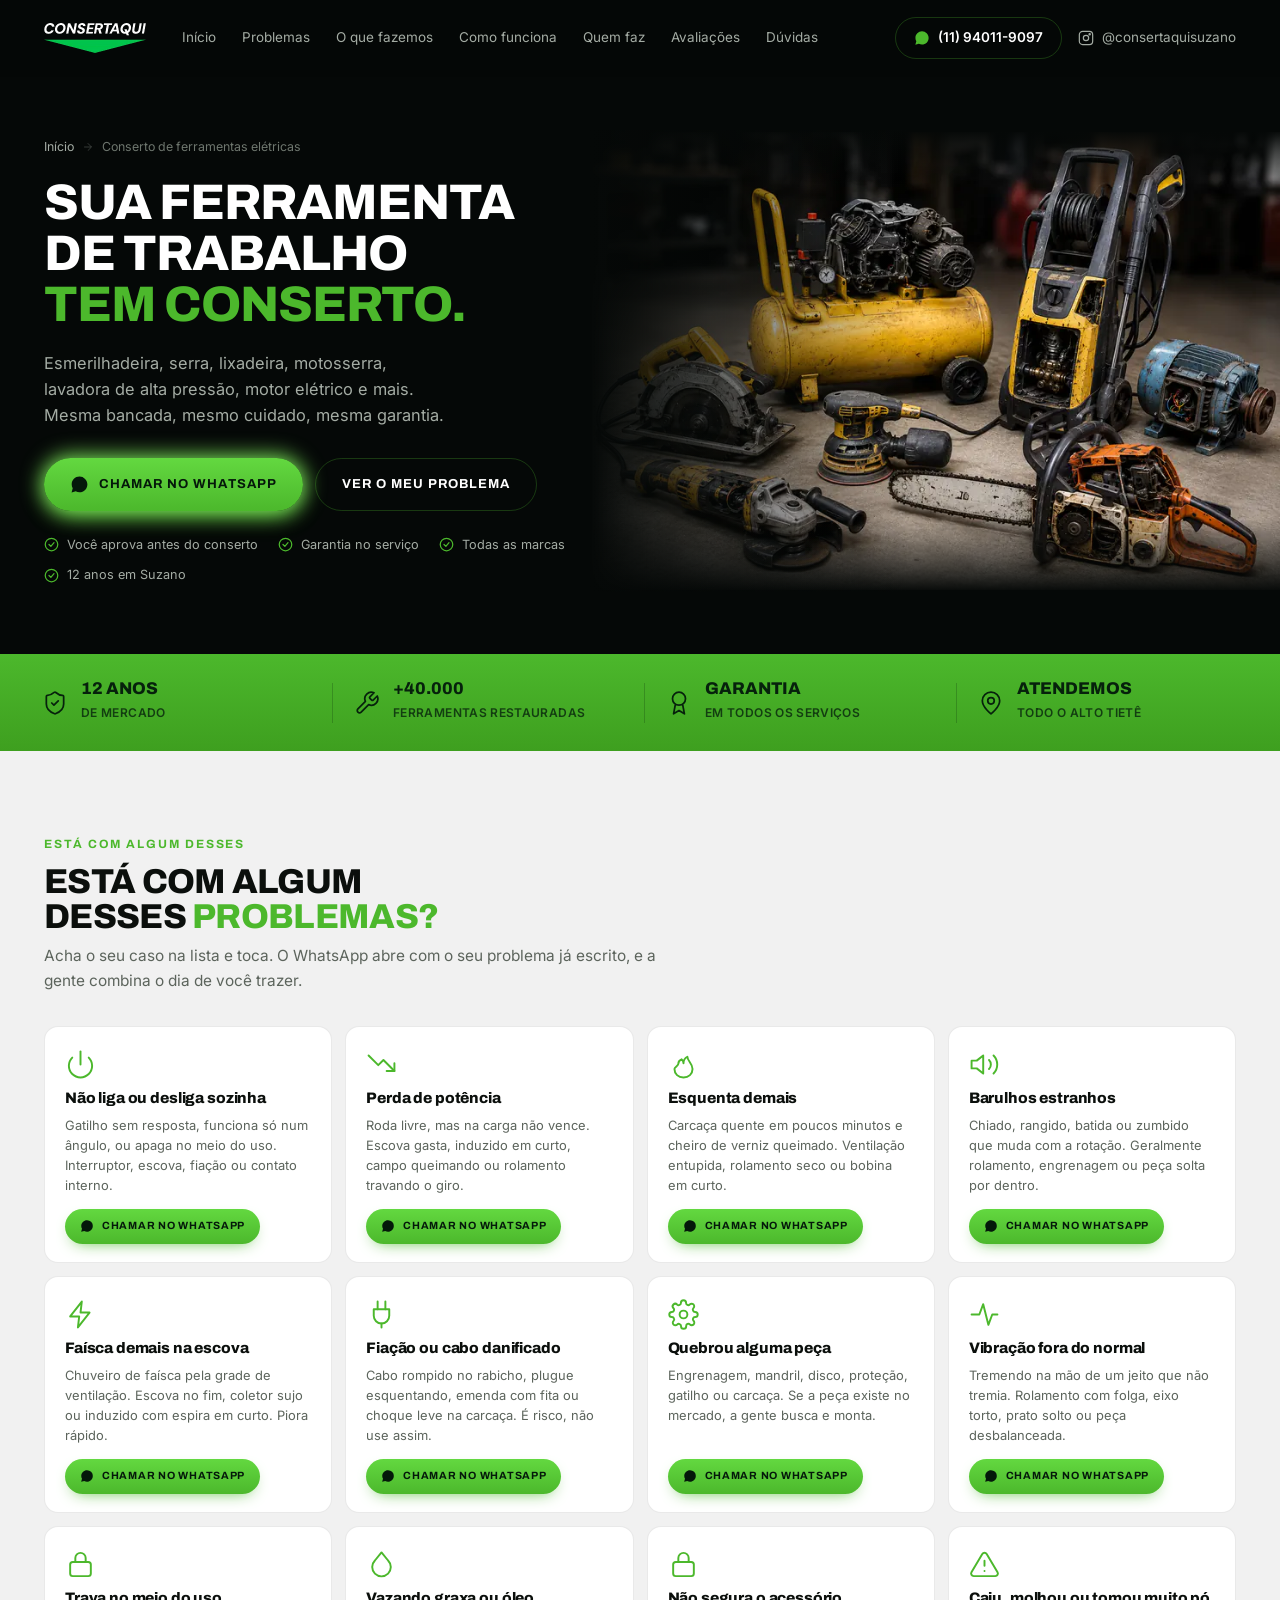
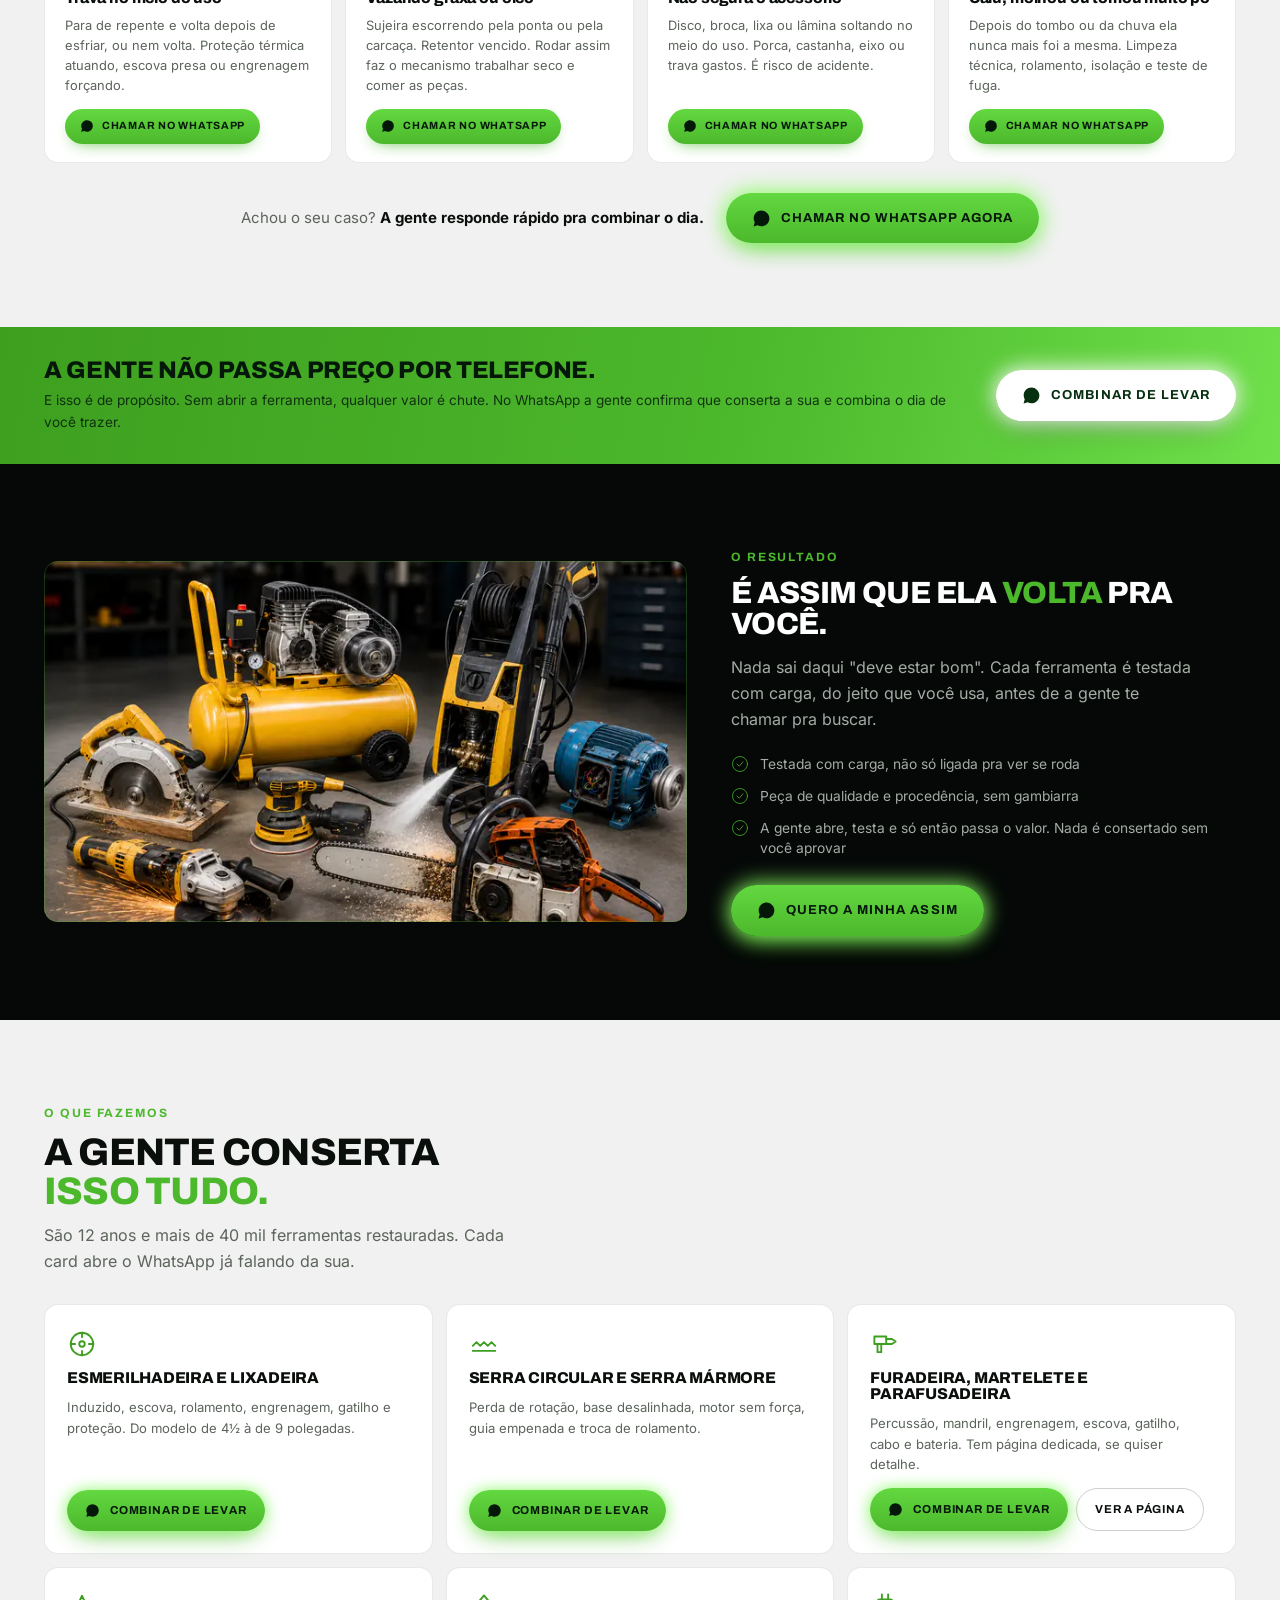
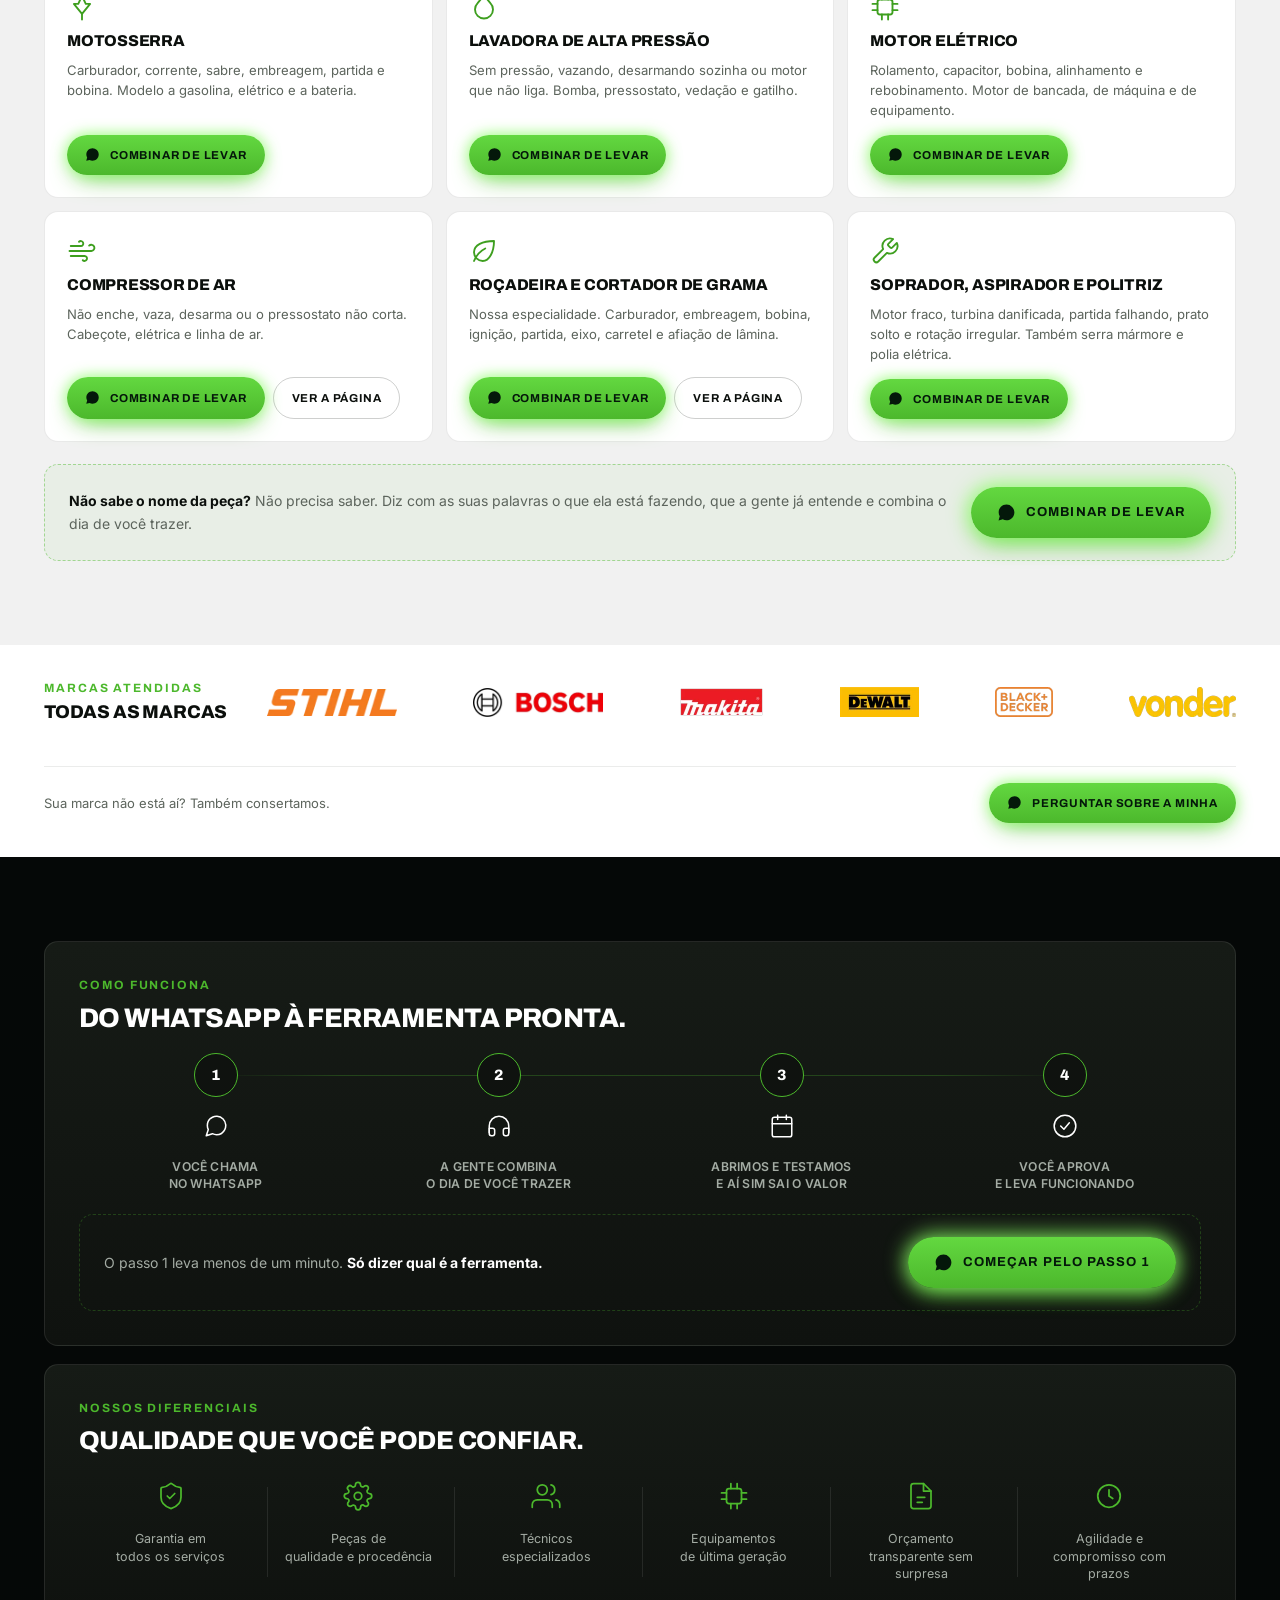
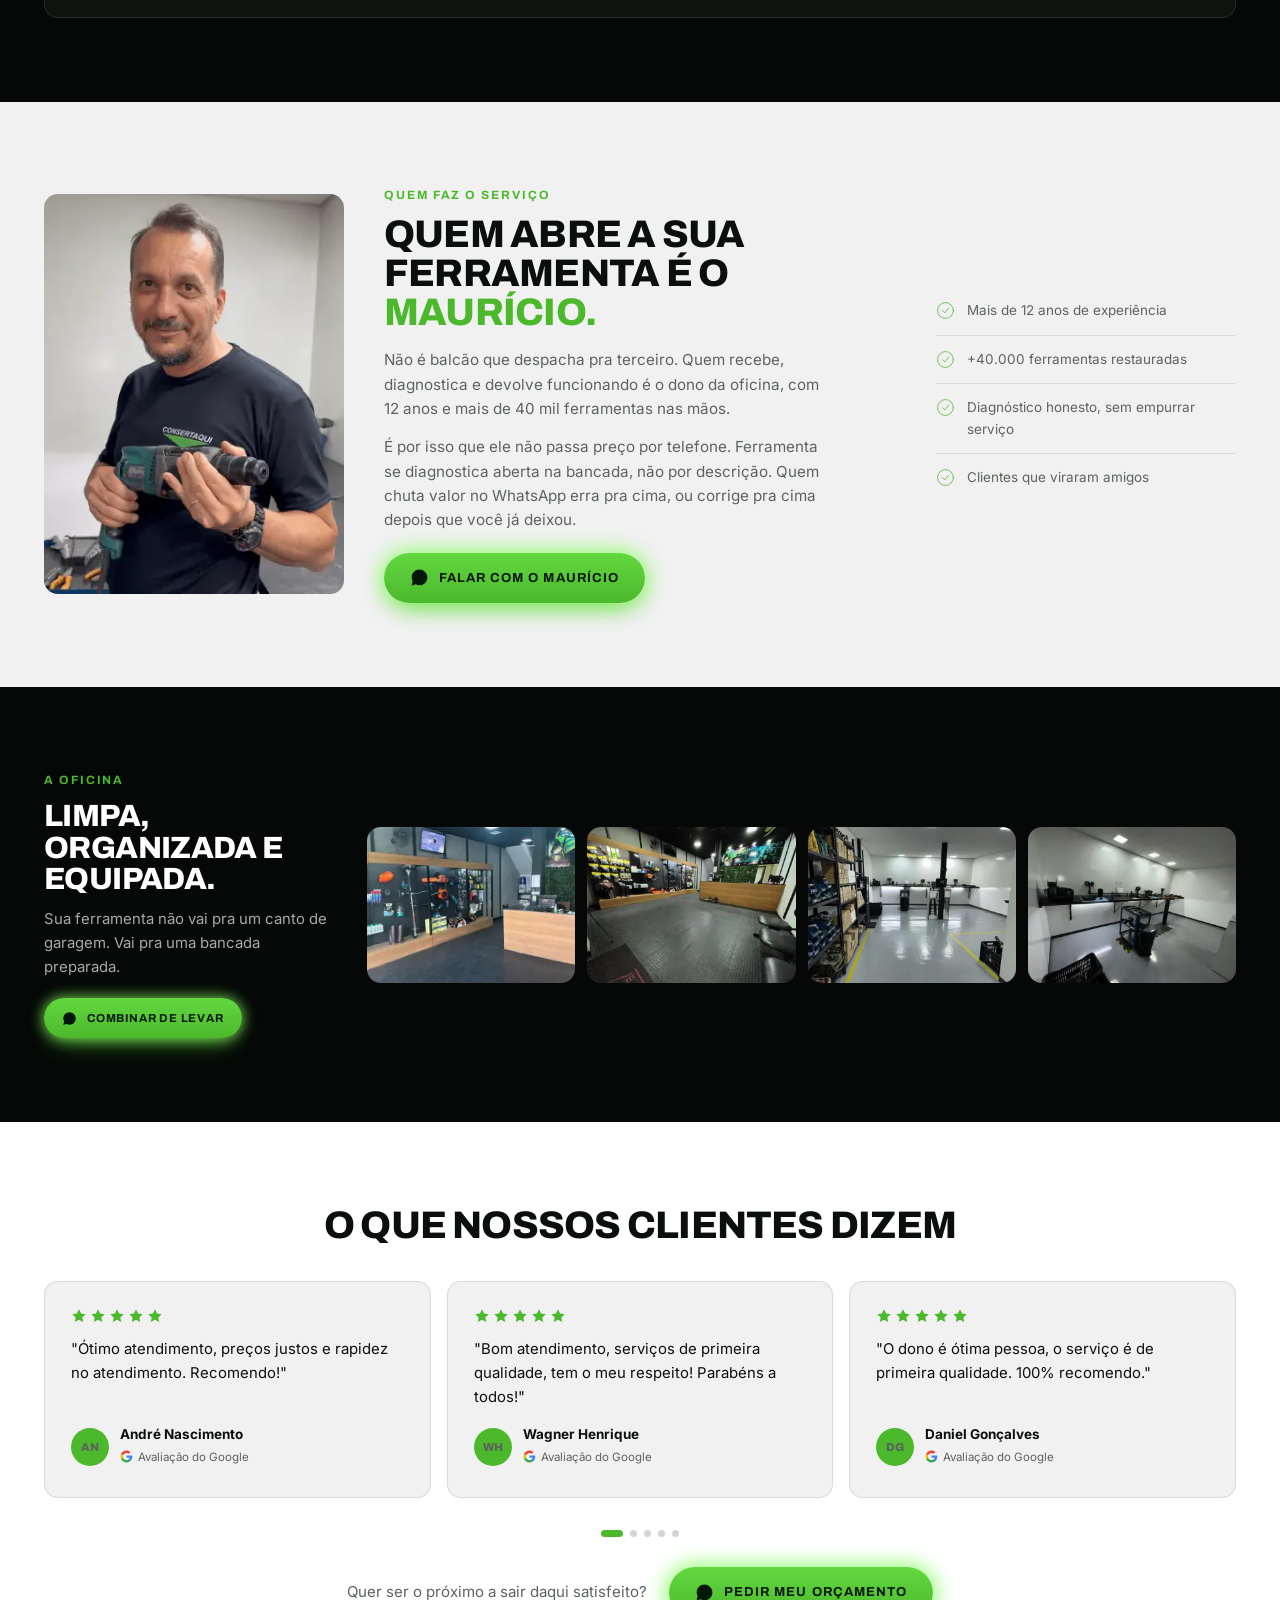
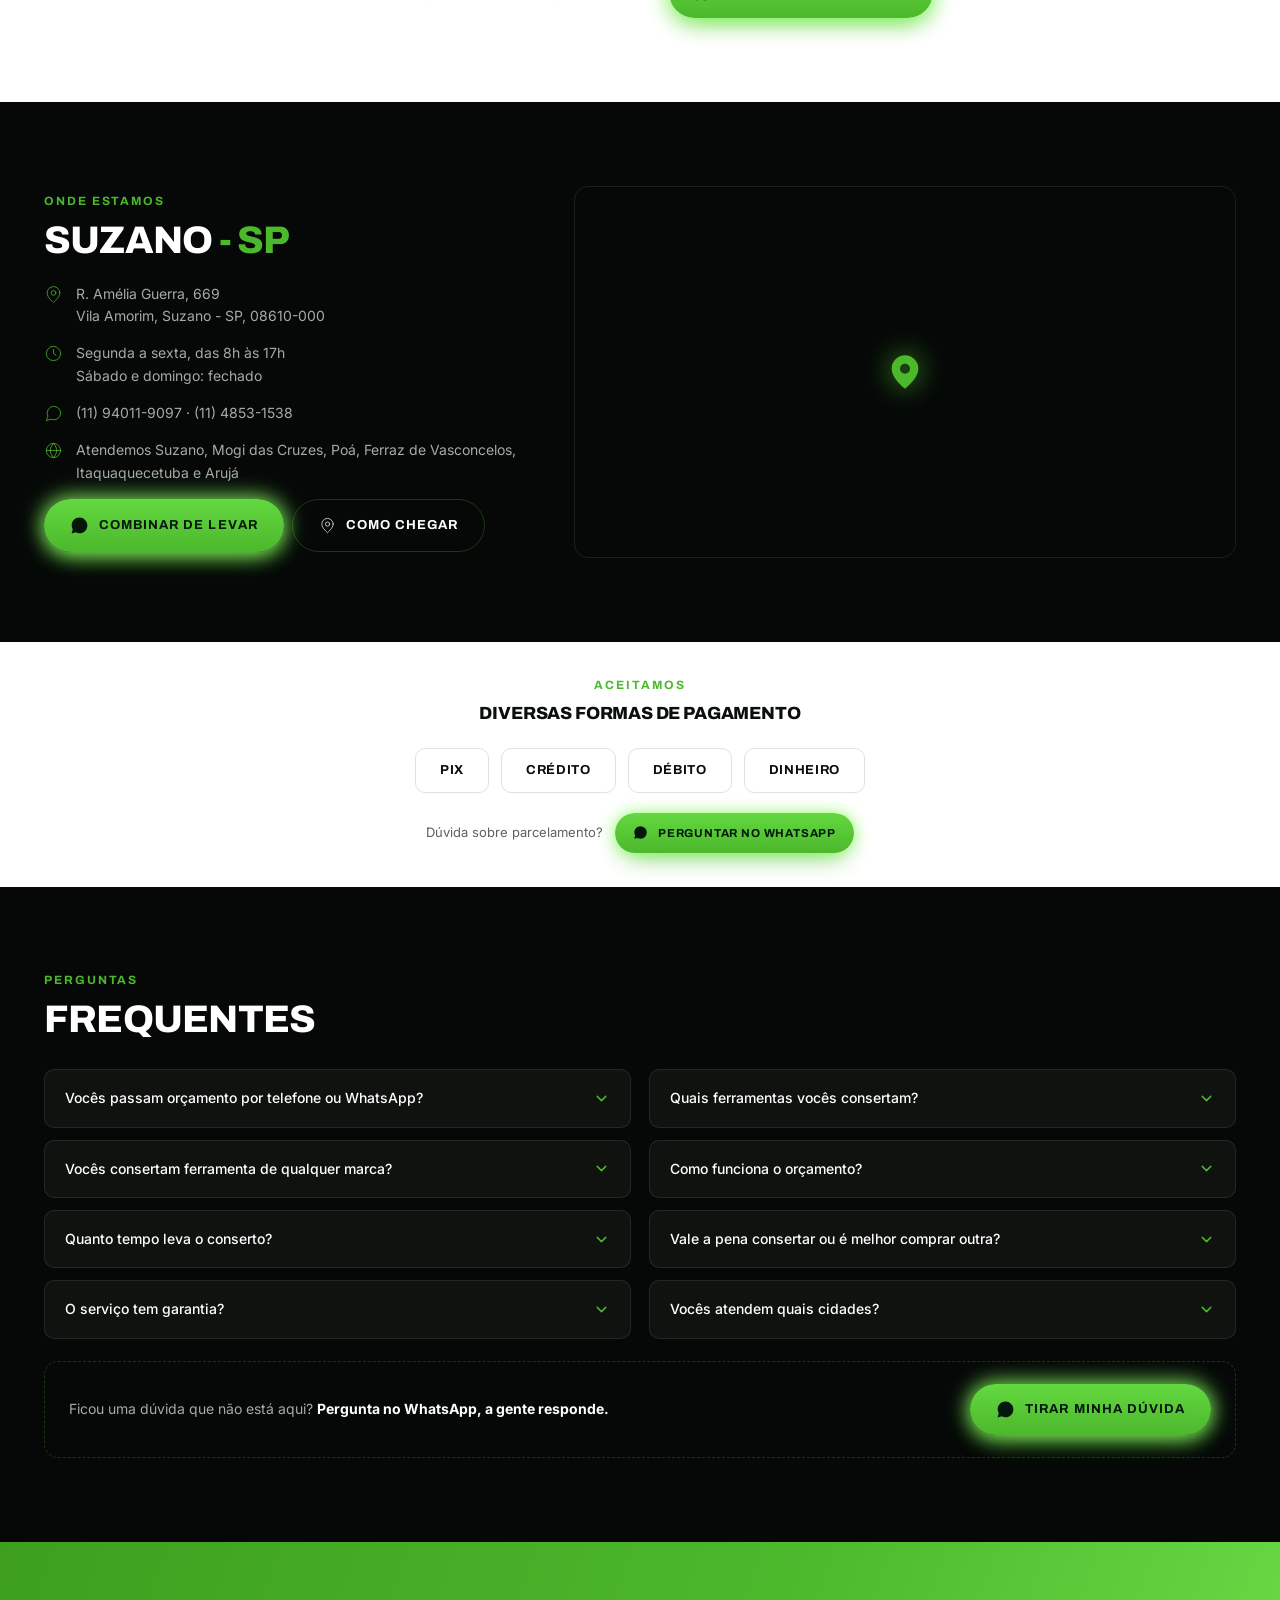
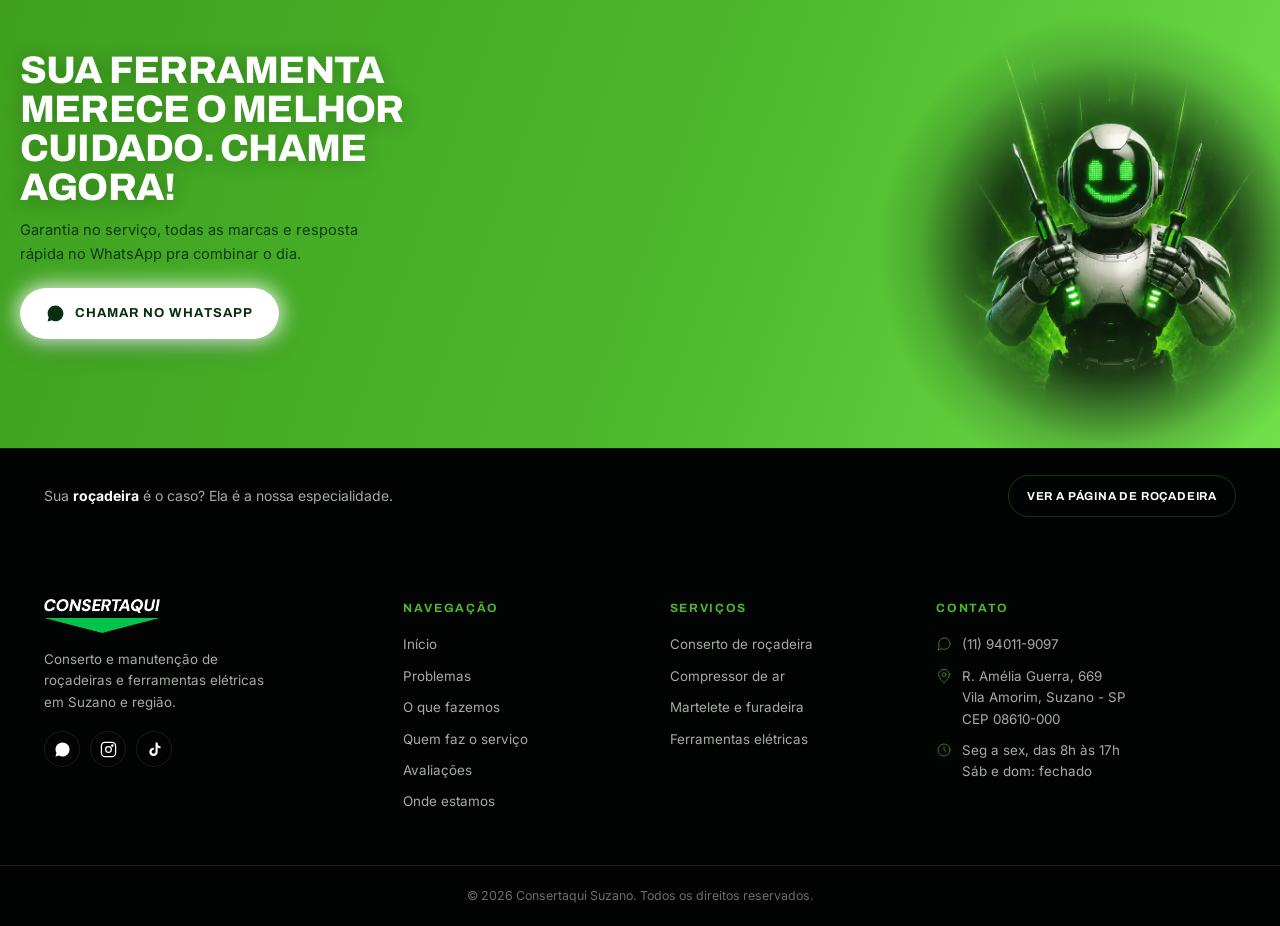
<file: ferramentas-eletricas/index.html>
<!DOCTYPE html>
<html lang="pt-BR">
<head>
<meta charset="UTF-8">
<meta name="viewport" content="width=device-width, initial-scale=1">
<title>Conserto de Ferramentas Elétricas em Suzano | Consertaqui</title>
<meta name="description" content="Conserto de ferramenta elétrica em Suzano: esmerilhadeira, serra, lixadeira, motosserra, lavadora e motor. Todas as marcas, com garantia.">
<link rel="canonical" href="https://www.consertaquisuzano.com.br/ferramentas-eletricas/">
<meta name="theme-color" content="#050807">

<meta property="og:type" content="website">
<meta property="og:locale" content="pt_BR">
<meta property="og:site_name" content="Consertaqui">
<meta property="og:title" content="Conserto de Ferramentas Elétricas em Suzano | Consertaqui">
<meta property="og:description" content="Conserto de ferramenta elétrica em Suzano: esmerilhadeira, serra, lixadeira, motosserra, lavadora e motor. Todas as marcas, com garantia.">
<meta property="og:url" content="https://www.consertaquisuzano.com.br/ferramentas-eletricas/">
<meta property="og:image" content="https://www.consertaquisuzano.com.br/assets/img/lps/eletricas-hero.webp">

<link rel="icon" href="../assets/img/logo.png">
<link rel="apple-touch-icon" href="../assets/img/logo.png">

<link rel="preload" as="image" imagesrcset="../assets/img/lps/eletricas-hero-800.webp 800w, ../assets/img/lps/eletricas-hero.webp 1400w" imagesizes="(min-width: 1241px) calc(50vw + 48px), 54vw" type="image/webp" media="(min-width: 861px)" fetchpriority="high">
<link rel="preload" as="image" imagesrcset="../assets/img/lps/eletricas-hero-mob.webp 900w" imagesizes="100vw" type="image/webp" media="(max-width: 860px)" fetchpriority="high">
<link rel="preload" as="font" type="font/woff2" href="../assets/fonts/archivo-latin.woff2" crossorigin>
<link rel="preload" as="font" type="font/woff2" href="../assets/fonts/inter-latin.woff2" crossorigin>
<link rel="stylesheet" href="../assets/css/style.css">
<link rel="stylesheet" href="../assets/css/lp.css">

<!-- Google tag (gtag.js) -->
<script async src="https://www.googletagmanager.com/gtag/js?id=AW-17736470012"></script>
<script>
  window.dataLayer = window.dataLayer || [];
  function gtag(){dataLayer.push(arguments);}
  gtag('js', new Date());
  gtag('config', 'AW-17736470012');
</script>
</head>
<body>
<svg aria-hidden="true" style="position:absolute;width:0;height:0;overflow:hidden"><symbol id="i1" viewBox="0 0 24 24"><path d="M12.04 2C6.58 2 2.13 6.45 2.13 11.91c0 1.75.46 3.45 1.32 4.95L2 22l5.25-1.38a9.87 9.87 0 0 0 4.79 1.22c5.46 0 9.91-4.45 9.91-9.91 0-2.65-1.03-5.14-2.9-7.01A9.82 9.82 0 0 0 12.04 2zm5.43 12.38c-.3-.15-1.76-.87-2.03-.97-.27-.1-.47-.15-.67.15-.2.3-.77.96-.94 1.16-.17.2-.35.22-.65.07-.3-.15-1.26-.46-2.4-1.48-.89-.79-1.49-1.77-1.66-2.07-.17-.3-.02-.46.13-.61.13-.13.3-.35.45-.52.15-.17.2-.3.3-.5.1-.2.05-.37-.02-.52-.08-.15-.67-1.61-.92-2.2-.24-.58-.49-.5-.67-.51h-.57c-.2 0-.52.07-.79.37-.27.3-1.04 1.01-1.04 2.47s1.06 2.86 1.21 3.06c.15.2 2.1 3.2 5.08 4.49.71.3 1.26.49 1.69.63.71.22 1.36.19 1.87.12.57-.09 1.76-.72 2.01-1.41.25-.7.25-1.29.17-1.42-.07-.12-.27-.2-.57-.35z"/></symbol><symbol id="i2" viewBox="0 0 24 24"><circle cx="12" cy="12" r="10"/><path d="m8 12 3 3 5-6"/></symbol><symbol id="i3" viewBox="0 0 24 24"><path d="m12 2 3.1 6.3 6.9 1-5 4.9 1.2 6.8L12 17.8 5.8 21l1.2-6.8-5-4.9 6.9-1z"/></symbol><symbol id="i4" viewBox="0 0 48 48"><path fill="#4285F4" d="M45.12 24.5c0-1.56-.14-3.06-.4-4.5H24v8.51h11.84c-.51 2.75-2.06 5.08-4.39 6.64v5.52h7.11c4.16-3.83 6.56-9.47 6.56-16.17z"/><path fill="#34A853" d="M24 46c5.94 0 10.92-1.97 14.56-5.33l-7.11-5.52c-1.97 1.32-4.49 2.1-7.45 2.1-5.73 0-10.58-3.87-12.31-9.07H4.34v5.7C7.96 41.07 15.4 46 24 46z"/><path fill="#FBBC05" d="M11.69 28.18C11.25 26.86 11 25.45 11 24s.25-2.86.69-4.18v-5.7H4.34C2.85 17.09 2 20.45 2 24s.85 6.91 2.34 9.88l7.35-5.7z"/><path fill="#EA4335" d="M24 10.75c3.23 0 6.13 1.11 8.41 3.29l6.31-6.31C34.91 4.18 29.93 2 24 2 15.4 2 7.96 6.93 4.34 14.12l7.35 5.7c1.73-5.2 6.58-9.07 12.31-9.07z"/></symbol></svg>

<!-- ====================================================== HEADER ====== -->
<header class="head" id="head">
  <div class="wrap head__in">
    <a href="../" class="head__logo" aria-label="Consertaqui, página inicial">
      <img src="../assets/img/logo-v2.webp" alt="Consertaqui" width="102" height="30">
    </a>

    <nav class="nav" aria-label="Navegação principal">
      <a href="../">Início</a>
      <a href="#problemas">Problemas</a>
      <a href="#servicos">O que fazemos</a>
      <a href="#como">Como funciona</a>
      <a href="#sobre">Quem faz</a>
      <a href="#depoimentos">Avaliações</a>
      <a href="#faq">Dúvidas</a>
    </nav>

    <div class="head__side">
      <a href="https://wa.me/5511940119097" class="head__wa" data-wa="Olá! Vim pelo site. Minha ferramenta parou de funcionar e queria combinar de levar aí." target="_blank" rel="noopener">
        <svg viewBox="0 0 24 24" fill="currentColor" aria-hidden="true"><use href="#i1"/></svg>
        (11) 94011-9097
      </a>
      <a href="https://www.instagram.com/consertaquisuzano/" class="head__ig" target="_blank" rel="noopener">
        <svg viewBox="0 0 24 24" fill="none" stroke="currentColor" stroke-width="1.8" stroke-linecap="round" stroke-linejoin="round" aria-hidden="true"><rect x="2" y="2" width="20" height="20" rx="5"/><circle cx="12" cy="12" r="4"/><circle cx="17.5" cy="6.5" r="1"/></svg>
        @consertaquisuzano
      </a>
      <button class="burger" id="burger" aria-label="Abrir menu" aria-expanded="false" aria-controls="menu"><span></span></button>
    </div>
  </div>

  <div class="menu" id="menu">
    <div class="menu__in"><div>
      <a href="../">Início</a>
      <a href="#problemas">Problemas</a>
      <a href="#servicos">O que fazemos</a>
      <a href="#como">Como funciona</a>
      <a href="#sobre">Quem faz o serviço</a>
      <a href="#oficina">A oficina</a>
      <a href="#depoimentos">Avaliações</a>
      <a href="#faq">Perguntas frequentes</a>
      <a href="#contato">Onde estamos</a>
      <a class="btn btn--wa btn--block btn--pulso" data-wa="Olá! Vim pelo site. Minha ferramenta parou de funcionar e queria combinar de levar aí." href="https://wa.me/5511940119097"><svg viewBox="0 0 24 24" fill="currentColor" aria-hidden="true"><use href="#i1"/></svg>Chamar no WhatsApp</a>
    </div></div>
  </div>
</header>

<main id="topo">

<!-- ======================================================== HERO ====== -->
<section class="hero hero--lp">
  <div class="wrap hero__grid">
    <div class="hero__copy">
      <nav class="mig" aria-label="Você está em">
        <a href="../">Início</a>
        <svg viewBox="0 0 24 24" fill="none" stroke="currentColor" stroke-linecap="round" stroke-linejoin="round" aria-hidden="true"><path d="M5 12h13"/><path d="m12 5 7 7-7 7"/></svg>
        <span>Conserto de ferramentas elétricas</span>
      </nav>

      <h1>Sua ferramenta<br>de trabalho<br><span class="g">tem conserto.</span></h1>

      <p class="hero__sub">Esmerilhadeira, serra, lixadeira, motosserra, lavadora de alta pressão, motor elétrico e mais. Mesma bancada, mesmo cuidado, mesma garantia.</p>

      <div class="hero__cta">
        <a class="btn btn--wa btn--pulso" data-wa="Olá! Vim pelo site. Minha ferramenta parou de funcionar e queria combinar de levar aí." href="https://wa.me/5511940119097"><svg viewBox="0 0 24 24" fill="currentColor" aria-hidden="true"><use href="#i1"/></svg>Chamar no WhatsApp</a>
        <a class="btn btn--ghost" href="#problemas">Ver o meu problema</a>
      </div>

      <ul class="hero__nota">
        <li><svg viewBox="0 0 24 24" fill="none" stroke="currentColor" stroke-linecap="round" stroke-linejoin="round" aria-hidden="true"><use href="#i2"/></svg>Você aprova antes do conserto</li>
        <li><svg viewBox="0 0 24 24" fill="none" stroke="currentColor" stroke-linecap="round" stroke-linejoin="round" aria-hidden="true"><use href="#i2"/></svg>Garantia no serviço</li>
        <li><svg viewBox="0 0 24 24" fill="none" stroke="currentColor" stroke-linecap="round" stroke-linejoin="round" aria-hidden="true"><use href="#i2"/></svg>Todas as marcas</li>
        <li><svg viewBox="0 0 24 24" fill="none" stroke="currentColor" stroke-linecap="round" stroke-linejoin="round" aria-hidden="true"><use href="#i2"/></svg>12 anos em Suzano</li>
      </ul>
    </div>

    <div class="hero__art">
      <picture>
        <source srcset="../assets/img/lps/eletricas-hero-mob.webp 900w" sizes="100vw" media="(max-width: 860px)" type="image/webp">
        <img src="../assets/img/lps/eletricas-hero-800.webp" srcset="../assets/img/lps/eletricas-hero-800.webp 800w, ../assets/img/lps/eletricas-hero.webp 1400w" sizes="(min-width: 1241px) calc(50vw + 48px), 54vw" alt="Esmerilhadeira, serra, lixadeira, motosserra, lavadora, compressor e motor elétrico abertos na oficina" width="1400" height="933" fetchpriority="high" decoding="async">
      </picture>
    </div>
  </div>
</section>

<!-- ======================================================= SELOS ====== -->
<section class="selos">
  <div class="wrap selos__in">
    <div class="selo" data-rv>
      <svg viewBox="0 0 24 24" fill="none" stroke="currentColor" stroke-linecap="round" stroke-linejoin="round" aria-hidden="true"><path d="M20 13c0 5-3.5 7.5-7.66 8.95a1 1 0 0 1-.67-.01C7.5 20.5 4 18 4 13V6a1 1 0 0 1 1-1c2 0 4.5-1.2 6.24-2.72a1.17 1.17 0 0 1 1.52 0C14.51 3.81 17 5 19 5a1 1 0 0 1 1 1z"/><path d="m9 12 2 2 4-4"/></svg>
      <div><b>12 anos</b><span>de mercado</span></div>
    </div>
    <div class="selo" data-rv style="--d:80ms">
      <svg viewBox="0 0 24 24" fill="none" stroke="currentColor" stroke-linecap="round" stroke-linejoin="round" aria-hidden="true"><path d="M14.7 6.3a1 1 0 0 0 0 1.4l1.6 1.6a1 1 0 0 0 1.4 0l3.77-3.77a6 6 0 0 1-7.94 7.94l-6.91 6.91a2.12 2.12 0 0 1-3-3l6.91-6.91a6 6 0 0 1 7.94-7.94z"/></svg>
      <div><b>+40.000</b><span>ferramentas restauradas</span></div>
    </div>
    <div class="selo" data-rv style="--d:160ms">
      <svg viewBox="0 0 24 24" fill="none" stroke="currentColor" stroke-linecap="round" stroke-linejoin="round" aria-hidden="true"><circle cx="12" cy="8" r="6"/><path d="M15.48 13.89 17 22l-5-3-5 3 1.52-8.11"/></svg>
      <div><b>Garantia</b><span>em todos os serviços</span></div>
    </div>
    <div class="selo" data-rv style="--d:240ms">
      <svg viewBox="0 0 24 24" fill="none" stroke="currentColor" stroke-linecap="round" stroke-linejoin="round" aria-hidden="true"><path d="M20 10c0 6-8 12-8 12s-8-6-8-12a8 8 0 0 1 16 0z"/><circle cx="12" cy="10" r="3"/></svg>
      <div><b>Atendemos</b><span>todo o Alto Tietê</span></div>
    </div>
  </div>
</section>

<!-- ==================================================== AS DORES ====== -->
<section class="sec sec--light" id="problemas">
  <div class="wrap">
    <div class="dores__head" data-rv>
      <div class="eyebrow">Está com algum desses</div>
      <h2>Está com algum<br>desses <span class="g">problemas?</span></h2>
      <p>Acha o seu caso na lista e toca. O WhatsApp abre com o seu problema já escrito, e a gente combina o dia de você trazer.</p>
    </div>

    <div class="dores__grid">
      <a class="dor" data-rv style="--d:0ms" data-wa="Olá! Vim pelo site. Minha ferramenta *não liga ou desliga sozinha*. Queria combinar de levar aí." href="https://wa.me/5511940119097">
        <svg class="dor__ico" viewBox="0 0 24 24" fill="none" stroke="currentColor" stroke-linecap="round" stroke-linejoin="round" aria-hidden="true"><path d="M18.36 6.64a9 9 0 1 1-12.73 0"/><path d="M12 2v10"/></svg>
        <b>Não liga ou desliga sozinha</b>
        <p>Gatilho sem resposta, funciona só num ângulo, ou apaga no meio do uso. Interruptor, escova, fiação ou contato interno.</p>
        <span class="dor__cta"><svg viewBox="0 0 24 24" fill="currentColor" aria-hidden="true"><use href="#i1"/></svg><span class="t-lg">Chamar no WhatsApp</span><span class="t-sm">Chamar</span></span>
      </a>
      <a class="dor" data-rv style="--d:45ms" data-wa="Olá! Vim pelo site. Minha ferramenta está com *perda de potência*. Queria combinar de levar aí." href="https://wa.me/5511940119097">
        <svg class="dor__ico" viewBox="0 0 24 24" fill="none" stroke="currentColor" stroke-linecap="round" stroke-linejoin="round" aria-hidden="true"><path d="M22 17l-8.5-8.5-4 4L2 5"/><path d="M16 17h6v-6"/></svg>
        <b>Perda de potência</b>
        <p>Roda livre, mas na carga não vence. Escova gasta, induzido em curto, campo queimando ou rolamento travando o giro.</p>
        <span class="dor__cta"><svg viewBox="0 0 24 24" fill="currentColor" aria-hidden="true"><use href="#i1"/></svg><span class="t-lg">Chamar no WhatsApp</span><span class="t-sm">Chamar</span></span>
      </a>
      <a class="dor" data-rv style="--d:90ms" data-wa="Olá! Vim pelo site. Minha ferramenta está *esquentando demais*. Queria combinar de levar aí." href="https://wa.me/5511940119097">
        <svg class="dor__ico" viewBox="0 0 24 24" fill="none" stroke="currentColor" stroke-linecap="round" stroke-linejoin="round" aria-hidden="true"><path d="M12 22c4 0 7-2.6 7-6.5 0-4.6-4-6-4-9.5 0 0-3 1.5-3 5 0-2-1.5-3-1.5-3S8 9 8 11.5C8 13 5 14 5 15.5 5 19.4 8 22 12 22z"/></svg>
        <b>Esquenta demais</b>
        <p>Carcaça quente em poucos minutos e cheiro de verniz queimado. Ventilação entupida, rolamento seco ou bobina em curto.</p>
        <span class="dor__cta"><svg viewBox="0 0 24 24" fill="currentColor" aria-hidden="true"><use href="#i1"/></svg><span class="t-lg">Chamar no WhatsApp</span><span class="t-sm">Chamar</span></span>
      </a>
      <a class="dor" data-rv style="--d:135ms" data-wa="Olá! Vim pelo site. Minha ferramenta está fazendo *barulho estranho*. Queria combinar de levar aí." href="https://wa.me/5511940119097">
        <svg class="dor__ico" viewBox="0 0 24 24" fill="none" stroke="currentColor" stroke-linecap="round" stroke-linejoin="round" aria-hidden="true"><path d="M11 5 6 9H2v6h4l5 4z"/><path d="M15.5 8.5a5 5 0 0 1 0 7"/><path d="M19 5a10 10 0 0 1 0 14"/></svg>
        <b>Barulhos estranhos</b>
        <p>Chiado, rangido, batida ou zumbido que muda com a rotação. Geralmente rolamento, engrenagem ou peça solta por dentro.</p>
        <span class="dor__cta"><svg viewBox="0 0 24 24" fill="currentColor" aria-hidden="true"><use href="#i1"/></svg><span class="t-lg">Chamar no WhatsApp</span><span class="t-sm">Chamar</span></span>
      </a>
      <a class="dor" data-rv style="--d:0ms" data-wa="Olá! Vim pelo site. Minha ferramenta está *faiscando muito*. Queria combinar de levar aí." href="https://wa.me/5511940119097">
        <svg class="dor__ico" viewBox="0 0 24 24" fill="none" stroke="currentColor" stroke-linecap="round" stroke-linejoin="round" aria-hidden="true"><path d="M13 2 4 13.5h7l-1 8.5 9-11.5h-7z"/></svg>
        <b>Faísca demais na escova</b>
        <p>Chuveiro de faísca pela grade de ventilação. Escova no fim, coletor sujo ou induzido com espira em curto. Piora rápido.</p>
        <span class="dor__cta"><svg viewBox="0 0 24 24" fill="currentColor" aria-hidden="true"><use href="#i1"/></svg><span class="t-lg">Chamar no WhatsApp</span><span class="t-sm">Chamar</span></span>
      </a>
      <a class="dor" data-rv style="--d:45ms" data-wa="Olá! Vim pelo site. Minha ferramenta está com o *cabo ou a fiação danificada*. Queria combinar de levar aí." href="https://wa.me/5511940119097">
        <svg class="dor__ico" viewBox="0 0 24 24" fill="none" stroke="currentColor" stroke-linecap="round" stroke-linejoin="round" aria-hidden="true"><path d="M9 2v6M15 2v6"/><path d="M18 8v5a6 6 0 0 1-12 0V8z"/><path d="M12 19v3"/></svg>
        <b>Fiação ou cabo danificado</b>
        <p>Cabo rompido no rabicho, plugue esquentando, emenda com fita ou choque leve na carcaça. É risco, não use assim.</p>
        <span class="dor__cta"><svg viewBox="0 0 24 24" fill="currentColor" aria-hidden="true"><use href="#i1"/></svg><span class="t-lg">Chamar no WhatsApp</span><span class="t-sm">Chamar</span></span>
      </a>
      <a class="dor" data-rv style="--d:90ms" data-wa="Olá! Vim pelo site. Minha ferramenta *quebrou uma peça*. Queria combinar de levar aí." href="https://wa.me/5511940119097">
        <svg class="dor__ico" viewBox="0 0 24 24" fill="none" stroke="currentColor" stroke-linecap="round" stroke-linejoin="round" aria-hidden="true"><circle cx="12" cy="12" r="3"/><path d="M19.4 15a1.65 1.65 0 0 0 .33 1.82l.06.06a2 2 0 1 1-2.83 2.83l-.06-.06a1.65 1.65 0 0 0-1.82-.33 1.65 1.65 0 0 0-1 1.51V21a2 2 0 1 1-4 0v-.09A1.65 1.65 0 0 0 9 19.4a1.65 1.65 0 0 0-1.82.33l-.06.06a2 2 0 1 1-2.83-2.83l.06-.06A1.65 1.65 0 0 0 4.6 15a1.65 1.65 0 0 0-1.51-1H3a2 2 0 1 1 0-4h.09A1.65 1.65 0 0 0 4.6 9a1.65 1.65 0 0 0-.33-1.82l-.06-.06a2 2 0 1 1 2.83-2.83l.06.06A1.65 1.65 0 0 0 9 4.6 1.65 1.65 0 0 0 10 3.09V3a2 2 0 1 1 4 0v.09a1.65 1.65 0 0 0 1 1.51 1.65 1.65 0 0 0 1.82-.33l.06-.06a2 2 0 1 1 2.83 2.83l-.06.06A1.65 1.65 0 0 0 19.4 9a1.65 1.65 0 0 0 1.51 1H21a2 2 0 1 1 0 4h-.09a1.65 1.65 0 0 0-1.51 1z"/></svg>
        <b>Quebrou alguma peça</b>
        <p>Engrenagem, mandril, disco, proteção, gatilho ou carcaça. Se a peça existe no mercado, a gente busca e monta.</p>
        <span class="dor__cta"><svg viewBox="0 0 24 24" fill="currentColor" aria-hidden="true"><use href="#i1"/></svg><span class="t-lg">Chamar no WhatsApp</span><span class="t-sm">Chamar</span></span>
      </a>
      <a class="dor" data-rv style="--d:135ms" data-wa="Olá! Vim pelo site. Minha ferramenta está *vibrando fora do normal*. Queria combinar de levar aí." href="https://wa.me/5511940119097">
        <svg class="dor__ico" viewBox="0 0 24 24" fill="none" stroke="currentColor" stroke-linecap="round" stroke-linejoin="round" aria-hidden="true"><path d="M22 12h-4l-3 8-4-16-3 8H2"/></svg>
        <b>Vibração fora do normal</b>
        <p>Tremendo na mão de um jeito que não tremia. Rolamento com folga, eixo torto, prato solto ou peça desbalanceada.</p>
        <span class="dor__cta"><svg viewBox="0 0 24 24" fill="currentColor" aria-hidden="true"><use href="#i1"/></svg><span class="t-lg">Chamar no WhatsApp</span><span class="t-sm">Chamar</span></span>
      </a>
      <a class="dor" data-rv style="--d:0ms" data-wa="Olá! Vim pelo site. Minha ferramenta *trava no meio do uso*. Queria combinar de levar aí." href="https://wa.me/5511940119097">
        <svg class="dor__ico" viewBox="0 0 24 24" fill="none" stroke="currentColor" stroke-linecap="round" stroke-linejoin="round" aria-hidden="true"><rect x="4" y="10" width="16" height="11" rx="2"/><path d="M8 10V7a4 4 0 0 1 8 0v3"/></svg>
        <b>Trava no meio do uso</b>
        <p>Para de repente e volta depois de esfriar, ou nem volta. Proteção térmica atuando, escova presa ou engrenagem forçando.</p>
        <span class="dor__cta"><svg viewBox="0 0 24 24" fill="currentColor" aria-hidden="true"><use href="#i1"/></svg><span class="t-lg">Chamar no WhatsApp</span><span class="t-sm">Chamar</span></span>
      </a>
      <a class="dor" data-rv style="--d:45ms" data-wa="Olá! Vim pelo site. Minha ferramenta está *vazando graxa ou óleo*. Queria combinar de levar aí." href="https://wa.me/5511940119097">
        <svg class="dor__ico" viewBox="0 0 24 24" fill="none" stroke="currentColor" stroke-linecap="round" stroke-linejoin="round" aria-hidden="true"><path d="M12 2.7 6.9 8.9a7.2 7.2 0 1 0 10.2 0z"/></svg>
        <b>Vazando graxa ou óleo</b>
        <p>Sujeira escorrendo pela ponta ou pela carcaça. Retentor vencido. Rodar assim faz o mecanismo trabalhar seco e comer as peças.</p>
        <span class="dor__cta"><svg viewBox="0 0 24 24" fill="currentColor" aria-hidden="true"><use href="#i1"/></svg><span class="t-lg">Chamar no WhatsApp</span><span class="t-sm">Chamar</span></span>
      </a>
      <a class="dor" data-rv style="--d:90ms" data-wa="Olá! Vim pelo site. Minha ferramenta *não segura o acessório* (disco, broca ou lâmina). Queria combinar de levar aí." href="https://wa.me/5511940119097">
        <svg class="dor__ico" viewBox="0 0 24 24" fill="none" stroke="currentColor" stroke-linecap="round" stroke-linejoin="round" aria-hidden="true"><rect x="4" y="10" width="16" height="11" rx="2"/><path d="M8 10V7a4 4 0 0 1 8 0v3"/></svg>
        <b>Não segura o acessório</b>
        <p>Disco, broca, lixa ou lâmina soltando no meio do uso. Porca, castanha, eixo ou trava gastos. É risco de acidente.</p>
        <span class="dor__cta"><svg viewBox="0 0 24 24" fill="currentColor" aria-hidden="true"><use href="#i1"/></svg><span class="t-lg">Chamar no WhatsApp</span><span class="t-sm">Chamar</span></span>
      </a>
      <a class="dor" data-rv style="--d:135ms" data-wa="Olá! Vim pelo site. Minha ferramenta *caiu ou molhou* e parou de funcionar direito. Queria combinar de levar aí." href="https://wa.me/5511940119097">
        <svg class="dor__ico" viewBox="0 0 24 24" fill="none" stroke="currentColor" stroke-linecap="round" stroke-linejoin="round" aria-hidden="true"><path d="M10.3 3.9 1.9 18a2 2 0 0 0 1.7 3h16.8a2 2 0 0 0 1.7-3L13.7 3.9a2 2 0 0 0-3.4 0z"/><path d="M12 9v4M12 17h.01"/></svg>
        <b>Caiu, molhou ou tomou muito pó</b>
        <p>Depois do tombo ou da chuva ela nunca mais foi a mesma. Limpeza técnica, rolamento, isolação e teste de fuga.</p>
        <span class="dor__cta"><svg viewBox="0 0 24 24" fill="currentColor" aria-hidden="true"><use href="#i1"/></svg><span class="t-lg">Chamar no WhatsApp</span><span class="t-sm">Chamar</span></span>
      </a>
    </div>

    <div class="secao__cta" data-rv>
      <p>Achou o seu caso? <b>A gente responde rápido pra combinar o dia.</b></p>
      <a class="btn btn--wa btn--pulso" data-wa="Olá! Vim pelo site. Minha ferramenta parou de funcionar e queria combinar de levar aí." href="https://wa.me/5511940119097"><svg viewBox="0 0 24 24" fill="currentColor" aria-hidden="true"><use href="#i1"/></svg>Chamar no WhatsApp agora</a>
    </div>
  </div>
</section>

<!-- ============================================ FAIXA DE REFORÇO ====== -->
<section class="faixa">
  <div class="wrap faixa__in">
    <div class="faixa__txt" data-rv>
      <b>A gente não passa preço por telefone.</b>
      <p>E isso é de propósito. Sem abrir a ferramenta, qualquer valor é chute. No WhatsApp a gente confirma que conserta a sua e combina o dia de você trazer.</p>
    </div>
    <a class="btn btn--luz btn--pulso" data-wa="Olá! Vim pelo site. Queria combinar de levar minha ferramenta aí. Ela é uma:" href="https://wa.me/5511940119097"><svg viewBox="0 0 24 24" fill="currentColor" aria-hidden="true"><use href="#i1"/></svg>Combinar de levar</a>
  </div>
</section>

<!-- ==================================================== RESULTADO ===== -->
<section class="sec sec--dark res" id="resultado">
  <div class="wrap res__in">
    <figure class="res__foto" data-rv>
        <img src="../assets/img/lps/eletricas-pronto-700.webp" srcset="../assets/img/lps/eletricas-pronto-700.webp 700w, ../assets/img/lps/eletricas-pronto.webp 1200w" sizes="(min-width: 1101px) 643px, (min-width: 621px) calc(100vw - 48px), calc(100vw - 40px)" alt="As mesmas ferramentas funcionando depois do conserto: serra cortando, esmerilhadeira soltando faísca e lavadora com pressão" width="700" height="467" loading="lazy" decoding="async">
      </figure>
    <div class="res__txt" data-rv style="--d:100ms">
      <div class="eyebrow">O resultado</div>
      <h2>É assim que ela <span class="g">volta</span> pra você.</h2>
      <p class="lead">Nada sai daqui "deve estar bom". Cada ferramenta é testada com carga, do jeito que você usa, antes de a gente te chamar pra buscar.</p>
      <ul class="res__lista">
        <li><svg viewBox="0 0 24 24" fill="none" stroke="currentColor" stroke-linecap="round" stroke-linejoin="round" aria-hidden="true"><use href="#i2"/></svg>Testada com carga, não só ligada pra ver se roda</li>
        <li><svg viewBox="0 0 24 24" fill="none" stroke="currentColor" stroke-linecap="round" stroke-linejoin="round" aria-hidden="true"><use href="#i2"/></svg>Peça de qualidade e procedência, sem gambiarra</li>
        <li><svg viewBox="0 0 24 24" fill="none" stroke="currentColor" stroke-linecap="round" stroke-linejoin="round" aria-hidden="true"><use href="#i2"/></svg>A gente abre, testa e só então passa o valor. Nada é consertado sem você aprovar</li>
      </ul>
      <a class="btn btn--wa btn--pulso" data-wa="Olá! Vim pelo site. Quero deixar minha ferramenta funcionando de novo." href="https://wa.me/5511940119097"><svg viewBox="0 0 24 24" fill="currentColor" aria-hidden="true"><use href="#i1"/></svg>Quero a minha assim</a>
    </div>
  </div>
</section>

<!-- =================================================== SOLUÇÕES ======= -->
<section class="sec sec--light sols" id="servicos">
  <div class="wrap">
    <div class="sols__head" data-rv>
      <div class="eyebrow">O que fazemos</div>
      <h2>A gente conserta<br><span class="g">isso tudo.</span></h2>
      <p class="lead">São 12 anos e mais de 40 mil ferramentas restauradas. Cada card abre o WhatsApp já falando da sua.</p>
    </div>

    <div class="sols__grid">
      <article class="sol" data-rv style="--d:0ms">
        <svg class="sol__ico" viewBox="0 0 24 24" fill="none" stroke="currentColor" stroke-linecap="round" stroke-linejoin="round" aria-hidden="true"><circle cx="12" cy="12" r="9"/><circle cx="12" cy="12" r="2.2"/><path d="M12 3v3.5M12 17.5V21M3 12h3.5M17.5 12H21"/></svg>
        <h3>Esmerilhadeira e lixadeira</h3>
        <p>Induzido, escova, rolamento, engrenagem, gatilho e proteção. Do modelo de 4½ à de 9 polegadas.</p>
        <div class="sol__acoes">
          <a class="btn btn--wa btn--sm" data-wa="Olá! Vim pelo site. Queria combinar de levar aí, pra ver conserto de *esmerilhadeira ou lixadeira*." href="https://wa.me/5511940119097"><svg viewBox="0 0 24 24" fill="currentColor" aria-hidden="true"><use href="#i1"/></svg><span class="t-lg">Combinar de levar</span><span class="t-sm">Levar aí</span></a>
        </div>
      </article>
      <article class="sol" data-rv style="--d:50ms">
        <svg class="sol__ico" viewBox="0 0 24 24" fill="none" stroke="currentColor" stroke-linecap="round" stroke-linejoin="round" aria-hidden="true"><path d="M3 17.5h18"/><path d="m3 13.5 3-3 3 3 3-3 3 3 3-3 3 3"/></svg>
        <h3>Serra circular e serra mármore</h3>
        <p>Perda de rotação, base desalinhada, motor sem força, guia empenada e troca de rolamento.</p>
        <div class="sol__acoes">
          <a class="btn btn--wa btn--sm" data-wa="Olá! Vim pelo site. Queria combinar de levar aí, pra ver conserto de *serra circular ou serra mármore*." href="https://wa.me/5511940119097"><svg viewBox="0 0 24 24" fill="currentColor" aria-hidden="true"><use href="#i1"/></svg><span class="t-lg">Combinar de levar</span><span class="t-sm">Levar aí</span></a>
        </div>
      </article>
      <article class="sol" data-rv style="--d:100ms">
        <svg class="sol__ico" viewBox="0 0 24 24" fill="none" stroke="currentColor" stroke-linecap="round" stroke-linejoin="round" aria-hidden="true"><path d="M3.5 6h9.5v6H3.5z"/><path d="M13 8h4.5l3 2-3 2H13"/><path d="M6 12v6.5h3V12"/></svg>
        <h3>Furadeira, martelete e parafusadeira</h3>
        <p>Percussão, mandril, engrenagem, escova, gatilho, cabo e bateria. Tem página dedicada, se quiser detalhe.</p>
        <div class="sol__acoes">
          <a class="btn btn--wa btn--sm" data-wa="Olá! Vim pelo site. Queria combinar de levar aí, pra ver conserto de *furadeira, martelete ou parafusadeira*." href="https://wa.me/5511940119097"><svg viewBox="0 0 24 24" fill="currentColor" aria-hidden="true"><use href="#i1"/></svg><span class="t-lg">Combinar de levar</span><span class="t-sm">Levar aí</span></a>
          <a class="btn btn--ghost btn--sm" href="../conserto-de-martelete-e-furadeira/">Ver a página</a>
        </div>
      </article>
      <article class="sol" data-rv style="--d:0ms">
        <svg class="sol__ico" viewBox="0 0 24 24" fill="none" stroke="currentColor" stroke-linecap="round" stroke-linejoin="round" aria-hidden="true"><path d="M12 22v-4.5"/><path d="M12 17.5 5.5 9.5H9L12 3l3 6.5h3.5z"/></svg>
        <h3>Motosserra</h3>
        <p>Carburador, corrente, sabre, embreagem, partida e bobina. Modelo a gasolina, elétrico e a bateria.</p>
        <div class="sol__acoes">
          <a class="btn btn--wa btn--sm" data-wa="Olá! Vim pelo site. Queria combinar de levar aí, pra ver conserto de *motosserra*." href="https://wa.me/5511940119097"><svg viewBox="0 0 24 24" fill="currentColor" aria-hidden="true"><use href="#i1"/></svg><span class="t-lg">Combinar de levar</span><span class="t-sm">Levar aí</span></a>
        </div>
      </article>
      <article class="sol" data-rv style="--d:50ms">
        <svg class="sol__ico" viewBox="0 0 24 24" fill="none" stroke="currentColor" stroke-linecap="round" stroke-linejoin="round" aria-hidden="true"><path d="M12 2.7 6.9 8.9a7.2 7.2 0 1 0 10.2 0z"/></svg>
        <h3>Lavadora de alta pressão</h3>
        <p>Sem pressão, vazando, desarmando sozinha ou motor que não liga. Bomba, pressostato, vedação e gatilho.</p>
        <div class="sol__acoes">
          <a class="btn btn--wa btn--sm" data-wa="Olá! Vim pelo site. Queria combinar de levar aí, pra ver conserto de *lavadora de alta pressão*." href="https://wa.me/5511940119097"><svg viewBox="0 0 24 24" fill="currentColor" aria-hidden="true"><use href="#i1"/></svg><span class="t-lg">Combinar de levar</span><span class="t-sm">Levar aí</span></a>
        </div>
      </article>
      <article class="sol" data-rv style="--d:100ms">
        <svg class="sol__ico" viewBox="0 0 24 24" fill="none" stroke="currentColor" stroke-linecap="round" stroke-linejoin="round" aria-hidden="true"><rect x="6" y="6" width="12" height="12" rx="2"/><path d="M9.5 2v4M14.5 2v4M9.5 18v4M14.5 18v4M2 9.5h4M2 14.5h4M18 9.5h4M18 14.5h4"/></svg>
        <h3>Motor elétrico</h3>
        <p>Rolamento, capacitor, bobina, alinhamento e rebobinamento. Motor de bancada, de máquina e de equipamento.</p>
        <div class="sol__acoes">
          <a class="btn btn--wa btn--sm" data-wa="Olá! Vim pelo site. Queria combinar de levar aí, pra ver conserto de *motor elétrico*." href="https://wa.me/5511940119097"><svg viewBox="0 0 24 24" fill="currentColor" aria-hidden="true"><use href="#i1"/></svg><span class="t-lg">Combinar de levar</span><span class="t-sm">Levar aí</span></a>
        </div>
      </article>
      <article class="sol" data-rv style="--d:0ms">
        <svg class="sol__ico" viewBox="0 0 24 24" fill="none" stroke="currentColor" stroke-linecap="round" stroke-linejoin="round" aria-hidden="true"><path d="M17.7 7.7A2.5 2.5 0 1 1 19.5 12H2"/><path d="M9.6 4.6A2 2 0 1 1 11 8H3"/><path d="M12.6 19.4A2 2 0 1 0 14 16H3"/></svg>
        <h3>Compressor de ar</h3>
        <p>Não enche, vaza, desarma ou o pressostato não corta. Cabeçote, elétrica e linha de ar.</p>
        <div class="sol__acoes">
          <a class="btn btn--wa btn--sm" data-wa="Olá! Vim pelo site. Queria combinar de levar aí, pra ver conserto de *compressor de ar*." href="https://wa.me/5511940119097"><svg viewBox="0 0 24 24" fill="currentColor" aria-hidden="true"><use href="#i1"/></svg><span class="t-lg">Combinar de levar</span><span class="t-sm">Levar aí</span></a>
          <a class="btn btn--ghost btn--sm" href="../conserto-de-compressor-de-ar/">Ver a página</a>
        </div>
      </article>
      <article class="sol" data-rv style="--d:50ms">
        <svg class="sol__ico" viewBox="0 0 24 24" fill="none" stroke="currentColor" stroke-linecap="round" stroke-linejoin="round" aria-hidden="true"><path d="M11 20A7 7 0 0 1 4 13c0-6 7-9 16-9 0 9-4 16-9 16z"/><path d="M4 20c2-5 5-8 9-10"/></svg>
        <h3>Roçadeira e cortador de grama</h3>
        <p>Nossa especialidade. Carburador, embreagem, bobina, ignição, partida, eixo, carretel e afiação de lâmina.</p>
        <div class="sol__acoes">
          <a class="btn btn--wa btn--sm" data-wa="Olá! Vim pelo site. Queria combinar de levar aí, pra ver conserto de *roçadeira ou cortador de grama*." href="https://wa.me/5511940119097"><svg viewBox="0 0 24 24" fill="currentColor" aria-hidden="true"><use href="#i1"/></svg><span class="t-lg">Combinar de levar</span><span class="t-sm">Levar aí</span></a>
          <a class="btn btn--ghost btn--sm" href="../conserto-de-rocadeira/">Ver a página</a>
        </div>
      </article>
      <article class="sol" data-rv style="--d:100ms">
        <svg class="sol__ico" viewBox="0 0 24 24" fill="none" stroke="currentColor" stroke-linecap="round" stroke-linejoin="round" aria-hidden="true"><path d="M14.7 6.3a1 1 0 0 0 0 1.4l1.6 1.6a1 1 0 0 0 1.4 0l3.77-3.77a6 6 0 0 1-7.94 7.94l-6.91 6.91a2.12 2.12 0 0 1-3-3l6.91-6.91a6 6 0 0 1 7.94-7.94z"/></svg>
        <h3>Soprador, aspirador e politriz</h3>
        <p>Motor fraco, turbina danificada, partida falhando, prato solto e rotação irregular. Também serra mármore e polia elétrica.</p>
        <div class="sol__acoes">
          <a class="btn btn--wa btn--sm" data-wa="Olá! Vim pelo site. Queria combinar de levar aí, pra ver conserto de *soprador, aspirador ou politriz*." href="https://wa.me/5511940119097"><svg viewBox="0 0 24 24" fill="currentColor" aria-hidden="true"><use href="#i1"/></svg><span class="t-lg">Combinar de levar</span><span class="t-sm">Levar aí</span></a>
        </div>
      </article>
    </div>

    <div class="sols__fecho" data-rv>
      <p><b>Não sabe o nome da peça?</b> Não precisa saber. Diz com as suas palavras o que ela está fazendo, que a gente já entende e combina o dia de você trazer.</p>
      <a class="btn btn--wa btn--pulso" data-wa="Olá! Vim pelo site. Minha ferramenta está fazendo o seguinte:" href="https://wa.me/5511940119097"><svg viewBox="0 0 24 24" fill="currentColor" aria-hidden="true"><use href="#i1"/></svg>Combinar de levar</a>
    </div>
  </div>
</section>

<!-- ======================================================= MARCAS ===== -->
<section class="marcas" id="marcas">
  <div class="wrap marcas__in">
    <div class="marcas__label" data-rv>
      <div class="eyebrow">Marcas atendidas</div>
      <b>Todas as marcas</b>
    </div>
    <div class="marcas__list" data-rv style="--d:80ms">
      <img src="../assets/img/marcas/stihl-v2.webp" alt="Stihl" width="288" height="60" loading="lazy" decoding="async">
      <img src="../assets/img/marcas/bosch-v2.webp" alt="Bosch" width="268" height="60" loading="lazy" decoding="async">
      <img src="../assets/img/marcas/makita-v2.webp" alt="Makita" width="170" height="60" loading="lazy" decoding="async">
      <img src="../assets/img/marcas/dewalt-v2.webp" alt="DeWalt" width="158" height="60" loading="lazy" decoding="async">
      <img src="../assets/img/marcas/black-decker-v2.webp" alt="Black and Decker" width="116" height="60" loading="lazy" decoding="async">
      <img src="../assets/img/marcas/vonder-v2.webp" alt="Vonder" width="214" height="60" loading="lazy" decoding="async">
    </div>
    <div class="marcas__cta" data-rv style="--d:140ms">
      <span>Sua marca não está aí? Também consertamos.</span>
      <a class="btn btn--wa btn--sm" data-wa="Olá! Vim pelo site. Vocês consertam ferramenta da marca:" href="https://wa.me/5511940119097"><svg viewBox="0 0 24 24" fill="currentColor" aria-hidden="true"><use href="#i1"/></svg>Perguntar sobre a minha</a>
    </div>
  </div>
</section>

<!-- ============================================== COMO FUNCIONA ======= -->
<section class="sec sec--dark" id="como">
  <div class="wrap">
    <div class="painel" data-rv>
      <div class="eyebrow">Como funciona</div>
      <h2>Do WhatsApp à ferramenta pronta.</h2>
      <div class="passos">
        <div class="passo">
          <div class="passo__n">1</div>
          <svg class="passo__ico" viewBox="0 0 24 24" fill="none" stroke="currentColor" stroke-linecap="round" stroke-linejoin="round" aria-hidden="true"><path d="M21 11.5a8.38 8.38 0 0 1-.9 3.8 8.5 8.5 0 0 1-7.6 4.7 8.38 8.38 0 0 1-3.8-.9L3 21l1.9-5.7a8.38 8.38 0 0 1-.9-3.8 8.5 8.5 0 0 1 4.7-7.6 8.38 8.38 0 0 1 3.8-.9h.5a8.48 8.48 0 0 1 8 8z"/></svg>
          <p>Você chama<br>no WhatsApp</p>
        </div>
        <div class="passo">
          <div class="passo__n">2</div>
          <svg class="passo__ico" viewBox="0 0 24 24" fill="none" stroke="currentColor" stroke-linecap="round" stroke-linejoin="round" aria-hidden="true"><path d="M3 18v-6a9 9 0 0 1 18 0v6"/><path d="M21 19a2 2 0 0 1-2 2h-1a2 2 0 0 1-2-2v-3a2 2 0 0 1 2-2h3zM3 19a2 2 0 0 0 2 2h1a2 2 0 0 0 2-2v-3a2 2 0 0 0-2-2H3z"/></svg>
          <p>A gente combina<br>o dia de você trazer</p>
        </div>
        <div class="passo">
          <div class="passo__n">3</div>
          <svg class="passo__ico" viewBox="0 0 24 24" fill="none" stroke="currentColor" stroke-linecap="round" stroke-linejoin="round" aria-hidden="true"><rect x="3" y="4" width="18" height="18" rx="2"/><path d="M16 2v4M8 2v4M3 10h18"/></svg>
          <p>Abrimos e testamos<br>e aí sim sai o valor</p>
        </div>
        <div class="passo">
          <div class="passo__n">4</div>
          <svg class="passo__ico" viewBox="0 0 24 24" fill="none" stroke="currentColor" stroke-linecap="round" stroke-linejoin="round" aria-hidden="true"><circle cx="12" cy="12" r="10"/><path d="m8 12 3 3 5-6"/></svg>
          <p>Você aprova<br>e leva funcionando</p>
        </div>
      </div>
    <div class="sols__fecho" data-rv>
      <p>O passo 1 leva menos de um minuto. <b>Só dizer qual é a ferramenta.</b></p>
      <a class="btn btn--wa btn--pulso" data-wa="Olá! Vim pelo site. Minha ferramenta parou de funcionar e queria combinar de levar aí." href="https://wa.me/5511940119097"><svg viewBox="0 0 24 24" fill="currentColor" aria-hidden="true"><use href="#i1"/></svg>Começar pelo passo 1</a>
    </div>
    </div>

    <div class="painel difs" data-rv>
      <div class="eyebrow">Nossos diferenciais</div>
      <h2>Qualidade que você pode confiar.</h2>
      <div class="difs__grid">
        <div class="dif"><svg viewBox="0 0 24 24" fill="none" stroke="currentColor" stroke-linecap="round" stroke-linejoin="round" aria-hidden="true"><path d="M20 13c0 5-3.5 7.5-7.66 8.95a1 1 0 0 1-.67-.01C7.5 20.5 4 18 4 13V6a1 1 0 0 1 1-1c2 0 4.5-1.2 6.24-2.72a1.17 1.17 0 0 1 1.52 0C14.51 3.81 17 5 19 5a1 1 0 0 1 1 1z"/><path d="m9 12 2 2 4-4"/></svg><span>Garantia em<br>todos os serviços</span></div>
        <div class="dif"><svg viewBox="0 0 24 24" fill="none" stroke="currentColor" stroke-linecap="round" stroke-linejoin="round" aria-hidden="true"><circle cx="12" cy="12" r="3"/><path d="M19.4 15a1.65 1.65 0 0 0 .33 1.82l.06.06a2 2 0 1 1-2.83 2.83l-.06-.06a1.65 1.65 0 0 0-1.82-.33 1.65 1.65 0 0 0-1 1.51V21a2 2 0 1 1-4 0v-.09A1.65 1.65 0 0 0 9 19.4a1.65 1.65 0 0 0-1.82.33l-.06.06a2 2 0 1 1-2.83-2.83l.06-.06A1.65 1.65 0 0 0 4.6 15a1.65 1.65 0 0 0-1.51-1H3a2 2 0 1 1 0-4h.09A1.65 1.65 0 0 0 4.6 9a1.65 1.65 0 0 0-.33-1.82l-.06-.06a2 2 0 1 1 2.83-2.83l.06.06A1.65 1.65 0 0 0 9 4.6 1.65 1.65 0 0 0 10 3.09V3a2 2 0 1 1 4 0v.09a1.65 1.65 0 0 0 1 1.51 1.65 1.65 0 0 0 1.82-.33l.06-.06a2 2 0 1 1 2.83 2.83l-.06.06A1.65 1.65 0 0 0 19.4 9a1.65 1.65 0 0 0 1.51 1H21a2 2 0 1 1 0 4h-.09a1.65 1.65 0 0 0-1.51 1z"/></svg><span>Peças de<br>qualidade e procedência</span></div>
        <div class="dif"><svg viewBox="0 0 24 24" fill="none" stroke="currentColor" stroke-linecap="round" stroke-linejoin="round" aria-hidden="true"><path d="M17 21v-2a4 4 0 0 0-4-4H5a4 4 0 0 0-4 4v2"/><circle cx="9" cy="7" r="4"/><path d="M23 21v-2a4 4 0 0 0-3-3.87M16 3.13a4 4 0 0 1 0 7.75"/></svg><span>Técnicos<br>especializados</span></div>
        <div class="dif"><svg viewBox="0 0 24 24" fill="none" stroke="currentColor" stroke-linecap="round" stroke-linejoin="round" aria-hidden="true"><rect x="6" y="6" width="12" height="12" rx="2"/><path d="M9.5 2v4M14.5 2v4M9.5 18v4M14.5 18v4M2 9.5h4M2 14.5h4M18 9.5h4M18 14.5h4"/></svg><span>Equipamentos<br>de última geração</span></div>
        <div class="dif"><svg viewBox="0 0 24 24" fill="none" stroke="currentColor" stroke-linecap="round" stroke-linejoin="round" aria-hidden="true"><path d="M14 2H6a2 2 0 0 0-2 2v16a2 2 0 0 0 2 2h12a2 2 0 0 0 2-2V8z"/><path d="M14 2v6h6M9 13h6M9 17h4"/></svg><span>Orçamento<br>transparente sem surpresa</span></div>
        <div class="dif"><svg viewBox="0 0 24 24" fill="none" stroke="currentColor" stroke-linecap="round" stroke-linejoin="round" aria-hidden="true"><circle cx="12" cy="12" r="9"/><path d="M12 7v5l3 2"/></svg><span>Agilidade e<br>compromisso com prazos</span></div>
      </div>
    </div>
  </div>
</section>

<!-- =================================================== O MAURÍCIO ===== -->
<section class="sec sec--light sobre sobre--lp" id="sobre">
  <div class="wrap sobre__in">
    <div class="sobre__foto" data-rv>
      <img src="../assets/img/mauricio-320.webp" srcset="../assets/img/mauricio-320.webp 320w, ../assets/img/mauricio.webp 600w" sizes="(max-width: 860px) calc(100vw - 40px), (max-width: 1100px) 260px, 300px" alt="Maurício, fundador da Consertaqui, na oficina em Suzano" width="320" height="569" loading="lazy" decoding="async">
    </div>
    <div class="sobre__txt" data-rv style="--d:100ms">
      <div class="eyebrow">Quem faz o serviço</div>
      <h2>Quem abre a sua ferramenta é o <span class="g">Maurício.</span></h2>
      <p>Não é balcão que despacha pra terceiro. Quem recebe, diagnostica e devolve funcionando é o dono da oficina, com 12 anos e mais de 40 mil ferramentas nas mãos.</p>
      <p>É por isso que ele não passa preço por telefone. Ferramenta se diagnostica aberta na bancada, não por descrição. Quem chuta valor no WhatsApp erra pra cima, ou corrige pra cima depois que você já deixou.</p>
      <a class="btn btn--wa btn--pulso" data-wa="Olá! Vim pelo site. Queria falar com o Maurício e combinar de levar minha ferramenta." href="https://wa.me/5511940119097"><svg viewBox="0 0 24 24" fill="currentColor" aria-hidden="true"><use href="#i1"/></svg>Falar com o Maurício</a>
    </div>
    <ul class="sobre__lista" data-rv style="--d:200ms">
      <li><svg viewBox="0 0 24 24" fill="none" stroke="currentColor" stroke-linecap="round" stroke-linejoin="round" aria-hidden="true"><use href="#i2"/></svg>Mais de 12 anos de experiência</li>
      <li><svg viewBox="0 0 24 24" fill="none" stroke="currentColor" stroke-linecap="round" stroke-linejoin="round" aria-hidden="true"><use href="#i2"/></svg>+40.000 ferramentas restauradas</li>
      <li><svg viewBox="0 0 24 24" fill="none" stroke="currentColor" stroke-linecap="round" stroke-linejoin="round" aria-hidden="true"><use href="#i2"/></svg>Diagnóstico honesto, sem empurrar serviço</li>
      <li><svg viewBox="0 0 24 24" fill="none" stroke="currentColor" stroke-linecap="round" stroke-linejoin="round" aria-hidden="true"><use href="#i2"/></svg>Clientes que viraram amigos</li>
    </ul>
  </div>
</section>

<!-- ====================================================== OFICINA ===== -->
<section class="sec sec--dark of" id="oficina">
  <div class="wrap of__in">
    <div class="of__head" data-rv>
      <div class="eyebrow">A oficina</div>
      <h2>Limpa, organizada e equipada.</h2>
      <p>Sua ferramenta não vai pra um canto de garagem. Vai pra uma bancada preparada.</p>
      <a class="btn btn--wa btn--sm" data-wa="Olá! Vim pelo site. Queria levar minha ferramenta na oficina. Qual o melhor horário?" href="https://wa.me/5511940119097"><svg viewBox="0 0 24 24" fill="currentColor" aria-hidden="true"><use href="#i1"/></svg>Combinar de levar</a>
    </div>
    <div class="of__grid">
      <figure data-rv><img src="../assets/img/oficina-01-320.webp" srcset="../assets/img/oficina-01-320.webp 320w, ../assets/img/oficina-01.webp 600w" sizes="(max-width: 620px) 78vw, (max-width: 1100px) 23vw, 208px" alt="Balcão de atendimento da Consertaqui em Suzano" width="320" height="180" loading="lazy" decoding="async"></figure>
      <figure data-rv style="--d:80ms"><img src="../assets/img/oficina-02-320.webp" srcset="../assets/img/oficina-02-320.webp 320w, ../assets/img/oficina-02.webp 600w" sizes="(max-width: 620px) 78vw, (max-width: 1100px) 23vw, 208px" alt="Interior da loja Consertaqui com peças e acessórios" width="320" height="240" loading="lazy" decoding="async"></figure>
      <figure data-rv style="--d:160ms"><img src="../assets/img/oficina-03-320.webp" srcset="../assets/img/oficina-03-320.webp 320w, ../assets/img/oficina-03.webp 600w" sizes="(max-width: 620px) 78vw, (max-width: 1100px) 23vw, 208px" alt="Área técnica da Consertaqui com prateleiras de peças" width="320" height="240" loading="lazy" decoding="async"></figure>
      <figure data-rv style="--d:240ms"><img src="../assets/img/oficina-04-320.webp" srcset="../assets/img/oficina-04-320.webp 320w, ../assets/img/oficina-04.webp 600w" sizes="(max-width: 620px) 78vw, (max-width: 1100px) 23vw, 208px" alt="Bancada de trabalho da oficina Consertaqui" width="320" height="240" loading="lazy" decoding="async"></figure>
    </div>
  </div>
</section>

<!-- =================================================== DEPOIMENTOS ==== -->
<section class="sec sec--white dep" id="depoimentos">
  <div class="wrap">
    <h2 data-rv>O que nossos clientes dizem</h2>
    <div class="dep__grid" id="depGrid">
      <article class="card-dep" data-rv style="--d:0ms">
        <div class="stars" aria-label="5 de 5 estrelas"><svg viewBox="0 0 24 24" fill="currentColor" aria-hidden="true"><use href="#i3"/></svg><svg viewBox="0 0 24 24" fill="currentColor" aria-hidden="true"><use href="#i3"/></svg><svg viewBox="0 0 24 24" fill="currentColor" aria-hidden="true"><use href="#i3"/></svg><svg viewBox="0 0 24 24" fill="currentColor" aria-hidden="true"><use href="#i3"/></svg><svg viewBox="0 0 24 24" fill="currentColor" aria-hidden="true"><use href="#i3"/></svg></div>
        <p>"Ótimo atendimento, preços justos e rapidez no atendimento. Recomendo!"</p>
        <footer><span class="avatar">AN</span><div><b>André Nascimento</b><span class="g-sel"><svg class="g-ico" viewBox="0 0 48 48" aria-hidden="true"><use href="#i4"/></svg>Avaliação do Google</span></div></footer>
      </article>
      <article class="card-dep" data-rv style="--d:90ms">
        <div class="stars" aria-label="5 de 5 estrelas"><svg viewBox="0 0 24 24" fill="currentColor" aria-hidden="true"><use href="#i3"/></svg><svg viewBox="0 0 24 24" fill="currentColor" aria-hidden="true"><use href="#i3"/></svg><svg viewBox="0 0 24 24" fill="currentColor" aria-hidden="true"><use href="#i3"/></svg><svg viewBox="0 0 24 24" fill="currentColor" aria-hidden="true"><use href="#i3"/></svg><svg viewBox="0 0 24 24" fill="currentColor" aria-hidden="true"><use href="#i3"/></svg></div>
        <p>"Bom atendimento, serviços de primeira qualidade, tem o meu respeito! Parabéns a todos!"</p>
        <footer><span class="avatar">WH</span><div><b>Wagner Henrique</b><span class="g-sel"><svg class="g-ico" viewBox="0 0 48 48" aria-hidden="true"><use href="#i4"/></svg>Avaliação do Google</span></div></footer>
      </article>
      <article class="card-dep" data-rv style="--d:180ms">
        <div class="stars" aria-label="5 de 5 estrelas"><svg viewBox="0 0 24 24" fill="currentColor" aria-hidden="true"><use href="#i3"/></svg><svg viewBox="0 0 24 24" fill="currentColor" aria-hidden="true"><use href="#i3"/></svg><svg viewBox="0 0 24 24" fill="currentColor" aria-hidden="true"><use href="#i3"/></svg><svg viewBox="0 0 24 24" fill="currentColor" aria-hidden="true"><use href="#i3"/></svg><svg viewBox="0 0 24 24" fill="currentColor" aria-hidden="true"><use href="#i3"/></svg></div>
        <p>"O dono é ótima pessoa, o serviço é de primeira qualidade. 100% recomendo."</p>
        <footer><span class="avatar">DG</span><div><b>Daniel Gonçalves</b><span class="g-sel"><svg class="g-ico" viewBox="0 0 48 48" aria-hidden="true"><use href="#i4"/></svg>Avaliação do Google</span></div></footer>
      </article>
      <article class="card-dep" data-rv style="--d:0ms">
        <div class="stars" aria-label="5 de 5 estrelas"><svg viewBox="0 0 24 24" fill="currentColor" aria-hidden="true"><use href="#i3"/></svg><svg viewBox="0 0 24 24" fill="currentColor" aria-hidden="true"><use href="#i3"/></svg><svg viewBox="0 0 24 24" fill="currentColor" aria-hidden="true"><use href="#i3"/></svg><svg viewBox="0 0 24 24" fill="currentColor" aria-hidden="true"><use href="#i3"/></svg><svg viewBox="0 0 24 24" fill="currentColor" aria-hidden="true"><use href="#i3"/></svg></div>
        <p>"Ambiente agradável, bom atendimento e ótima prestação de serviço."</p>
        <footer><span class="avatar">GB</span><div><b>Gisele Barbosa</b><span class="g-sel"><svg class="g-ico" viewBox="0 0 48 48" aria-hidden="true"><use href="#i4"/></svg>Avaliação do Google</span></div></footer>
      </article>
      <article class="card-dep" data-rv style="--d:90ms">
        <div class="stars" aria-label="5 de 5 estrelas"><svg viewBox="0 0 24 24" fill="currentColor" aria-hidden="true"><use href="#i3"/></svg><svg viewBox="0 0 24 24" fill="currentColor" aria-hidden="true"><use href="#i3"/></svg><svg viewBox="0 0 24 24" fill="currentColor" aria-hidden="true"><use href="#i3"/></svg><svg viewBox="0 0 24 24" fill="currentColor" aria-hidden="true"><use href="#i3"/></svg><svg viewBox="0 0 24 24" fill="currentColor" aria-hidden="true"><use href="#i3"/></svg></div>
        <p>"Ótimo atendimento. Ótima prestação de serviços. Preço compatível nas manutenções."</p>
        <footer><span class="avatar">AC</span><div><b>Arena Carnes</b><span class="g-sel"><svg class="g-ico" viewBox="0 0 48 48" aria-hidden="true"><use href="#i4"/></svg>Avaliação do Google</span></div></footer>
      </article>
    </div>
    <div class="dots" id="depDots" aria-hidden="true"></div>
    <div class="secao__cta" data-rv>
      <p>Quer ser o próximo a sair daqui satisfeito?</p>
      <a class="btn btn--wa btn--pulso" data-wa="Olá! Vim pelo site. Minha ferramenta parou de funcionar e queria combinar de levar aí." href="https://wa.me/5511940119097"><svg viewBox="0 0 24 24" fill="currentColor" aria-hidden="true"><use href="#i1"/></svg>Pedir meu orçamento</a>
    </div>
  </div>
</section>

<!-- ================================================ ONDE ESTAMOS ====== -->
<section class="sec sec--dark onde" id="contato">
  <div class="wrap onde__in">
    <div data-rv>
      <div class="eyebrow">Onde estamos</div>
      <h2>Suzano <span class="g">- SP</span></h2>
      <ul class="onde__dados">
        <li>
          <svg viewBox="0 0 24 24" fill="none" stroke="currentColor" stroke-linecap="round" stroke-linejoin="round" aria-hidden="true"><path d="M20 10c0 6-8 12-8 12s-8-6-8-12a8 8 0 0 1 16 0z"/><circle cx="12" cy="10" r="3"/></svg>
          <span>R. Amélia Guerra, 669<br>Vila Amorim, Suzano - SP, 08610-000</span>
        </li>
        <li>
          <svg viewBox="0 0 24 24" fill="none" stroke="currentColor" stroke-linecap="round" stroke-linejoin="round" aria-hidden="true"><circle cx="12" cy="12" r="9"/><path d="M12 7v5l3 2"/></svg>
          <span>Segunda a sexta, das 8h às 17h<br>Sábado e domingo: fechado</span>
        </li>
        <li>
          <svg viewBox="0 0 24 24" fill="none" stroke="currentColor" stroke-linecap="round" stroke-linejoin="round" aria-hidden="true"><path d="M21 11.5a8.38 8.38 0 0 1-.9 3.8 8.5 8.5 0 0 1-7.6 4.7 8.38 8.38 0 0 1-3.8-.9L3 21l1.9-5.7a8.38 8.38 0 0 1-.9-3.8 8.5 8.5 0 0 1 4.7-7.6 8.38 8.38 0 0 1 3.8-.9h.5a8.48 8.48 0 0 1 8 8z"/></svg>
          <span><a href="https://wa.me/5511940119097" data-wa="Olá! Vim pelo site. Minha ferramenta parou de funcionar e queria combinar de levar aí.">(11) 94011-9097</a> · <a href="tel:+551148531538">(11) 4853-1538</a></span>
        </li>
        <li>
          <svg viewBox="0 0 24 24" fill="none" stroke="currentColor" stroke-linecap="round" stroke-linejoin="round" aria-hidden="true"><circle cx="12" cy="12" r="9"/><path d="M3 12h18"/><path d="M12 3c2.6 3 4 5.9 4 9s-1.4 6-4 9c-2.6-3-4-5.9-4-9s1.4-6 4-9z"/></svg>
          <span>Atendemos Suzano, Mogi das Cruzes, Poá, Ferraz de Vasconcelos, Itaquaquecetuba e Arujá</span>
        </li>
      </ul>
      <div class="acoes">
        <a class="btn btn--wa btn--pulso" data-wa="Olá! Vim pelo site. Queria combinar o dia de levar minha ferramenta aí na oficina." href="https://wa.me/5511940119097"><svg viewBox="0 0 24 24" fill="currentColor" aria-hidden="true"><use href="#i1"/></svg>Combinar de levar</a>
        <a class="btn btn--ghost" href="https://maps.google.com/?q=R.+Am%C3%A9lia+Guerra,+669,+Vila+Amorim,+Suzano+SP" target="_blank" rel="noopener"><svg viewBox="0 0 24 24" fill="none" stroke="currentColor" stroke-linecap="round" stroke-linejoin="round" aria-hidden="true"><path d="M20 10c0 6-8 12-8 12s-8-6-8-12a8 8 0 0 1 16 0z"/><circle cx="12" cy="10" r="3"/></svg>Como chegar</a>
      </div>
    </div>

    <a class="mapa" data-rv style="--d:100ms" href="https://maps.google.com/?q=R.+Am%C3%A9lia+Guerra,+669,+Vila+Amorim,+Suzano+SP" target="_blank" rel="noopener" aria-label="Abrir rota até a Consertaqui no Google Maps">
      <iframe title="Mapa da Consertaqui em Suzano" loading="lazy" referrerpolicy="no-referrer-when-downgrade"
        src="https://maps.google.com/maps?q=R.%20Am%C3%A9lia%20Guerra%2C%20669%2C%20Vila%20Amorim%2C%20Suzano%20-%20SP&amp;t=&amp;z=15&amp;ie=UTF8&amp;iwloc=&amp;output=embed"></iframe>
      <span class="mapa__pin">
        <svg viewBox="0 0 24 24" fill="currentColor" aria-hidden="true"><path d="M12 2a8 8 0 0 0-8 8c0 6 8 12 8 12s8-6 8-12a8 8 0 0 0-8-8zm0 11a3 3 0 1 1 0-6 3 3 0 0 1 0 6z"/></svg>
      </span>
    </a>
  </div>
</section>

<!-- ==================================================== PAGAMENTO ===== -->
<section class="pag">
  <div class="wrap" data-rv>
    <div class="eyebrow">Aceitamos</div>
    <b>Diversas formas de pagamento</b>
    <ul class="pag__list">
      <li>Pix</li>
      <li>Crédito</li>
      <li>Débito</li>
      <li>Dinheiro</li>
    </ul>
    <div class="pag__cta">
      <span>Dúvida sobre parcelamento?</span>
      <a class="btn btn--wa btn--sm" data-wa="Olá! Vim pelo site. Como funciona o pagamento e o parcelamento do serviço?" href="https://wa.me/5511940119097"><svg viewBox="0 0 24 24" fill="currentColor" aria-hidden="true"><use href="#i1"/></svg>Perguntar no WhatsApp</a>
    </div>
  </div>
</section>

<!-- ========================================================== FAQ ===== -->
<section class="sec sec--dark faq is-full" id="faq">
  <div class="wrap">
    <div class="eyebrow" data-rv>Perguntas</div>
    <h2 data-rv>Frequentes</h2>

    <div class="faq__grid">
      <div class="faq__item" data-rv style="--d:0ms">
        <button class="faq__q" aria-expanded="false">Vocês passam orçamento por telefone ou WhatsApp?
          <svg viewBox="0 0 24 24" fill="none" stroke="currentColor" stroke-width="2" stroke-linecap="round" stroke-linejoin="round" aria-hidden="true"><path d="m6 9 6 6 6-6"/></svg>
        </button>
        <div class="faq__a"><div>Não, e é de propósito. Sem abrir a ferramenta ninguém sabe a causa real, então qualquer valor dito por telefone é chute: ou sai alto pra oficina se proteger, ou é corrigido pra cima depois. Aqui você traz, a gente abre, testa e passa o valor olhando a peça. No WhatsApp a gente confirma que conserta o seu tipo de ferramenta, passa o horário e combina o melhor dia pra você trazer.</div></div>
      </div>
      <div class="faq__item" data-rv style="--d:50ms">
        <button class="faq__q" aria-expanded="false">Quais ferramentas vocês consertam?
          <svg viewBox="0 0 24 24" fill="none" stroke="currentColor" stroke-width="2" stroke-linecap="round" stroke-linejoin="round" aria-hidden="true"><path d="m6 9 6 6 6-6"/></svg>
        </button>
        <div class="faq__a"><div>Roçadeira, motosserra, cortador de grama, soprador, furadeira, martelete, rompedor, parafusadeira, esmerilhadeira, lixadeira, serra circular, serra mármore, politriz, aspirador, lavadora de alta pressão, compressor de ar e motor elétrico. Se a sua não está na lista, manda uma foto no WhatsApp que a gente confirma.</div></div>
      </div>
      <div class="faq__item" data-rv style="--d:0ms">
        <button class="faq__q" aria-expanded="false">Vocês consertam ferramenta de qualquer marca?
          <svg viewBox="0 0 24 24" fill="none" stroke="currentColor" stroke-width="2" stroke-linecap="round" stroke-linejoin="round" aria-hidden="true"><path d="m6 9 6 6 6-6"/></svg>
        </button>
        <div class="faq__a"><div>Sim. Stihl, Bosch, Makita, DeWalt, Black and Decker, Vonder, Husqvarna, Toyama, Vulcan, Kawashima, WAP, Karcher e outras. Não é preciso ter nota de compra nem estar na garantia da fábrica.</div></div>
      </div>
      <div class="faq__item" data-rv style="--d:50ms">
        <button class="faq__q" aria-expanded="false">Como funciona o orçamento?
          <svg viewBox="0 0 24 24" fill="none" stroke="currentColor" stroke-width="2" stroke-linecap="round" stroke-linejoin="round" aria-hidden="true"><path d="m6 9 6 6 6-6"/></svg>
        </button>
        <div class="faq__a"><div>A gente abre, testa e descobre a causa real do problema. Depois passa o valor e o prazo. Isso só acontece com a ferramenta aqui: sem abrir, qualquer valor é chute. Nada é consertado sem a sua aprovação.</div></div>
      </div>
      <div class="faq__item" data-rv style="--d:0ms">
        <button class="faq__q" aria-expanded="false">Quanto tempo leva o conserto?
          <svg viewBox="0 0 24 24" fill="none" stroke="currentColor" stroke-width="2" stroke-linecap="round" stroke-linejoin="round" aria-hidden="true"><path d="m6 9 6 6 6-6"/></svg>
        </button>
        <div class="faq__a"><div>Depende do serviço. Manutenção simples, regulagem e troca de peça costumam sair rápido. Reparo mais pesado depende da peça de reposição. Você recebe o prazo junto com o orçamento.</div></div>
      </div>
      <div class="faq__item" data-rv style="--d:50ms">
        <button class="faq__q" aria-expanded="false">Vale a pena consertar ou é melhor comprar outra?
          <svg viewBox="0 0 24 24" fill="none" stroke="currentColor" stroke-width="2" stroke-linecap="round" stroke-linejoin="round" aria-hidden="true"><path d="m6 9 6 6 6-6"/></svg>
        </button>
        <div class="faq__a"><div>A gente abre, mede e responde com clareza. Quando o conserto passa de metade do valor de uma nova, falamos abertamente que não compensa. Preferimos perder um serviço a queimar a confiança.</div></div>
      </div>
      <div class="faq__item" data-rv style="--d:0ms">
        <button class="faq__q" aria-expanded="false">O serviço tem garantia?
          <svg viewBox="0 0 24 24" fill="none" stroke="currentColor" stroke-width="2" stroke-linecap="round" stroke-linejoin="round" aria-hidden="true"><path d="m6 9 6 6 6-6"/></svg>
        </button>
        <div class="faq__a"><div>Sim. Todo serviço executado e toda peça trocada saem da oficina com garantia. O prazo é informado junto com o orçamento, antes de você aprovar.</div></div>
      </div>
      <div class="faq__item" data-rv style="--d:50ms">
        <button class="faq__q" aria-expanded="false">Vocês atendem quais cidades?
          <svg viewBox="0 0 24 24" fill="none" stroke="currentColor" stroke-width="2" stroke-linecap="round" stroke-linejoin="round" aria-hidden="true"><path d="m6 9 6 6 6-6"/></svg>
        </button>
        <div class="faq__a"><div>A oficina fica em Vila Amorim, Suzano, e atende clientes de Mogi das Cruzes, Poá, Ferraz de Vasconcelos, Itaquaquecetuba, Arujá e todo o Alto Tietê.</div></div>
      </div>
    </div>

    <div class="sols__fecho" data-rv>
      <p>Ficou uma dúvida que não está aqui? <b>Pergunta no WhatsApp, a gente responde.</b></p>
      <a class="btn btn--wa btn--pulso" data-wa="Olá! Vim pelo site e ficou uma dúvida:" href="https://wa.me/5511940119097"><svg viewBox="0 0 24 24" fill="currentColor" aria-hidden="true"><use href="#i1"/></svg>Tirar minha dúvida</a>
    </div>
  </div>
</section>

<!-- ===================================================== CTA FINAL ==== -->
<section class="cta">
  <div class="wrap cta__in">
    <div data-rv>
      <h2>Sua ferramenta merece o melhor cuidado. Chame agora!</h2>
      <p class="cta__sub">Garantia no serviço, todas as marcas e resposta rápida no WhatsApp pra combinar o dia.</p>
      <a class="btn btn--luz btn--pulso" data-wa="Olá! Vim pelo site. Minha ferramenta parou e queria combinar de levar aí." href="https://wa.me/5511940119097"><svg viewBox="0 0 24 24" fill="currentColor" aria-hidden="true"><use href="#i1"/></svg>Chamar no WhatsApp</a>
    </div>
    <div class="cta__robo" data-rv style="--d:120ms">
      <img src="../assets/img/robo-cta-320.webp" srcset="../assets/img/robo-cta-320.webp 320w, ../assets/img/robo-cta.webp 640w" sizes="(max-width: 860px) 320px, 300px" alt="" width="320" height="480" aria-hidden="true" loading="lazy" decoding="async">
    </div>
  </div>
</section>

<!-- ====================================================== VOLTA ======= -->
<section class="volta">
  <div class="wrap volta__in">
    <p>Sua <b>roçadeira</b> é o caso? Ela é a nossa especialidade.</p>
    <a class="btn btn--ghost btn--sm" href="../conserto-de-rocadeira/">Ver a página de roçadeira</a>
  </div>
</section>

</main>

<!-- ======================================================= RODAPÉ ===== -->
<footer class="foot">
  <div class="wrap">
    <div class="foot__grid">
      <div>
        <div class="foot__logo"><img src="../assets/img/logo-v2.webp" alt="Consertaqui" width="116" height="34" loading="lazy"></div>
        <p>Conserto e manutenção de roçadeiras e ferramentas elétricas em Suzano e região.</p>
        <div class="foot__social">
          <a href="https://wa.me/5511940119097" data-wa="Olá! Vim pelo site. Minha ferramenta parou de funcionar e queria combinar de levar aí." aria-label="WhatsApp"><svg viewBox="0 0 24 24" fill="currentColor" aria-hidden="true"><use href="#i1"/></svg></a>
          <a href="https://www.instagram.com/consertaquisuzano/" target="_blank" rel="noopener" aria-label="Instagram"><svg viewBox="0 0 24 24" fill="none" stroke="currentColor" stroke-width="1.8" stroke-linecap="round" stroke-linejoin="round" aria-hidden="true"><rect x="2" y="2" width="20" height="20" rx="5"/><circle cx="12" cy="12" r="4"/><circle cx="17.5" cy="6.5" r="1"/></svg></a>
          <a href="https://www.tiktok.com/@consertaqui.suzano" target="_blank" rel="noopener" aria-label="TikTok"><svg viewBox="0 0 24 24" fill="currentColor" aria-hidden="true"><path d="M16.5 2h-3v13.2a2.8 2.8 0 1 1-2.4-2.77V9.4A5.9 5.9 0 1 0 16.5 15V9.1a6.7 6.7 0 0 0 4 1.3V7.3a3.9 3.9 0 0 1-4-3.9z"/></svg></a>
        </div>
      </div>

      <div>
        <h4>Navegação</h4>
        <ul>
          <li><a href="../">Início</a></li>
          <li><a href="#problemas">Problemas</a></li>
          <li><a href="#servicos">O que fazemos</a></li>
          <li><a href="#sobre">Quem faz o serviço</a></li>
          <li><a href="#depoimentos">Avaliações</a></li>
          <li><a href="#contato">Onde estamos</a></li>
        </ul>
      </div>

      <div>
        <h4>Serviços</h4>
        <ul>
          <li><a href="../conserto-de-rocadeira/">Conserto de roçadeira</a></li>
          <li><a href="../conserto-de-compressor-de-ar/">Compressor de ar</a></li>
          <li><a href="../conserto-de-martelete-e-furadeira/">Martelete e furadeira</a></li>
          <li><a href="../ferramentas-eletricas/">Ferramentas elétricas</a></li>
        </ul>
      </div>

      <div>
        <h4>Contato</h4>
        <ul class="foot__contato">
          <li><svg viewBox="0 0 24 24" fill="none" stroke="currentColor" stroke-linecap="round" stroke-linejoin="round" aria-hidden="true"><path d="M21 11.5a8.38 8.38 0 0 1-.9 3.8 8.5 8.5 0 0 1-7.6 4.7 8.38 8.38 0 0 1-3.8-.9L3 21l1.9-5.7a8.38 8.38 0 0 1-.9-3.8 8.5 8.5 0 0 1 4.7-7.6 8.38 8.38 0 0 1 3.8-.9h.5a8.48 8.48 0 0 1 8 8z"/></svg><a href="https://wa.me/5511940119097" data-wa="Olá! Vim pelo site. Minha ferramenta parou de funcionar e queria combinar de levar aí.">(11) 94011-9097</a></li>
          <li><svg viewBox="0 0 24 24" fill="none" stroke="currentColor" stroke-linecap="round" stroke-linejoin="round" aria-hidden="true"><path d="M20 10c0 6-8 12-8 12s-8-6-8-12a8 8 0 0 1 16 0z"/><circle cx="12" cy="10" r="3"/></svg><span>R. Amélia Guerra, 669<br>Vila Amorim, Suzano - SP<br>CEP 08610-000</span></li>
          <li><svg viewBox="0 0 24 24" fill="none" stroke="currentColor" stroke-linecap="round" stroke-linejoin="round" aria-hidden="true"><circle cx="12" cy="12" r="9"/><path d="M12 7v5l3 2"/></svg><span>Seg a sex, das 8h às 17h<br>Sáb e dom: fechado</span></li>
        </ul>
      </div>
    </div>
  </div>
  <div class="foot__bar">© 2026 Consertaqui Suzano. Todos os direitos reservados.</div>
</footer>

<a class="wa-float" id="waFloat" data-wa="Olá! Vim pelo site. Minha ferramenta parou de funcionar e queria combinar de levar aí." href="https://wa.me/5511940119097" aria-label="Chamar no WhatsApp">
  <svg viewBox="0 0 24 24" fill="currentColor" aria-hidden="true"><use href="#i1"/></svg>
</a>

<button class="top" id="toTop" aria-label="Voltar ao topo">
  <svg viewBox="0 0 24 24" fill="none" stroke="currentColor" stroke-width="2.2" stroke-linecap="round" stroke-linejoin="round" aria-hidden="true"><path d="m18 15-6-6-6 6"/></svg>
</button>

<script type="application/ld+json">
{
  "@context": "https://schema.org",
  "@type": "Service",
  "name": "Conserto de ferramentas elétricas em Suzano",
  "serviceType": "Conserto de ferramentas elétricas",
  "url": "https://www.consertaquisuzano.com.br/ferramentas-eletricas/",
  "provider": {
    "@type": "ProfessionalService",
    "name": "Consertaqui",
    "url": "https://www.consertaquisuzano.com.br/",
    "telephone": "+5511940119097",
    "priceRange": "$$",
    "founder": { "@type": "Person", "name": "Maurício" },
    "address": {
      "@type": "PostalAddress",
      "streetAddress": "R. Amélia Guerra, 669",
      "addressLocality": "Suzano",
      "addressRegion": "SP",
      "postalCode": "08610-000",
      "addressCountry": "BR"
    },
    "openingHoursSpecification": [
      { "@type": "OpeningHoursSpecification", "dayOfWeek": ["Monday", "Tuesday", "Wednesday", "Thursday", "Friday"], "opens": "08:00", "closes": "17:00" }
    ]
  },
  "areaServed": [
    { "@type": "City", "name": "Suzano" },
    { "@type": "City", "name": "Mogi das Cruzes" },
    { "@type": "City", "name": "Poá" },
    { "@type": "City", "name": "Ferraz de Vasconcelos" },
    { "@type": "City", "name": "Itaquaquecetuba" },
    { "@type": "City", "name": "Arujá" }
  ]
}
</script>

<script type="application/ld+json">
{
  "@context": "https://schema.org",
  "@type": "BreadcrumbList",
  "itemListElement": [
    { "@type": "ListItem", "position": 1, "name": "Início", "item": "https://www.consertaquisuzano.com.br/" },
    { "@type": "ListItem", "position": 2, "name": "Conserto de ferramentas elétricas", "item": "https://www.consertaquisuzano.com.br/ferramentas-eletricas/" }
  ]
}
</script>

<script type="application/ld+json">
{
  "@context": "https://schema.org",
  "@type": "FAQPage",
  "mainEntity": [
    { "@type": "Question", "name": "Vocês passam orçamento por telefone ou WhatsApp?", "acceptedAnswer": { "@type": "Answer", "text": "Não, e é de propósito. Sem abrir a ferramenta ninguém sabe a causa real, então qualquer valor dito por telefone é chute: ou sai alto pra oficina se proteger, ou é corrigido pra cima depois. Aqui você traz, a gente abre, testa e passa o valor olhando a peça. No WhatsApp a gente confirma que conserta o seu tipo de ferramenta, passa o horário e combina o melhor dia pra você trazer." } },
    { "@type": "Question", "name": "Quais ferramentas vocês consertam?", "acceptedAnswer": { "@type": "Answer", "text": "Roçadeira, motosserra, cortador de grama, soprador, furadeira, martelete, rompedor, parafusadeira, esmerilhadeira, lixadeira, serra circular, serra mármore, politriz, aspirador, lavadora de alta pressão, compressor de ar e motor elétrico. Se a sua não está na lista, manda uma foto no WhatsApp que a gente confirma." } },
    { "@type": "Question", "name": "Vocês consertam ferramenta de qualquer marca?", "acceptedAnswer": { "@type": "Answer", "text": "Sim. Stihl, Bosch, Makita, DeWalt, Black and Decker, Vonder, Husqvarna, Toyama, Vulcan, Kawashima, WAP, Karcher e outras. Não é preciso ter nota de compra nem estar na garantia da fábrica." } },
    { "@type": "Question", "name": "Como funciona o orçamento?", "acceptedAnswer": { "@type": "Answer", "text": "A gente abre, testa e descobre a causa real do problema. Depois passa o valor e o prazo. Isso só acontece com a ferramenta aqui: sem abrir, qualquer valor é chute. Nada é consertado sem a sua aprovação." } },
    { "@type": "Question", "name": "Quanto tempo leva o conserto?", "acceptedAnswer": { "@type": "Answer", "text": "Depende do serviço. Manutenção simples, regulagem e troca de peça costumam sair rápido. Reparo mais pesado depende da peça de reposição. Você recebe o prazo junto com o orçamento." } },
    { "@type": "Question", "name": "Vale a pena consertar ou é melhor comprar outra?", "acceptedAnswer": { "@type": "Answer", "text": "A gente abre, mede e responde com clareza. Quando o conserto passa de metade do valor de uma nova, falamos abertamente que não compensa. Preferimos perder um serviço a queimar a confiança." } },
    { "@type": "Question", "name": "O serviço tem garantia?", "acceptedAnswer": { "@type": "Answer", "text": "Sim. Todo serviço executado e toda peça trocada saem da oficina com garantia. O prazo é informado junto com o orçamento, antes de você aprovar." } },
    { "@type": "Question", "name": "Vocês atendem quais cidades?", "acceptedAnswer": { "@type": "Answer", "text": "A oficina fica em Vila Amorim, Suzano, e atende clientes de Mogi das Cruzes, Poá, Ferraz de Vasconcelos, Itaquaquecetuba, Arujá e todo o Alto Tietê." } }
  ]
}
</script>

<script src="../assets/js/main.js" defer></script>
</body>
</html>
</file>
<file: assets/css/style.css>
/* ==========================================================================
   Consertaqui Suzano
   ========================================================================== */

/* Fontes servidas pelo proprio site, subset latin (cobre o portugues).
   Vindo do Google Fonts, a folha de estilo externa bloqueava a primeira
   pintura e a troca de fonte empurrava o layout (CLS). Os dois arquivos
   sao variaveis: um cobre todos os pesos usados de cada familia. */
@font-face {
  font-family: "Archivo";
  font-style: normal;
  font-weight: 700 800;
  font-stretch: 100%;
  font-display: swap;
  src: url("../fonts/archivo-latin.woff2") format("woff2");
  unicode-range: U+0000-00FF, U+0131, U+0152-0153, U+02BB-02BC, U+02C6, U+02DA, U+02DC, U+0304, U+0308, U+0329, U+2000-206F, U+20AC, U+2122, U+2191, U+2193, U+2212, U+2215, U+FEFF, U+FFFD;
}
@font-face {
  font-family: "Inter";
  font-style: normal;
  font-weight: 400 700;
  font-display: swap;
  src: url("../fonts/inter-latin.woff2") format("woff2");
  unicode-range: U+0000-00FF, U+0131, U+0152-0153, U+02BB-02BC, U+02C6, U+02DA, U+02DC, U+0304, U+0308, U+0329, U+2000-206F, U+20AC, U+2122, U+2191, U+2193, U+2212, U+2215, U+FEFF, U+FFFD;
}

:root {
  --verde: #4cb82c;
  --verde-2: #3e9f1f;
  --verde-3: #6fe04a;
  --neon: #8cff66;

  --preto: #050807;
  --preto-2: #020403;
  --card: #0f120f;
  --card-2: #161b16;
  --linha: rgba(255, 255, 255, 0.09);
  --linha-verde: rgba(76, 184, 44, 0.28);

  --claro: #f1f1f1;
  --branco: #ffffff;

  --txt: #ffffff;
  --txt-mudo: #a4aca4;
  --txt-esc: #0b0f0c;
  --txt-esc-mudo: #5c645c;

  --display: "Archivo", system-ui, sans-serif;
  --corpo: "Inter", system-ui, sans-serif;

  --wrap: 1240px;
  --r: 14px;
  --r-sm: 10px;
  --ease: cubic-bezier(0.22, 1, 0.36, 1);
}

* { margin: 0; padding: 0; box-sizing: border-box; }

html { scroll-behavior: smooth; scroll-padding-top: 88px; }

body {
  font-family: var(--corpo);
  background: var(--preto);
  color: var(--txt);
  font-size: 16px;
  line-height: 1.6;
  -webkit-font-smoothing: antialiased;
  overflow-x: hidden;
}

img { max-width: 100%; height: auto; display: block; }
a { color: inherit; text-decoration: none; }
button { font: inherit; color: inherit; background: none; border: 0; cursor: pointer; }
ul { list-style: none; }

::selection { background: var(--verde); color: #04180a; }

/* --------------------------------------------------------- primitivos --- */

.wrap { width: 100%; max-width: var(--wrap); margin: 0 auto; padding: 0 24px; }

.sec { padding: 84px 0; position: relative; }
.sec--dark { background: var(--preto); color: var(--txt); }
.sec--light { background: var(--claro); color: var(--txt-esc); }
.sec--white { background: var(--branco); color: var(--txt-esc); }

.eyebrow {
  font-family: var(--display);
  font-size: 12px;
  font-weight: 700;
  letter-spacing: 0.16em;
  text-transform: uppercase;
  color: var(--verde);
  margin-bottom: 10px;
}

h1, h2, h3, .h {
  font-family: var(--display);
  font-weight: 800;
  line-height: 1.02;
  letter-spacing: -0.02em;
  text-transform: uppercase;
}

h1 { font-size: clamp(2.5rem, 4.6vw, 4rem); }
h2 { font-size: clamp(1.9rem, 3vw, 2.7rem); }
h3 { font-size: 1.05rem; letter-spacing: -0.01em; }

.g { color: var(--verde); }

.lead { color: var(--txt-mudo); max-width: 46ch; }
.sec--light .lead, .sec--white .lead { color: var(--txt-esc-mudo); }

/* ------------------------------------------------------------- botões --- */

.btn {
  display: inline-flex;
  align-items: center;
  gap: 10px;
  padding: 15px 26px;
  border-radius: 999px;
  font-family: var(--display);
  font-size: 13px;
  font-weight: 700;
  letter-spacing: 0.08em;
  text-transform: uppercase;
  white-space: nowrap;
  transition: transform 0.25s var(--ease), background-color 0.25s var(--ease),
    border-color 0.25s var(--ease), box-shadow 0.25s var(--ease), color 0.25s var(--ease);
}
.btn svg { width: 17px; height: 17px; flex: none; }
.btn--wa svg, .btn--luz svg { width: 19px; height: 19px; }

/* CTA de conversao. A pagina inteira e verde, entao o botao nao pode ser
   so mais um verde: ele e mais claro que o resto, tem brilho que respira e,
   nos CTA principais de secao, um anel que expande. */
.btn--wa {
  --glow: 140, 255, 102;
  position: relative;
  background: linear-gradient(180deg, #63d840 0%, var(--verde) 100%);
  color: #04180a;
  box-shadow: 0 10px 26px -10px rgba(76, 184, 44, 0.95);
}
.btn--wa:hover { background: linear-gradient(180deg, #7ceb56 0%, var(--verde-3) 100%); transform: translateY(-2px); box-shadow: 0 16px 34px -12px rgba(76, 184, 44, 1); }

/* botao claro, pros fundos verdes cheios (faixa e CTA final), onde verde
   sobre verde some */
.btn--luz {
  --glow: 255, 255, 255;
  position: relative;
  background: #fff;
  color: #06300f;
  box-shadow: 0 12px 30px -12px rgba(3, 20, 6, 0.55);
}
.btn--luz:hover { background: #f0fff0; transform: translateY(-2px); box-shadow: 0 18px 38px -14px rgba(3, 20, 6, 0.65); }

/* o brilho vive num ::before e anima so opacity, que o compositor resolve
   sem repintar. Em ~20 botoes por pagina isso importa. */
.btn--wa::before, .btn--luz::before {
  content: "";
  position: absolute;
  inset: 0;
  border-radius: inherit;
  pointer-events: none;
  box-shadow: 0 0 20px 3px rgba(var(--glow), 0.85);
  animation: cta-brilho 2.4s ease-in-out infinite;
}
@keyframes cta-brilho {
  0%, 100% { opacity: 0.3; }
  50% { opacity: 1; }
}

/* anel que expande. So no CTA principal de cada secao, nunca nos botoes de
   card, senao vira parede piscando. */
.btn--pulso::after {
  content: "";
  position: absolute;
  inset: 0;
  border-radius: inherit;
  pointer-events: none;
  animation: cta-anel 2.4s var(--ease) infinite;
}
@keyframes cta-anel {
  0% { box-shadow: 0 0 0 0 rgba(var(--glow), 0.55); }
  70%, 100% { box-shadow: 0 0 0 14px rgba(var(--glow), 0); }
}

.btn--ghost { border: 1px solid var(--linha-verde); color: var(--txt); }
.btn--ghost:hover { border-color: var(--verde); background: rgba(76, 184, 44, 0.1); transform: translateY(-2px); }

.sec--light .btn--ghost, .sec--white .btn--ghost { color: var(--txt-esc); border-color: rgba(11, 15, 12, 0.2); }
.sec--light .btn--ghost:hover, .sec--white .btn--ghost:hover { border-color: var(--verde); background: rgba(76, 184, 44, 0.08); }

.btn--sm { padding: 11px 18px; font-size: 11.5px; letter-spacing: 0.07em; }
/* no botao pequeno o icone de 19px e o brilho cheio ficam maiores que o
   proprio botao e viram borrao. Aqui os dois entram na escala. */
.btn--wa.btn--sm svg, .btn--luz.btn--sm svg { width: 15px; height: 15px; }
.btn--sm::before { box-shadow: 0 0 14px 1px rgba(var(--glow), 0.8); }
.btn--block { width: 100%; justify-content: center; }

/* Par de rotulos: o longo no desktop, o curto no card estreito de mobile.
   Com 2 cards por linha o card fica com ~170px e "Combinar de levar" estoura. */
.t-sm { display: none; }

/* --------------------------------------------------------------- head --- */

.head {
  position: fixed;
  inset: 0 0 auto 0;
  z-index: 100;
  background: rgba(5, 8, 7, 0.82);
  backdrop-filter: blur(14px);
  border-bottom: 1px solid transparent;
  transition: border-color 0.3s var(--ease), background-color 0.3s var(--ease);
}
.head.is-stuck { border-bottom-color: var(--linha); background: rgba(5, 8, 7, 0.95); }

.head__in { display: flex; align-items: center; gap: 28px; height: 76px; }
.head__logo img { height: 30px; width: auto; }
.head__logo { display: flex; align-items: center; flex: none; }

.nav { display: flex; gap: 26px; margin-left: 8px; }
.nav a {
  font-size: 13.5px;
  color: var(--txt-mudo);
  position: relative;
  padding: 4px 0;
  transition: color 0.2s var(--ease);
}
.nav a::after {
  content: "";
  position: absolute;
  left: 0; bottom: 0;
  width: 100%; height: 1.5px;
  background: var(--verde);
  transform: scaleX(0);
  transform-origin: left;
  transition: transform 0.3s var(--ease);
}
.nav a:hover { color: #fff; }
.nav a:hover::after { transform: scaleX(1); }

.head__side { margin-left: auto; display: flex; align-items: center; gap: 16px; }
.head__wa {
  display: inline-flex; align-items: center; gap: 8px;
  border: 1px solid var(--linha-verde);
  border-radius: 999px;
  padding: 9px 18px;
  font-size: 13.5px;
  font-weight: 600;
  transition: border-color 0.25s var(--ease), background-color 0.25s var(--ease);
}
.head__wa:hover { border-color: var(--verde); background: rgba(76, 184, 44, 0.1); }
.head__wa svg { width: 16px; height: 16px; color: var(--verde); }

.head__ig { display: inline-flex; align-items: center; gap: 8px; font-size: 13.5px; color: var(--txt-mudo); transition: color 0.2s; }
.head__ig:hover { color: #fff; }
.head__ig svg { width: 16px; height: 16px; }

.burger { display: none; width: 42px; height: 42px; align-items: center; justify-content: center; }
.burger span { display: block; width: 22px; height: 2px; background: #fff; position: relative; transition: background 0.2s; }
.burger span::before, .burger span::after {
  content: ""; position: absolute; left: 0; width: 22px; height: 2px; background: #fff;
  transition: transform 0.3s var(--ease), top 0.3s var(--ease);
}
.burger span::before { top: -7px; }
.burger span::after { top: 7px; }
.is-open .burger span { background: transparent; }
.is-open .burger span::before { top: 0; transform: rotate(45deg); }
.is-open .burger span::after { top: 0; transform: rotate(-45deg); }

/* --------------------------------------------------------------- hero --- */

.hero {
  position: relative;
  padding: 148px 0 70px;
  background: var(--preto);
  overflow: hidden;
}
.hero__grid {
  display: grid;
  grid-template-columns: minmax(0, 0.92fr) minmax(0, 1.08fr);
  align-items: center;
  gap: 0;
  min-height: 500px;
}
.hero__copy { position: relative; z-index: 2; max-width: 560px; }
.hero h1 { margin-bottom: 20px; }
.hero__sub { color: var(--txt-mudo); font-size: 1.02rem; max-width: 40ch; margin-bottom: 30px; }
.hero__cta { display: flex; flex-wrap: wrap; gap: 12px; }

.hero__art {
  position: relative;
  margin-right: calc(-1 * (max(0px, (100vw - var(--wrap))) / 2) - 24px);
}
.hero__art img { width: 100%; height: auto; }
.hero__art picture { display: contents; }
.hero__art::after {
  content: "";
  position: absolute;
  inset: -2px;
  background:
    linear-gradient(to right, var(--preto) 0%, rgba(5, 8, 7, 0.72) 14%, transparent 46%),
    linear-gradient(to bottom, var(--preto) 0%, transparent 12%, transparent 84%, var(--preto) 100%);
  pointer-events: none;
}


/* ---------------------------------------------------------- faixa selos - */

.selos {
  background: linear-gradient(180deg, var(--verde) 0%, var(--verde-2) 100%);
  color: #06210c;
}
.selos__in {
  display: grid;
  grid-template-columns: repeat(4, 1fr);
  gap: 8px;
  padding: 26px 0;
}
.selo { display: flex; align-items: center; gap: 13px; padding: 0 22px; position: relative; }
.selo + .selo::before {
  content: ""; position: absolute; left: 0; top: 50%; transform: translateY(-50%);
  width: 1px; height: 40px; background: rgba(6, 33, 12, 0.22);
}
.selo svg { width: 26px; height: 26px; flex: none; stroke-width: 1.6; }
.selo b { display: block; font-family: var(--display); font-size: 17px; font-weight: 800; line-height: 1.1; text-transform: uppercase; }
.selo span { font-size: 12px; line-height: 1.25; text-transform: uppercase; letter-spacing: 0.03em; opacity: 0.78; font-weight: 600; }

/* ---------------------------------------------------------- problemas --- */

.probs__in { display: grid; grid-template-columns: 260px minmax(0, 1fr); gap: 40px; align-items: center; }
.probs__head h2 { margin-bottom: 8px; font-size: clamp(1.8rem, 2.6vw, 2.4rem); }
.probs__head p { color: var(--txt-esc-mudo); font-size: 0.94rem; }

.probs__grid { display: grid; grid-template-columns: repeat(6, 1fr); gap: 14px; }
.prob {
  background: var(--branco);
  border: 1px solid rgba(11, 15, 12, 0.07);
  border-radius: var(--r);
  padding: 22px 14px 20px;
  text-align: center;
  transition: transform 0.3s var(--ease), box-shadow 0.3s var(--ease), border-color 0.3s var(--ease);
}
.prob:hover { transform: translateY(-5px); border-color: var(--linha-verde); box-shadow: 0 16px 32px -20px rgba(11, 15, 12, 0.5); }
.prob svg { width: 34px; height: 34px; margin: 0 auto 12px; color: var(--verde); stroke-width: 1.5; }
.prob span { display: block; font-size: 12.5px; line-height: 1.35; color: var(--txt-esc); font-weight: 500; }

/* ----------------------------------------------------------- serviços --- */

.serv__in { display: grid; grid-template-columns: 268px minmax(0, 1fr); gap: 40px; align-items: start; }
.serv__head { position: sticky; top: 110px; }
.serv__head h2 { margin-bottom: 16px; }
.serv__head .lead { font-size: 0.93rem; margin-bottom: 24px; }

.serv__grid { display: grid; grid-template-columns: repeat(5, 1fr); gap: 14px; }
.card-serv {
  display: flex;
  flex-direction: column;
  background: linear-gradient(180deg, var(--card-2) 0%, var(--card) 100%);
  border: 1px solid var(--linha);
  border-radius: var(--r);
  overflow: hidden;
  transition: transform 0.35s var(--ease), border-color 0.35s var(--ease), box-shadow 0.35s var(--ease);
}
.card-serv:hover { transform: translateY(-6px); border-color: var(--linha-verde); box-shadow: 0 22px 44px -26px rgba(76, 184, 44, 0.7); }
.card-serv__img {
  height: 122px;
  padding: 16px 16px 6px;
  overflow: hidden;
  background: radial-gradient(ellipse at 50% 118%, rgba(76, 184, 44, 0.22), transparent 70%);
}
.card-serv__img img {
  width: 100%; height: 100%; object-fit: contain;
  transition: transform 0.4s var(--ease);
}
.card-serv:hover .card-serv__img img { transform: scale(1.07) rotate(-2deg); }
.card-serv__body { padding: 6px 16px 18px; display: flex; flex-direction: column; flex: 1; }
.card-serv h3 { margin-bottom: 7px; font-size: 0.86rem; letter-spacing: -0.015em; }
.card-serv p { font-size: 12.6px; line-height: 1.5; color: var(--txt-mudo); margin-bottom: 16px; flex: 1; }
.card-serv .btn { align-self: stretch; justify-content: center; }

/* dois botoes lado a lado (ou empilhados) sem colar um no outro */
.acoes { display: flex; flex-wrap: wrap; gap: 8px; }

/* o card de servico e estreito (5 numa linha): o botao tem que caber nele */
.card-serv .btn--sm { padding: 10px 12px; font-size: 10.5px; letter-spacing: 0.04em; }
.card-serv .acoes { flex-direction: column; align-items: stretch; }

/* ------------------------------------------------------------- marcas --- */

.marcas { background: var(--branco); padding: 34px 0; }
.marcas__in { display: flex; align-items: center; gap: 40px; }
.marcas__label { flex: none; max-width: 190px; }
.marcas__label .eyebrow { margin-bottom: 2px; }
.marcas__label b { font-family: var(--display); font-size: 1.15rem; font-weight: 800; text-transform: uppercase; color: var(--txt-esc); line-height: 1.05; letter-spacing: -0.01em; }
.marcas__list { display: flex; align-items: center; justify-content: space-between; gap: 26px; flex: 1; flex-wrap: wrap; }
.marcas__list img {
  height: 30px; width: auto; max-width: 130px; object-fit: contain;
  transition: transform 0.3s var(--ease);
}
.marcas__list img:hover { transform: scale(1.06); }
.marcas .btn--ghost { color: var(--txt-esc); border-color: rgba(11, 15, 12, 0.2); }
.marcas .btn--ghost:hover { border-color: var(--verde); background: rgba(76, 184, 44, 0.08); }

/* ------------------------------------------------- outras + como funciona */

.duo { display: grid; grid-template-columns: 0.86fr 1.14fr; gap: 18px; }
.painel {
  background: linear-gradient(180deg, var(--card-2) 0%, var(--card) 100%);
  border: 1px solid var(--linha);
  border-radius: var(--r);
  padding: 34px;
}
.painel h2 { font-size: clamp(1.5rem, 2.1vw, 1.95rem); margin-bottom: 20px; }

.outras__art {
  display: flex; align-items: center; justify-content: center; gap: 6px;
  margin-bottom: 22px; padding: 6px 0;
}
.outras__art img { height: 88px; width: auto; object-fit: contain; }
.outras__list { display: grid; grid-template-columns: 1fr 1fr; gap: 10px 18px; margin-bottom: 24px; }
.outras__list li { display: flex; align-items: center; gap: 9px; font-size: 13.5px; color: var(--txt-mudo); }
.outras__list svg { width: 15px; height: 15px; color: var(--verde); flex: none; }

.passos { display: grid; grid-template-columns: repeat(4, 1fr); gap: 10px; position: relative; margin-top: 8px; }
.passos::before {
  content: ""; position: absolute; top: 22px; left: 12%; right: 12%; height: 1px;
  background: linear-gradient(90deg, transparent, var(--linha-verde) 15%, var(--linha-verde) 85%, transparent);
}
.passo { text-align: center; position: relative; }
.passo__n {
  width: 44px; height: 44px; margin: 0 auto 16px;
  border: 1.5px solid var(--verde);
  border-radius: 50%;
  display: grid; place-items: center;
  font-family: var(--display); font-weight: 800; font-size: 15px;
  background: var(--card);
  position: relative; z-index: 1;
  transition: box-shadow 0.3s var(--ease), background-color 0.3s var(--ease);
}
.passo:hover .passo__n { background: var(--verde); color: #06210c; box-shadow: 0 0 0 6px rgba(76, 184, 44, 0.14); }
.passo svg.passo__ico { width: 26px; height: 26px; margin: 0 auto 12px; color: #fff; stroke-width: 1.4; }
.passo p { font-size: 12.2px; line-height: 1.4; color: var(--txt-mudo); text-transform: uppercase; letter-spacing: 0.02em; font-weight: 600; }

/* ------------------------------------------------------- diferenciais --- */

.difs { margin-top: 18px; }
.difs h2 { font-size: clamp(1.4rem, 2vw, 1.8rem); margin-bottom: 26px; }
.difs__grid { display: grid; grid-template-columns: repeat(6, 1fr); gap: 4px; }
.dif { text-align: center; padding: 0 16px; position: relative; }
.dif + .dif::before { content: ""; position: absolute; left: 0; top: 6px; bottom: 6px; width: 1px; background: var(--linha); }
.dif svg { width: 30px; height: 30px; margin: 0 auto 12px; color: var(--verde); stroke-width: 1.4; }
.dif span { font-size: 12.5px; line-height: 1.4; color: var(--txt-mudo); display: block; }

/* ------------------------------------------------------------ oficina --- */

.of__in { display: grid; grid-template-columns: 285px minmax(0, 1fr); gap: 38px; align-items: center; }
.of__head h2 { margin-bottom: 14px; font-size: clamp(1.7rem, 2.4vw, 2.2rem); }
.of__head p { color: var(--txt-esc-mudo); font-size: 0.93rem; }
.of__grid { display: grid; grid-template-columns: repeat(4, 1fr); gap: 12px; }
.of__grid figure { border-radius: var(--r); overflow: hidden; aspect-ratio: 4 / 3; }
.of__grid img { width: 100%; height: 100%; object-fit: cover; transition: transform 0.6s var(--ease); }
.of__grid figure:hover img { transform: scale(1.07); }

/* -------------------------------------------------------------- sobre --- */

.sobre__in { display: grid; grid-template-columns: 300px minmax(0, 1fr) 300px; gap: 40px; align-items: center; }
.sobre__foto { border-radius: var(--r); overflow: hidden; position: relative; }
.sobre__foto img { width: 100%; aspect-ratio: 3 / 4; object-fit: cover; object-position: 50% 22%; }
.sobre__foto::after {
  content: ""; position: absolute; inset: 0;
  background: linear-gradient(to top, rgba(5, 8, 7, 0.75), transparent 45%);
}
.sobre__txt h2 { margin-bottom: 16px; }
.sobre__txt p { color: var(--txt-mudo); font-size: 0.95rem; margin-bottom: 14px; max-width: 44ch; }
.sobre__lista li { display: flex; align-items: flex-start; gap: 12px; padding: 13px 0; border-bottom: 1px solid var(--linha); font-size: 13.5px; color: var(--txt-mudo); }
.sobre__lista li:last-child { border-bottom: 0; }
.sobre__lista svg { width: 19px; height: 19px; color: var(--verde); flex: none; margin-top: 1px; }

/* --------------------------------------------------------- depoimentos -- */

.dep { text-align: center; }
.dep h2 { margin-bottom: 36px; }
.dep__grid {
  display: flex;
  gap: 16px;
  text-align: left;
  overflow-x: auto;
  scroll-snap-type: x mandatory;
  scrollbar-width: none;
  padding-bottom: 6px;
}
.dep__grid::-webkit-scrollbar { display: none; }
.dep__grid > * { flex: 0 0 calc((100% - 32px) / 3); scroll-snap-align: start; }
.card-dep {
  background: var(--branco);
  border: 1px solid rgba(11, 15, 12, 0.07);
  border-radius: var(--r);
  padding: 26px;
  display: flex; flex-direction: column; gap: 14px;
  transition: transform 0.3s var(--ease), box-shadow 0.3s var(--ease);
}
.card-dep:hover { transform: translateY(-4px); box-shadow: 0 18px 36px -24px rgba(11, 15, 12, 0.55); }
.stars { display: flex; gap: 3px; color: var(--verde); }
.stars svg { width: 16px; height: 16px; }
.card-dep p { font-size: 0.93rem; color: var(--txt-esc); flex: 1; }
.card-dep footer { display: flex; align-items: center; gap: 11px; }
.avatar {
  width: 38px; height: 38px; border-radius: 50%;
  background: var(--verde); color: #06210c;
  display: grid; place-items: center;
  font-family: var(--display); font-weight: 800; font-size: 13px;
  flex: none;
}
.card-dep footer b { display: block; font-size: 13.5px; color: var(--txt-esc); }
.card-dep footer span { font-size: 11.5px; color: var(--txt-esc-mudo); }
.g-sel { display: inline-flex; align-items: center; gap: 5px; }
.g-sel .g-ico { width: 13px; height: 13px; flex: none; }

.dots { display: flex; justify-content: center; gap: 7px; margin-top: 26px; }
.dots button { width: 7px; height: 7px; border-radius: 50%; background: rgba(11, 15, 12, 0.2); transition: width 0.3s var(--ease), background-color 0.3s var(--ease); }
.dots button.is-on { width: 22px; border-radius: 999px; background: var(--verde); }

/* ------------------------------------------------------- onde estamos --- */

.onde__in { display: grid; grid-template-columns: 0.85fr 1.15fr; gap: 40px; align-items: center; }
.onde h2 { margin-bottom: 22px; }
.onde__dados li { display: flex; align-items: flex-start; gap: 13px; margin-bottom: 15px; font-size: 14px; color: var(--txt-mudo); }
.onde__dados svg { width: 19px; height: 19px; color: var(--verde); flex: none; margin-top: 2px; }
.onde__dados a:hover { color: #fff; }
.mapa {
  position: relative; border-radius: var(--r); overflow: hidden;
  aspect-ratio: 16 / 9; border: 1px solid var(--linha); display: block;
}
.mapa iframe { width: 100%; height: 100%; border: 0; filter: invert(92%) hue-rotate(180deg) saturate(0.7) contrast(0.92); }
.mapa__pin {
  position: absolute; inset: 0; display: grid; place-items: center; pointer-events: none;
}
.mapa__pin svg { width: 40px; height: 40px; color: var(--verde); filter: drop-shadow(0 0 14px rgba(76, 184, 44, 0.9)); }

/* ---------------------------------------------------------- pagamento --- */

.pag { background: var(--branco); padding: 34px 0; text-align: center; }
.pag .eyebrow { margin-bottom: 4px; }
.pag b { display: block; font-family: var(--display); font-size: 1.1rem; font-weight: 800; text-transform: uppercase; color: var(--txt-esc); margin-bottom: 20px; letter-spacing: -0.01em; }
.pag__list { display: flex; justify-content: center; flex-wrap: wrap; gap: 12px; }
.pag__list li {
  border: 1px solid rgba(11, 15, 12, 0.12);
  border-radius: var(--r-sm);
  padding: 11px 24px;
  font-family: var(--display); font-weight: 700; font-size: 13px;
  letter-spacing: 0.05em; text-transform: uppercase; color: var(--txt-esc);
  transition: border-color 0.25s var(--ease), transform 0.25s var(--ease);
}
.pag__list li:hover { border-color: var(--verde); transform: translateY(-2px); }

/* ---------------------------------------------------------------- faq --- */

.faq h2 { margin-bottom: 30px; }
.faq__grid { display: grid; grid-template-columns: 1fr 1fr; gap: 12px 18px; }
.faq__item { border: 1px solid var(--linha); border-radius: var(--r-sm); background: var(--card); overflow: hidden; transition: border-color 0.3s var(--ease); }
.faq__item[open], .faq__item:hover { border-color: var(--linha-verde); }
.faq__q {
  width: 100%; display: flex; align-items: center; justify-content: space-between; gap: 16px;
  padding: 17px 20px; text-align: left; font-size: 14px; font-weight: 500;
}
.faq__q svg { width: 17px; height: 17px; color: var(--verde); flex: none; transition: transform 0.35s var(--ease); }
.faq__item.is-open .faq__q svg { transform: rotate(180deg); }
.faq__a { overflow: hidden; height: 0; transition: height 0.4s var(--ease); }
.faq__a > div { padding: 0 20px 20px; font-size: 13.6px; color: var(--txt-mudo); line-height: 1.65; }
.faq__extra { display: none; }
.faq.is-full .faq__extra { display: block; }
.faq__more { display: flex; justify-content: center; margin-top: 26px; }

/* ----------------------------------------------------------- cta final -- */

.cta {
  position: relative;
  background: linear-gradient(110deg, var(--verde-2) 0%, var(--verde) 55%, var(--verde-3) 100%);
  color: #06210c;
  overflow: hidden;
}
.cta__in { display: grid; grid-template-columns: minmax(0, 1fr) 300px; align-items: center; gap: 20px; padding: 56px 0; }
.cta h2 { font-size: clamp(1.7rem, 3vw, 2.6rem); margin-bottom: 24px; max-width: 20ch; color: #fff; text-shadow: 0 2px 18px rgba(4, 24, 10, 0.28); }
.cta__robo { position: relative; align-self: end; margin-bottom: -56px; }
/* poça de luz escura atrás do mascote: sem ela o "screen" pinta o robô de verde */
.cta__robo::before {
  content: "";
  position: absolute;
  left: -34%; right: -34%; top: -6%; bottom: -60px;
  background: radial-gradient(46% 44% at 50% 52%,
    #0a1409 0%,
    rgba(10, 20, 9, 0.97) 34%,
    rgba(10, 20, 9, 0.82) 52%,
    rgba(10, 20, 9, 0.45) 68%,
    rgba(10, 20, 9, 0.16) 82%,
    rgba(10, 20, 9, 0) 100%);
  pointer-events: none;
}
.cta__robo img { position: relative; width: 100%; mix-blend-mode: screen; }

/* --------------------------------------------------------------- foot --- */

.foot { background: var(--preto-2); padding: 56px 0 0; }
.foot__grid { display: grid; grid-template-columns: 1.4fr 1fr 1fr 1.3fr; gap: 36px; padding-bottom: 42px; }
.foot__logo img { height: 34px; margin-bottom: 16px; }
.foot p { font-size: 13.4px; color: var(--txt-mudo); max-width: 30ch; margin-bottom: 18px; }
.foot h4 { font-family: var(--display); font-size: 12px; font-weight: 700; letter-spacing: 0.14em; text-transform: uppercase; color: var(--verde); margin-bottom: 16px; }
.foot li { margin-bottom: 10px; font-size: 13.4px; color: var(--txt-mudo); }
.foot li a { transition: color 0.2s; }
.foot li a:hover { color: #fff; }
.foot__contato li { display: flex; align-items: flex-start; gap: 10px; }
.foot__contato svg { width: 16px; height: 16px; color: var(--verde); flex: none; margin-top: 2px; }
.foot__social { display: flex; gap: 10px; }
.foot__social a {
  width: 36px; height: 36px; border-radius: 50%;
  border: 1px solid var(--linha);
  display: grid; place-items: center;
  transition: border-color 0.25s var(--ease), background-color 0.25s var(--ease), transform 0.25s var(--ease);
}
.foot__social a:hover { border-color: var(--verde); background: rgba(76, 184, 44, 0.12); transform: translateY(-2px); }
.foot__social svg { width: 17px; height: 17px; }
.foot__bar { border-top: 1px solid var(--linha); padding: 20px 0; text-align: center; font-size: 12.4px; color: #66706a; }

/* ------------------------------------------------------------ fixos ----- */

.wa-float {
  position: fixed; right: 22px; bottom: 22px; z-index: 90;
  width: 58px; height: 58px; border-radius: 50%;
  background: #25d366; color: #fff;
  display: grid; place-items: center;
  box-shadow: 0 10px 30px -8px rgba(37, 211, 102, 0.7);
  transform: translateY(90px) scale(0.6);
  opacity: 0;
  transition: transform 0.45s var(--ease), opacity 0.35s var(--ease), box-shadow 0.3s var(--ease);
}
.wa-float.is-on { transform: none; opacity: 1; }
.wa-float:hover { box-shadow: 0 14px 38px -8px rgba(37, 211, 102, 0.95); transform: translateY(-3px); }
.wa-float svg { width: 29px; height: 29px; }
.wa-float::after {
  content: ""; position: absolute; inset: 0; border-radius: 50%;
  border: 2px solid #25d366; animation: pulse 2.6s infinite;
}
@keyframes pulse {
  0% { transform: scale(1); opacity: 0.6; }
  70% { transform: scale(1.45); opacity: 0; }
  100% { opacity: 0; }
}

.top {
  position: fixed; right: 26px; bottom: 92px; z-index: 89;
  width: 40px; height: 40px; border-radius: 50%;
  border: 1px solid var(--linha-verde); background: rgba(5, 8, 7, 0.85);
  display: grid; place-items: center; color: var(--verde);
  opacity: 0; pointer-events: none;
  transition: opacity 0.3s var(--ease), transform 0.3s var(--ease);
}
.top.is-on { opacity: 1; pointer-events: auto; }
.top:hover { transform: translateY(-3px); }
.top svg { width: 16px; height: 16px; }

/* ----------------------------------------------------------- reveal ----- */

[data-rv] { opacity: 0; transform: translateY(22px); }
[data-rv].is-in {
  opacity: 1; transform: none;
  transition: opacity 0.7s var(--ease), transform 0.7s var(--ease);
  transition-delay: var(--d, 0ms);
}

/* ========================================================== responsivo == */

@media (max-width: 1100px) {
  .nav { display: none; }
  .head__ig { display: none; }
  .burger { display: flex; }
  .head__in { height: 66px; gap: 14px; }

  .probs__in, .serv__in, .of__in, .onde__in { grid-template-columns: 1fr; gap: 26px; }
  .serv__head { position: static; }
  .sobre__in { grid-template-columns: 260px minmax(0, 1fr); }
  .sobre__lista { grid-column: 1 / -1; }
  .duo { grid-template-columns: 1fr; }
  .probs__grid { grid-template-columns: repeat(3, 1fr); }
  .serv__grid { grid-template-columns: repeat(3, 1fr); }
  .difs__grid { grid-template-columns: repeat(3, 1fr); gap: 26px 4px; }
  .difs__grid .dif:nth-child(3n+1)::before { display: none; }
  .marcas__in { flex-direction: column; align-items: flex-start; gap: 22px; }
  .marcas__list { justify-content: flex-start; gap: 34px; }
  .dep__grid > * { flex: 0 0 calc((100% - 16px) / 2); }
  .foot__grid { grid-template-columns: 1fr 1fr; }
}

@media (max-width: 860px) {
  .hero__grid { grid-template-columns: 1fr; min-height: 0; gap: 0; }
  .hero { padding: 104px 0 54px; }
  .hero__copy { max-width: none; display: contents; }
  .hero h1 { order: 1; margin-bottom: 22px; }
  .hero__art { order: 2; display: block; margin: 0 -24px 20px; position: relative; }
  .hero__art img {
    width: 100%;
    height: min(52vh, 400px);
    object-fit: cover;
    object-position: 50% 26%;
  }
  .hero__art::after {
    inset: 0;
    background:
      linear-gradient(to bottom, var(--preto) 0%, transparent 16%, transparent 62%, var(--preto) 99%);
  }
  .hero__sub { order: 3; margin-bottom: 24px; max-width: none; }
  .hero__cta { order: 4; flex-direction: column; align-items: stretch; }
  .hero__cta .btn { justify-content: center; }

  .selos__in { grid-template-columns: 1fr 1fr; gap: 20px 0; padding: 24px 0; }
  .selo { padding: 0 14px; align-items: flex-start; }
  .selo svg { margin-top: 2px; }
  .selo + .selo::before { display: none; }
  .selo:nth-child(2)::before, .selo:nth-child(4)::before {
    display: block; height: 34px;
  }

  .sec { padding: 62px 0; }
  .sobre__in { grid-template-columns: 1fr; gap: 24px; }
  .sobre__foto img { aspect-ratio: 4 / 3; }
  .faq__grid { grid-template-columns: 1fr; }
  .cta__in { grid-template-columns: 1fr; padding: 46px 0 0; text-align: center; }
  .cta h2 { max-width: none; margin-inline: auto; }
  .cta .btn { margin-inline: auto; }
  .cta__robo { max-width: 320px; margin: 24px auto -1px; }
  .foot__grid { grid-template-columns: 1fr; gap: 30px; }
  .foot p { max-width: none; }
}

@media (max-width: 620px) {
  .probs__grid { grid-template-columns: 1fr 1fr 1fr; gap: 10px; }
  .prob { padding: 16px 8px 14px; }
  .prob svg { width: 28px; height: 28px; }
  .prob span { font-size: 11px; }

  .serv__grid, .of__grid, .dep__grid {
    display: flex;
    gap: 12px;
    overflow-x: auto;
    scroll-snap-type: x mandatory;
    margin: 0 -20px;
    padding: 4px 20px 14px;
    scrollbar-width: none;
  }
  .serv__grid::-webkit-scrollbar, .of__grid::-webkit-scrollbar, .dep__grid::-webkit-scrollbar { display: none; }
  .serv__grid > *, .of__grid > *, .dep__grid > * { flex: 0 0 84%; scroll-snap-align: center; }
  .of__grid figure { aspect-ratio: 16 / 10; }

  .difs__grid { grid-template-columns: 1fr 1fr; gap: 26px 4px; }
  .difs__grid .dif:nth-child(odd)::before { display: none; }
  .passos { grid-template-columns: 1fr; gap: 22px; }
  .passos::before { top: 0; bottom: 0; left: 22px; right: auto; width: 1px; height: auto; background: linear-gradient(180deg, transparent, var(--linha-verde) 12%, var(--linha-verde) 88%, transparent); }
  .passo { display: grid; grid-template-columns: 44px 1fr; align-items: center; gap: 16px; text-align: left; }
  .passo__n { margin: 0; }
  .passo svg.passo__ico { display: none; }
  .painel { padding: 26px 20px; }
  .outras__art img { height: 68px; }
  .wrap { padding: 0 20px; }
  html { scroll-padding-top: 74px; }
}

/* ------------------------------------------------------- menu mobile ---- */

.menu {
  position: fixed; inset: 66px 0 auto 0; z-index: 99;
  background: rgba(5, 8, 7, 0.98);
  backdrop-filter: blur(16px);
  border-bottom: 1px solid var(--linha);
  display: grid;
  grid-template-rows: 0fr;
  transition: grid-template-rows 0.45s var(--ease);
}
.is-open .menu { grid-template-rows: 1fr; }
.menu__in { overflow: hidden; }
.menu__in > div { padding: 18px 24px 26px; }
.menu a { display: block; padding: 13px 0; border-bottom: 1px solid var(--linha); font-size: 15px; }
.menu a:last-of-type { border-bottom: 0; }
.menu .btn { margin-top: 16px; }

@media (min-width: 1101px) { .menu { display: none; } }

/* ------------------------------------------------------------ motion ---- */

@media (prefers-reduced-motion: reduce) {
  html { scroll-behavior: auto; }
  *, *::before, *::after {
    animation-duration: 0.01ms !important;
    animation-iteration-count: 1 !important;
    transition-duration: 0.01ms !important;
  }
  [data-rv] { opacity: 1; transform: none; }
  .btn--wa::before, .btn--luz::before { opacity: 0.75; }
  .btn--pulso::after { box-shadow: 0 0 0 4px rgba(var(--glow), 0.3); }
}
</file>
<file: assets/css/lp.css>
/* ==========================================================================
   Consertaqui Suzano: páginas de serviço (landing pages de campanha)
   Carrega depois do style.css e só acrescenta o que a home não tem.
   ========================================================================== */

/* ------------------------------------------------------------ migalha --- */

.mig { display: flex; align-items: center; gap: 8px; font-size: 12.4px; color: var(--txt-mudo); margin-bottom: 20px; }
.mig svg { width: 12px; height: 12px; flex: none; opacity: 0.6; }
.mig a { transition: color 0.2s; }
.mig a:hover { color: var(--verde); }
.mig span { color: #6e766e; }

/* ------------------------------------------------------------- hero ----- */

.hero--lp { padding: 132px 0 64px; }
.hero--lp .hero__grid { min-height: 440px; }
.hero--lp h1 { font-size: clamp(1.95rem, 3.9vw, 3.15rem); }
/* uma imagem só, trocada no <picture>. A home usa duas (uma escondida por
   breakpoint) e acaba baixando as duas; aqui não. */
.hero--lp .hero__art picture { display: contents; }
.hero--lp .hero__art img { aspect-ratio: 3 / 2; object-fit: cover; }

.hero__nota { display: flex; flex-wrap: wrap; gap: 10px 20px; margin-top: 24px; }
.hero__nota li { display: flex; align-items: center; gap: 8px; font-size: 12.7px; color: var(--txt-mudo); }
.hero__nota svg { width: 15px; height: 15px; color: var(--verde); flex: none; stroke-width: 2; }

/* --------------------------------------------------------- as dores ----- */

.dores__head { max-width: 640px; margin-bottom: 32px; }
.dores__head h2 { margin-bottom: 10px; font-size: clamp(1.75rem, 2.7vw, 2.4rem); }
.dores__head p { color: var(--txt-esc-mudo); font-size: 0.96rem; }

.dores__grid { display: grid; grid-template-columns: repeat(4, minmax(0, 1fr)); gap: 13px; }

.dor {
  display: flex; flex-direction: column; gap: 9px;
  padding: 22px 20px 18px;
  background: var(--branco);
  border: 1px solid rgba(11, 15, 12, 0.09);
  border-radius: var(--r);
  transition: transform 0.3s var(--ease), border-color 0.3s var(--ease), box-shadow 0.3s var(--ease);
}
.dor:hover { transform: translateY(-5px); border-color: var(--linha-verde); box-shadow: 0 18px 36px -22px rgba(11, 15, 12, 0.42); }
.dor__ico { width: 31px; height: 31px; color: var(--verde); stroke-width: 1.5; }
.dor b { font-family: var(--display); font-size: 0.95rem; font-weight: 800; line-height: 1.2; letter-spacing: -0.01em; color: var(--txt-esc); }
.dor p { font-size: 12.9px; line-height: 1.55; color: var(--txt-esc-mudo); flex: 1; }
.dor__cta {
  display: inline-flex; align-items: center; justify-content: center; gap: 8px;
  align-self: flex-start; margin-top: 4px;
  padding: 9px 15px; border-radius: 999px;
  background: linear-gradient(180deg, #63d840 0%, var(--verde) 100%);
  color: #04180a;
  font-family: var(--display); font-size: 10.5px; font-weight: 700;
  letter-spacing: 0.07em; text-transform: uppercase; white-space: nowrap;
  box-shadow: 0 6px 16px -8px rgba(76, 184, 44, 0.95);
  transition: background 0.25s var(--ease), box-shadow 0.25s var(--ease);
}
.dor__cta svg { width: 14px; height: 14px; flex: none; }
.dor:hover .dor__cta { background: linear-gradient(180deg, #7ceb56 0%, var(--verde-3) 100%); box-shadow: 0 10px 22px -8px rgba(76, 184, 44, 1); }

/* --------------------------------------------- CTA de fim de seção ------ */

.secao__cta { display: flex; align-items: center; justify-content: center; gap: 14px 22px; flex-wrap: wrap; margin-top: 30px; text-align: center; }
.secao__cta p { font-size: 15px; color: var(--txt-esc-mudo); }
.secao__cta b { color: var(--txt-esc); }
.sec--dark .secao__cta p { color: var(--txt-mudo); }
.sec--dark .secao__cta b { color: #fff; }

/* ---------------------------------------------------- faixa de reforço -- */

.faixa { background: linear-gradient(100deg, var(--verde-2) 0%, var(--verde) 58%, var(--verde-3) 100%); color: #04180a; }
/* padding-block só: `padding` cheio aqui zeraria o recuo lateral do .wrap */
.faixa__in { display: flex; align-items: center; gap: 18px 30px; padding-block: 30px; flex-wrap: wrap; }
.faixa__txt { flex: 1; min-width: 260px; }
.faixa b { display: block; font-family: var(--display); font-size: clamp(1.1rem, 1.9vw, 1.5rem); font-weight: 800; line-height: 1.15; letter-spacing: -0.015em; text-transform: uppercase; }
.faixa p { font-size: 13.6px; opacity: 0.82; margin-top: 5px; }
.faixa .btn { flex: none; }

/* -------------------------------------------- resultado (antes/depois) -- */

.res__in { display: grid; grid-template-columns: minmax(0, 1.12fr) minmax(0, 0.88fr); gap: 44px; align-items: center; }
.res__foto { border-radius: var(--r); overflow: hidden; position: relative; }
.res__foto img { width: 100%; height: auto; aspect-ratio: 16 / 9; object-fit: cover; }
.res__foto::after {
  content: ""; position: absolute; inset: 0; pointer-events: none;
  box-shadow: inset 0 0 0 1px var(--linha-verde);
  border-radius: var(--r);
}
.res__galeria { display: grid; grid-template-columns: 1fr 1fr; gap: 12px; }
.res__galeria img { width: 100%; height: 100%; border-radius: var(--r-sm); aspect-ratio: 16 / 9; object-fit: cover; }
.res__galeria img:first-child { grid-column: 1 / -1; }
.res__txt h2 { margin-bottom: 16px; font-size: clamp(1.6rem, 2.4vw, 2.2rem); }
.res__txt .lead { margin-bottom: 22px; }
.res__lista { display: grid; gap: 11px; margin-bottom: 26px; }
.res__lista li { display: flex; align-items: flex-start; gap: 11px; font-size: 13.8px; line-height: 1.5; color: var(--txt-mudo); }
.res__lista svg { width: 18px; height: 18px; color: var(--verde); flex: none; margin-top: 1px; }

/* ------------------------------------------------ o que a gente faz ----- */

.sols__head { max-width: 620px; margin-bottom: 30px; }
.sols__head h2 { margin-bottom: 12px; }

.sols__grid { display: grid; grid-template-columns: repeat(3, minmax(0, 1fr)); gap: 13px; }

.sol {
  display: flex; flex-direction: column; gap: 11px;
  padding: 24px 22px 22px;
  background: var(--branco);
  border: 1px solid rgba(11, 15, 12, 0.09);
  border-radius: var(--r);
  transition: transform 0.3s var(--ease), border-color 0.3s var(--ease), box-shadow 0.3s var(--ease);
}
.sol:hover { transform: translateY(-5px); border-color: var(--linha-verde); box-shadow: 0 20px 40px -24px rgba(11, 15, 12, 0.45); }
.sol__ico { width: 30px; height: 30px; color: var(--verde-2); stroke-width: 1.5; }
.sol h3 { font-size: 0.98rem; letter-spacing: -0.015em; color: var(--txt-esc); }
.sol p { font-size: 13.1px; line-height: 1.55; color: var(--txt-esc-mudo); flex: 1; }
.sol__acoes { display: flex; flex-wrap: wrap; gap: 8px; margin-top: 3px; }

.sols__fecho { display: flex; align-items: center; gap: 16px 24px; flex-wrap: wrap; margin-top: 22px; padding: 22px 24px; border: 1px dashed var(--linha-verde); border-radius: var(--r); }
.sols__fecho p { font-size: 14px; color: var(--txt-mudo); flex: 1; min-width: 240px; }
.sols__fecho b { color: #fff; }
.sec--light .sols__fecho { border-color: rgba(76, 184, 44, 0.45); background: rgba(76, 184, 44, 0.05); }
.sec--light .sols__fecho p { color: var(--txt-esc-mudo); }
.sec--light .sols__fecho b { color: var(--txt-esc); }

/* --------------------------------------------------------- marcas ------- */

.pills { display: flex; flex-wrap: wrap; gap: 9px; margin-top: 18px; }
.pills li {
  padding: 8px 15px; border-radius: 999px;
  border: 1px solid rgba(11, 15, 12, 0.14);
  font-size: 12.6px; font-weight: 600; color: var(--txt-esc);
  transition: border-color 0.25s var(--ease), transform 0.25s var(--ease);
}
.pills li:hover { border-color: var(--verde); transform: translateY(-2px); }
.pills li:last-child { border-style: dashed; color: var(--txt-esc-mudo); }

.marcas__in { flex-wrap: wrap; }
.marcas__cta {
  flex: 1 0 100%; display: flex; align-items: center; justify-content: space-between;
  gap: 12px; flex-wrap: wrap;
  padding-top: 16px; border-top: 1px solid rgba(11, 15, 12, 0.08);
}
.marcas__cta span { font-size: 13px; color: var(--txt-esc-mudo); }

/* ------------------------------------- depoimentos sobre fundo branco --- */

.sec--white.dep .card-dep { background: var(--claro); border-color: rgba(11, 15, 12, 0.1); }
.sec--white .dots button { background: rgba(11, 15, 12, 0.18); }
.sec--white .dots button.is-on { background: var(--verde); }

/* ------------------------------------------- sobre o Maurício na LP ----- */

.sobre--lp .sobre__txt p { color: var(--txt-esc-mudo); }
.sobre--lp .sobre__lista li { color: var(--txt-esc-mudo); border-bottom-color: rgba(11, 15, 12, 0.1); }
.sobre--lp .sobre__foto::after { display: none; }
.sobre--lp .sobre__txt .btn { margin-top: 6px; }

/* -------------------------------------------------- oficina no escuro --- */

.of.sec--dark .of__head p { color: var(--txt-mudo); }
.of__head .btn { margin-top: 18px; }

/* ------------------------------------------------- pagamento com CTA ---- */

.pag__cta { display: flex; align-items: center; justify-content: center; gap: 12px; flex-wrap: wrap; margin-top: 20px; }
.pag__cta span { font-size: 13px; color: var(--txt-esc-mudo); }

/* --------------------------------------------------------- CTA final ---- */

.cta__sub { color: #06280e; font-size: 14.6px; max-width: 42ch; margin: -12px 0 22px; opacity: 0.86; }

/* --------------------------------------------------------- volta pra / -- */

.volta { background: var(--preto-2); padding: 26px 0; border-top: 1px solid var(--linha); }
.volta__in { display: flex; align-items: center; justify-content: space-between; gap: 16px; flex-wrap: wrap; }
.volta p { font-size: 14px; color: var(--txt-mudo); }
.volta p b { color: #fff; }

/* -------------------------------------------------------- responsivo ---- */

@media (max-width: 1100px) {
  .dores__grid { grid-template-columns: repeat(3, minmax(0, 1fr)); }
  .sols__grid { grid-template-columns: repeat(2, minmax(0, 1fr)); }
  .res__in { grid-template-columns: 1fr; gap: 28px; }
  .marcas__cta { width: 100%; }
}

@media (max-width: 860px) {
  .dores__grid { grid-template-columns: repeat(2, minmax(0, 1fr)); }
  .hero--lp { padding: 92px 0 46px; }
  .hero--lp .hero__grid { min-height: 0; }
  /* .hero__copy vira display:contents no mobile, então os filhos sem `order`
     sobem pro topo do grid. A ordem obrigatória é headline, imagem,
     subheadline, botões, e só depois os selos. */
  .mig { order: 0; margin-bottom: 14px; }
  .hero--lp h1 { order: 1; }
  .hero--lp .hero__art {
    order: 2; display: block;
    margin: 0 -20px 20px; position: relative;
  }
  .hero--lp .hero__art img { height: min(44vh, 320px); aspect-ratio: auto; object-position: 50% 55%; }
  .hero--lp .hero__art::after {
    inset: 0;
    background: linear-gradient(to bottom, var(--preto) 0%, transparent 22%, transparent 58%, var(--preto) 99%);
  }
  .hero--lp .hero__sub { order: 3; }
  .hero--lp .hero__cta { order: 4; }
  .hero__nota { order: 5; }
  .faixa__in { padding-block: 26px; }
  .faixa .btn { width: 100%; justify-content: center; }
  .sols__fecho { padding: 20px; }
  .sols__fecho .btn { width: 100%; justify-content: center; }
  .secao__cta .btn { width: 100%; justify-content: center; }
  .volta__in { flex-direction: column; align-items: flex-start; }
  .res__galeria img:first-child { grid-column: 1 / -1; }
}

@media (max-width: 620px) {
  /* dois cards por linha, nao um. Um por linha obriga a rolar demais e a
     pessoa desiste antes de chegar no CTA. Como o card cai pra ~170px, tudo
     dentro dele encolhe junto e o rotulo do botao troca pela versao curta. */
  .t-lg { display: none; }
  .t-sm { display: inline; }

  .dores__grid { grid-template-columns: repeat(2, minmax(0, 1fr)); gap: 9px; }
  .dor { padding: 16px 13px 14px; gap: 7px; }
  .dor__ico { width: 25px; height: 25px; }
  .dor b { font-size: 0.82rem; line-height: 1.18; }
  .dor p { font-size: 11.6px; line-height: 1.45; }
  .dor__cta { width: 100%; justify-content: center; padding: 9px 10px; font-size: 9.5px; letter-spacing: 0.05em; }
  .dor__cta svg { width: 13px; height: 13px; }

  .sols__grid { grid-template-columns: repeat(2, minmax(0, 1fr)); gap: 9px; }
  .sol { padding: 18px 14px 16px; gap: 8px; }
  .sol__ico { width: 26px; height: 26px; }
  .sol h3 { font-size: 0.82rem; line-height: 1.18; }
  .sol p { font-size: 11.6px; line-height: 1.45; }
  .sol__acoes { gap: 6px; }
  .sol__acoes .btn { width: 100%; justify-content: center; padding: 9px 10px; font-size: 9.5px; letter-spacing: 0.05em; }
  .sol__acoes .btn svg { width: 13px; height: 13px; }
  /* o brilho de 14px em volta de um botao de 150px vira borrao */
  .sol__acoes .btn--sm::before { box-shadow: 0 0 10px 1px rgba(var(--glow), 0.7); }
  .hero__nota { gap: 8px 16px; }
  .hero--lp .hero__art { margin-inline: -20px; }
  .marcas__cta { flex-direction: column; align-items: flex-start; }
  .marcas__cta .btn { width: 100%; justify-content: center; }
  .of__head .btn { width: 100%; justify-content: center; }
  .pag__cta .btn { width: 100%; justify-content: center; }
}
</file>
